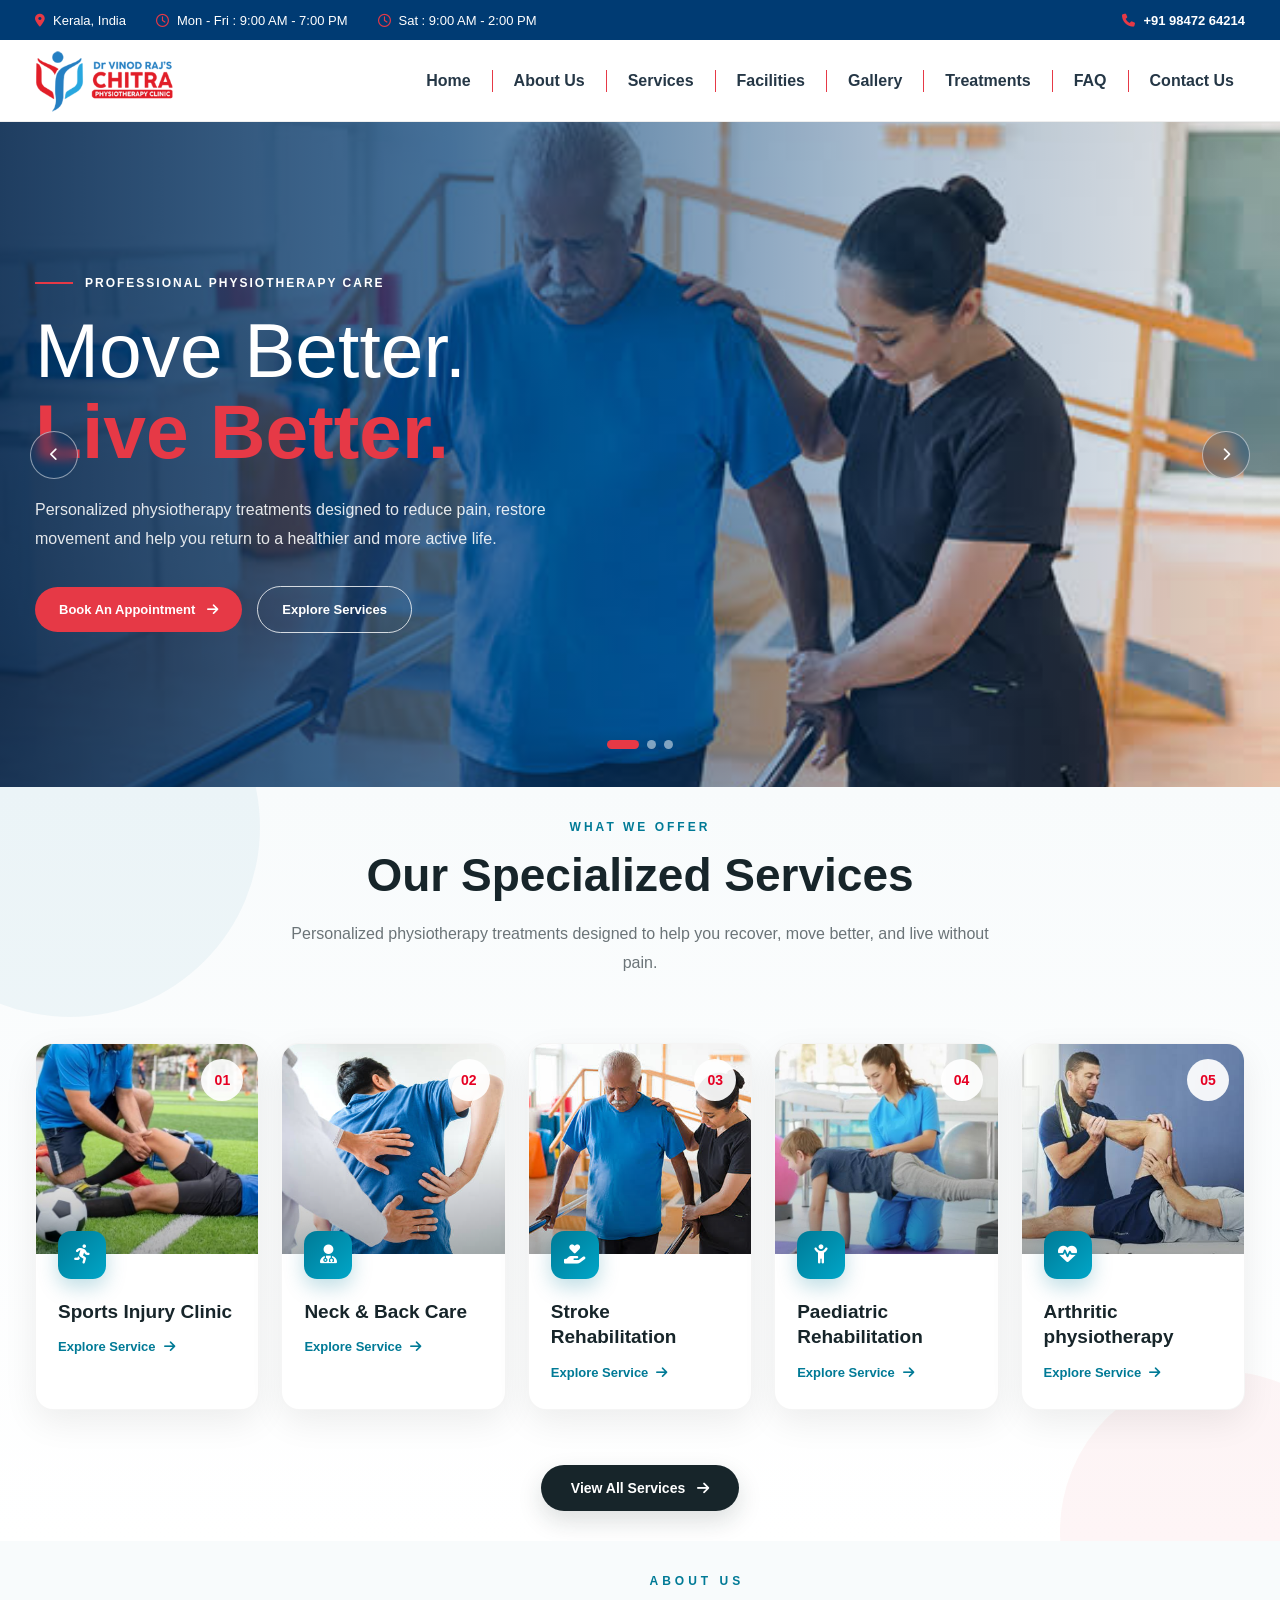
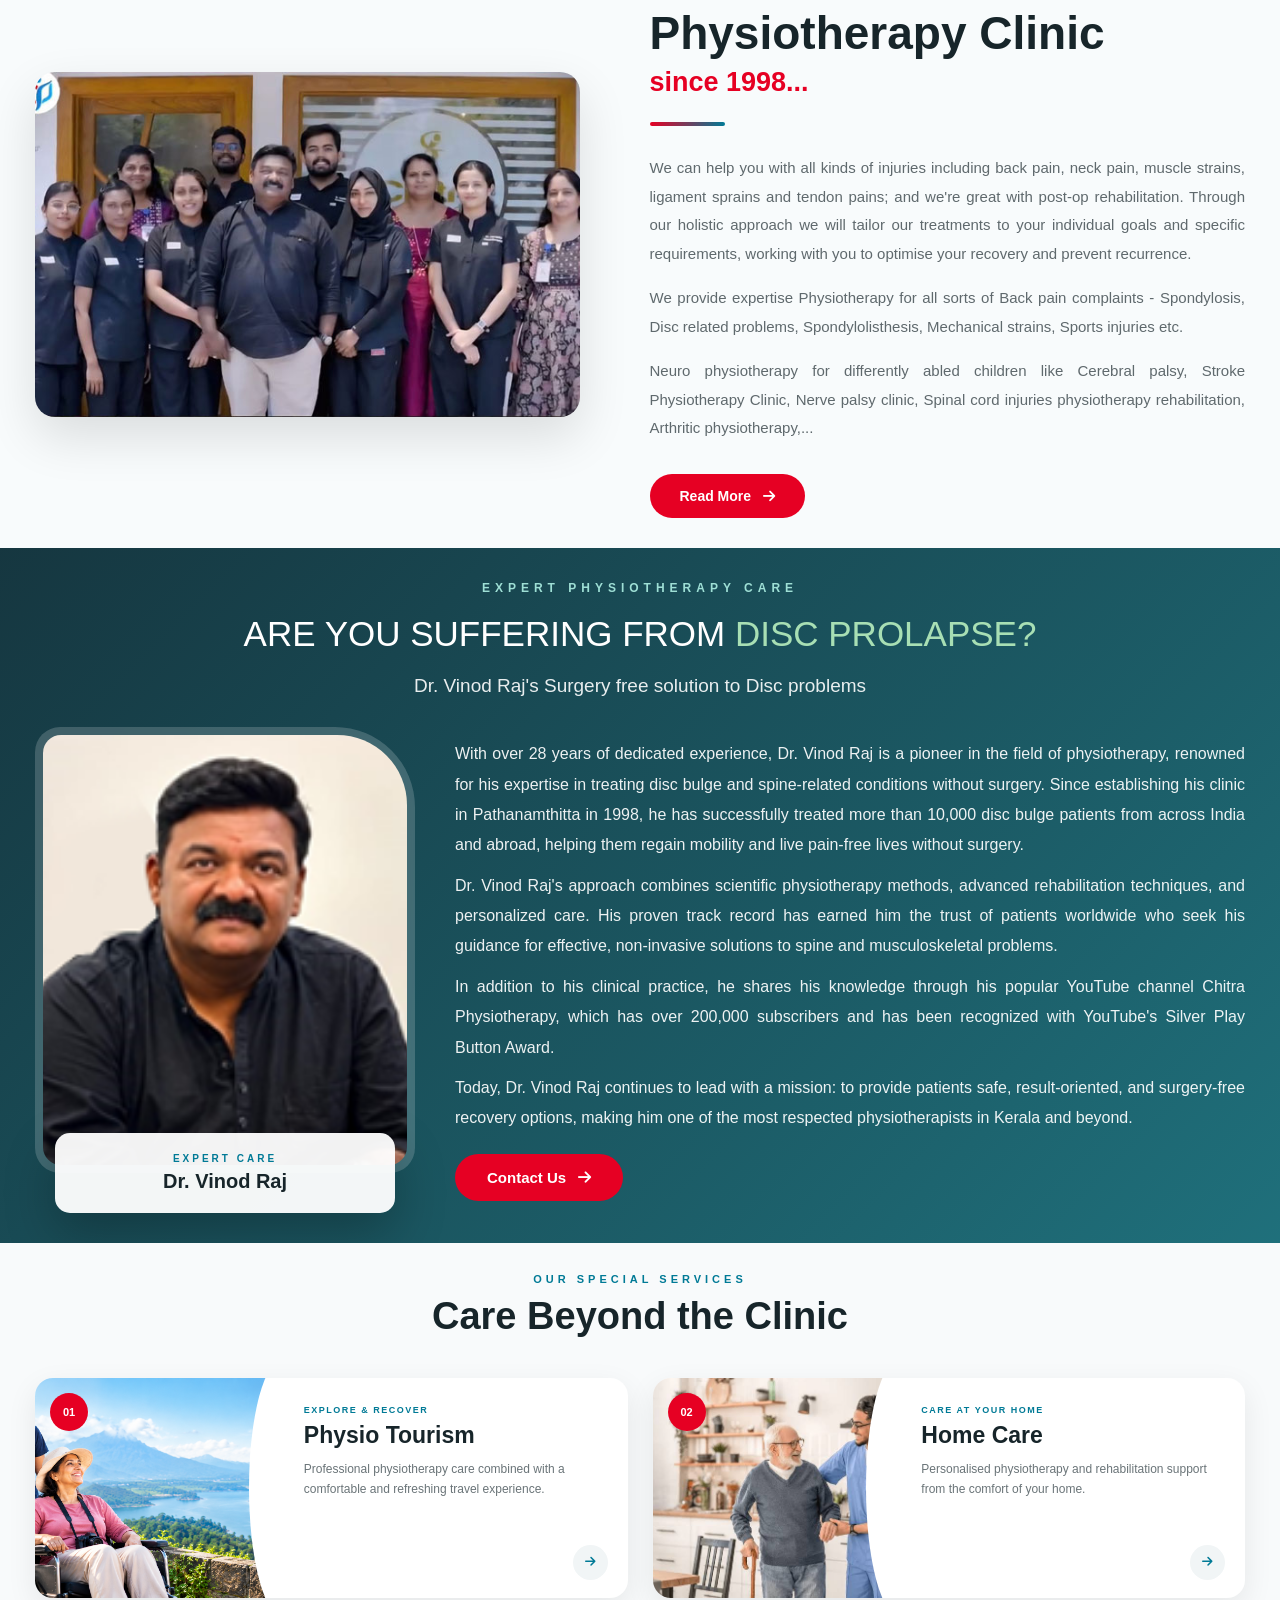
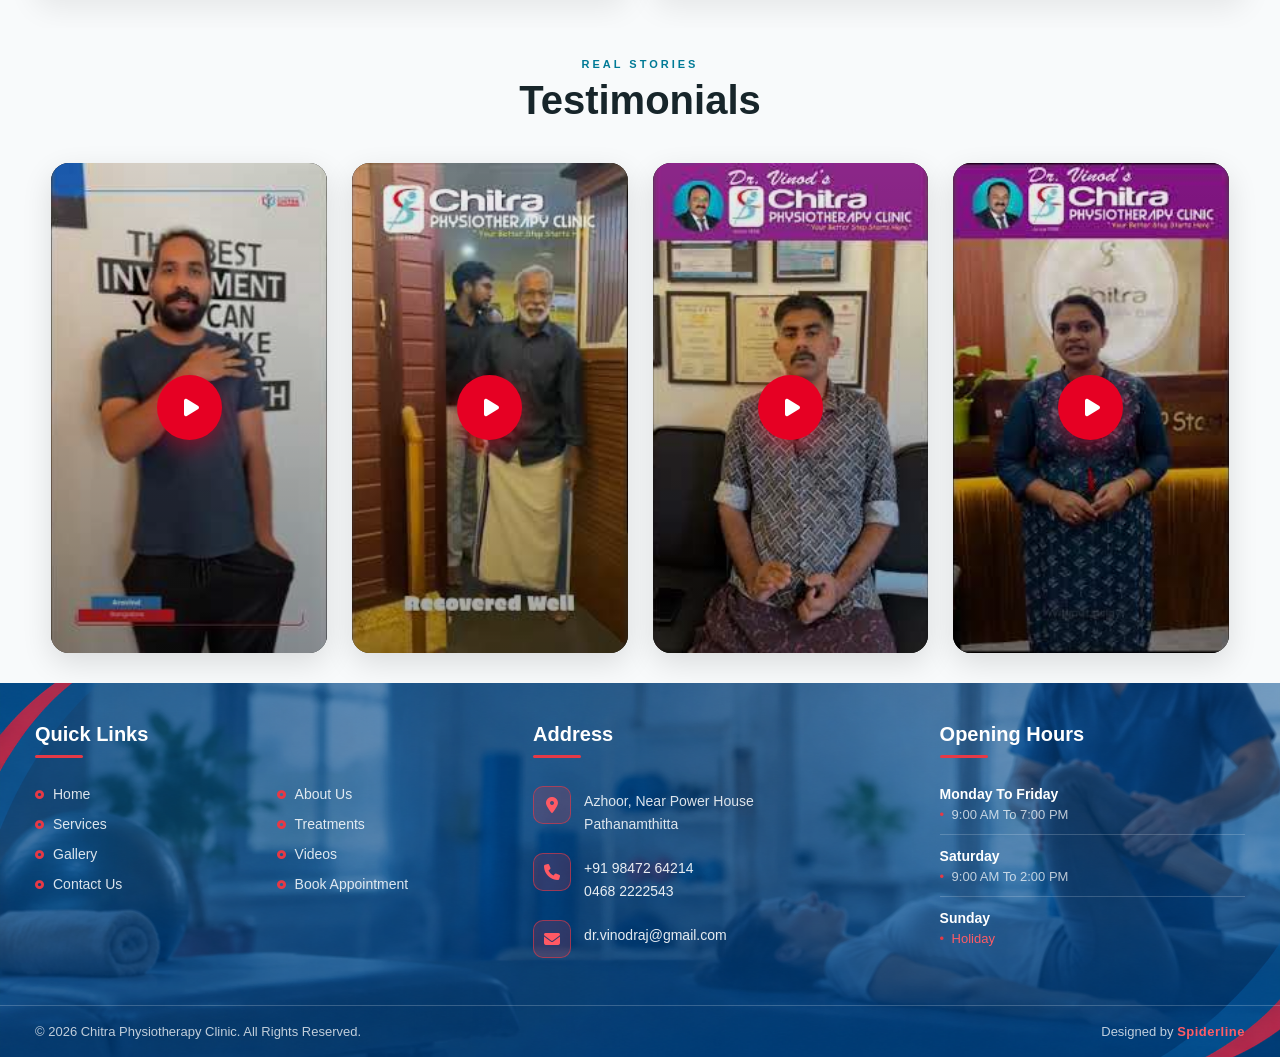
<file: index.html>
<!DOCTYPE html>
<html lang="en">

<head>

    <meta charset="UTF-8">

    <meta name="viewport" content="width=device-width, initial-scale=1.0">

    <title>Chitra Physiotherapy Clinic</title>

    <!-- Google Fonts -->
    <link rel="preconnect" href="https://fonts.googleapis.com">
    <link rel="preconnect" href="https://fonts.gstatic.com" crossorigin>

    <link
        href="https://fonts.googleapis.com/css2?family=DM+Sans:wght@400;500;600;700&family=Playfair+Display:wght@500;600;700&display=swap"
        rel="stylesheet">

    <!-- Font Awesome -->
    <link rel="stylesheet" href="https://cdnjs.cloudflare.com/ajax/libs/font-awesome/6.5.2/css/all.min.css">

    <!-- CSS -->
    <link rel="stylesheet" href="style.css">

</head>


<body>


    <!-- =====================================================
     TOP BAR
===================================================== -->

    <div class="top-bar">

        <div class="container top-container">

            <div class="top-left">

                <span>
                    <i class="fa-solid fa-location-dot"></i>
                    Kerala, India
                </span>

                <span>
                    <i class="fa-regular fa-clock"></i>
                    Mon - Fri : 9:00 AM - 7:00 PM
                </span>
                <span>
                    <i class="fa-regular fa-clock"></i>
                    Sat : 9:00 AM - 2:00 PM
                </span>


            </div>


            <div class="top-right">

                <a href="tel:+919847264214">

                    <i class="fa-solid fa-phone"></i>

                    +91 98472 64214

                </a>

            </div>

        </div>

    </div>



    <!-- =====================================================
     NAVBAR
===================================================== -->

    <header class="header">

        <nav class="navbar">

            <div class="container nav-container">


                <!-- LOGO -->

                <a href="#" class="logo">

                    <div class="logo">

                        <img src="img/logo.png" alt="logo" style="width: 260px; height: auto; ">
                    </div>




                </a>



                <!-- NAVIGATION -->

                <ul class="nav-menu" id="navMenu">

                    <li>
                        <a href="index.html" class="active">
                            Home
                        </a>
                    </li>

                    <li>
                        <a href="about.html">
                            About Us
                        </a>
                    </li>

                    <li>
                        <a href="services.html">
                            Services
                        </a>
                    </li>

                    <li>
                        <a href="facilities.html">
                            Facilities
                        </a>
                    </li>

                    <li>
                        <a href="gallery.html">
                            Gallery
                        </a>
                    </li>

                    <li>
                        <a href="treatments.html">
                            Treatments
                        </a>
                    </li>

                    <li>
                        <a href="#faq">
                            FAQ
                        </a>
                    </li>

                    <li>
                        <a href="#contact">
                            Contact Us
                        </a>
                    </li>

                </ul>



                <!-- BOOK APPOINTMENT -->




                <!-- MOBILE BUTTON -->

                <button class="menu-toggle" id="menuToggle">

                    <i class="fa-solid fa-bars"></i>

                </button>


            </div>

        </nav>

    </header>



    <!-- =====================================================
     HERO / BANNER
===================================================== -->

    <section class="hero" id="home">


        <!-- SLIDER -->

        <div class="slides">


            <!-- ================= SLIDE 1 ================= -->

            <div class="slide active">

                <div class="slide-image" style="background-image: url('img/Stroke\ Rehabilitation.jpg');">
                </div>


                <div class="hero-overlay"></div>


                <div class="container hero-container">

                    <div class="hero-content">


                        <div class="small-title">

                            <span></span>

                            PROFESSIONAL PHYSIOTHERAPY CARE

                        </div>



                        <h1>

                            Move Better.

                            <br>

                            <strong>Live Better.</strong>

                        </h1>



                        <p>

                            Personalized physiotherapy treatments designed
                            to reduce pain, restore movement and help you
                            return to a healthier and more active life.

                        </p>



                        <div class="hero-buttons">

                            <a href="#contact" class="primary-btn">

                                Book An Appointment

                                <i class="fa-solid fa-arrow-right"></i>

                            </a>


                            <a href="#services" class="secondary-btn">

                                Explore Services

                            </a>

                        </div>


                    </div>

                </div>

            </div>



            <!-- ================= SLIDE 2 ================= -->

            <div class="slide">

                <div class="slide-image" style="background-image: url('img/banner1.jpg');">
                </div>


                <div class="hero-overlay"></div>


                <div class="container hero-container">

                    <div class="hero-content">


                        <div class="small-title">

                            <span></span>

                            ADVANCED REHABILITATION

                        </div>



                        <h1>

                            Your Recovery

                            <br>

                            <strong>Starts Here.</strong>

                        </h1>



                        <p>

                            Evidence-based physiotherapy and rehabilitation
                            programs designed around your individual needs
                            and recovery goals.

                        </p>



                        <div class="hero-buttons">

                            <a href="#contact" class="primary-btn">

                                Get Started

                                <i class="fa-solid fa-arrow-right"></i>

                            </a>


                            <a href="#treatments" class="secondary-btn">

                                Our Treatments

                            </a>

                        </div>


                    </div>

                </div>

            </div>



            <!-- ================= SLIDE 3 ================= -->

            <div class="slide">

                <div class="slide-image" style="background-image: url('img/banner2.jpg');">
                </div>


                <div class="hero-overlay"></div>


                <div class="container hero-container">

                    <div class="hero-content">


                        <div class="small-title">

                            <span></span>

                            CARE • COMFORT • RECOVERY

                        </div>



                        <h1>

                            Healing With

                            <br>

                            <strong>Expert Care.</strong>

                        </h1>



                        <p>

                            Modern treatment techniques combined with
                            compassionate care to help you move freely
                            and confidently again.

                        </p>



                        <div class="hero-buttons">

                            <a href="#contact" class="primary-btn">

                                Contact Us

                                <i class="fa-solid fa-arrow-right"></i>

                            </a>


                            <a href="#about" class="secondary-btn">

                                Know More

                            </a>

                        </div>


                    </div>

                </div>

            </div>


        </div>



        <!-- =================================================
         PREVIOUS BUTTON
    ================================================== -->

        <button class="slider-arrow prev" id="prevBtn">

            <i class="fa-solid fa-chevron-left"></i>

        </button>



        <!-- =================================================
         NEXT BUTTON
    ================================================== -->

        <button class="slider-arrow next" id="nextBtn">

            <i class="fa-solid fa-chevron-right"></i>

        </button>



        <!-- =================================================
         DOTS
    ================================================== -->

        <div class="slider-dots">

            <button class="dot active" data-slide="0"></button>

            <button class="dot" data-slide="1"></button>

            <button class="dot" data-slide="2"></button>

        </div>



        <!-- =================================================
         SCROLL INDICATOR
    ================================================== -->




    </section>

    <!-- ================================
     OUR SERVICES SECTION
================================ -->

    <section class="physio-services-section" id="services">

        <!-- Background Shapes -->
        <div class="service-bg-shape shape-one"></div>
        <div class="service-bg-shape shape-two"></div>

        <div class="container">

            <!-- Section Heading -->
            <div class="physio-service-heading service-reveal">

                <span class="service-small-title">
                    WHAT WE OFFER
                </span>

                <h2>Our Specialized Services</h2>

                <p>
                    Personalized physiotherapy treatments designed to help you
                    recover, move better, and live without pain.
                </p>

            </div>


            <!-- Services Grid -->
            <div class="physio-services-grid">


                <!-- CARD 01 -->
                <div class="physio-service-card service-reveal">

                    <div class="service-image">
                        <img src="img/Sports Injury img.jpg" alt="Sports Injury Clinic">

                        <div class="service-number">01</div>
                    </div>

                    <div class="service-card-content">

                        <div class="service-icon">
                            <i class="fa-solid fa-person-running"></i>
                        </div>

                        <h3>Sports Injury Clinic</h3>


                        <a href="#" class="service-link">
                            Explore Service
                            <i class="fa-solid fa-arrow-right"></i>
                        </a>

                    </div>

                </div>


                <!-- CARD 02 -->
                <div class="physio-service-card service-reveal">

                    <div class="service-image">
                        <img src="img/Neck & Back Care.jpg" alt="Neck and Back Care">

                        <div class="service-number">02</div>
                    </div>

                    <div class="service-card-content">

                        <div class="service-icon">
                            <i class="fa-solid fa-user-doctor"></i>
                        </div>

                        <h3>Neck & Back Care</h3>



                        <a href="#" class="service-link">
                            Explore Service
                            <i class="fa-solid fa-arrow-right"></i>
                        </a>

                    </div>

                </div>


                <!-- CARD 03 FEATURED -->
                <div class="physio-service-card service-reveal">



                    <div class="service-image">
                        <img src="img/Stroke Rehabilitation.jpg" alt="Stroke Rehabilitation">

                        <div class="service-number">03</div>
                    </div>

                    <div class="service-card-content">

                        <div class="service-icon">
                            <i class="fa-solid fa-hand-holding-heart"></i>
                        </div>

                        <h3>Stroke Rehabilitation</h3>



                        <a href="#" class="service-link">
                            Explore Service
                            <i class="fa-solid fa-arrow-right"></i>
                        </a>

                    </div>

                </div>


                <!-- CARD 04 -->
                <div class="physio-service-card service-reveal">

                    <div class="service-image">
                        <img src="img/Paediatric Rehabilitation.jpg" alt="Paediatric Rehabilitation">

                        <div class="service-number">04</div>
                    </div>

                    <div class="service-card-content">

                        <div class="service-icon">
                            <i class="fa-solid fa-child-reaching"></i>
                        </div>

                        <h3>Paediatric Rehabilitation</h3>


                        <a href="#" class="service-link">
                            Explore Service
                            <i class="fa-solid fa-arrow-right"></i>
                        </a>

                    </div>

                </div>


                <!-- CARD 05 -->
                <div class="physio-service-card service-reveal">

                    <div class="service-image">
                        <img src="img/Arthritic physiotherapy.jpg" alt="Arthritic Physiotherapy">

                        <div class="service-number">05</div>
                    </div>

                    <div class="service-card-content">

                        <div class="service-icon">
                            <i class="fa-solid fa-heart-pulse"></i>
                        </div>

                        <h3>Arthritic physiotherapy</h3>


                        <a href="#" class="service-link">
                            Explore Service
                            <i class="fa-solid fa-arrow-right"></i>
                        </a>

                    </div>

                </div>

            </div>


            <!-- Bottom Button -->
            <div class="service-bottom-btn service-reveal">

                <a href="#" class="view-all-services">
                    View All Services
                    <i class="fa-solid fa-arrow-right"></i>
                </a>

            </div>

        </div>

    </section>


    <!-- =========================================
     ABOUT US SECTION
========================================= -->

    <section class="cp-about-section">

        <div class="container">

            <div class="cp-about-wrapper">


                <!-- LEFT SIDE IMAGE -->

                <div class="cp-about-image-area">

                    <div class="cp-about-image-box">

                        <img src="img/12.jpg" alt="Chithra Physiotherapy Clinic">

                    </div>

                </div>


                <!-- RIGHT SIDE CONTENT -->

                <div class="cp-about-content-area">


                    <!-- SMALL HEADING -->

                    <span class="cp-about-subtitle">
                        ABOUT US
                    </span>


                    <!-- MAIN HEADING -->

                    <h2>
                        Physiotherapy Clinic
                        <span>since 1998...</span>
                    </h2>


                    <!-- LINE -->

                    <div class="cp-about-line"></div>


                    <!-- CONTENT -->

                    <p>
                        We can help you with all kinds of injuries including back
                        pain, neck pain, muscle strains, ligament sprains and
                        tendon pains; and we're great with post-op rehabilitation.
                        Through our holistic approach we will tailor our treatments
                        to your individual goals and specific requirements, working
                        with you to optimise your recovery and prevent recurrence.
                    </p>


                    <p>
                        We provide expertise Physiotherapy for all sorts of Back
                        pain complaints - Spondylosis, Disc related problems,
                        Spondylolisthesis, Mechanical strains, Sports injuries etc.
                    </p>


                    <p>
                        Neuro physiotherapy for differently abled children like
                        Cerebral palsy, Stroke Physiotherapy Clinic, Nerve palsy
                        clinic, Spinal cord injuries physiotherapy rehabilitation,
                        Arthritic physiotherapy,...
                    </p>


                    <!-- BUTTON -->

                    <a href="#" class="cp-about-button">

                        Read More

                        <i class="fa-solid fa-arrow-right"></i>

                    </a>


                </div>

            </div>

        </div>

    </section>


    <!-- =========================================
     DR VINOD PARALLAX SECTION
========================================= -->

    <section class="dr-parallax-section">

        <!-- Background Overlay -->
        <div class="dr-parallax-overlay"></div>


        <div class="container dr-parallax-container">


            <!-- TOP HEADING -->

            <div class="dr-parallax-heading dr-parallax-reveal">

                <span class="dr-small-title">
                    EXPERT PHYSIOTHERAPY CARE
                </span>

                <h2>
                    ARE YOU SUFFERING FROM
                    <span>DISC PROLAPSE?</span>
                </h2>

                <h4>
                    Dr. Vinod Raj's Surgery free solution to Disc problems
                </h4>

            </div>


            <!-- CONTENT AREA -->

            <div class="dr-parallax-content">


                <!-- DOCTOR IMAGE -->

                <div class="dr-parallax-image dr-parallax-left">

                    <div class="dr-image-border">

                        <img src="img/vinod.png" alt="Dr. Vinod Raj">

                    </div>


                    <div class="dr-name-tag">

                        <span>EXPERT CARE</span>

                        <strong>Dr. Vinod Raj</strong>

                    </div>

                </div>


                <!-- TEXT CONTENT -->

                <div class="dr-parallax-text dr-parallax-right">


                    <p>
                        With over 28 years of dedicated experience, Dr. Vinod Raj
                        is a pioneer in the field of physiotherapy, renowned for
                        his expertise in treating disc bulge and spine-related
                        conditions without surgery. Since establishing his clinic
                        in Pathanamthitta in 1998, he has successfully treated more
                        than 10,000 disc bulge patients from across India and
                        abroad, helping them regain mobility and live pain-free
                        lives without surgery.
                    </p>


                    <p>
                        Dr. Vinod Raj's approach combines scientific physiotherapy
                        methods, advanced rehabilitation techniques, and
                        personalized care. His proven track record has earned him
                        the trust of patients worldwide who seek his guidance for
                        effective, non-invasive solutions to spine and
                        musculoskeletal problems.
                    </p>


                    <p>
                        In addition to his clinical practice, he shares his
                        knowledge through his popular YouTube channel Chitra
                        Physiotherapy, which has over 200,000 subscribers and has
                        been recognized with YouTube's Silver Play Button Award.
                    </p>


                    <p>
                        Today, Dr. Vinod Raj continues to lead with a mission:
                        to provide patients safe, result-oriented, and surgery-free
                        recovery options, making him one of the most respected
                        physiotherapists in Kerala and beyond.
                    </p>


                    <a href="#" class="dr-parallax-button">

                        Contact Us

                        <i class="fa-solid fa-arrow-right"></i>

                    </a>


                </div>

            </div>


        </div>

    </section>



    <!-- =========================================
     COMPACT SPECIAL SERVICES
========================================= -->

    <section class="mini-special-section">

        <div class="container">


            <!-- SECTION HEADING -->

            <div class="mini-special-heading mini-reveal">

                <span>OUR SPECIAL SERVICES</span>

                <h2>Care Beyond the Clinic</h2>

            </div>


            <!-- CARDS -->

            <div class="mini-special-grid">


                <!-- PHYSIO TOURISM -->

                <a href="#" class="mini-special-card mini-left">

                    <div class="mini-card-image">

                        <img src="img/physio.png" alt="Physio Tourism">

                        <div class="mini-image-number">
                            01
                        </div>

                    </div>


                    <div class="mini-card-content">

                        <span>
                            EXPLORE & RECOVER
                        </span>

                        <h3>
                            Physio Tourism
                        </h3>

                        <p>
                            Professional physiotherapy care combined with a
                            comfortable and refreshing travel experience.
                        </p>


                        <div class="mini-card-arrow">

                            <i class="fa-solid fa-arrow-right"></i>

                        </div>

                    </div>

                </a>



                <!-- HOME CARE -->

                <a href="#" class="mini-special-card mini-right">

                    <div class="mini-card-image">

                        <img src="img/home-care.jpg" alt="Home Care">

                        <div class="mini-image-number">
                            02
                        </div>

                    </div>


                    <div class="mini-card-content">

                        <span>
                            CARE AT YOUR HOME
                        </span>

                        <h3>
                            Home Care
                        </h3>

                        <p>
                            Personalised physiotherapy and rehabilitation
                            support from the comfort of your home.
                        </p>


                        <div class="mini-card-arrow">

                            <i class="fa-solid fa-arrow-right"></i>

                        </div>

                    </div>

                </a>


            </div>

        </div>

    </section>



    <section class="video-testimonial-section">

        <div class="video-testimonial-container">

            <div class="video-testimonial-heading">
                <span>REAL STORIES</span>
                <h2>Testimonials</h2>
            </div>


            <div class="video-thumb-grid">

                <!-- VIDEO 1 -->
                <div class="video-thumb-card" data-video="VIDEO_ID_1">

                    <img src="img/youtube1.jpg" alt="Patient Testimonial">

                    <div class="video-thumb-overlay">
                        <div class="video-play-btn">
                            <i class="fa-solid fa-play"></i>
                        </div>
                    </div>

                </div>


                <!-- VIDEO 2 -->
                <div class="video-thumb-card" data-video="VIDEO_ID_2">

                    <img src="img/youtube2.jpg" alt="Patient Testimonial">

                    <div class="video-thumb-overlay">
                        <div class="video-play-btn">
                            <i class="fa-solid fa-play"></i>
                        </div>

                    </div>

                </div>


                <!-- VIDEO 3 -->
                <div class="video-thumb-card" data-video="VIDEO_ID_3">

                    <img src="img/youtube3.jpg" alt="Patient Testimonial">

                    <div class="video-thumb-overlay">

                        <div class="video-play-btn">
                            <i class="fa-solid fa-play"></i>
                        </div>

                    </div>

                </div>


                <!-- VIDEO 4 -->
                <div class="video-thumb-card" data-video="VIDEO_ID_4">

                    <img src="img/youtube4.jpg" alt="Patient Testimonial">

                    <div class="video-thumb-overlay">

                        <div class="video-play-btn">
                            <i class="fa-solid fa-play"></i>
                        </div>

                    </div>

                </div>

            </div>

        </div>

    </section>


    <!-- =========================================
     VIDEO POPUP
========================================= -->

    <div class="testimonial-video-modal">

        <div class="testimonial-modal-box">

            <button class="testimonial-close-btn">
                &times;
            </button>

            <div class="testimonial-video-frame">

                <iframe id="testimonialYoutubeVideo" src="https://www.youtube.com/watch?v=0qOu_YUtWWo"
                    allow="autoplay; encrypted-media" allowfullscreen>
                </iframe>

            </div>

        </div>

    </div>



  <footer class="clinic-new-footer">

    <!-- BACKGROUND IMAGE -->
    <div class="clinic-footer-bg"></div>

    <div class="clinic-footer-content">

        <!-- ================= QUICK LINKS ================= -->

        <div class="clinic-footer-section clinic-quick-section">

            <h3>Quick Links</h3>

            <div class="clinic-quick-links">

                <a href="index.html">
                    <i class="fa-solid fa-circle-dot"></i>
                    Home
                </a>

                <a href="about.html">
                    <i class="fa-solid fa-circle-dot"></i>
                    About Us
                </a>

                <a href="services.html">
                    <i class="fa-solid fa-circle-dot"></i>
                    Services
                </a>

                <a href="treatments.html">
                    <i class="fa-solid fa-circle-dot"></i>
                    Treatments
                </a>

                <a href="gallery.html">
                    <i class="fa-solid fa-circle-dot"></i>
                    Gallery
                </a>

                <a href="videos.html">
                    <i class="fa-solid fa-circle-dot"></i>
                    Videos
                </a>

                <a href="contact.html">
                    <i class="fa-solid fa-circle-dot"></i>
                    Contact Us
                </a>

                <a href="#appointment">
                    <i class="fa-solid fa-circle-dot"></i>
                    Book Appointment
                </a>

            </div>

        </div>


        <!-- ================= ADDRESS ================= -->

        <div class="clinic-footer-section clinic-address-section">

            <h3>Address</h3>


            <div class="footer-info-item">

                <div class="footer-info-icon">
                    <i class="fa-solid fa-location-dot"></i>
                </div>

                <p>
                    Azhoor, Near Power House<br>
                    Pathanamthitta
                </p>

            </div>


            <div class="footer-info-item">

                <div class="footer-info-icon">
                    <i class="fa-solid fa-phone"></i>
                </div>

                <p>
                    <a href="tel:+919847264214">
                        +91 98472 64214
                    </a>
                    <br>
                    <a href="tel:04682222543">
                        0468 2222543
                    </a>
                </p>

            </div>


            <div class="footer-info-item">

                <div class="footer-info-icon">
                    <i class="fa-solid fa-envelope"></i>
                </div>

                <p>
                    <a href="mailto:dr.vinodraj@gmail.com">
                        dr.vinodraj@gmail.com
                    </a>
                </p>

            </div>

        </div>


        <!-- ================= OPENING HOURS ================= -->

        <div class="clinic-footer-section clinic-hours-section">

            <h3>Opening Hours</h3>


            <div class="clinic-hours-box">

                <div class="clinic-hour-row">

                    <span class="day">
                        Monday To Friday
                    </span>

                    <span class="time">
                        9:00 AM To 7:00 PM
                    </span>

                </div>


                <div class="clinic-hour-row">

                    <span class="day">
                        Saturday
                    </span>

                    <span class="time">
                        9:00 AM To 2:00 PM
                    </span>

                </div>


                <div class="clinic-hour-row">

                    <span class="day">
                        Sunday
                    </span>

                    <span class="holiday">
                        Holiday
                    </span>

                </div>

            </div>

        </div>

    </div>


    <!-- ================= FOOTER BOTTOM ================= -->

    <div class="clinic-footer-bottom">

        <p>
            © 2026 Chitra Physiotherapy Clinic. All Rights Reserved.
        </p>

        <p>
            Designed by
            <span><a href="https://spiderline.in/" target="_blank">Spiderline</a></span>
        </p>

    </div>

</footer>



    <script src="script.js"></script>

</body>

</html>
</file>
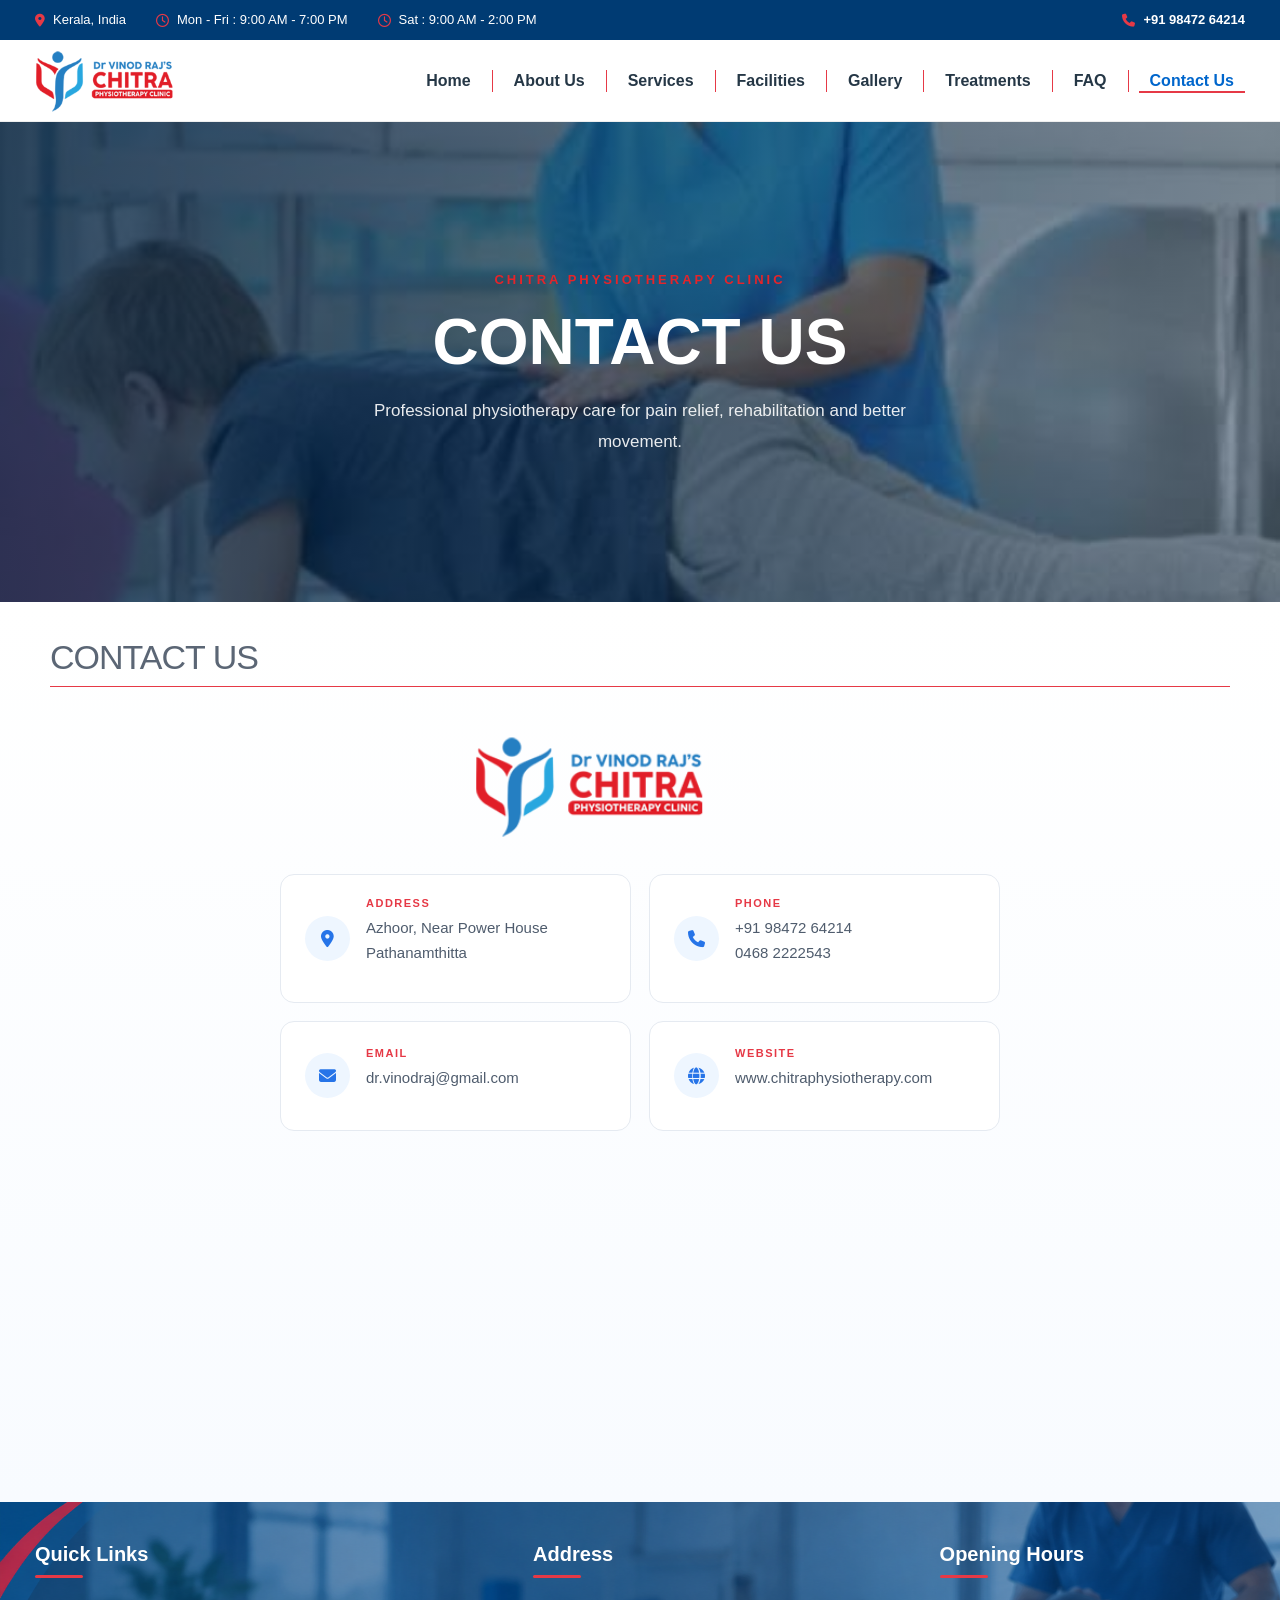
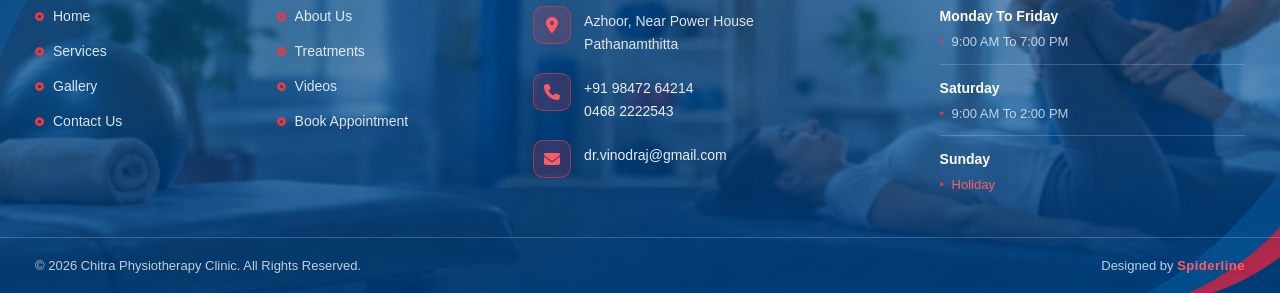
<file: contact.html>
<!DOCTYPE html>
<html lang="en">

<head>

    <meta charset="UTF-8">

    <meta name="viewport" content="width=device-width, initial-scale=1.0">

    <title>Chitra Physiotherapy Clinic</title>

    <!-- Google Fonts -->
    <link rel="preconnect" href="https://fonts.googleapis.com">
    <link rel="preconnect" href="https://fonts.gstatic.com" crossorigin>

    <link
        href="https://fonts.googleapis.com/css2?family=DM+Sans:wght@400;500;600;700&family=Playfair+Display:wght@500;600;700&display=swap"
        rel="stylesheet">
    
           <!-- Bootstrap -->
    <link href="https://cdn.jsdelivr.net/npm/bootstrap@5.3.3/dist/css/bootstrap.min.css"
        rel="stylesheet">
        

    <!-- Font Awesome -->
    <link rel="stylesheet" href="https://cdnjs.cloudflare.com/ajax/libs/font-awesome/6.5.2/css/all.min.css">

    <!-- CSS -->
    <link rel="stylesheet" href="style.css">

</head>


<body>


    <!-- =====================================================
     TOP BAR
===================================================== -->

    <div class="top-bar">

        <div class="container top-container">

            <div class="top-left">

                <span>
                    <i class="fa-solid fa-location-dot"></i>
                    Kerala, India
                </span>

                <span>
                    <i class="fa-regular fa-clock"></i>
                    Mon - Fri : 9:00 AM - 7:00 PM
                </span>
                <span>
                    <i class="fa-regular fa-clock"></i>
                    Sat : 9:00 AM - 2:00 PM
                </span>


            </div>


            <div class="top-right">

                <a href="tel:+919847264214">

                    <i class="fa-solid fa-phone"></i>

                    +91 98472 64214

                </a>

            </div>

        </div>

    </div>



    <!-- =====================================================
     NAVBAR
===================================================== -->

    <header class="header">

        <nav class="navbar">

            <div class="container nav-container">


                <!-- LOGO -->

                <a href="#" class="logo">

                    <div class="logo">

                        <img src="img/logo.png" alt="logo" style="width: 260px; height: auto; ">
                    </div>




                </a>



                <!-- NAVIGATION -->

                <ul class="nav-menu" id="navMenu">

                    <li>
                        <a href="index.html" >
                            Home
                        </a>
                    </li>

                    <li>
                        <a href="about.html">
                            About Us
                        </a>
                    </li>

                    <li>
                        <a href="services.html" >
                            Services
                        </a>
                    </li>

                    <li>
                        <a href="facilities.html">
                            Facilities
                        </a>
                    </li>

                    <li>
                        <a href="gallery.html">
                            Gallery
                        </a>
                    </li>

                    <li>
                        <a href="treatments.html">
                            Treatments
                        </a>
                    </li>

                    <li>
                        <a href="faq.html">
                            FAQ
                        </a>
                    </li>

                    <li>
                        <a href="contact.html" class="active">
                            Contact Us
                        </a>
                    </li>

                </ul>



                <!-- BOOK APPOINTMENT -->




                <!-- MOBILE BUTTON -->

                <button class="menu-toggle" id="menuToggle">

                    <i class="fa-solid fa-bars"></i>

                </button>


            </div>

        </nav>

    </header>





    <!-- =====================================================
                    ABOUT BANNER
    ====================================================== -->

    <section class="cpc-about-hero">

        <img src="img/Paediatric Rehabilitation.jpg"
            alt="About Chitra Physiotherapy Clinic"
            class="cpc-about-hero-image">

        <div class="cpc-about-hero-overlay"></div>

        <div class="cpc-about-hero-content">
            <span>CHITRA PHYSIOTHERAPY CLINIC</span>

            <h1>CONTACT US</h1>

             <p>
            Professional physiotherapy care for pain relief,
            rehabilitation and better movement.
        </p>
        </div>

    </section>



    
<section class="contact-section">

    <div class="contact-container">

        <!-- Heading -->
        <div class="contact-heading">
            <h1>CONTACT US</h1>
            <div class="heading-line"></div>
        </div>


        <!-- Contact Content -->
        <div class="contact-content">

            <!-- Logo -->
            <div class="contact-logo">
                <img src="img/logo.png"
                     alt="Chitra Physiotherapy Clinic">
            </div>


            <!-- Contact Details -->
            <div class="contact-details">


                <!-- Address -->
                <div class="contact-item">

                    <div class="contact-icon">
                        <i class="fa-solid fa-location-dot"></i>
                    </div>

                    <div class="contact-text">
                        <span>Address</span>
                        <p>
                            Azhoor, Near Power House<br>
                            Pathanamthitta
                        </p>
                    </div>

                </div>


                <!-- Phone -->
                <div class="contact-item">

                    <div class="contact-icon">
                        <i class="fa-solid fa-phone"></i>
                    </div>

                    <div class="contact-text">
                        <span>Phone</span>
                        <p>
                            <a href="tel:+919847264214">
                                +91 98472 64214
                            </a>
                            <br>

                            <a href="tel:04682222543">
                                0468 2222543
                            </a>
                        </p>
                    </div>

                </div>


                <!-- Email -->
                <div class="contact-item">

                    <div class="contact-icon">
                        <i class="fa-solid fa-envelope"></i>
                    </div>

                    <div class="contact-text">
                        <span>Email</span>
                        <p>
                            <a href="mailto:dr.vinodraj@gmail.com">
                                dr.vinodraj@gmail.com
                            </a>
                        </p>
                    </div>

                </div>


                <!-- Website -->
                <div class="contact-item">

                    <div class="contact-icon">
                        <i class="fa-solid fa-globe"></i>
                    </div>

                    <div class="contact-text">
                        <span>Website</span>
                        <p>
                            <a href="https://www.chitraphysiotherapy.com"
                               target="_blank">
                                www.chitraphysiotherapy.com
                            </a>
                        </p>
                    </div>

                </div>


            </div>

        </div>

    </div>

</section>










 



  




  

  


   



 



  


  



  <footer class="clinic-new-footer">

    <!-- BACKGROUND IMAGE -->
    <div class="clinic-footer-bg"></div>

    <div class="clinic-footer-content">

        <!-- ================= QUICK LINKS ================= -->

        <div class="clinic-footer-section clinic-quick-section">

            <h3>Quick Links</h3>

            <div class="clinic-quick-links">

                <a href="index.html">
                    <i class="fa-solid fa-circle-dot"></i>
                    Home
                </a>

                <a href="about.html">
                    <i class="fa-solid fa-circle-dot"></i>
                    About Us
                </a>

                <a href="services.html">
                    <i class="fa-solid fa-circle-dot"></i>
                    Services
                </a>

                <a href="treatments.html">
                    <i class="fa-solid fa-circle-dot"></i>
                    Treatments
                </a>

                <a href="gallery.html">
                    <i class="fa-solid fa-circle-dot"></i>
                    Gallery
                </a>

                <a href="videos.html">
                    <i class="fa-solid fa-circle-dot"></i>
                    Videos
                </a>

                <a href="contact.html">
                    <i class="fa-solid fa-circle-dot"></i>
                    Contact Us
                </a>

                <a href="#appointment">
                    <i class="fa-solid fa-circle-dot"></i>
                    Book Appointment
                </a>

            </div>

        </div>


        <!-- ================= ADDRESS ================= -->

        <div class="clinic-footer-section clinic-address-section">

            <h3>Address</h3>


            <div class="footer-info-item">

                <div class="footer-info-icon">
                    <i class="fa-solid fa-location-dot"></i>
                </div>

                <p>
                    Azhoor, Near Power House<br>
                    Pathanamthitta
                </p>

            </div>


            <div class="footer-info-item">

                <div class="footer-info-icon">
                    <i class="fa-solid fa-phone"></i>
                </div>

                <p>
                    <a href="tel:+919847264214">
                        +91 98472 64214
                    </a>
                    <br>
                    <a href="tel:04682222543">
                        0468 2222543
                    </a>
                </p>

            </div>


            <div class="footer-info-item">

                <div class="footer-info-icon">
                    <i class="fa-solid fa-envelope"></i>
                </div>

                <p>
                    <a href="mailto:dr.vinodraj@gmail.com">
                        dr.vinodraj@gmail.com
                    </a>
                </p>

            </div>

        </div>


        <!-- ================= OPENING HOURS ================= -->

        <div class="clinic-footer-section clinic-hours-section">

            <h3>Opening Hours</h3>


            <div class="clinic-hours-box">

                <div class="clinic-hour-row">

                    <span class="day">
                        Monday To Friday
                    </span>

                    <span class="time">
                        9:00 AM To 7:00 PM
                    </span>

                </div>


                <div class="clinic-hour-row">

                    <span class="day">
                        Saturday
                    </span>

                    <span class="time">
                        9:00 AM To 2:00 PM
                    </span>

                </div>


                <div class="clinic-hour-row">

                    <span class="day">
                        Sunday
                    </span>

                    <span class="holiday">
                        Holiday
                    </span>

                </div>

            </div>

        </div>

    </div>


    <!-- ================= FOOTER BOTTOM ================= -->

    <div class="clinic-footer-bottom">

        <p>
            © 2026 Chitra Physiotherapy Clinic. All Rights Reserved.
        </p>

        <p>
            Designed by
            <span><a href="https://spiderline.in/" target="_blank">Spiderline</a></span>
        </p>

    </div>

</footer>

<script src="https://cdn.jsdelivr.net/npm/bootstrap@5.3.3/dist/js/bootstrap.bundle.min.js"></script>

    <script src="script.js"></script>

</body>

</html>
</file>
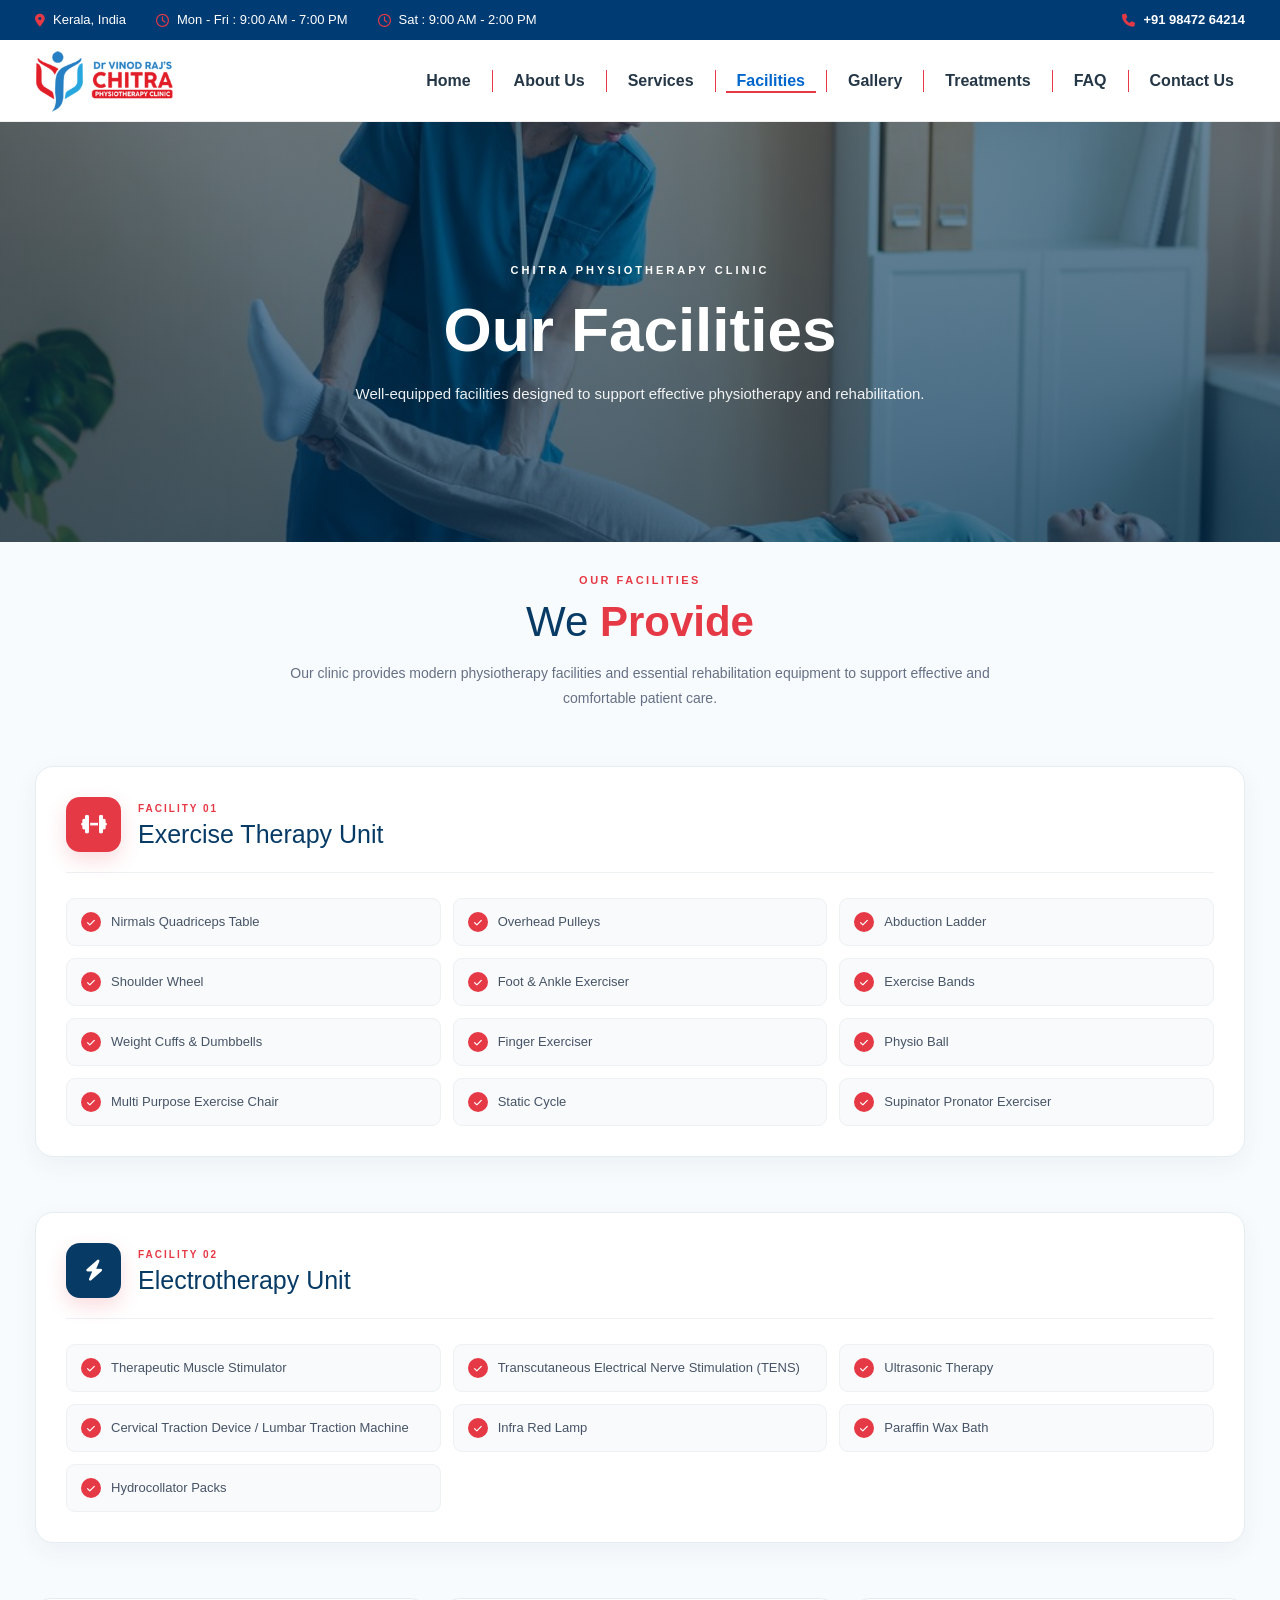
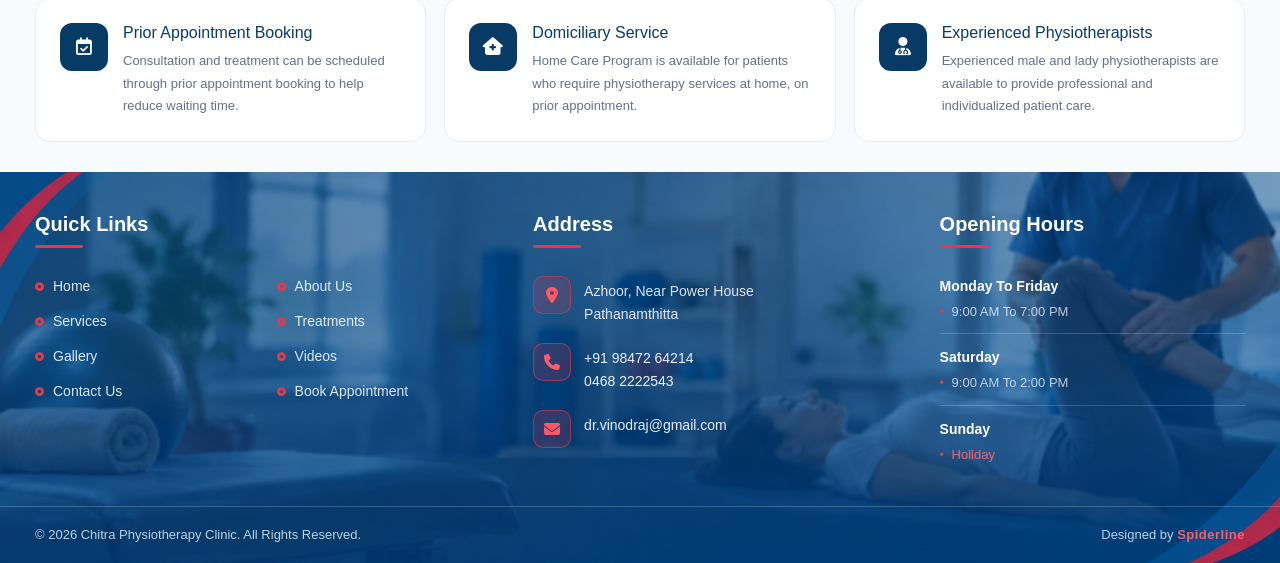
<file: facilities.html>
<!DOCTYPE html>
<html lang="en">

<head>

    <meta charset="UTF-8">

    <meta name="viewport" content="width=device-width, initial-scale=1.0">

    <title>Chitra Physiotherapy Clinic</title>

    <!-- Google Fonts -->
    <link rel="preconnect" href="https://fonts.googleapis.com">
    <link rel="preconnect" href="https://fonts.gstatic.com" crossorigin>

    <link
        href="https://fonts.googleapis.com/css2?family=DM+Sans:wght@400;500;600;700&family=Playfair+Display:wght@500;600;700&display=swap"
        rel="stylesheet">
    
           <!-- Bootstrap -->
    <link href="https://cdn.jsdelivr.net/npm/bootstrap@5.3.3/dist/css/bootstrap.min.css"
        rel="stylesheet">
        

    <!-- Font Awesome -->
    <link rel="stylesheet" href="https://cdnjs.cloudflare.com/ajax/libs/font-awesome/6.5.2/css/all.min.css">

    <!-- CSS -->
    <link rel="stylesheet" href="style.css">

</head>


<body>


    <!-- =====================================================
     TOP BAR
===================================================== -->

    <div class="top-bar">

        <div class="container top-container">

            <div class="top-left">

                <span>
                    <i class="fa-solid fa-location-dot"></i>
                    Kerala, India
                </span>

                <span>
                    <i class="fa-regular fa-clock"></i>
                    Mon - Fri : 9:00 AM - 7:00 PM
                </span>
                <span>
                    <i class="fa-regular fa-clock"></i>
                    Sat : 9:00 AM - 2:00 PM
                </span>


            </div>


            <div class="top-right">

                <a href="tel:+919847264214">

                    <i class="fa-solid fa-phone"></i>

                    +91 98472 64214

                </a>

            </div>

        </div>

    </div>



    <!-- =====================================================
     NAVBAR
===================================================== -->

    <header class="header">

        <nav class="navbar">

            <div class="container nav-container">


                <!-- LOGO -->

                <a href="#" class="logo">

                    <div class="logo">

                        <img src="img/logo.png" alt="logo" style="width: 260px; height: auto; ">
                    </div>




                </a>



                <!-- NAVIGATION -->

                <ul class="nav-menu" id="navMenu">

                    <li>
                        <a href="index.html" >
                            Home
                        </a>
                    </li>

                    <li>
                        <a href="about.html">
                            About Us
                        </a>
                    </li>

                    <li>
                        <a href="services.html" >
                            Services
                        </a>
                    </li>

                    <li>
                        <a href="facilities.html" class="active">
                            Facilities
                        </a>
                    </li>

                    <li>
                        <a href="gallery.html">
                            Gallery
                        </a>
                    </li>

                    <li>
                        <a href="treatments.html">
                            Treatments
                        </a>
                    </li>

                    <li>
                        <a href="faq.html">
                            FAQ
                        </a>
                    </li>

                    <li>
                        <a href="contact.html">
                            Contact Us
                        </a>
                    </li>

                </ul>



                <!-- BOOK APPOINTMENT -->




                <!-- MOBILE BUTTON -->

                <button class="menu-toggle" id="menuToggle">

                    <i class="fa-solid fa-bars"></i>

                </button>


            </div>

        </nav>

    </header>



    

<!-- =====================================================
     FACILITIES BANNER
===================================================== -->

<section class="cpc-facilities-banner">

    <div class="cpc-facilities-overlay"></div>

    <div class="cpc-facilities-banner-content">

        <span>CHITRA PHYSIOTHERAPY CLINIC</span>

        <h1>Our Facilities</h1>

        <p>
            Well-equipped facilities designed to support
            effective physiotherapy and rehabilitation.
        </p>

    </div>

</section>


<!-- =====================================================
     FACILITIES INTRO
===================================================== -->

<section class="cpc-facilities-section">

    <div class="container">

        <div class="cpc-facilities-heading">

            <span>OUR FACILITIES</span>

            <h2>
                We <strong>Provide</strong>
            </h2>

            <p>
                Our clinic provides modern physiotherapy facilities
                and essential rehabilitation equipment to support
                effective and comfortable patient care.
            </p>

        </div>


        <!-- =================================================
             EXERCISE THERAPY UNIT
        ================================================== -->

        <div class="cpc-facility-block">

            <div class="cpc-facility-title">

                <div class="cpc-facility-icon">
                    <i class="fa-solid fa-dumbbell"></i>
                </div>

                <div>
                    <span>FACILITY 01</span>
                    <h3>Exercise Therapy Unit</h3>
                </div>

            </div>


            <div class="cpc-equipment-grid">

                <div class="cpc-equipment-item">
                    <i class="fa-solid fa-check"></i>
                    <span>Nirmals Quadriceps Table</span>
                </div>

                <div class="cpc-equipment-item">
                    <i class="fa-solid fa-check"></i>
                    <span>Overhead Pulleys</span>
                </div>

                <div class="cpc-equipment-item">
                    <i class="fa-solid fa-check"></i>
                    <span>Abduction Ladder</span>
                </div>

                <div class="cpc-equipment-item">
                    <i class="fa-solid fa-check"></i>
                    <span>Shoulder Wheel</span>
                </div>

                <div class="cpc-equipment-item">
                    <i class="fa-solid fa-check"></i>
                    <span>Foot & Ankle Exerciser</span>
                </div>

                <div class="cpc-equipment-item">
                    <i class="fa-solid fa-check"></i>
                    <span>Exercise Bands</span>
                </div>

                <div class="cpc-equipment-item">
                    <i class="fa-solid fa-check"></i>
                    <span>Weight Cuffs & Dumbbells</span>
                </div>

                <div class="cpc-equipment-item">
                    <i class="fa-solid fa-check"></i>
                    <span>Finger Exerciser</span>
                </div>

                <div class="cpc-equipment-item">
                    <i class="fa-solid fa-check"></i>
                    <span>Physio Ball</span>
                </div>

                <div class="cpc-equipment-item">
                    <i class="fa-solid fa-check"></i>
                    <span>Multi Purpose Exercise Chair</span>
                </div>

                <div class="cpc-equipment-item">
                    <i class="fa-solid fa-check"></i>
                    <span>Static Cycle</span>
                </div>

                <div class="cpc-equipment-item">
                    <i class="fa-solid fa-check"></i>
                    <span>Supinator Pronator Exerciser</span>
                </div>

            </div>

        </div>


        <!-- =================================================
             ELECTROTHERAPY UNIT
        ================================================== -->

        <div class="cpc-facility-block">

            <div class="cpc-facility-title">

                <div class="cpc-facility-icon cpc-electro-icon">
                    <i class="fa-solid fa-bolt"></i>
                </div>

                <div>
                    <span>FACILITY 02</span>
                    <h3>Electrotherapy Unit</h3>
                </div>

            </div>


            <div class="cpc-equipment-grid">

                <div class="cpc-equipment-item">
                    <i class="fa-solid fa-check"></i>
                    <span>Therapeutic Muscle Stimulator</span>
                </div>

                <div class="cpc-equipment-item">
                    <i class="fa-solid fa-check"></i>
                    <span>
                        Transcutaneous Electrical Nerve
                        Stimulation (TENS)
                    </span>
                </div>

                <div class="cpc-equipment-item">
                    <i class="fa-solid fa-check"></i>
                    <span>Ultrasonic Therapy</span>
                </div>

                <div class="cpc-equipment-item">
                    <i class="fa-solid fa-check"></i>
                    <span>
                        Cervical Traction Device /
                        Lumbar Traction Machine
                    </span>
                </div>

                <div class="cpc-equipment-item">
                    <i class="fa-solid fa-check"></i>
                    <span>Infra Red Lamp</span>
                </div>

                <div class="cpc-equipment-item">
                    <i class="fa-solid fa-check"></i>
                    <span>Paraffin Wax Bath</span>
                </div>

                <div class="cpc-equipment-item">
                    <i class="fa-solid fa-check"></i>
                    <span>Hydrocollator Packs</span>
                </div>

            </div>

        </div>


        <!-- =================================================
             OTHER FACILITIES
        ================================================== -->

        <div class="cpc-other-facilities">

            <div class="cpc-other-card">

                <div class="cpc-other-icon">
                    <i class="fa-regular fa-calendar-check"></i>
                </div>

                <div>
                    <h3>Prior Appointment Booking</h3>

                    <p>
                        Consultation and treatment can be scheduled
                        through prior appointment booking to help
                        reduce waiting time.
                    </p>
                </div>

            </div>


            <div class="cpc-other-card">

                <div class="cpc-other-icon">
                    <i class="fa-solid fa-house-medical"></i>
                </div>

                <div>
                    <h3>Domiciliary Service</h3>

                    <p>
                        Home Care Program is available for patients
                        who require physiotherapy services at home,
                        on prior appointment.
                    </p>
                </div>

            </div>


            <div class="cpc-other-card">

                <div class="cpc-other-icon">
                    <i class="fa-solid fa-user-doctor"></i>
                </div>

                <div>
                    <h3>Experienced Physiotherapists</h3>

                    <p>
                        Experienced male and lady physiotherapists
                        are available to provide professional and
                        individualized patient care.
                    </p>
                </div>

            </div>

        </div>

    </div>

</section>








  <footer class="clinic-new-footer">

    <!-- BACKGROUND IMAGE -->
    <div class="clinic-footer-bg"></div>

    <div class="clinic-footer-content">

        <!-- ================= QUICK LINKS ================= -->

        <div class="clinic-footer-section clinic-quick-section">

            <h3>Quick Links</h3>

            <div class="clinic-quick-links">

                <a href="index.html">
                    <i class="fa-solid fa-circle-dot"></i>
                    Home
                </a>

                <a href="about.html">
                    <i class="fa-solid fa-circle-dot"></i>
                    About Us
                </a>

                <a href="services.html">
                    <i class="fa-solid fa-circle-dot"></i>
                    Services
                </a>

                <a href="treatments.html">
                    <i class="fa-solid fa-circle-dot"></i>
                    Treatments
                </a>

                <a href="gallery.html">
                    <i class="fa-solid fa-circle-dot"></i>
                    Gallery
                </a>

                <a href="videos.html">
                    <i class="fa-solid fa-circle-dot"></i>
                    Videos
                </a>

                <a href="contact.html">
                    <i class="fa-solid fa-circle-dot"></i>
                    Contact Us
                </a>

                <a href="#appointment">
                    <i class="fa-solid fa-circle-dot"></i>
                    Book Appointment
                </a>

            </div>

        </div>


        <!-- ================= ADDRESS ================= -->

        <div class="clinic-footer-section clinic-address-section">

            <h3>Address</h3>


            <div class="footer-info-item">

                <div class="footer-info-icon">
                    <i class="fa-solid fa-location-dot"></i>
                </div>

                <p>
                    Azhoor, Near Power House<br>
                    Pathanamthitta
                </p>

            </div>


            <div class="footer-info-item">

                <div class="footer-info-icon">
                    <i class="fa-solid fa-phone"></i>
                </div>

                <p>
                    <a href="tel:+919847264214">
                        +91 98472 64214
                    </a>
                    <br>
                    <a href="tel:04682222543">
                        0468 2222543
                    </a>
                </p>

            </div>


            <div class="footer-info-item">

                <div class="footer-info-icon">
                    <i class="fa-solid fa-envelope"></i>
                </div>

                <p>
                    <a href="mailto:dr.vinodraj@gmail.com">
                        dr.vinodraj@gmail.com
                    </a>
                </p>

            </div>

        </div>


        <!-- ================= OPENING HOURS ================= -->

        <div class="clinic-footer-section clinic-hours-section">

            <h3>Opening Hours</h3>


            <div class="clinic-hours-box">

                <div class="clinic-hour-row">

                    <span class="day">
                        Monday To Friday
                    </span>

                    <span class="time">
                        9:00 AM To 7:00 PM
                    </span>

                </div>


                <div class="clinic-hour-row">

                    <span class="day">
                        Saturday
                    </span>

                    <span class="time">
                        9:00 AM To 2:00 PM
                    </span>

                </div>


                <div class="clinic-hour-row">

                    <span class="day">
                        Sunday
                    </span>

                    <span class="holiday">
                        Holiday
                    </span>

                </div>

            </div>

        </div>

    </div>


    <!-- ================= FOOTER BOTTOM ================= -->

    <div class="clinic-footer-bottom">

        <p>
            © 2026 Chitra Physiotherapy Clinic. All Rights Reserved.
        </p>

        <p>
            Designed by
            <span><a href="https://spiderline.in/" target="_blank">Spiderline</a></span>
        </p>

    </div>

</footer>

<script src="https://cdn.jsdelivr.net/npm/bootstrap@5.3.3/dist/js/bootstrap.bundle.min.js"></script>

    <script src="script.js"></script>

</body>

</html>
</file>
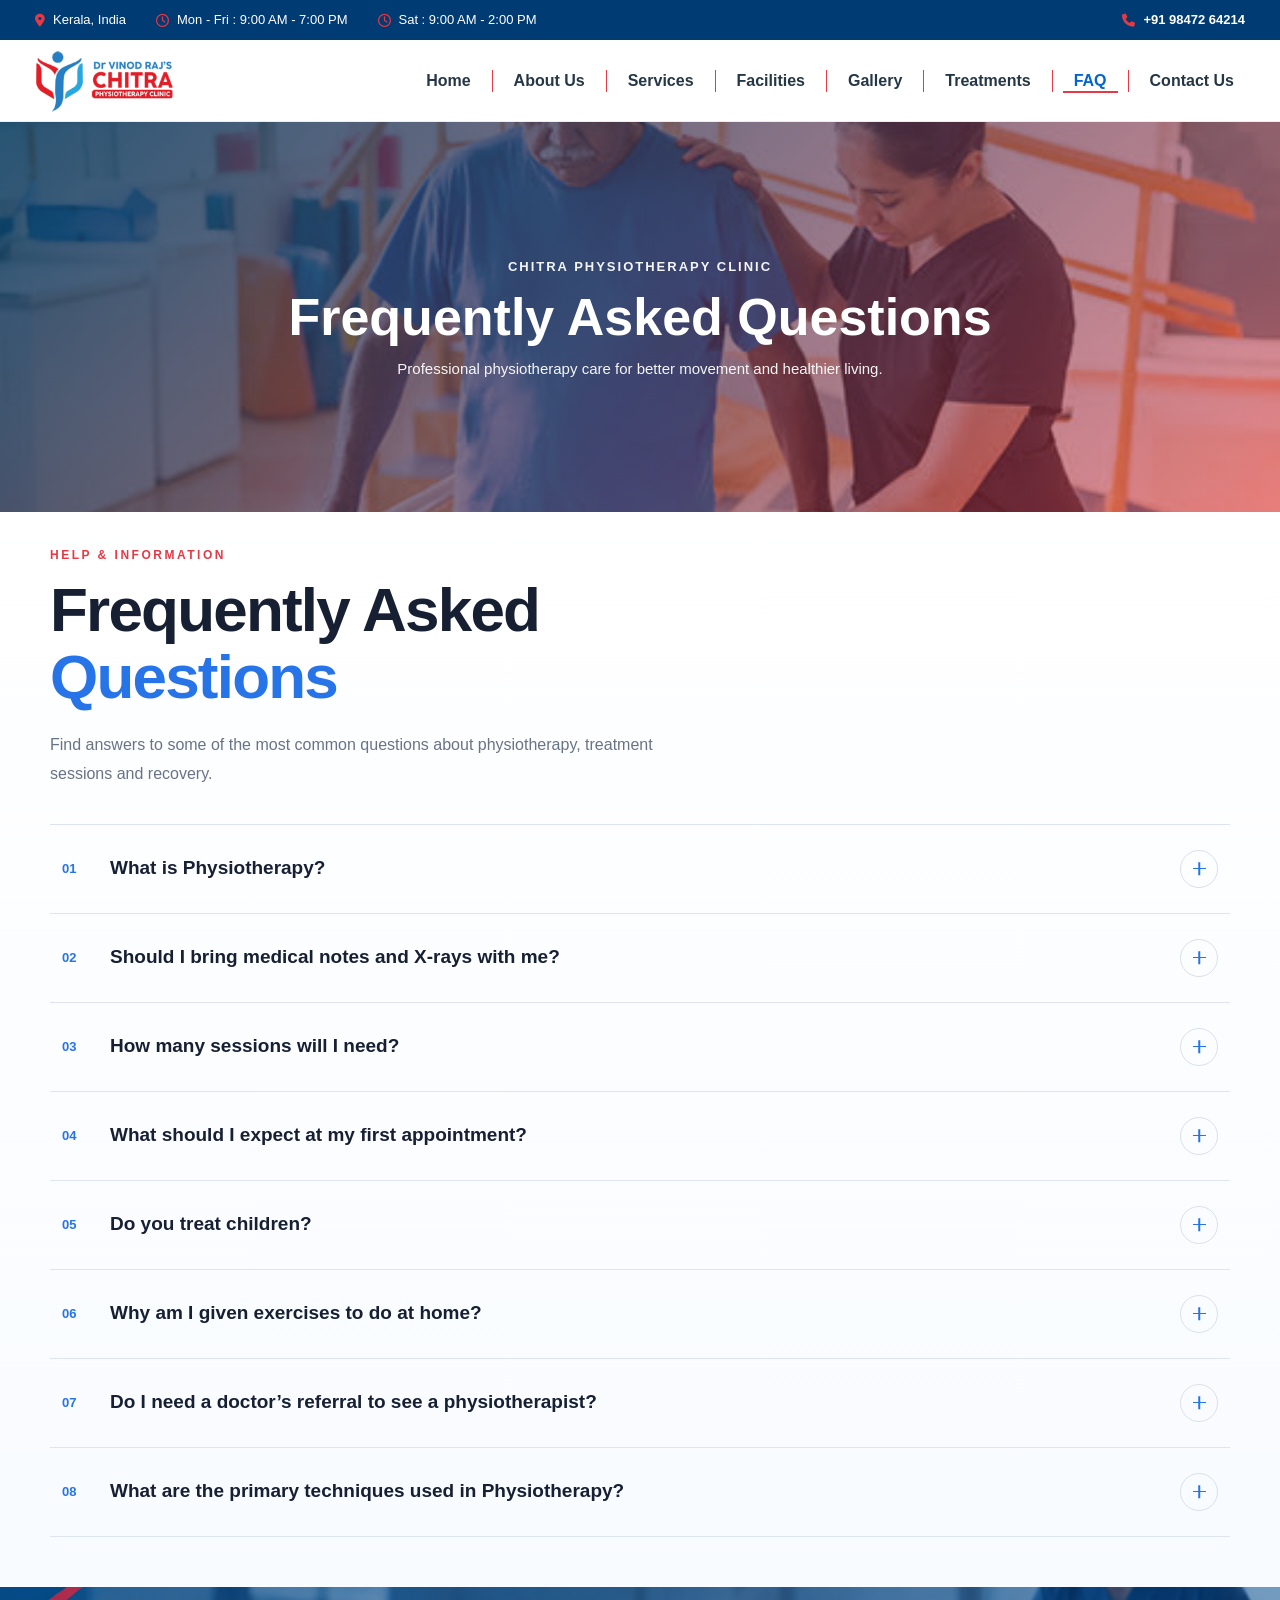
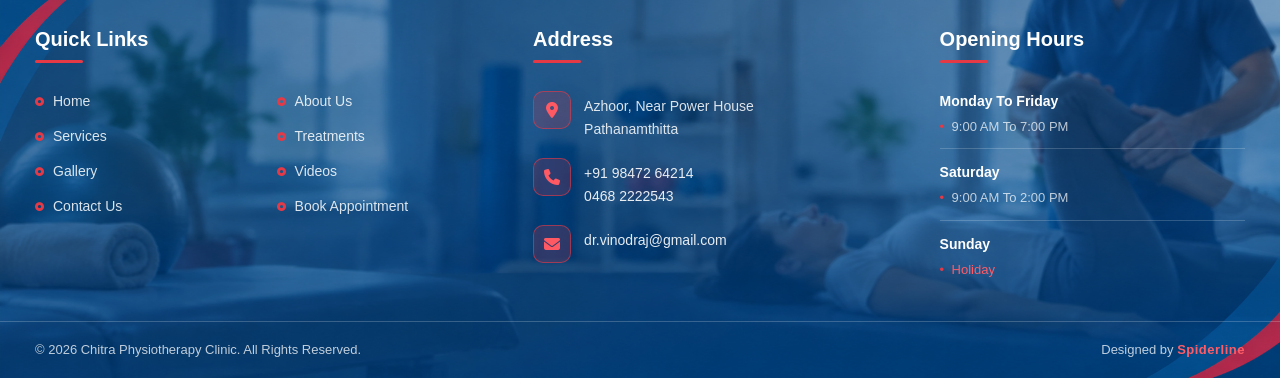
<file: faq.html>
<!DOCTYPE html>
<html lang="en">

<head>

    <meta charset="UTF-8">

    <meta name="viewport" content="width=device-width, initial-scale=1.0">

    <title>Chitra Physiotherapy Clinic</title>

    <!-- Google Fonts -->
    <link rel="preconnect" href="https://fonts.googleapis.com">
    <link rel="preconnect" href="https://fonts.gstatic.com" crossorigin>

    <link
        href="https://fonts.googleapis.com/css2?family=DM+Sans:wght@400;500;600;700&family=Playfair+Display:wght@500;600;700&display=swap"
        rel="stylesheet">
    
           <!-- Bootstrap -->
    <link href="https://cdn.jsdelivr.net/npm/bootstrap@5.3.3/dist/css/bootstrap.min.css"
        rel="stylesheet">
        

    <!-- Font Awesome -->
    <link rel="stylesheet" href="https://cdnjs.cloudflare.com/ajax/libs/font-awesome/6.5.2/css/all.min.css">

    <!-- CSS -->
    <link rel="stylesheet" href="style.css">

</head>


<body>


    <!-- =====================================================
     TOP BAR
===================================================== -->

    <div class="top-bar">

        <div class="container top-container">

            <div class="top-left">

                <span>
                    <i class="fa-solid fa-location-dot"></i>
                    Kerala, India
                </span>

                <span>
                    <i class="fa-regular fa-clock"></i>
                    Mon - Fri : 9:00 AM - 7:00 PM
                </span>
                <span>
                    <i class="fa-regular fa-clock"></i>
                    Sat : 9:00 AM - 2:00 PM
                </span>


            </div>


            <div class="top-right">

                <a href="tel:+919847264214">

                    <i class="fa-solid fa-phone"></i>

                    +91 98472 64214

                </a>

            </div>

        </div>

    </div>



    <!-- =====================================================
     NAVBAR
===================================================== -->

    <header class="header">

        <nav class="navbar">

            <div class="container nav-container">


                <!-- LOGO -->

                <a href="#" class="logo">

                    <div class="logo">

                        <img src="img/logo.png" alt="logo" style="width: 260px; height: auto; ">
                    </div>




                </a>



                <!-- NAVIGATION -->

                <ul class="nav-menu" id="navMenu">

                    <li>
                        <a href="index.html" >
                            Home
                        </a>
                    </li>

                    <li>
                        <a href="about.html">
                            About Us
                        </a>
                    </li>

                    <li>
                        <a href="services.html" >
                            Services
                        </a>
                    </li>

                    <li>
                        <a href="facilities.html">
                            Facilities
                        </a>
                    </li>

                    <li>
                        <a href="gallery.html">
                            Gallery
                        </a>
                    </li>

                    <li>
                        <a href="treatments.html" >
                            Treatments
                        </a>
                    </li>

                    <li>
                        <a href="faq.html" class="active">
                            FAQ
                        </a>
                    </li>

                    <li>
                        <a href="contact.html">
                            Contact Us
                        </a>
                    </li>

                </ul>



                <!-- BOOK APPOINTMENT -->




                <!-- MOBILE BUTTON -->

                <button class="menu-toggle" id="menuToggle">

                    <i class="fa-solid fa-bars"></i>

                </button>


            </div>

        </nav>

    </header>

    
    <section class="cpc-treatment-banner">

        <div class="cpc-treatment-banner-overlay"></div>

        <div class="cpc-treatment-banner-content">

            <span>CHITRA PHYSIOTHERAPY CLINIC</span>

              <h1>
                Frequently Asked Questions
            </h1>

            <p>
                Professional physiotherapy care for better movement
                and healthier living.
            </p>

        </div>

    </section>

<section class="faq-section">

    <div class="faq-container">

        <!-- SECTION HEADING -->
        <div class="faq-heading">
            <span class="faq-small-title">HELP & INFORMATION</span>

            <h1>
                Frequently Asked
                <span>Questions</span>
            </h1>

            <p>
                Find answers to some of the most common questions
                about physiotherapy, treatment sessions and recovery.
            </p>
        </div>


        <!-- FAQ LIST -->
        <div class="faq-list">


            <!-- FAQ 01 -->
            <div class="faq-item">

                <button class="faq-question">
                    <span class="question-number">01</span>

                    <span class="question-text">
                        What is Physiotherapy?
                    </span>

                    <span class="faq-icon">
                        <span></span>
                        <span></span>
                    </span>
                </button>


                <div class="faq-answer">

                    <div class="answer-content">

                        <p>
                            Physiotherapy helps restore function and movement to as near normal as possible when a person is affected by an injury, illness, developmental or other disability.
                        </p>

                        <p>
                            Physiotherapists at Chitra Physiotherapy Clinic use a wide variety of treatment techniques such as manipulations, mobilisations, modalities and exercises to get you back as quickly as possible.
                        </p>

                        <p class="answer-intro">
                            The most common conditions we treat are:
                        </p>

                        <ul class="faq-bullet-list">
                            <li>Sports injuries</li>
                            <li>Pre and post-surgery assessment and rehabilitation</li>
                            <li>Neck pain</li>
                            <li>Lower back pain</li>
                            <li>Joint problems</li>
                            <li>Work related postural problems</li>
                            <li>Stroke rehabilitation</li>
                            <li>Spinal cord injury rehabilitation</li>
                            <li>Nerve palsy</li>
                            <li>Delayed milestones in children</li>
                            <li>Cerebral palsy</li>
                        </ul>

                    </div>

                </div>

            </div>


            <!-- FAQ 02 -->
            <div class="faq-item">

                <button class="faq-question">

                    <span class="question-number">02</span>

                    <span class="question-text">
                        Should I bring medical notes and X-rays with me?
                    </span>

                    <span class="faq-icon">
                        <span></span>
                        <span></span>
                    </span>

                </button>


                <div class="faq-answer">

                    <div class="answer-content">

                        <p>
                            Yes, if you have possession of any medical notes, letters or investigations such as X-rays or scans then please bring them along.
                        </p>

                        <p>
                            It is not a problem if you don’t have them. If your therapist would like more information, with your consent, they can write and request these.
                        </p>

                    </div>

                </div>

            </div>


            <!-- FAQ 03 -->
            <div class="faq-item">

                <button class="faq-question">

                    <span class="question-number">03</span>

                    <span class="question-text">
                        How many sessions will I need?
                    </span>

                    <span class="faq-icon">
                        <span></span>
                        <span></span>
                    </span>

                </button>


                <div class="faq-answer">

                    <div class="answer-content">

                        <p>
                            This can vary and will depend on a number of factors such as the problem and its severity.
                        </p>

                        <p>
                            Sometimes it is more effective to see you more frequently, and with other cases appointments are weekly or fortnightly.
                        </p>

                        <p>
                            Rate of recovery will also depend on other factors such as your general health, age and how frequently you perform your exercises in between treatment sessions.
                        </p>

                        <p>
                            Your physiotherapist will be able to give you an opinion on how many sessions are likely to be necessary at your first appointment.
                        </p>

                    </div>

                </div>

            </div>


            <!-- FAQ 04 -->
            <div class="faq-item">

                <button class="faq-question">

                    <span class="question-number">04</span>

                    <span class="question-text">
                        What should I expect at my first appointment?
                    </span>

                    <span class="faq-icon">
                        <span></span>
                        <span></span>
                    </span>

                </button>


                <div class="faq-answer">

                    <div class="answer-content">

                        <p>
                            The first appointment will include both assessment and treatment.
                        </p>

                        <p>
                            It is usually longer in time to allow for detailed discussion and questioning with the therapist so as to ascertain what the problem is and to help understand how the problem affects you personally.
                        </p>

                        <p>
                            They will perform an examination to assist diagnosis, investigate contributing factors and make baseline measurements against which improvement can be measured.
                        </p>

                        <p>
                            The treatment plan will then be explained and will usually be commenced in the first session.
                        </p>

                    </div>

                </div>

            </div>


            <!-- FAQ 05 -->
            <div class="faq-item">

                <button class="faq-question">

                    <span class="question-number">05</span>

                    <span class="question-text">
                        Do you treat children?
                    </span>

                    <span class="faq-icon">
                        <span></span>
                        <span></span>
                    </span>

                </button>


                <div class="faq-answer">

                    <div class="answer-content">

                        <p>
                            Yes, we treat many different neurological, orthopaedic problems and injuries in children of all ages.
                        </p>

                        <p>
                            In all cases, children under the age of 16 must be accompanied to the initial appointment by a parent or legal guardian for reasons relating to medical consent.
                        </p>

                    </div>

                </div>

            </div>


            <!-- FAQ 06 -->
            <div class="faq-item">

                <button class="faq-question">

                    <span class="question-number">06</span>

                    <span class="question-text">
                        Why am I given exercises to do at home?
                    </span>

                    <span class="faq-icon">
                        <span></span>
                        <span></span>
                    </span>

                </button>


                <div class="faq-answer">

                    <div class="answer-content">

                        <p>
                            Your therapist may prescribe exercises for you to do at home, such as strengthening and stretching exercises.
                        </p>

                        <p>
                            Sometimes these are exercises that will help relieve your symptoms, and sometimes they are directed at promoting healing or addressing the cause.
                        </p>

                    </div>

                </div>

            </div>


            <!-- FAQ 07 -->
            <div class="faq-item">

                <button class="faq-question">

                    <span class="question-number">07</span>

                    <span class="question-text">
                        Do I need a doctor’s referral to see a physiotherapist?
                    </span>

                    <span class="faq-icon">
                        <span></span>
                        <span></span>
                    </span>

                </button>


                <div class="faq-answer">

                    <div class="answer-content">

                        <p>
                            No, a doctor’s referral is not required; however referrals from your doctor or other treating professional are always welcome.
                        </p>

                    </div>

                </div>

            </div>


            <!-- FAQ 08 -->
            <div class="faq-item">

                <button class="faq-question">

                    <span class="question-number">08</span>

                    <span class="question-text">
                        What are the primary techniques used in Physiotherapy?
                    </span>

                    <span class="faq-icon">
                        <span></span>
                        <span></span>
                    </span>

                </button>


                <div class="faq-answer">

                    <div class="answer-content techniques-content">


                        <!-- TECHNIQUE 01 -->
                        <div class="technique">

                            <h3>Exercise Therapy</h3>

                            <p>
                                Exercise therapy is a key component of your physiotherapy treatment and may include exercises to improve strength, endurance and flexibility.
                            </p>

                            <p>
                                Balance training, postural re-education and core stabilization exercises will also be a part of your physiotherapy treatment plan.
                            </p>

                            <p>
                                Your in-clinic and at-home exercise programs will be progressed at precisely the right time. You will be given written and pictorial exercise sheets so that you can easily complete your home program.
                            </p>

                        </div>


                        <!-- TECHNIQUE 02 -->
                        <div class="technique">

                            <h3>Manual Therapy</h3>

                            <p>
                                Specific hands-on techniques used to put pressure on muscle tissue and mobilize/manipulate joints to decrease pain, muscle spasm, muscle tension or joint dysfunction.
                            </p>

                        </div>


                        <!-- TECHNIQUE 03 -->
                        <div class="technique">

                            <h3>
                                Interferential Current (IFC) and Pre-modulated Current
                            </h3>

                            <p>
                                Electrotherapy currents are delivered through two or four electrodes to stimulate nerves and local endorphin release and repair tissues.
                            </p>

                            <p>
                                Electrotherapy increases local blood flow and helps to reduce pain and edema.
                            </p>

                        </div>


                        <!-- TECHNIQUE 04 -->
                        <div class="technique">

                            <h3>
                                Neuromuscular Electrical Stimulation (NMES)
                            </h3>

                            <p>
                                NMES is used in conjunction with active exercise to maximize muscle-fibre recruitment, re-educate muscle timing and override the inhibiting effects of pain.
                            </p>

                            <p>
                                It involves a mild electrical current placed over a specific muscle to produce a contraction while you complete functional strengthening exercises.
                            </p>

                        </div>


                        <!-- TECHNIQUE 05 -->
                        <div class="technique">

                            <h3>Ultrasound</h3>

                            <p>
                                Ultrasound involves low-frequency sound waves to facilitate healing at a cellular level, increase soft tissue extensibility, reduce inflammation, break up scar tissue, improve blood flow and increase metabolism.
                            </p>

                        </div>


                        <!-- TECHNIQUE 06 -->
                        <div class="technique">

                            <h3>Heat and Cryotherapy</h3>

                            <p>
                                Hot or cold packs are used in conjunction with other treatments to relax muscles, decrease inflammation and reduce pain and stiffness.
                            </p>

                        </div>


                    </div>

                </div>

            </div>


        </div>

    </div>

</section>


  



  <footer class="clinic-new-footer">

    <!-- BACKGROUND IMAGE -->
    <div class="clinic-footer-bg"></div>

    <div class="clinic-footer-content">

        <!-- ================= QUICK LINKS ================= -->

        <div class="clinic-footer-section clinic-quick-section">

            <h3>Quick Links</h3>

            <div class="clinic-quick-links">

                <a href="index.html">
                    <i class="fa-solid fa-circle-dot"></i>
                    Home
                </a>

                <a href="about.html">
                    <i class="fa-solid fa-circle-dot"></i>
                    About Us
                </a>

                <a href="services.html">
                    <i class="fa-solid fa-circle-dot"></i>
                    Services
                </a>

                <a href="treatments.html">
                    <i class="fa-solid fa-circle-dot"></i>
                    Treatments
                </a>

                <a href="gallery.html">
                    <i class="fa-solid fa-circle-dot"></i>
                    Gallery
                </a>

                <a href="videos.html">
                    <i class="fa-solid fa-circle-dot"></i>
                    Videos
                </a>

                <a href="contact.html">
                    <i class="fa-solid fa-circle-dot"></i>
                    Contact Us
                </a>

                <a href="#appointment">
                    <i class="fa-solid fa-circle-dot"></i>
                    Book Appointment
                </a>

            </div>

        </div>


        <!-- ================= ADDRESS ================= -->

        <div class="clinic-footer-section clinic-address-section">

            <h3>Address</h3>


            <div class="footer-info-item">

                <div class="footer-info-icon">
                    <i class="fa-solid fa-location-dot"></i>
                </div>

                <p>
                    Azhoor, Near Power House<br>
                    Pathanamthitta
                </p>

            </div>


            <div class="footer-info-item">

                <div class="footer-info-icon">
                    <i class="fa-solid fa-phone"></i>
                </div>

                <p>
                    <a href="tel:+919847264214">
                        +91 98472 64214
                    </a>
                    <br>
                    <a href="tel:04682222543">
                        0468 2222543
                    </a>
                </p>

            </div>


            <div class="footer-info-item">

                <div class="footer-info-icon">
                    <i class="fa-solid fa-envelope"></i>
                </div>

                <p>
                    <a href="mailto:dr.vinodraj@gmail.com">
                        dr.vinodraj@gmail.com
                    </a>
                </p>

            </div>

        </div>


        <!-- ================= OPENING HOURS ================= -->

        <div class="clinic-footer-section clinic-hours-section">

            <h3>Opening Hours</h3>


            <div class="clinic-hours-box">

                <div class="clinic-hour-row">

                    <span class="day">
                        Monday To Friday
                    </span>

                    <span class="time">
                        9:00 AM To 7:00 PM
                    </span>

                </div>


                <div class="clinic-hour-row">

                    <span class="day">
                        Saturday
                    </span>

                    <span class="time">
                        9:00 AM To 2:00 PM
                    </span>

                </div>


                <div class="clinic-hour-row">

                    <span class="day">
                        Sunday
                    </span>

                    <span class="holiday">
                        Holiday
                    </span>

                </div>

            </div>

        </div>

    </div>


    <!-- ================= FOOTER BOTTOM ================= -->

    <div class="clinic-footer-bottom">

        <p>
            © 2026 Chitra Physiotherapy Clinic. All Rights Reserved.
        </p>

        <p>
            Designed by
            <span><a href="https://spiderline.in/" target="_blank">Spiderline</a></span>
        </p>

    </div>

</footer>

<script src="https://cdn.jsdelivr.net/npm/bootstrap@5.3.3/dist/js/bootstrap.bundle.min.js"></script>

    <script src="script.js"></script>

</body>

</html>
</file>
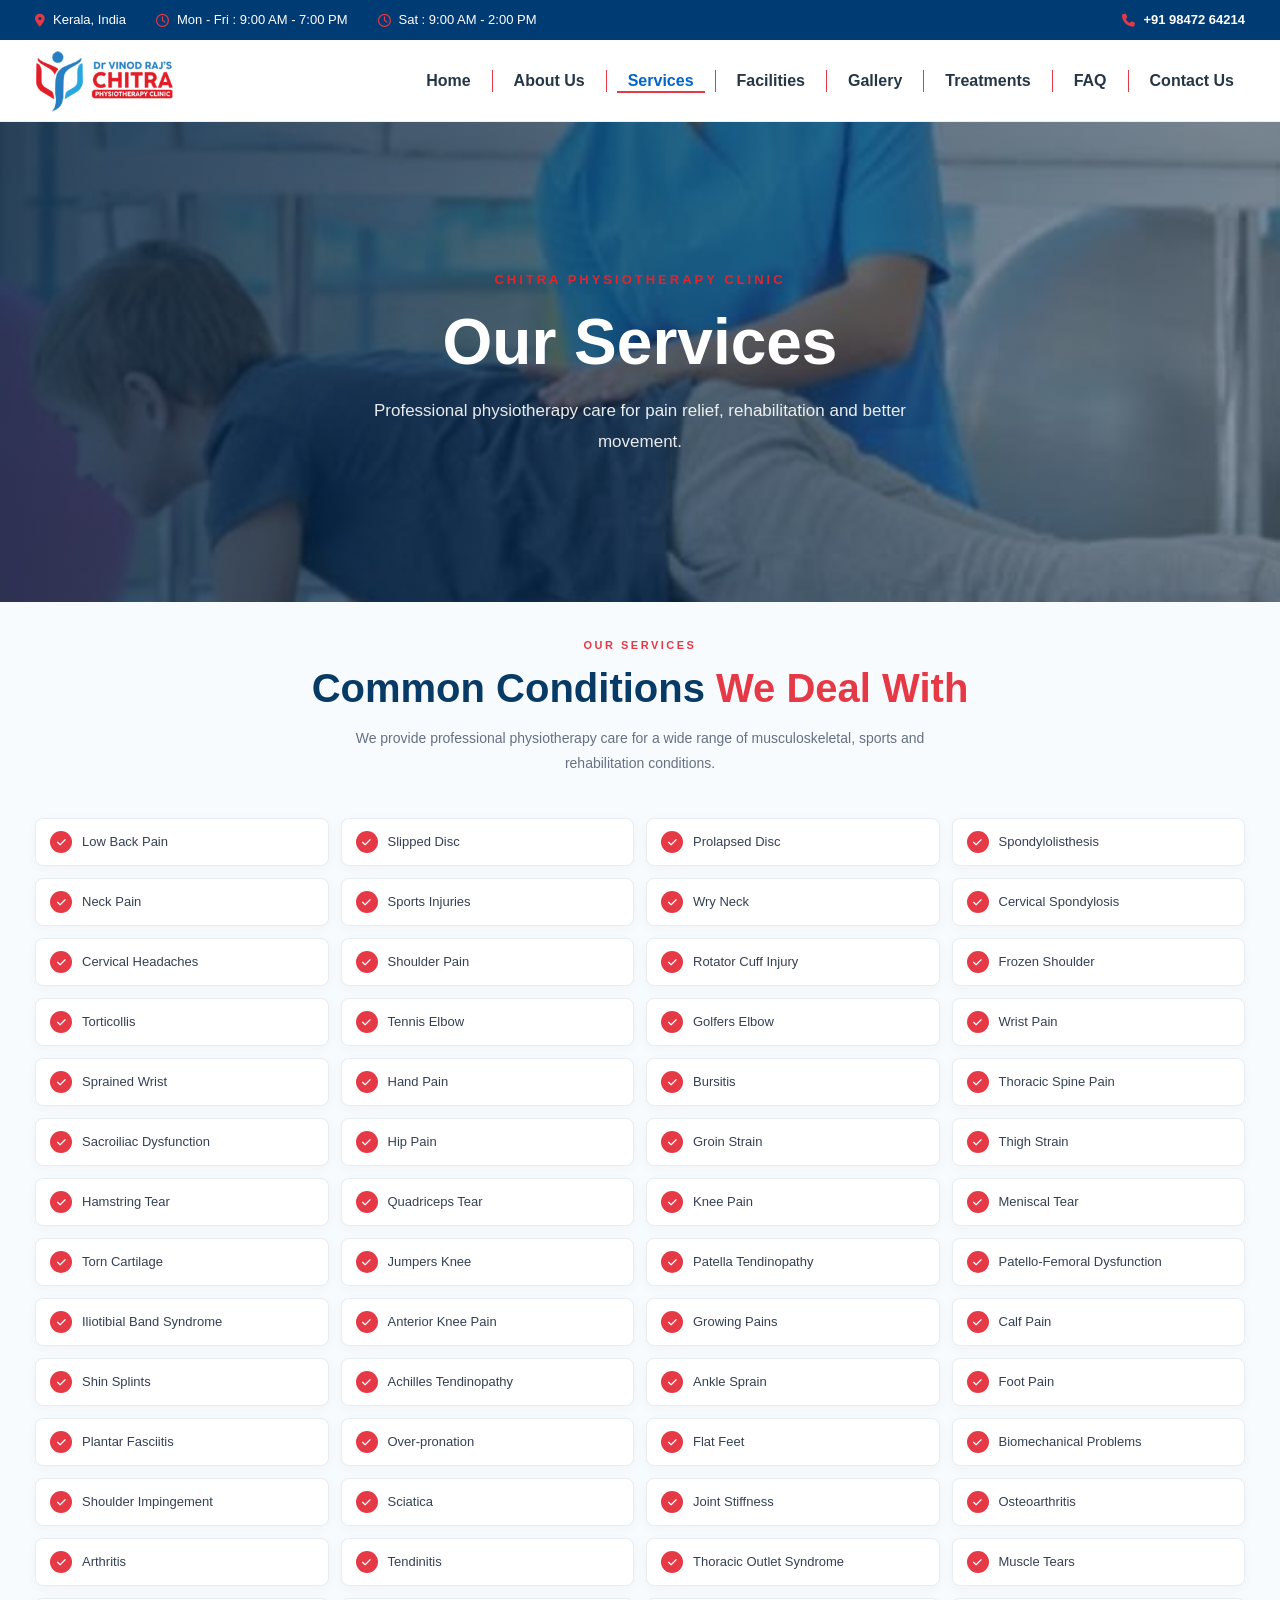
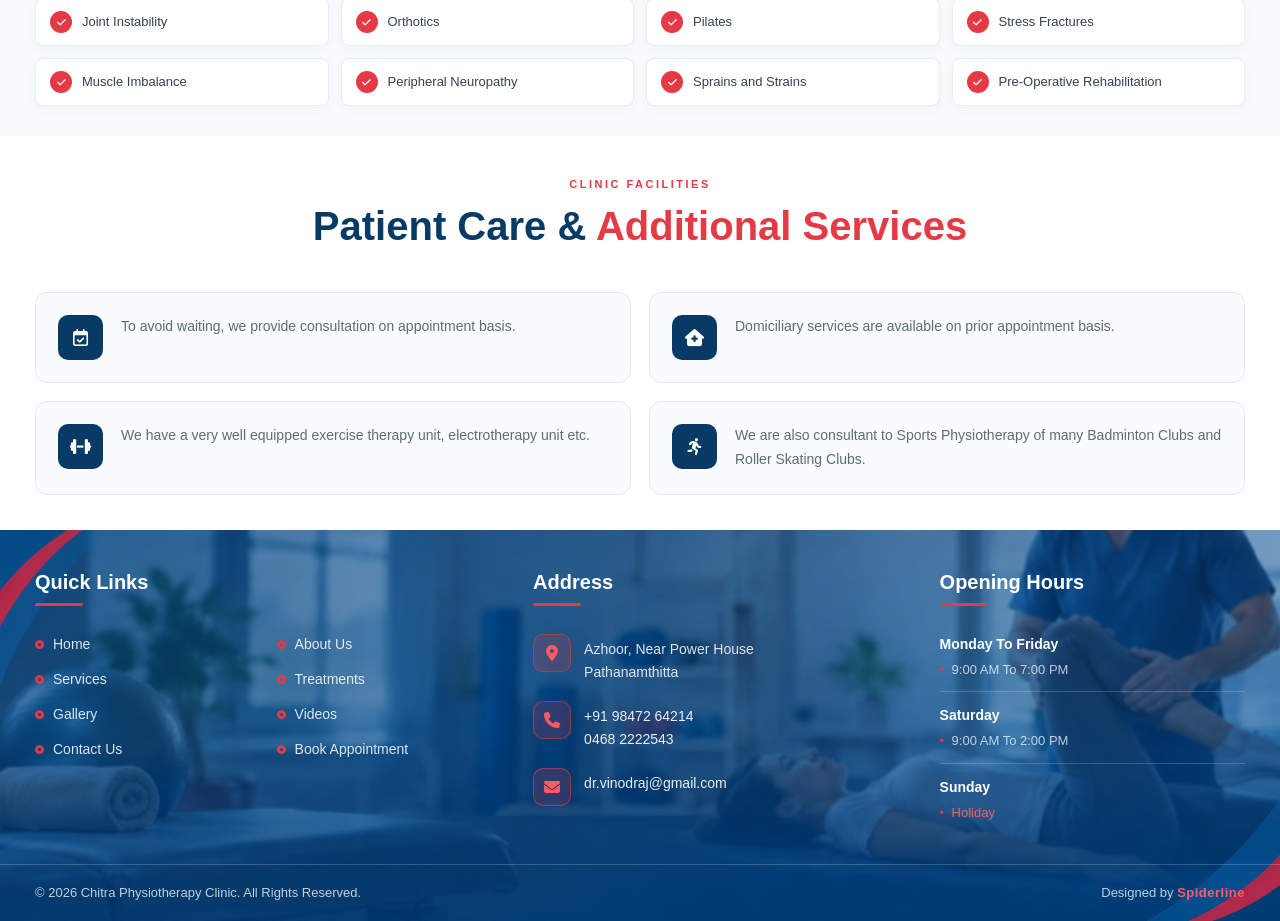
<file: services.html>
<!DOCTYPE html>
<html lang="en">

<head>

    <meta charset="UTF-8">

    <meta name="viewport" content="width=device-width, initial-scale=1.0">

    <title>Chitra Physiotherapy Clinic</title>

    <!-- Google Fonts -->
    <link rel="preconnect" href="https://fonts.googleapis.com">
    <link rel="preconnect" href="https://fonts.gstatic.com" crossorigin>

    <link
        href="https://fonts.googleapis.com/css2?family=DM+Sans:wght@400;500;600;700&family=Playfair+Display:wght@500;600;700&display=swap"
        rel="stylesheet">
    
           <!-- Bootstrap -->
    <link href="https://cdn.jsdelivr.net/npm/bootstrap@5.3.3/dist/css/bootstrap.min.css"
        rel="stylesheet">
        

    <!-- Font Awesome -->
    <link rel="stylesheet" href="https://cdnjs.cloudflare.com/ajax/libs/font-awesome/6.5.2/css/all.min.css">

    <!-- CSS -->
    <link rel="stylesheet" href="style.css">

</head>


<body>


    <!-- =====================================================
     TOP BAR
===================================================== -->

    <div class="top-bar">

        <div class="container top-container">

            <div class="top-left">

                <span>
                    <i class="fa-solid fa-location-dot"></i>
                    Kerala, India
                </span>

                <span>
                    <i class="fa-regular fa-clock"></i>
                    Mon - Fri : 9:00 AM - 7:00 PM
                </span>
                <span>
                    <i class="fa-regular fa-clock"></i>
                    Sat : 9:00 AM - 2:00 PM
                </span>


            </div>


            <div class="top-right">

                <a href="tel:+919847264214">

                    <i class="fa-solid fa-phone"></i>

                    +91 98472 64214

                </a>

            </div>

        </div>

    </div>



    <!-- =====================================================
     NAVBAR
===================================================== -->

    <header class="header">

        <nav class="navbar">

            <div class="container nav-container">


                <!-- LOGO -->

                <a href="#" class="logo">

                    <div class="logo">

                        <img src="img/logo.png" alt="logo" style="width: 260px; height: auto; ">
                    </div>




                </a>



                <!-- NAVIGATION -->

                <ul class="nav-menu" id="navMenu">

                    <li>
                        <a href="index.html" >
                            Home
                        </a>
                    </li>

                    <li>
                        <a href="about.html">
                            About Us
                        </a>
                    </li>

                    <li>
                        <a href="services.html" class="active">
                            Services
                        </a>
                    </li>

                    <li>
                        <a href="facilities.html">
                            Facilities
                        </a>
                    </li>

                    <li>
                        <a href="gallery.html">
                            Gallery
                        </a>
                    </li>

                    <li>
                        <a href="treatments.html">
                            Treatments
                        </a>
                    </li>

                    <li>
                        <a href="faq.html">
                            FAQ
                        </a>
                    </li>

                    <li>
                        <a href="contact.html">
                            Contact Us
                        </a>
                    </li>

                </ul>



                <!-- BOOK APPOINTMENT -->




                <!-- MOBILE BUTTON -->

                <button class="menu-toggle" id="menuToggle">

                    <i class="fa-solid fa-bars"></i>

                </button>


            </div>

        </nav>

    </header>





    <!-- =====================================================
                    ABOUT BANNER
    ====================================================== -->

    <section class="cpc-about-hero">

        <img src="img/Paediatric Rehabilitation.jpg"
            alt="About Chitra Physiotherapy Clinic"
            class="cpc-about-hero-image">

        <div class="cpc-about-hero-overlay"></div>

        <div class="cpc-about-hero-content">
            <span>CHITRA PHYSIOTHERAPY CLINIC</span>

            <h1>Our Services</h1>

             <p>
            Professional physiotherapy care for pain relief,
            rehabilitation and better movement.
        </p>
        </div>

    </section>



    
<!-- =====================================================
     SERVICES / COMMON CONDITIONS
===================================================== -->

<section class="cpc-services-list-section">

    <div class="container">

        <!-- SECTION HEADING -->
        <div class="cpc-services-heading">

            <span>OUR SERVICES</span>

            <h2>
                Common Conditions
                <strong>We Deal With</strong>
            </h2>

            <p>
                We provide professional physiotherapy care for
                a wide range of musculoskeletal, sports and
                rehabilitation conditions.
            </p>

        </div>


        <!-- FULL SERVICES LIST -->
        <div class="cpc-services-list">

            <div class="cpc-service-item">
                <i class="fa-solid fa-check"></i>
                <span>Low Back Pain</span>
            </div>

            <div class="cpc-service-item">
                <i class="fa-solid fa-check"></i>
                <span>Slipped Disc</span>
            </div>

            <div class="cpc-service-item">
                <i class="fa-solid fa-check"></i>
                <span>Prolapsed Disc</span>
            </div>

            <div class="cpc-service-item">
                <i class="fa-solid fa-check"></i>
                <span>Spondylolisthesis</span>
            </div>

            <div class="cpc-service-item">
                <i class="fa-solid fa-check"></i>
                <span>Neck Pain</span>
            </div>

            <div class="cpc-service-item">
                <i class="fa-solid fa-check"></i>
                <span>Sports Injuries</span>
            </div>

            <div class="cpc-service-item">
                <i class="fa-solid fa-check"></i>
                <span>Wry Neck</span>
            </div>

            <div class="cpc-service-item">
                <i class="fa-solid fa-check"></i>
                <span>Cervical Spondylosis</span>
            </div>

            <div class="cpc-service-item">
                <i class="fa-solid fa-check"></i>
                <span>Cervical Headaches</span>
            </div>

            <div class="cpc-service-item">
                <i class="fa-solid fa-check"></i>
                <span>Shoulder Pain</span>
            </div>

            <div class="cpc-service-item">
                <i class="fa-solid fa-check"></i>
                <span>Rotator Cuff Injury</span>
            </div>

            <div class="cpc-service-item">
                <i class="fa-solid fa-check"></i>
                <span>Frozen Shoulder</span>
            </div>

            <div class="cpc-service-item">
                <i class="fa-solid fa-check"></i>
                <span>Torticollis</span>
            </div>

            <div class="cpc-service-item">
                <i class="fa-solid fa-check"></i>
                <span>Tennis Elbow</span>
            </div>

            <div class="cpc-service-item">
                <i class="fa-solid fa-check"></i>
                <span>Golfers Elbow</span>
            </div>

            <div class="cpc-service-item">
                <i class="fa-solid fa-check"></i>
                <span>Wrist Pain</span>
            </div>

            <div class="cpc-service-item">
                <i class="fa-solid fa-check"></i>
                <span>Sprained Wrist</span>
            </div>

            <div class="cpc-service-item">
                <i class="fa-solid fa-check"></i>
                <span>Hand Pain</span>
            </div>

            <div class="cpc-service-item">
                <i class="fa-solid fa-check"></i>
                <span>Bursitis</span>
            </div>

            <div class="cpc-service-item">
                <i class="fa-solid fa-check"></i>
                <span>Thoracic Spine Pain</span>
            </div>

            <div class="cpc-service-item">
                <i class="fa-solid fa-check"></i>
                <span>Sacroiliac Dysfunction</span>
            </div>

            <div class="cpc-service-item">
                <i class="fa-solid fa-check"></i>
                <span>Hip Pain</span>
            </div>

            <div class="cpc-service-item">
                <i class="fa-solid fa-check"></i>
                <span>Groin Strain</span>
            </div>

            <div class="cpc-service-item">
                <i class="fa-solid fa-check"></i>
                <span>Thigh Strain</span>
            </div>

            <div class="cpc-service-item">
                <i class="fa-solid fa-check"></i>
                <span>Hamstring Tear</span>
            </div>

            <div class="cpc-service-item">
                <i class="fa-solid fa-check"></i>
                <span>Quadriceps Tear</span>
            </div>

            <div class="cpc-service-item">
                <i class="fa-solid fa-check"></i>
                <span>Knee Pain</span>
            </div>

            <div class="cpc-service-item">
                <i class="fa-solid fa-check"></i>
                <span>Meniscal Tear</span>
            </div>

            <div class="cpc-service-item">
                <i class="fa-solid fa-check"></i>
                <span>Torn Cartilage</span>
            </div>

            <div class="cpc-service-item">
                <i class="fa-solid fa-check"></i>
                <span>Jumpers Knee</span>
            </div>

            <div class="cpc-service-item">
                <i class="fa-solid fa-check"></i>
                <span>Patella Tendinopathy</span>
            </div>

            <div class="cpc-service-item">
                <i class="fa-solid fa-check"></i>
                <span>Patello-Femoral Dysfunction</span>
            </div>

            <div class="cpc-service-item">
                <i class="fa-solid fa-check"></i>
                <span>Iliotibial Band Syndrome</span>
            </div>

            <div class="cpc-service-item">
                <i class="fa-solid fa-check"></i>
                <span>Anterior Knee Pain</span>
            </div>

            <div class="cpc-service-item">
                <i class="fa-solid fa-check"></i>
                <span>Growing Pains</span>
            </div>

            <div class="cpc-service-item">
                <i class="fa-solid fa-check"></i>
                <span>Calf Pain</span>
            </div>

            <div class="cpc-service-item">
                <i class="fa-solid fa-check"></i>
                <span>Shin Splints</span>
            </div>

            <div class="cpc-service-item">
                <i class="fa-solid fa-check"></i>
                <span>Achilles Tendinopathy</span>
            </div>

            <div class="cpc-service-item">
                <i class="fa-solid fa-check"></i>
                <span>Ankle Sprain</span>
            </div>

            <div class="cpc-service-item">
                <i class="fa-solid fa-check"></i>
                <span>Foot Pain</span>
            </div>

            <div class="cpc-service-item">
                <i class="fa-solid fa-check"></i>
                <span>Plantar Fasciitis</span>
            </div>

            <div class="cpc-service-item">
                <i class="fa-solid fa-check"></i>
                <span>Over-pronation</span>
            </div>

            <div class="cpc-service-item">
                <i class="fa-solid fa-check"></i>
                <span>Flat Feet</span>
            </div>

            <div class="cpc-service-item">
                <i class="fa-solid fa-check"></i>
                <span>Biomechanical Problems</span>
            </div>

            <div class="cpc-service-item">
                <i class="fa-solid fa-check"></i>
                <span>Shoulder Impingement</span>
            </div>

            <div class="cpc-service-item">
                <i class="fa-solid fa-check"></i>
                <span>Sciatica</span>
            </div>

            <div class="cpc-service-item">
                <i class="fa-solid fa-check"></i>
                <span>Joint Stiffness</span>
            </div>

            <div class="cpc-service-item">
                <i class="fa-solid fa-check"></i>
                <span>Osteoarthritis</span>
            </div>

            <div class="cpc-service-item">
                <i class="fa-solid fa-check"></i>
                <span>Arthritis</span>
            </div>

            <div class="cpc-service-item">
                <i class="fa-solid fa-check"></i>
                <span>Tendinitis</span>
            </div>

            <div class="cpc-service-item">
                <i class="fa-solid fa-check"></i>
                <span>Thoracic Outlet Syndrome</span>
            </div>

            <div class="cpc-service-item">
                <i class="fa-solid fa-check"></i>
                <span>Muscle Tears</span>
            </div>

            <div class="cpc-service-item">
                <i class="fa-solid fa-check"></i>
                <span>Joint Instability</span>
            </div>

            <div class="cpc-service-item">
                <i class="fa-solid fa-check"></i>
                <span>Orthotics</span>
            </div>

            <div class="cpc-service-item">
                <i class="fa-solid fa-check"></i>
                <span>Pilates</span>
            </div>

            <div class="cpc-service-item">
                <i class="fa-solid fa-check"></i>
                <span>Stress Fractures</span>
            </div>

            <div class="cpc-service-item">
                <i class="fa-solid fa-check"></i>
                <span>Muscle Imbalance</span>
            </div>

            <div class="cpc-service-item">
                <i class="fa-solid fa-check"></i>
                <span>Peripheral Neuropathy</span>
            </div>

            <div class="cpc-service-item">
                <i class="fa-solid fa-check"></i>
                <span>Sprains and Strains</span>
            </div>

            <div class="cpc-service-item">
                <i class="fa-solid fa-check"></i>
                <span>Pre-Operative Rehabilitation</span>
            </div>

        </div>

    </div>

</section>


<!-- =====================================================
     CLINIC SERVICES
===================================================== -->

<section class="cpc-clinic-services">

    <div class="container">

        <div class="cpc-services-heading">

            <span>CLINIC FACILITIES</span>

            <h2>
                Patient Care &
                <strong>Additional Services</strong>
            </h2>

        </div>


        <div class="cpc-clinic-services-list">

            <div class="cpc-clinic-service">

                <i class="fa-regular fa-calendar-check"></i>

                <p>
                    To avoid waiting, we provide consultation
                    on appointment basis.
                </p>

            </div>


            <div class="cpc-clinic-service">

                <i class="fa-solid fa-house-medical"></i>

                <p>
                    Domiciliary services are available on
                    prior appointment basis.
                </p>

            </div>


            <div class="cpc-clinic-service">

                <i class="fa-solid fa-dumbbell"></i>

                <p>
                    We have a very well equipped exercise
                    therapy unit, electrotherapy unit etc.
                </p>

            </div>


            <div class="cpc-clinic-service">

                <i class="fa-solid fa-person-running"></i>

                <p>
                    We are also consultant to Sports Physiotherapy
                    of many Badminton Clubs and Roller Skating Clubs.
                </p>

            </div>

        </div>

    </div>

</section>





 



  




  

  


   



 



  


  



  <footer class="clinic-new-footer">

    <!-- BACKGROUND IMAGE -->
    <div class="clinic-footer-bg"></div>

    <div class="clinic-footer-content">

        <!-- ================= QUICK LINKS ================= -->

        <div class="clinic-footer-section clinic-quick-section">

            <h3>Quick Links</h3>

            <div class="clinic-quick-links">

                <a href="index.html">
                    <i class="fa-solid fa-circle-dot"></i>
                    Home
                </a>

                <a href="about.html">
                    <i class="fa-solid fa-circle-dot"></i>
                    About Us
                </a>

                <a href="services.html">
                    <i class="fa-solid fa-circle-dot"></i>
                    Services
                </a>

                <a href="treatments.html">
                    <i class="fa-solid fa-circle-dot"></i>
                    Treatments
                </a>

                <a href="gallery.html">
                    <i class="fa-solid fa-circle-dot"></i>
                    Gallery
                </a>

                <a href="videos.html">
                    <i class="fa-solid fa-circle-dot"></i>
                    Videos
                </a>

                <a href="contact.html">
                    <i class="fa-solid fa-circle-dot"></i>
                    Contact Us
                </a>

                <a href="#appointment">
                    <i class="fa-solid fa-circle-dot"></i>
                    Book Appointment
                </a>

            </div>

        </div>


        <!-- ================= ADDRESS ================= -->

        <div class="clinic-footer-section clinic-address-section">

            <h3>Address</h3>


            <div class="footer-info-item">

                <div class="footer-info-icon">
                    <i class="fa-solid fa-location-dot"></i>
                </div>

                <p>
                    Azhoor, Near Power House<br>
                    Pathanamthitta
                </p>

            </div>


            <div class="footer-info-item">

                <div class="footer-info-icon">
                    <i class="fa-solid fa-phone"></i>
                </div>

                <p>
                    <a href="tel:+919847264214">
                        +91 98472 64214
                    </a>
                    <br>
                    <a href="tel:04682222543">
                        0468 2222543
                    </a>
                </p>

            </div>


            <div class="footer-info-item">

                <div class="footer-info-icon">
                    <i class="fa-solid fa-envelope"></i>
                </div>

                <p>
                    <a href="mailto:dr.vinodraj@gmail.com">
                        dr.vinodraj@gmail.com
                    </a>
                </p>

            </div>

        </div>


        <!-- ================= OPENING HOURS ================= -->

        <div class="clinic-footer-section clinic-hours-section">

            <h3>Opening Hours</h3>


            <div class="clinic-hours-box">

                <div class="clinic-hour-row">

                    <span class="day">
                        Monday To Friday
                    </span>

                    <span class="time">
                        9:00 AM To 7:00 PM
                    </span>

                </div>


                <div class="clinic-hour-row">

                    <span class="day">
                        Saturday
                    </span>

                    <span class="time">
                        9:00 AM To 2:00 PM
                    </span>

                </div>


                <div class="clinic-hour-row">

                    <span class="day">
                        Sunday
                    </span>

                    <span class="holiday">
                        Holiday
                    </span>

                </div>

            </div>

        </div>

    </div>


    <!-- ================= FOOTER BOTTOM ================= -->

    <div class="clinic-footer-bottom">

        <p>
            © 2026 Chitra Physiotherapy Clinic. All Rights Reserved.
        </p>

        <p>
            Designed by
            <span><a href="https://spiderline.in/" target="_blank">Spiderline</a></span>
        </p>

    </div>

</footer>

<script src="https://cdn.jsdelivr.net/npm/bootstrap@5.3.3/dist/js/bootstrap.bundle.min.js"></script>

    <script src="script.js"></script>

</body>

</html>
</file>
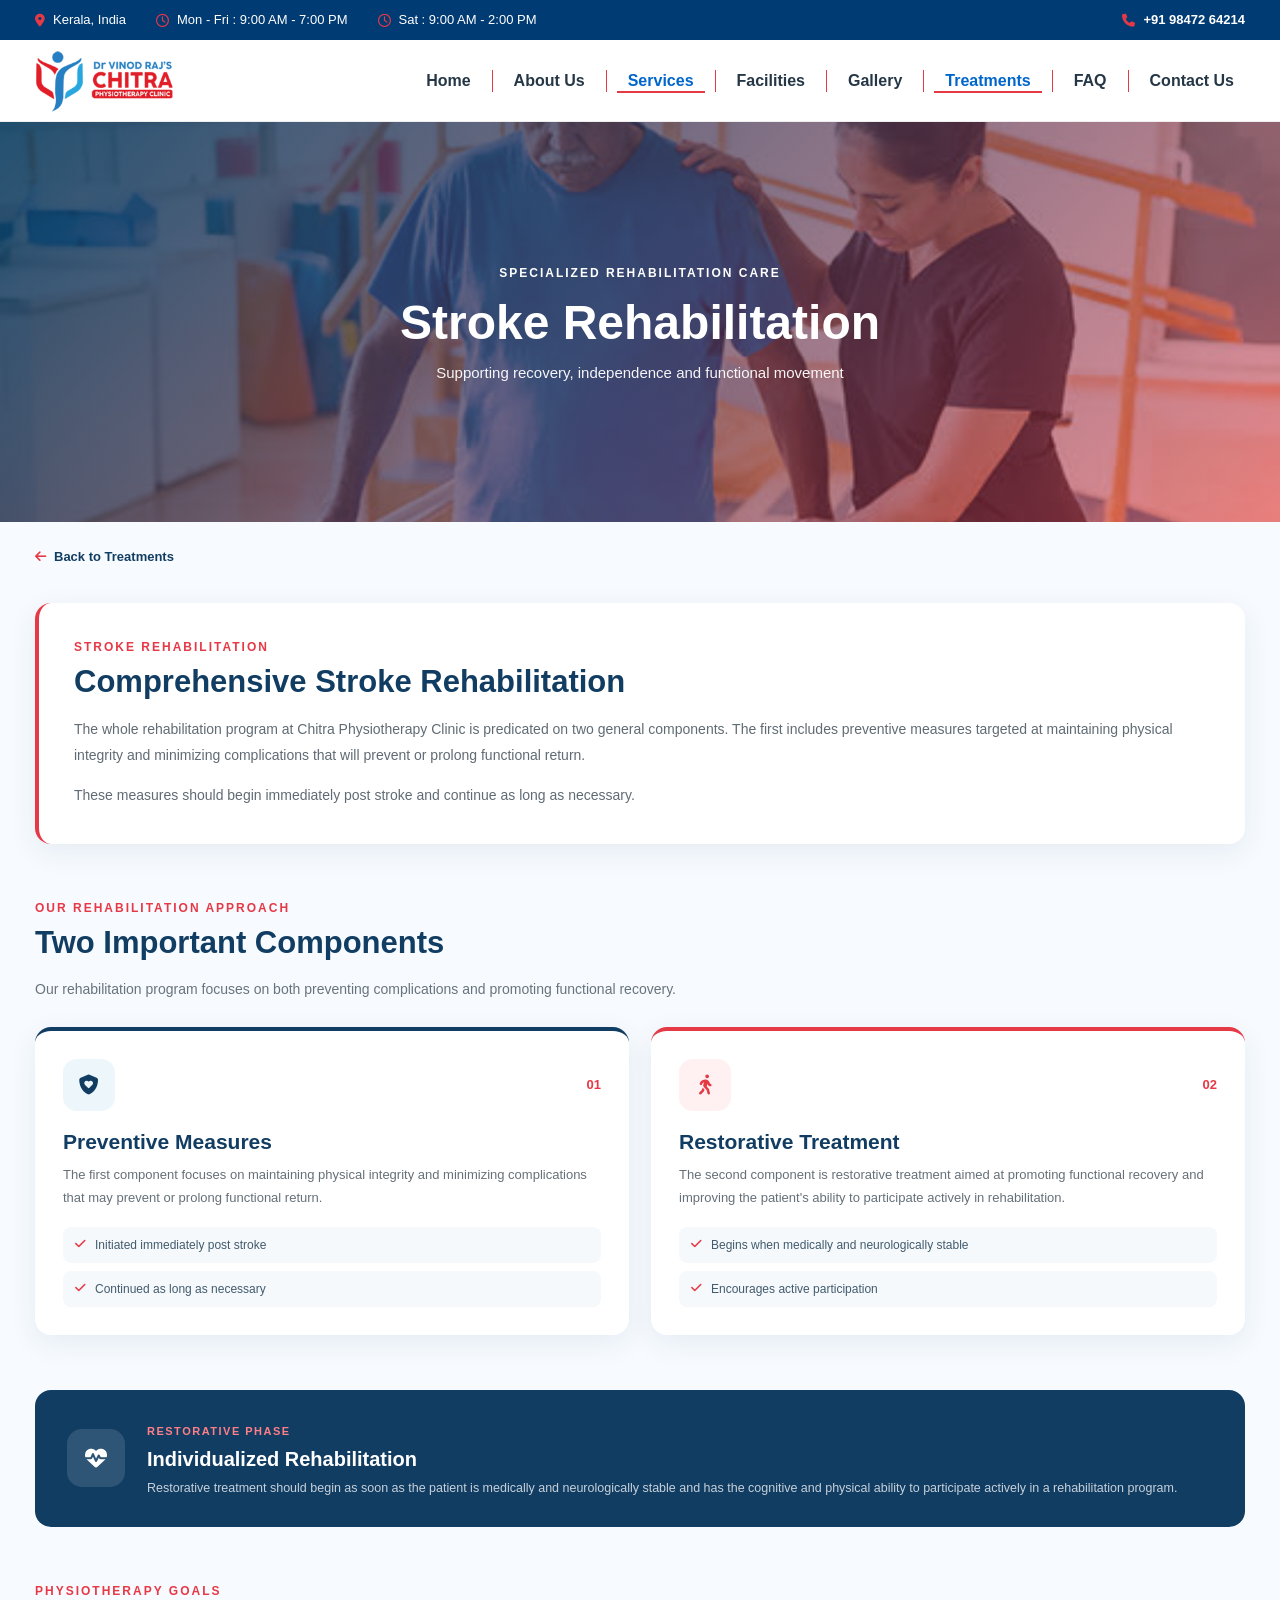
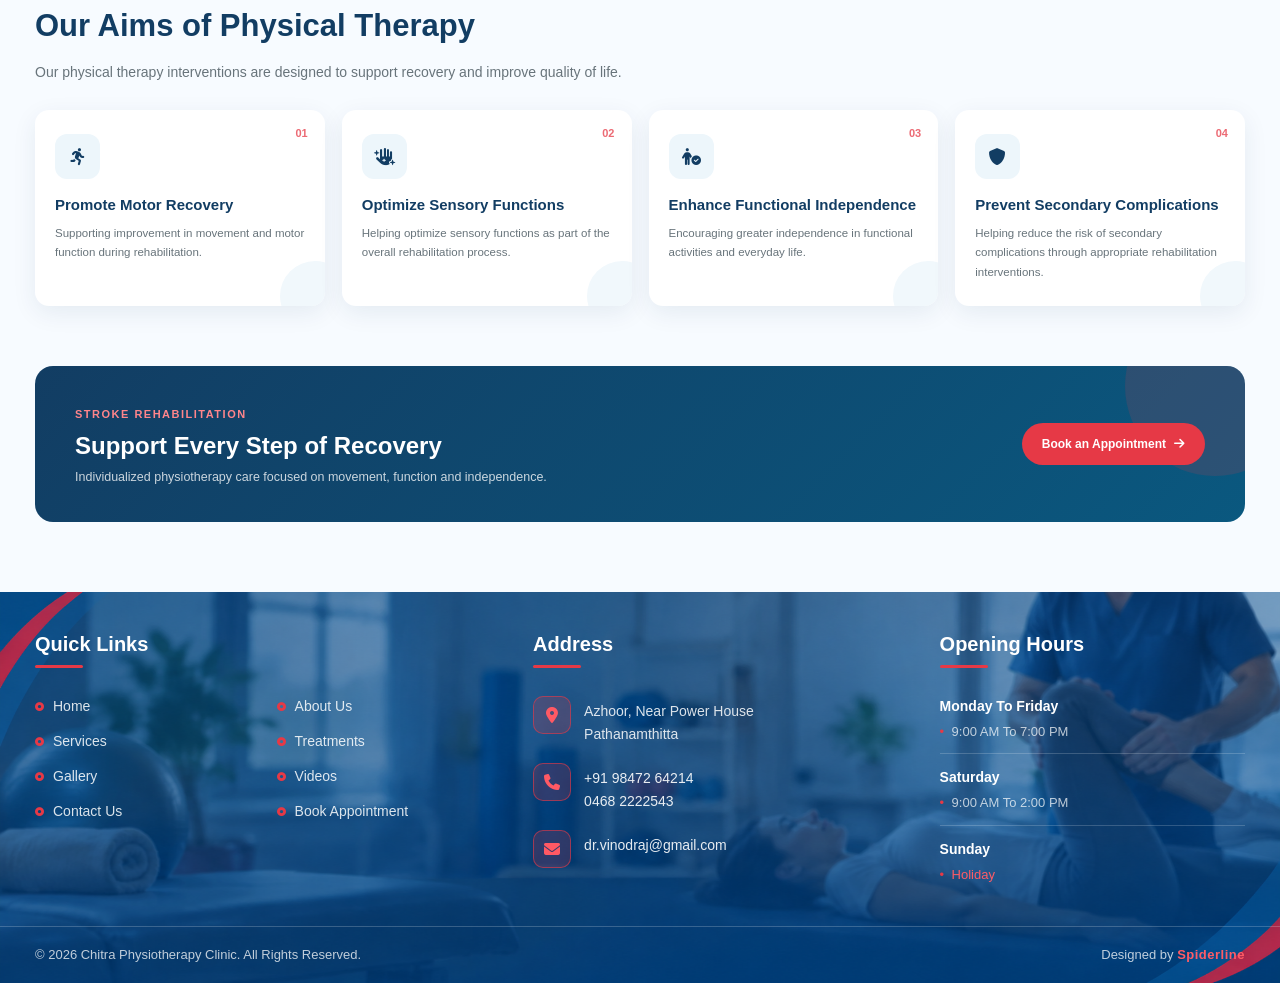
<file: treatment2.html>
<!DOCTYPE html>
<html lang="en">

<head>

    <meta charset="UTF-8">

    <meta name="viewport" content="width=device-width, initial-scale=1.0">

    <title>Chitra Physiotherapy Clinic</title>

    <!-- Google Fonts -->
    <link rel="preconnect" href="https://fonts.googleapis.com">
    <link rel="preconnect" href="https://fonts.gstatic.com" crossorigin>

    <link
        href="https://fonts.googleapis.com/css2?family=DM+Sans:wght@400;500;600;700&family=Playfair+Display:wght@500;600;700&display=swap"
        rel="stylesheet">
    
           <!-- Bootstrap -->
    <link href="https://cdn.jsdelivr.net/npm/bootstrap@5.3.3/dist/css/bootstrap.min.css"
        rel="stylesheet">
        

    <!-- Font Awesome -->
    <link rel="stylesheet" href="https://cdnjs.cloudflare.com/ajax/libs/font-awesome/6.5.2/css/all.min.css">

    <!-- CSS -->
    <link rel="stylesheet" href="style.css">

</head>


<body>


    <!-- =====================================================
     TOP BAR
===================================================== -->

    <div class="top-bar">

        <div class="container top-container">

            <div class="top-left">

                <span>
                    <i class="fa-solid fa-location-dot"></i>
                    Kerala, India
                </span>

                <span>
                    <i class="fa-regular fa-clock"></i>
                    Mon - Fri : 9:00 AM - 7:00 PM
                </span>
                <span>
                    <i class="fa-regular fa-clock"></i>
                    Sat : 9:00 AM - 2:00 PM
                </span>


            </div>


            <div class="top-right">

                <a href="tel:+919847264214">

                    <i class="fa-solid fa-phone"></i>

                    +91 98472 64214

                </a>

            </div>

        </div>

    </div>



    <!-- =====================================================
     NAVBAR
===================================================== -->

    <header class="header">

        <nav class="navbar">

            <div class="container nav-container">


                <!-- LOGO -->

                <a href="#" class="logo">

                    <div class="logo">

                        <img src="img/logo.png" alt="logo" style="width: 260px; height: auto; ">
                    </div>




                </a>



                <!-- NAVIGATION -->

                <ul class="nav-menu" id="navMenu">

                    <li>
                        <a href="index.html" >
                            Home
                        </a>
                    </li>

                    <li>
                        <a href="aboutus.html">
                            About Us
                        </a>
                    </li>

                    <li>
                        <a href="services.html" class="active">
                            Services
                        </a>
                    </li>

                    <li>
                        <a href="facilities.html">
                            Facilities
                        </a>
                    </li>

                    <li>
                        <a href="gallery.html">
                            Gallery
                        </a>
                    </li>

                    <li>
                        <a href="treatments.html" class="active">
                            Treatments
                        </a>
                    </li>

                    <li>
                        <a href="faq.html">
                            FAQ
                        </a>
                    </li>

                    <li>
                        <a href="contact.html">
                            Contact Us
                        </a>
                    </li>

                </ul>



                <!-- BOOK APPOINTMENT -->




                <!-- MOBILE BUTTON -->

                <button class="menu-toggle" id="menuToggle">

                    <i class="fa-solid fa-bars"></i>

                </button>


            </div>

        </nav>

    </header>

<!-- =====================================================
     HERO
====================================================== -->

<section class="cpc-t2-banner">

    <div class="cpc-t2-banner-overlay"></div>

    <div class="cpc-t2-banner-content">

        <span>
            SPECIALIZED REHABILITATION CARE
        </span>

        <h1>
            Stroke Rehabilitation
        </h1>

        <p>
            Supporting recovery, independence and functional movement
        </p>

    </div>

</section>



<!-- =====================================================
     BACK BUTTON
====================================================== -->

<section class="cpc-t2-back-section">

    <div class="container">

        <a href="treatments.html"
           class="cpc-t2-back">

            <i class="fa-solid fa-arrow-left"></i>

            Back to Treatments

        </a>

    </div>

</section>



<!-- =====================================================
     MAIN CONTENT
====================================================== -->

<main class="cpc-t2-main">

    <div class="container">


        <!-- =================================================
             INTRO
        ================================================== -->

        <section class="cpc-t2-intro">

            <div class="cpc-t2-label">
                STROKE REHABILITATION
            </div>

            <h2>
                Comprehensive Stroke Rehabilitation
            </h2>

            <p>
                The whole rehabilitation program at Chitra
                Physiotherapy Clinic is predicated on two general
                components. The first includes preventive measures
                targeted at maintaining physical integrity and
                minimizing complications that will prevent or prolong
                functional return.
            </p>

            <p>
                These measures should begin immediately post stroke
                and continue as long as necessary.
            </p>

        </section>



        <!-- =================================================
             TWO COMPONENTS
        ================================================== -->

        <section class="cpc-t2-components">

            <div class="cpc-t2-label">
                OUR REHABILITATION APPROACH
            </div>

            <h2>
                Two Important Components
            </h2>

            <p class="cpc-t2-intro-text">
                Our rehabilitation program focuses on both preventing
                complications and promoting functional recovery.
            </p>



            <div class="cpc-t2-component-grid">


                <!-- COMPONENT 01 -->

                <article class="cpc-t2-component-card">

                    <div class="cpc-t2-card-top">

                        <div class="cpc-t2-icon">

                            <i class="fa-solid fa-shield-heart"></i>

                        </div>

                        <span>
                            01
                        </span>

                    </div>


                    <h3>
                        Preventive Measures
                    </h3>

                    <p>
                        The first component focuses on maintaining
                        physical integrity and minimizing complications
                        that may prevent or prolong functional return.
                    </p>


                    <div class="cpc-t2-highlight">

                        <i class="fa-solid fa-check"></i>

                        <span>
                            Initiated immediately post stroke
                        </span>

                    </div>


                    <div class="cpc-t2-highlight">

                        <i class="fa-solid fa-check"></i>

                        <span>
                            Continued as long as necessary
                        </span>

                    </div>

                </article>



                <!-- COMPONENT 02 -->

                <article class="cpc-t2-component-card cpc-t2-restorative">

                    <div class="cpc-t2-card-top">

                        <div class="cpc-t2-icon">

                            <i class="fa-solid fa-person-walking"></i>

                        </div>

                        <span>
                            02
                        </span>

                    </div>


                    <h3>
                        Restorative Treatment
                    </h3>

                    <p>
                        The second component is restorative treatment
                        aimed at promoting functional recovery and
                        improving the patient's ability to participate
                        actively in rehabilitation.
                    </p>


                    <div class="cpc-t2-highlight">

                        <i class="fa-solid fa-check"></i>

                        <span>
                            Begins when medically and neurologically stable
                        </span>

                    </div>


                    <div class="cpc-t2-highlight">

                        <i class="fa-solid fa-check"></i>

                        <span>
                            Encourages active participation
                        </span>

                    </div>

                </article>

            </div>

        </section>



        <!-- =================================================
             WHEN TO BEGIN
        ================================================== -->

        <section class="cpc-t2-stable">

            <div class="cpc-t2-stable-icon">

                <i class="fa-solid fa-heart-pulse"></i>

            </div>


            <div>

                <span>
                    RESTORATIVE PHASE
                </span>

                <h3>
                    Individualized Rehabilitation
                </h3>

                <p>
                    Restorative treatment should begin as soon as the
                    patient is medically and neurologically stable and
                    has the cognitive and physical ability to participate
                    actively in a rehabilitation program.
                </p>

            </div>

        </section>



        <!-- =================================================
             AIMS
        ================================================== -->

        <section class="cpc-t2-aims">

            <div class="cpc-t2-label">
                PHYSIOTHERAPY GOALS
            </div>

            <h2>
                Our Aims of Physical Therapy
            </h2>

            <p class="cpc-t2-intro-text">
                Our physical therapy interventions are designed to
                support recovery and improve quality of life.
            </p>



            <div class="cpc-t2-aim-grid">


                <!-- 01 -->

                <div class="cpc-t2-aim-card">

                    <div class="cpc-t2-aim-number">
                        01
                    </div>

                    <div class="cpc-t2-aim-icon">

                        <i class="fa-solid fa-person-running"></i>

                    </div>

                    <h3>
                        Promote Motor Recovery
                    </h3>

                    <p>
                        Supporting improvement in movement and motor
                        function during rehabilitation.
                    </p>

                </div>



                <!-- 02 -->

                <div class="cpc-t2-aim-card">

                    <div class="cpc-t2-aim-number">
                        02
                    </div>

                    <div class="cpc-t2-aim-icon">

                        <i class="fa-solid fa-hand-sparkles"></i>

                    </div>

                    <h3>
                        Optimize Sensory Functions
                    </h3>

                    <p>
                        Helping optimize sensory functions as part of
                        the overall rehabilitation process.
                    </p>

                </div>



                <!-- 03 -->

                <div class="cpc-t2-aim-card">

                    <div class="cpc-t2-aim-number">
                        03
                    </div>

                    <div class="cpc-t2-aim-icon">

                        <i class="fa-solid fa-person-circle-check"></i>

                    </div>

                    <h3>
                        Enhance Functional Independence
                    </h3>

                    <p>
                        Encouraging greater independence in functional
                        activities and everyday life.
                    </p>

                </div>



                <!-- 04 -->

                <div class="cpc-t2-aim-card">

                    <div class="cpc-t2-aim-number">
                        04
                    </div>

                    <div class="cpc-t2-aim-icon">

                        <i class="fa-solid fa-shield"></i>

                    </div>

                    <h3>
                        Prevent Secondary Complications
                    </h3>

                    <p>
                        Helping reduce the risk of secondary complications
                        through appropriate rehabilitation interventions.
                    </p>

                </div>

            </div>

        </section>



        <!-- =================================================
             CTA
        ================================================== -->

        <section class="cpc-t2-cta">

            <div class="cpc-t2-cta-content">

                <span>
                    STROKE REHABILITATION
                </span>

                <h2>
                    Support Every Step of Recovery
                </h2>

                <p>
                    Individualized physiotherapy care focused on
                    movement, function and independence.
                </p>

            </div>


            <a href="contact.html"
               class="cpc-t2-cta-btn">

                Book an Appointment

                <i class="fa-solid fa-arrow-right"></i>

            </a>

        </section>


    </div>

</main>



  




  












 



  




  

  


   



 



  


  



  <footer class="clinic-new-footer">

    <!-- BACKGROUND IMAGE -->
    <div class="clinic-footer-bg"></div>

    <div class="clinic-footer-content">

        <!-- ================= QUICK LINKS ================= -->

        <div class="clinic-footer-section clinic-quick-section">

            <h3>Quick Links</h3>

            <div class="clinic-quick-links">

                <a href="index.html">
                    <i class="fa-solid fa-circle-dot"></i>
                    Home
                </a>

                <a href="about.html">
                    <i class="fa-solid fa-circle-dot"></i>
                    About Us
                </a>

                <a href="services.html">
                    <i class="fa-solid fa-circle-dot"></i>
                    Services
                </a>

                <a href="treatments.html">
                    <i class="fa-solid fa-circle-dot"></i>
                    Treatments
                </a>

                <a href="gallery.html">
                    <i class="fa-solid fa-circle-dot"></i>
                    Gallery
                </a>

                <a href="videos.html">
                    <i class="fa-solid fa-circle-dot"></i>
                    Videos
                </a>

                <a href="contact.html">
                    <i class="fa-solid fa-circle-dot"></i>
                    Contact Us
                </a>

                <a href="#appointment">
                    <i class="fa-solid fa-circle-dot"></i>
                    Book Appointment
                </a>

            </div>

        </div>


        <!-- ================= ADDRESS ================= -->

        <div class="clinic-footer-section clinic-address-section">

            <h3>Address</h3>


            <div class="footer-info-item">

                <div class="footer-info-icon">
                    <i class="fa-solid fa-location-dot"></i>
                </div>

                <p>
                    Azhoor, Near Power House<br>
                    Pathanamthitta
                </p>

            </div>


            <div class="footer-info-item">

                <div class="footer-info-icon">
                    <i class="fa-solid fa-phone"></i>
                </div>

                <p>
                    <a href="tel:+919847264214">
                        +91 98472 64214
                    </a>
                    <br>
                    <a href="tel:04682222543">
                        0468 2222543
                    </a>
                </p>

            </div>


            <div class="footer-info-item">

                <div class="footer-info-icon">
                    <i class="fa-solid fa-envelope"></i>
                </div>

                <p>
                    <a href="mailto:dr.vinodraj@gmail.com">
                        dr.vinodraj@gmail.com
                    </a>
                </p>

            </div>

        </div>


        <!-- ================= OPENING HOURS ================= -->

        <div class="clinic-footer-section clinic-hours-section">

            <h3>Opening Hours</h3>


            <div class="clinic-hours-box">

                <div class="clinic-hour-row">

                    <span class="day">
                        Monday To Friday
                    </span>

                    <span class="time">
                        9:00 AM To 7:00 PM
                    </span>

                </div>


                <div class="clinic-hour-row">

                    <span class="day">
                        Saturday
                    </span>

                    <span class="time">
                        9:00 AM To 2:00 PM
                    </span>

                </div>


                <div class="clinic-hour-row">

                    <span class="day">
                        Sunday
                    </span>

                    <span class="holiday">
                        Holiday
                    </span>

                </div>

            </div>

        </div>

    </div>


    <!-- ================= FOOTER BOTTOM ================= -->

    <div class="clinic-footer-bottom">

        <p>
            © 2026 Chitra Physiotherapy Clinic. All Rights Reserved.
        </p>

        <p>
            Designed by
            <span><a href="https://spiderline.in/" target="_blank">Spiderline</a></span>
        </p>

    </div>

</footer>

<script src="https://cdn.jsdelivr.net/npm/bootstrap@5.3.3/dist/js/bootstrap.bundle.min.js"></script>

    <script src="script.js"></script>

</body>

</html>
</file>
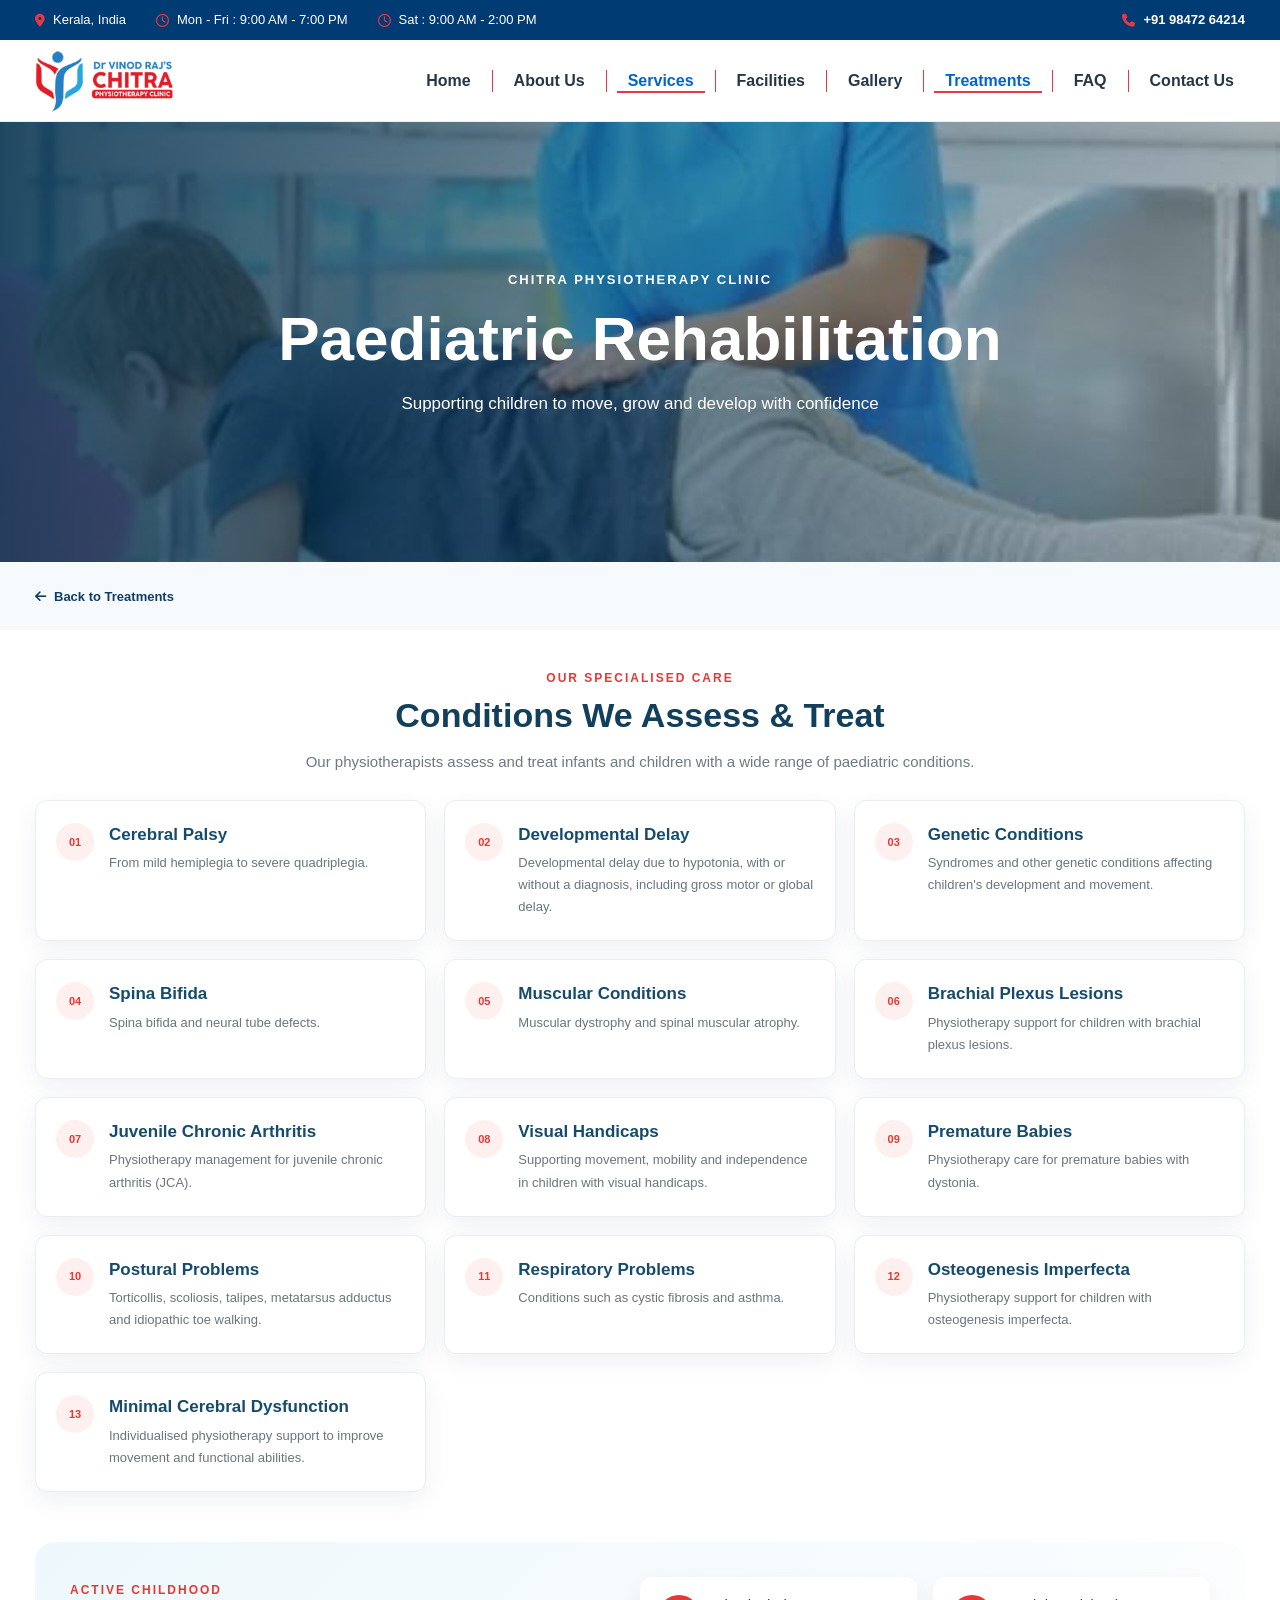
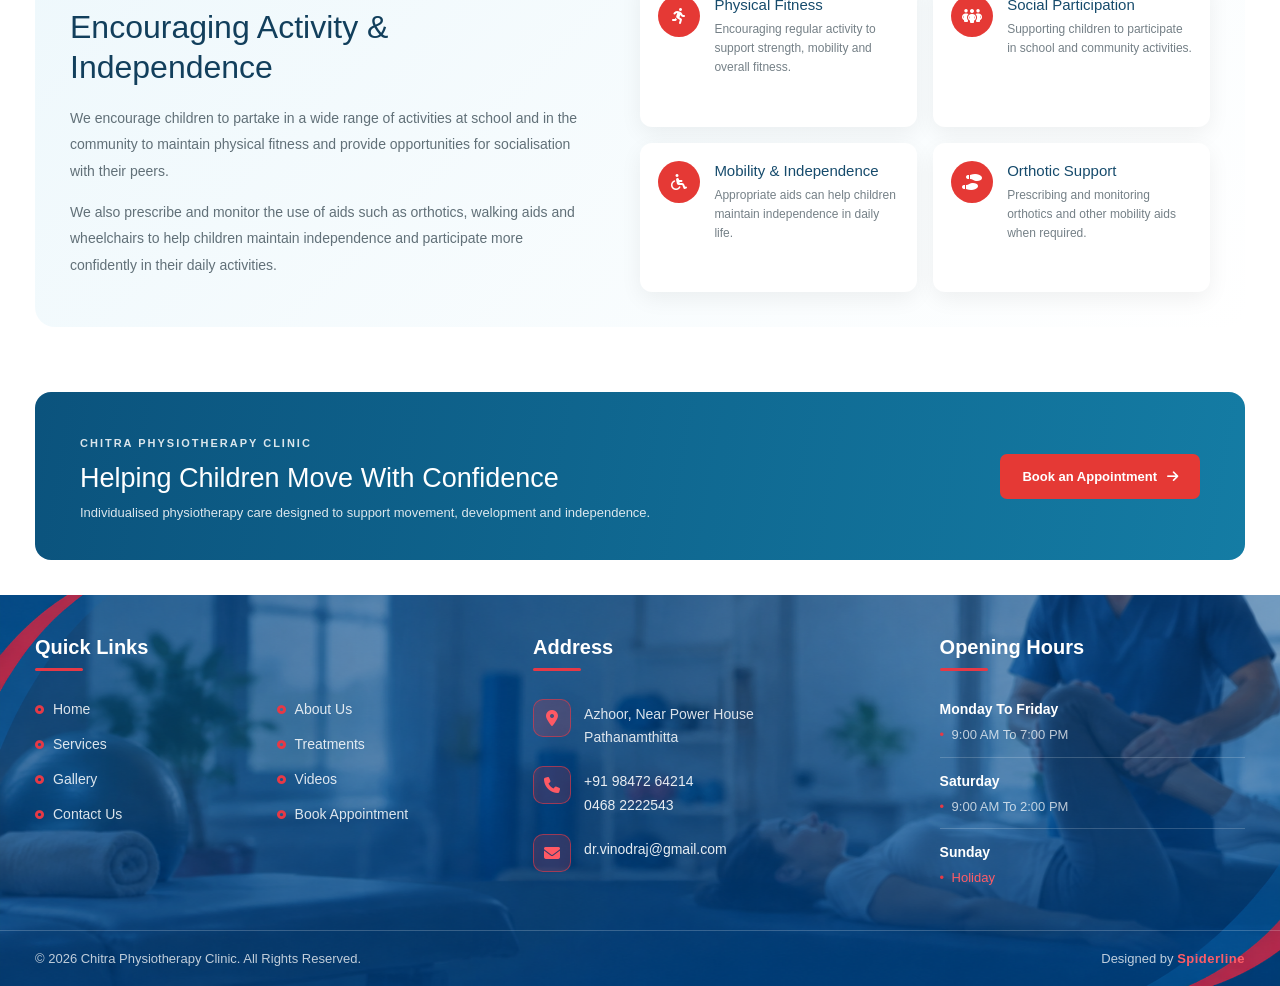
<file: treatment3.html>
<!DOCTYPE html>
<html lang="en">

<head>

    <meta charset="UTF-8">

    <meta name="viewport" content="width=device-width, initial-scale=1.0">

    <title>Chitra Physiotherapy Clinic</title>

    <!-- Google Fonts -->
    <link rel="preconnect" href="https://fonts.googleapis.com">
    <link rel="preconnect" href="https://fonts.gstatic.com" crossorigin>

    <link
        href="https://fonts.googleapis.com/css2?family=DM+Sans:wght@400;500;600;700&family=Playfair+Display:wght@500;600;700&display=swap"
        rel="stylesheet">
    
           <!-- Bootstrap -->
    <link href="https://cdn.jsdelivr.net/npm/bootstrap@5.3.3/dist/css/bootstrap.min.css"
        rel="stylesheet">
        

    <!-- Font Awesome -->
    <link rel="stylesheet" href="https://cdnjs.cloudflare.com/ajax/libs/font-awesome/6.5.2/css/all.min.css">

    <!-- CSS -->
    <link rel="stylesheet" href="style.css">

</head>


<body>


    <!-- =====================================================
     TOP BAR
===================================================== -->

    <div class="top-bar">

        <div class="container top-container">

            <div class="top-left">

                <span>
                    <i class="fa-solid fa-location-dot"></i>
                    Kerala, India
                </span>

                <span>
                    <i class="fa-regular fa-clock"></i>
                    Mon - Fri : 9:00 AM - 7:00 PM
                </span>
                <span>
                    <i class="fa-regular fa-clock"></i>
                    Sat : 9:00 AM - 2:00 PM
                </span>


            </div>


            <div class="top-right">

                <a href="tel:+919847264214">

                    <i class="fa-solid fa-phone"></i>

                    +91 98472 64214

                </a>

            </div>

        </div>

    </div>



    <!-- =====================================================
     NAVBAR
===================================================== -->

    <header class="header">

        <nav class="navbar">

            <div class="container nav-container">


                <!-- LOGO -->

                <a href="#" class="logo">

                    <div class="logo">

                        <img src="img/logo.png" alt="logo" style="width: 260px; height: auto; ">
                    </div>




                </a>



                <!-- NAVIGATION -->

                <ul class="nav-menu" id="navMenu">

                    <li>
                        <a href="index.html" >
                            Home
                        </a>
                    </li>

                    <li>
                        <a href="about.html">
                            About Us
                        </a>
                    </li>

                    <li>
                        <a href="services.html" class="active">
                            Services
                        </a>
                    </li>

                    <li>
                        <a href="facilities.html">
                            Facilities
                        </a>
                    </li>

                    <li>
                        <a href="gallery.html">
                            Gallery
                        </a>
                    </li>

                    <li>
                        <a href="treatments.html" class="active">
                            Treatments
                        </a>
                    </li>

                    <li>
                        <a href="faq.html">
                            FAQ
                        </a>
                    </li>

                    <li>
                        <a href="contact.html">
                            Contact Us
                        </a>
                    </li>

                </ul>



                <!-- BOOK APPOINTMENT -->




                <!-- MOBILE BUTTON -->

                <button class="menu-toggle" id="menuToggle">

                    <i class="fa-solid fa-bars"></i>

                </button>


            </div>

        </nav>

    </header>



    <!-- ================= HERO ================= -->
<section class="cpc-t3-hero">

    <div class="cpc-t3-hero-overlay"></div>

    <div class="cpc-t3-hero-content">
        <span class="cpc-t3-small-title">
            CHITRA PHYSIOTHERAPY CLINIC
        </span>

        <h1>Paediatric Rehabilitation</h1>

        <p>
            Supporting children to move, grow and develop with confidence
        </p>
    </div>

</section>


<!-- ================= BACK BUTTON ================= -->
<section class="cpc-t3-back-section">

    <div class="container">

        <a href="treatments.html" class="cpc-t3-back-btn">
            <i class="fa-solid fa-arrow-left"></i>
            Back to Treatments
        </a>

    </div>

</section>


<!-- ================= MAIN CONTENT ================= -->
<main class="cpc-t3-main">

    <div class="container">

        <!-- INTRO -->
        <!-- <section class="cpc-t3-intro">

            <div class="cpc-t3-section-heading">
                <span>PAEDIATRIC CARE</span>
                <h2>Paediatric Rehabilitation</h2>
            </div>

            <p>
                Physiotherapists at Chitra Physiotherapy Clinic help to maintain
                and develop functional skill level and range of movement in order
                to minimise joint contracture and postural deformities in children
                facing various paediatric conditions.
            </p>

        </section> -->


        <!-- CONDITIONS -->
        <section class="cpc-t3-conditions">

            <div class="cpc-t3-section-heading center-heading">
                <span>OUR SPECIALISED CARE</span>
                <h2>Conditions We Assess & Treat</h2>
                <p>
                    Our physiotherapists assess and treat infants and children
                    with a wide range of paediatric conditions.
                </p>
            </div>


            <div class="cpc-t3-condition-grid">

                <!-- 01 -->
                <div class="cpc-t3-condition-card">
                    <div class="cpc-t3-number">01</div>
                    <div>
                        <h3>Cerebral Palsy</h3>
                        <p>
                            From mild hemiplegia to severe quadriplegia.
                        </p>
                    </div>
                </div>


                <!-- 02 -->
                <div class="cpc-t3-condition-card">
                    <div class="cpc-t3-number">02</div>
                    <div>
                        <h3>Developmental Delay</h3>
                        <p>
                            Developmental delay due to hypotonia, with or without
                            a diagnosis, including gross motor or global delay.
                        </p>
                    </div>
                </div>


                <!-- 03 -->
                <div class="cpc-t3-condition-card">
                    <div class="cpc-t3-number">03</div>
                    <div>
                        <h3>Genetic Conditions</h3>
                        <p>
                            Syndromes and other genetic conditions affecting
                            children's development and movement.
                        </p>
                    </div>
                </div>


                <!-- 04 -->
                <div class="cpc-t3-condition-card">
                    <div class="cpc-t3-number">04</div>
                    <div>
                        <h3>Spina Bifida</h3>
                        <p>
                            Spina bifida and neural tube defects.
                        </p>
                    </div>
                </div>


                <!-- 05 -->
                <div class="cpc-t3-condition-card">
                    <div class="cpc-t3-number">05</div>
                    <div>
                        <h3>Muscular Conditions</h3>
                        <p>
                            Muscular dystrophy and spinal muscular atrophy.
                        </p>
                    </div>
                </div>


                <!-- 06 -->
                <div class="cpc-t3-condition-card">
                    <div class="cpc-t3-number">06</div>
                    <div>
                        <h3>Brachial Plexus Lesions</h3>
                        <p>
                            Physiotherapy support for children with brachial
                            plexus lesions.
                        </p>
                    </div>
                </div>


                <!-- 07 -->
                <div class="cpc-t3-condition-card">
                    <div class="cpc-t3-number">07</div>
                    <div>
                        <h3>Juvenile Chronic Arthritis</h3>
                        <p>
                            Physiotherapy management for juvenile chronic
                            arthritis (JCA).
                        </p>
                    </div>
                </div>


                <!-- 08 -->
                <div class="cpc-t3-condition-card">
                    <div class="cpc-t3-number">08</div>
                    <div>
                        <h3>Visual Handicaps</h3>
                        <p>
                            Supporting movement, mobility and independence
                            in children with visual handicaps.
                        </p>
                    </div>
                </div>


                <!-- 09 -->
                <div class="cpc-t3-condition-card">
                    <div class="cpc-t3-number">09</div>
                    <div>
                        <h3>Premature Babies</h3>
                        <p>
                            Physiotherapy care for premature babies with
                            dystonia.
                        </p>
                    </div>
                </div>


                <!-- 10 -->
                <div class="cpc-t3-condition-card">
                    <div class="cpc-t3-number">10</div>
                    <div>
                        <h3>Postural Problems</h3>
                        <p>
                            Torticollis, scoliosis, talipes, metatarsus
                            adductus and idiopathic toe walking.
                        </p>
                    </div>
                </div>


                <!-- 11 -->
                <div class="cpc-t3-condition-card">
                    <div class="cpc-t3-number">11</div>
                    <div>
                        <h3>Respiratory Problems</h3>
                        <p>
                            Conditions such as cystic fibrosis and asthma.
                        </p>
                    </div>
                </div>


                <!-- 12 -->
                <div class="cpc-t3-condition-card">
                    <div class="cpc-t3-number">12</div>
                    <div>
                        <h3>Osteogenesis Imperfecta</h3>
                        <p>
                            Physiotherapy support for children with
                            osteogenesis imperfecta.
                        </p>
                    </div>
                </div>


                <!-- 13 -->
                <div class="cpc-t3-condition-card">
                    <div class="cpc-t3-number">13</div>
                    <div>
                        <h3>Minimal Cerebral Dysfunction</h3>
                        <p>
                            Individualised physiotherapy support to improve
                            movement and functional abilities.
                        </p>
                    </div>
                </div>

            </div>

        </section>


        <!-- ================= ACTIVE LIFESTYLE ================= -->
        <section class="cpc-t3-activity">

            <div class="cpc-t3-activity-content">

                <span class="cpc-t3-label">
                    ACTIVE CHILDHOOD
                </span>

                <h2>
                    Encouraging Activity & Independence
                </h2>

                <p>
                    We encourage children to partake in a wide range of
                    activities at school and in the community to maintain
                    physical fitness and provide opportunities for
                    socialisation with their peers.
                </p>

                <p>
                    We also prescribe and monitor the use of aids such as
                    orthotics, walking aids and wheelchairs to help children
                    maintain independence and participate more confidently
                    in their daily activities.
                </p>

            </div>


            <div class="cpc-t3-activity-points">

                <div class="cpc-t3-point">
                    <i class="fa-solid fa-person-running"></i>
                    <div>
                        <h4>Physical Fitness</h4>
                        <p>
                            Encouraging regular activity to support strength,
                            mobility and overall fitness.
                        </p>
                    </div>
                </div>


                <div class="cpc-t3-point">
                    <i class="fa-solid fa-people-group"></i>
                    <div>
                        <h4>Social Participation</h4>
                        <p>
                            Supporting children to participate in school
                            and community activities.
                        </p>
                    </div>
                </div>


                <div class="cpc-t3-point">
                    <i class="fa-solid fa-wheelchair"></i>
                    <div>
                        <h4>Mobility & Independence</h4>
                        <p>
                            Appropriate aids can help children maintain
                            independence in daily life.
                        </p>
                    </div>
                </div>


                <div class="cpc-t3-point">
                    <i class="fa-solid fa-shoe-prints"></i>
                    <div>
                        <h4>Orthotic Support</h4>
                        <p>
                            Prescribing and monitoring orthotics and other
                            mobility aids when required.
                        </p>
                    </div>
                </div>

            </div>

        </section>


        <!-- ================= CTA ================= -->
        <section class="cpc-t3-cta">

            <div>
                <span>CHITRA PHYSIOTHERAPY CLINIC</span>

                <h2>
                    Helping Children Move With Confidence
                </h2>

                <p>
                    Individualised physiotherapy care designed to support
                    movement, development and independence.
                </p>
            </div>

            <a href="contact.html" class="cpc-t3-cta-btn">
                Book an Appointment
                <i class="fa-solid fa-arrow-right"></i>
            </a>

        </section>

    </div>

</main>












  <footer class="clinic-new-footer">

    <!-- BACKGROUND IMAGE -->
    <div class="clinic-footer-bg"></div>

    <div class="clinic-footer-content">

        <!-- ================= QUICK LINKS ================= -->

        <div class="clinic-footer-section clinic-quick-section">

            <h3>Quick Links</h3>

            <div class="clinic-quick-links">

                <a href="index.html">
                    <i class="fa-solid fa-circle-dot"></i>
                    Home
                </a>

                <a href="about.html">
                    <i class="fa-solid fa-circle-dot"></i>
                    About Us
                </a>

                <a href="services.html">
                    <i class="fa-solid fa-circle-dot"></i>
                    Services
                </a>

                <a href="treatments.html">
                    <i class="fa-solid fa-circle-dot"></i>
                    Treatments
                </a>

                <a href="gallery.html">
                    <i class="fa-solid fa-circle-dot"></i>
                    Gallery
                </a>

                <a href="videos.html">
                    <i class="fa-solid fa-circle-dot"></i>
                    Videos
                </a>

                <a href="contact.html">
                    <i class="fa-solid fa-circle-dot"></i>
                    Contact Us
                </a>

                <a href="#appointment">
                    <i class="fa-solid fa-circle-dot"></i>
                    Book Appointment
                </a>

            </div>

        </div>


        <!-- ================= ADDRESS ================= -->

        <div class="clinic-footer-section clinic-address-section">

            <h3>Address</h3>


            <div class="footer-info-item">

                <div class="footer-info-icon">
                    <i class="fa-solid fa-location-dot"></i>
                </div>

                <p>
                    Azhoor, Near Power House<br>
                    Pathanamthitta
                </p>

            </div>


            <div class="footer-info-item">

                <div class="footer-info-icon">
                    <i class="fa-solid fa-phone"></i>
                </div>

                <p>
                    <a href="tel:+919847264214">
                        +91 98472 64214
                    </a>
                    <br>
                    <a href="tel:04682222543">
                        0468 2222543
                    </a>
                </p>

            </div>


            <div class="footer-info-item">

                <div class="footer-info-icon">
                    <i class="fa-solid fa-envelope"></i>
                </div>

                <p>
                    <a href="mailto:dr.vinodraj@gmail.com">
                        dr.vinodraj@gmail.com
                    </a>
                </p>

            </div>

        </div>


        <!-- ================= OPENING HOURS ================= -->

        <div class="clinic-footer-section clinic-hours-section">

            <h3>Opening Hours</h3>


            <div class="clinic-hours-box">

                <div class="clinic-hour-row">

                    <span class="day">
                        Monday To Friday
                    </span>

                    <span class="time">
                        9:00 AM To 7:00 PM
                    </span>

                </div>


                <div class="clinic-hour-row">

                    <span class="day">
                        Saturday
                    </span>

                    <span class="time">
                        9:00 AM To 2:00 PM
                    </span>

                </div>


                <div class="clinic-hour-row">

                    <span class="day">
                        Sunday
                    </span>

                    <span class="holiday">
                        Holiday
                    </span>

                </div>

            </div>

        </div>

    </div>


    <!-- ================= FOOTER BOTTOM ================= -->

    <div class="clinic-footer-bottom">

        <p>
            © 2026 Chitra Physiotherapy Clinic. All Rights Reserved.
        </p>

        <p>
            Designed by
            <span><a href="https://spiderline.in/" target="_blank">Spiderline</a></span>
        </p>

    </div>

</footer>

<script src="https://cdn.jsdelivr.net/npm/bootstrap@5.3.3/dist/js/bootstrap.bundle.min.js"></script>

    <script src="script.js"></script>

</body>

</html>
</file>
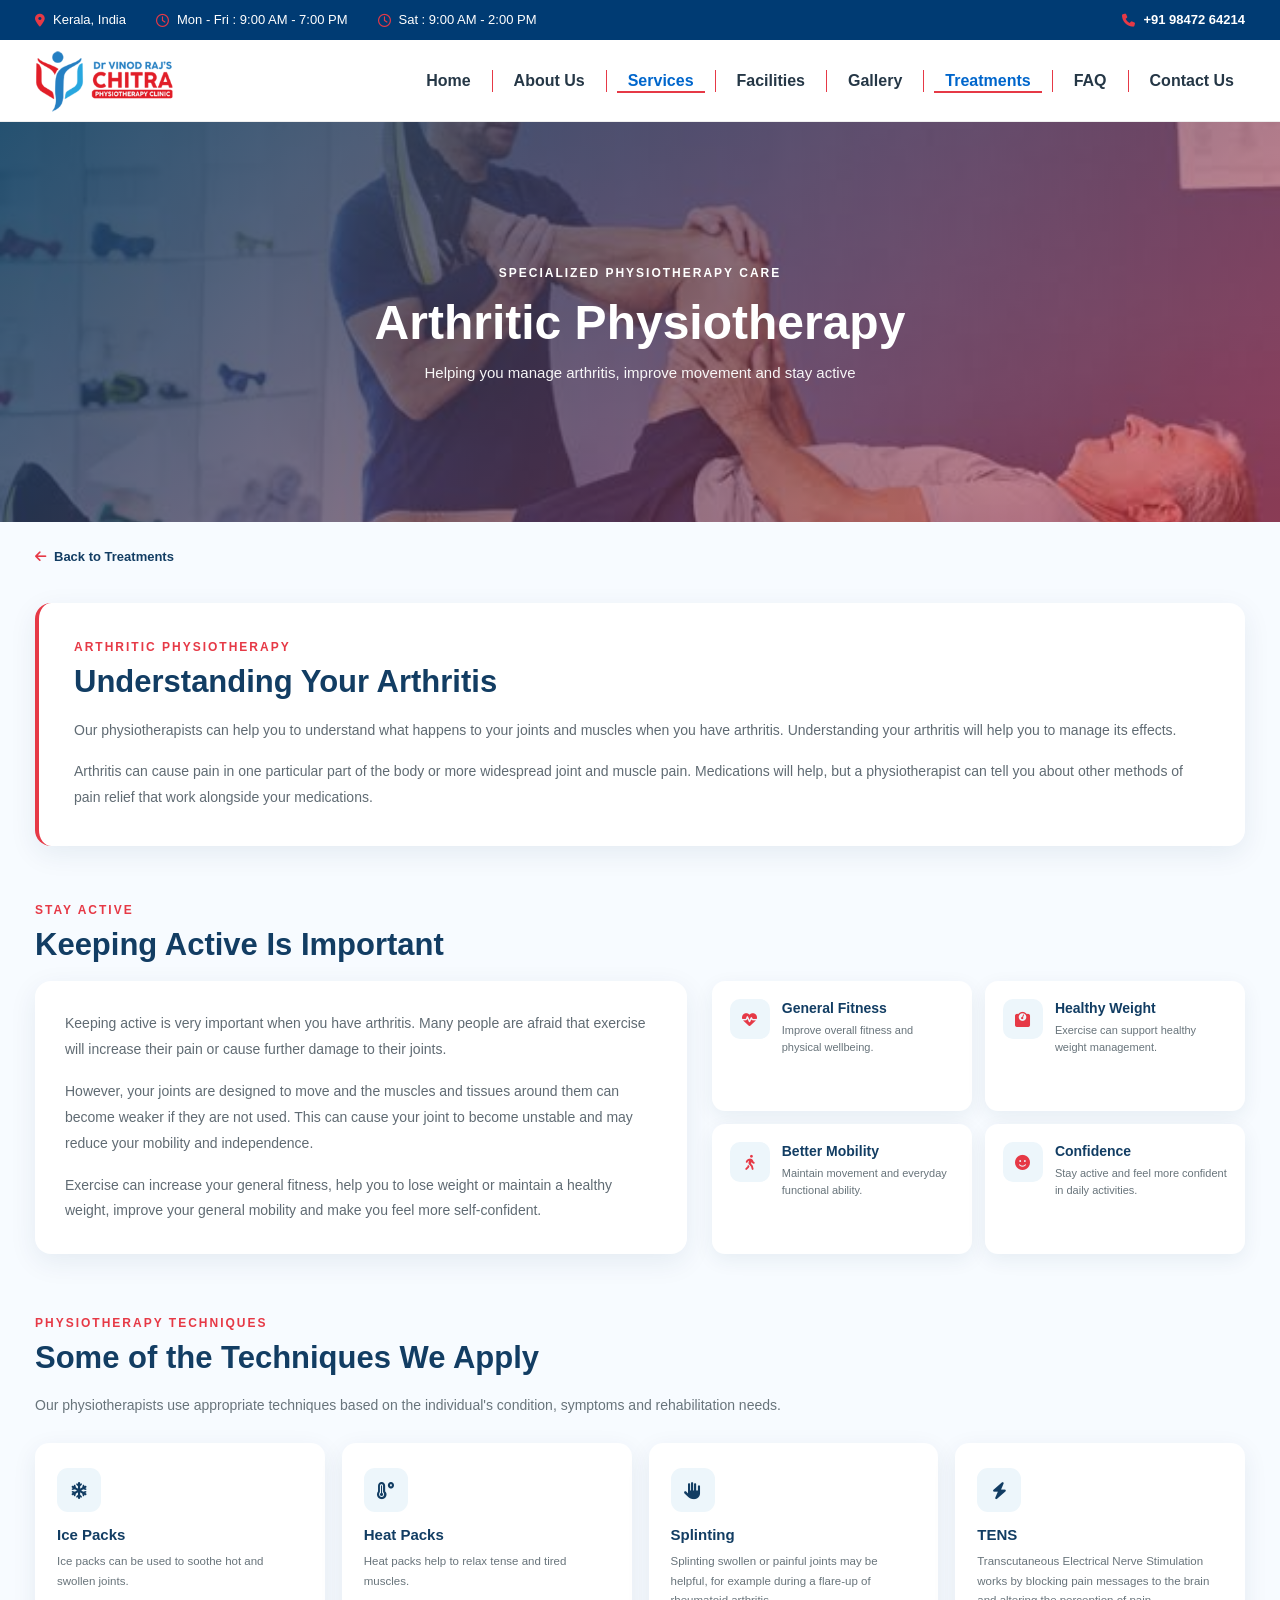
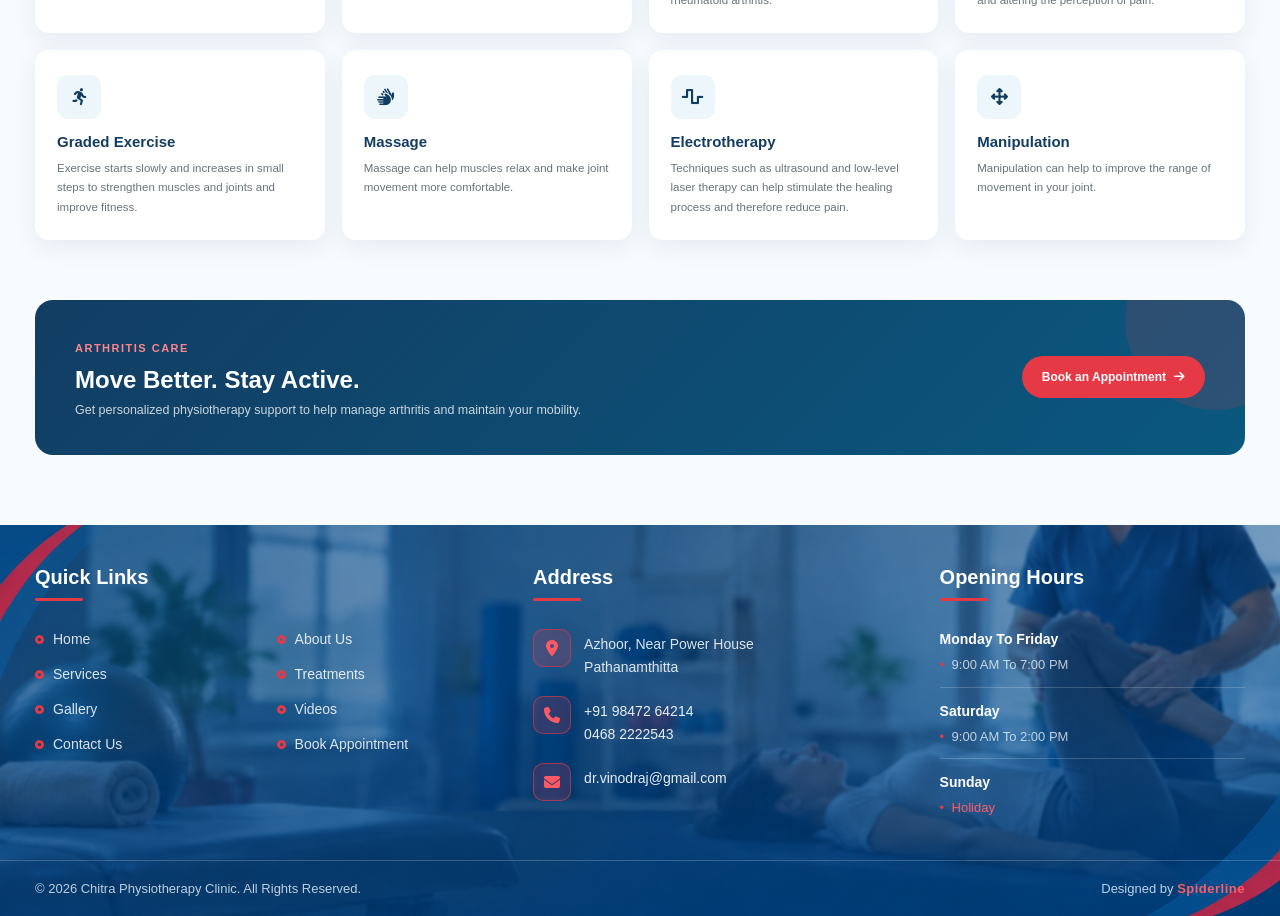
<file: treatment4.html>
<!DOCTYPE html>
<html lang="en">

<head>

    <meta charset="UTF-8">

    <meta name="viewport" content="width=device-width, initial-scale=1.0">

    <title>Chitra Physiotherapy Clinic</title>

    <!-- Google Fonts -->
    <link rel="preconnect" href="https://fonts.googleapis.com">
    <link rel="preconnect" href="https://fonts.gstatic.com" crossorigin>

    <link
        href="https://fonts.googleapis.com/css2?family=DM+Sans:wght@400;500;600;700&family=Playfair+Display:wght@500;600;700&display=swap"
        rel="stylesheet">
    
           <!-- Bootstrap -->
    <link href="https://cdn.jsdelivr.net/npm/bootstrap@5.3.3/dist/css/bootstrap.min.css"
        rel="stylesheet">
        

    <!-- Font Awesome -->
    <link rel="stylesheet" href="https://cdnjs.cloudflare.com/ajax/libs/font-awesome/6.5.2/css/all.min.css">

    <!-- CSS -->
    <link rel="stylesheet" href="style.css">

</head>


<body>


    <!-- =====================================================
     TOP BAR
===================================================== -->

    <div class="top-bar">

        <div class="container top-container">

            <div class="top-left">

                <span>
                    <i class="fa-solid fa-location-dot"></i>
                    Kerala, India
                </span>

                <span>
                    <i class="fa-regular fa-clock"></i>
                    Mon - Fri : 9:00 AM - 7:00 PM
                </span>
                <span>
                    <i class="fa-regular fa-clock"></i>
                    Sat : 9:00 AM - 2:00 PM
                </span>


            </div>


            <div class="top-right">

                <a href="tel:+919847264214">

                    <i class="fa-solid fa-phone"></i>

                    +91 98472 64214

                </a>

            </div>

        </div>

    </div>



    <!-- =====================================================
     NAVBAR
===================================================== -->

    <header class="header">

        <nav class="navbar">

            <div class="container nav-container">


                <!-- LOGO -->

                <a href="#" class="logo">

                    <div class="logo">

                        <img src="img/logo.png" alt="logo" style="width: 260px; height: auto; ">
                    </div>




                </a>



                <!-- NAVIGATION -->

                <ul class="nav-menu" id="navMenu">

                    <li>
                        <a href="index.html" >
                            Home
                        </a>
                    </li>

                    <li>
                        <a href="about.html">
                            About Us
                        </a>
                    </li>

                    <li>
                        <a href="services.html" class="active">
                            Services
                        </a>
                    </li>

                    <li>
                        <a href="facilities.html">
                            Facilities
                        </a>
                    </li>

                    <li>
                        <a href="gallery.html">
                            Gallery
                        </a>
                    </li>

                    <li>
                        <a href="treatments.html" class="active">
                            Treatments
                        </a>
                    </li>

                    <li>
                        <a href="faq.html">
                            FAQ
                        </a>
                    </li>

                    <li>
                        <a href="contact.html">
                            Contact Us
                        </a>
                    </li>

                </ul>



                <!-- BOOK APPOINTMENT -->




                <!-- MOBILE BUTTON -->

                <button class="menu-toggle" id="menuToggle">

                    <i class="fa-solid fa-bars"></i>

                </button>


            </div>

        </nav>

    </header>


<!-- =====================================================
     HERO
====================================================== -->

<section class="cpc-t4-banner">

    <div class="cpc-t4-banner-overlay"></div>

    <div class="cpc-t4-banner-content">

        <span>
            SPECIALIZED PHYSIOTHERAPY CARE
        </span>

        <h1>
            Arthritic Physiotherapy
        </h1>

        <p>
            Helping you manage arthritis, improve movement and stay active
        </p>

    </div>

</section>



<!-- =====================================================
     BACK
====================================================== -->

<section class="cpc-t4-back-section">

    <div class="container">

        <a href="treatments.html"
           class="cpc-t4-back">

            <i class="fa-solid fa-arrow-left"></i>

            Back to Treatments

        </a>

    </div>

</section>



<!-- =====================================================
     MAIN
====================================================== -->

<main class="cpc-t4-main">

    <div class="container">


        <!-- =================================================
             INTRO
        ================================================== -->

        <section class="cpc-t4-intro">

            <div class="cpc-t4-label">
                ARTHRITIC PHYSIOTHERAPY
            </div>

            <h2>
                Understanding Your Arthritis
            </h2>


            <p>
                Our physiotherapists can help you to understand what
                happens to your joints and muscles when you have
                arthritis. Understanding your arthritis will help you
                to manage its effects.
            </p>


            <p>
                Arthritis can cause pain in one particular part of the
                body or more widespread joint and muscle pain.
                Medications will help, but a physiotherapist can tell
                you about other methods of pain relief that work
                alongside your medications.
            </p>

        </section>



        <!-- =================================================
             KEEPING ACTIVE
        ================================================== -->

        <section class="cpc-t4-active-section">

            <div class="cpc-t4-label">
                STAY ACTIVE
            </div>

            <h2>
                Keeping Active Is Important
            </h2>


            <div class="cpc-t4-active-grid">


                <!-- LEFT -->

                <div class="cpc-t4-active-content">

                    <p>
                        Keeping active is very important when you have
                        arthritis. Many people are afraid that exercise
                        will increase their pain or cause further damage
                        to their joints.
                    </p>

                    <p>
                        However, your joints are designed to move and
                        the muscles and tissues around them can become
                        weaker if they are not used. This can cause your
                        joint to become unstable and may reduce your
                        mobility and independence.
                    </p>

                    <p>
                        Exercise can increase your general fitness,
                        help you to lose weight or maintain a healthy
                        weight, improve your general mobility and make
                        you feel more self-confident.
                    </p>

                </div>


                <!-- RIGHT BENEFITS -->

                <div class="cpc-t4-benefits">

                    <div class="cpc-t4-benefit">

                        <div class="cpc-t4-benefit-icon">
                            <i class="fa-solid fa-heart-pulse"></i>
                        </div>

                        <div>
                            <h3>
                                General Fitness
                            </h3>

                            <p>
                                Improve overall fitness and physical
                                wellbeing.
                            </p>
                        </div>

                    </div>


                    <div class="cpc-t4-benefit">

                        <div class="cpc-t4-benefit-icon">
                            <i class="fa-solid fa-weight-scale"></i>
                        </div>

                        <div>
                            <h3>
                                Healthy Weight
                            </h3>

                            <p>
                                Exercise can support healthy weight
                                management.
                            </p>
                        </div>

                    </div>


                    <div class="cpc-t4-benefit">

                        <div class="cpc-t4-benefit-icon">
                            <i class="fa-solid fa-person-walking"></i>
                        </div>

                        <div>
                            <h3>
                                Better Mobility
                            </h3>

                            <p>
                                Maintain movement and everyday
                                functional ability.
                            </p>
                        </div>

                    </div>


                    <div class="cpc-t4-benefit">

                        <div class="cpc-t4-benefit-icon">
                            <i class="fa-solid fa-face-smile"></i>
                        </div>

                        <div>
                            <h3>
                                Confidence
                            </h3>

                            <p>
                                Stay active and feel more confident
                                in daily activities.
                            </p>
                        </div>

                    </div>

                </div>

            </div>

        </section>



        <!-- =================================================
             TECHNIQUES
        ================================================== -->

        <section class="cpc-t4-techniques">

            <div class="cpc-t4-label">
                PHYSIOTHERAPY TECHNIQUES
            </div>

            <h2>
                Some of the Techniques We Apply
            </h2>

            <p class="cpc-t4-technique-intro">
                Our physiotherapists use appropriate techniques based
                on the individual's condition, symptoms and rehabilitation
                needs.
            </p>



            <div class="cpc-t4-technique-grid">


                <!-- ICE -->

                <article class="cpc-t4-technique-card">

                    <div class="cpc-t4-technique-icon">

                        <i class="fa-solid fa-snowflake"></i>

                    </div>

                    <h3>
                        Ice Packs
                    </h3>

                    <p>
                        Ice packs can be used to soothe hot and
                        swollen joints.
                    </p>

                </article>



                <!-- HEAT -->

                <article class="cpc-t4-technique-card">

                    <div class="cpc-t4-technique-icon">

                        <i class="fa-solid fa-temperature-high"></i>

                    </div>

                    <h3>
                        Heat Packs
                    </h3>

                    <p>
                        Heat packs help to relax tense and tired
                        muscles.
                    </p>

                </article>



                <!-- SPLINTING -->

                <article class="cpc-t4-technique-card">

                    <div class="cpc-t4-technique-icon">

                        <i class="fa-solid fa-hand"></i>

                    </div>

                    <h3>
                        Splinting
                    </h3>

                    <p>
                        Splinting swollen or painful joints may be
                        helpful, for example during a flare-up of
                        rheumatoid arthritis.
                    </p>

                </article>



                <!-- TENS -->

                <article class="cpc-t4-technique-card">

                    <div class="cpc-t4-technique-icon">

                        <i class="fa-solid fa-bolt"></i>

                    </div>

                    <h3>
                        TENS
                    </h3>

                    <p>
                        Transcutaneous Electrical Nerve Stimulation
                        works by blocking pain messages to the brain
                        and altering the perception of pain.
                    </p>

                </article>



                <!-- GRADED EXERCISE -->

                <article class="cpc-t4-technique-card">

                    <div class="cpc-t4-technique-icon">

                        <i class="fa-solid fa-person-running"></i>

                    </div>

                    <h3>
                        Graded Exercise
                    </h3>

                    <p>
                        Exercise starts slowly and increases in small
                        steps to strengthen muscles and joints and
                        improve fitness.
                    </p>

                </article>



                <!-- MASSAGE -->

                <article class="cpc-t4-technique-card">

                    <div class="cpc-t4-technique-icon">

                        <i class="fa-solid fa-hands"></i>

                    </div>

                    <h3>
                        Massage
                    </h3>

                    <p>
                        Massage can help muscles relax and make
                        joint movement more comfortable.
                    </p>

                </article>



                <!-- ELECTROTHERAPY -->

                <article class="cpc-t4-technique-card">

                    <div class="cpc-t4-technique-icon">

                        <i class="fa-solid fa-wave-square"></i>

                    </div>

                    <h3>
                        Electrotherapy
                    </h3>

                    <p>
                        Techniques such as ultrasound and low-level
                        laser therapy can help stimulate the healing
                        process and therefore reduce pain.
                    </p>

                </article>



                <!-- MANIPULATION -->

                <article class="cpc-t4-technique-card">

                    <div class="cpc-t4-technique-icon">

                        <i class="fa-solid fa-arrows-up-down-left-right"></i>

                    </div>

                    <h3>
                        Manipulation
                    </h3>

                    <p>
                        Manipulation can help to improve the range
                        of movement in your joint.
                    </p>

                </article>

            </div>

        </section>



        <!-- =================================================
             CTA
        ================================================== -->

        <section class="cpc-t4-cta">

            <div class="cpc-t4-cta-content">

                <span>
                    ARTHRITIS CARE
                </span>

                <h2>
                    Move Better. Stay Active.
                </h2>

                <p>
                    Get personalized physiotherapy support to help
                    manage arthritis and maintain your mobility.
                </p>

            </div>


            <a href="contact.html"
               class="cpc-t4-cta-btn">

                Book an Appointment

                <i class="fa-solid fa-arrow-right"></i>

            </a>

        </section>


    </div>

</main>







  




  












 



  




  

  


   



 



  


  



  <footer class="clinic-new-footer">

    <!-- BACKGROUND IMAGE -->
    <div class="clinic-footer-bg"></div>

    <div class="clinic-footer-content">

        <!-- ================= QUICK LINKS ================= -->

        <div class="clinic-footer-section clinic-quick-section">

            <h3>Quick Links</h3>

            <div class="clinic-quick-links">

                <a href="index.html">
                    <i class="fa-solid fa-circle-dot"></i>
                    Home
                </a>

                <a href="about.html">
                    <i class="fa-solid fa-circle-dot"></i>
                    About Us
                </a>

                <a href="services.html">
                    <i class="fa-solid fa-circle-dot"></i>
                    Services
                </a>

                <a href="treatments.html">
                    <i class="fa-solid fa-circle-dot"></i>
                    Treatments
                </a>

                <a href="gallery.html">
                    <i class="fa-solid fa-circle-dot"></i>
                    Gallery
                </a>

                <a href="videos.html">
                    <i class="fa-solid fa-circle-dot"></i>
                    Videos
                </a>

                <a href="contact.html">
                    <i class="fa-solid fa-circle-dot"></i>
                    Contact Us
                </a>

                <a href="#appointment">
                    <i class="fa-solid fa-circle-dot"></i>
                    Book Appointment
                </a>

            </div>

        </div>


        <!-- ================= ADDRESS ================= -->

        <div class="clinic-footer-section clinic-address-section">

            <h3>Address</h3>


            <div class="footer-info-item">

                <div class="footer-info-icon">
                    <i class="fa-solid fa-location-dot"></i>
                </div>

                <p>
                    Azhoor, Near Power House<br>
                    Pathanamthitta
                </p>

            </div>


            <div class="footer-info-item">

                <div class="footer-info-icon">
                    <i class="fa-solid fa-phone"></i>
                </div>

                <p>
                    <a href="tel:+919847264214">
                        +91 98472 64214
                    </a>
                    <br>
                    <a href="tel:04682222543">
                        0468 2222543
                    </a>
                </p>

            </div>


            <div class="footer-info-item">

                <div class="footer-info-icon">
                    <i class="fa-solid fa-envelope"></i>
                </div>

                <p>
                    <a href="mailto:dr.vinodraj@gmail.com">
                        dr.vinodraj@gmail.com
                    </a>
                </p>

            </div>

        </div>


        <!-- ================= OPENING HOURS ================= -->

        <div class="clinic-footer-section clinic-hours-section">

            <h3>Opening Hours</h3>


            <div class="clinic-hours-box">

                <div class="clinic-hour-row">

                    <span class="day">
                        Monday To Friday
                    </span>

                    <span class="time">
                        9:00 AM To 7:00 PM
                    </span>

                </div>


                <div class="clinic-hour-row">

                    <span class="day">
                        Saturday
                    </span>

                    <span class="time">
                        9:00 AM To 2:00 PM
                    </span>

                </div>


                <div class="clinic-hour-row">

                    <span class="day">
                        Sunday
                    </span>

                    <span class="holiday">
                        Holiday
                    </span>

                </div>

            </div>

        </div>

    </div>


    <!-- ================= FOOTER BOTTOM ================= -->

    <div class="clinic-footer-bottom">

        <p>
            © 2026 Chitra Physiotherapy Clinic. All Rights Reserved.
        </p>

        <p>
            Designed by
            <span><a href="https://spiderline.in/" target="_blank">Spiderline</a></span>
        </p>

    </div>

</footer>

<script src="https://cdn.jsdelivr.net/npm/bootstrap@5.3.3/dist/js/bootstrap.bundle.min.js"></script>

    <script src="script.js"></script>

</body>

</html>
</file>
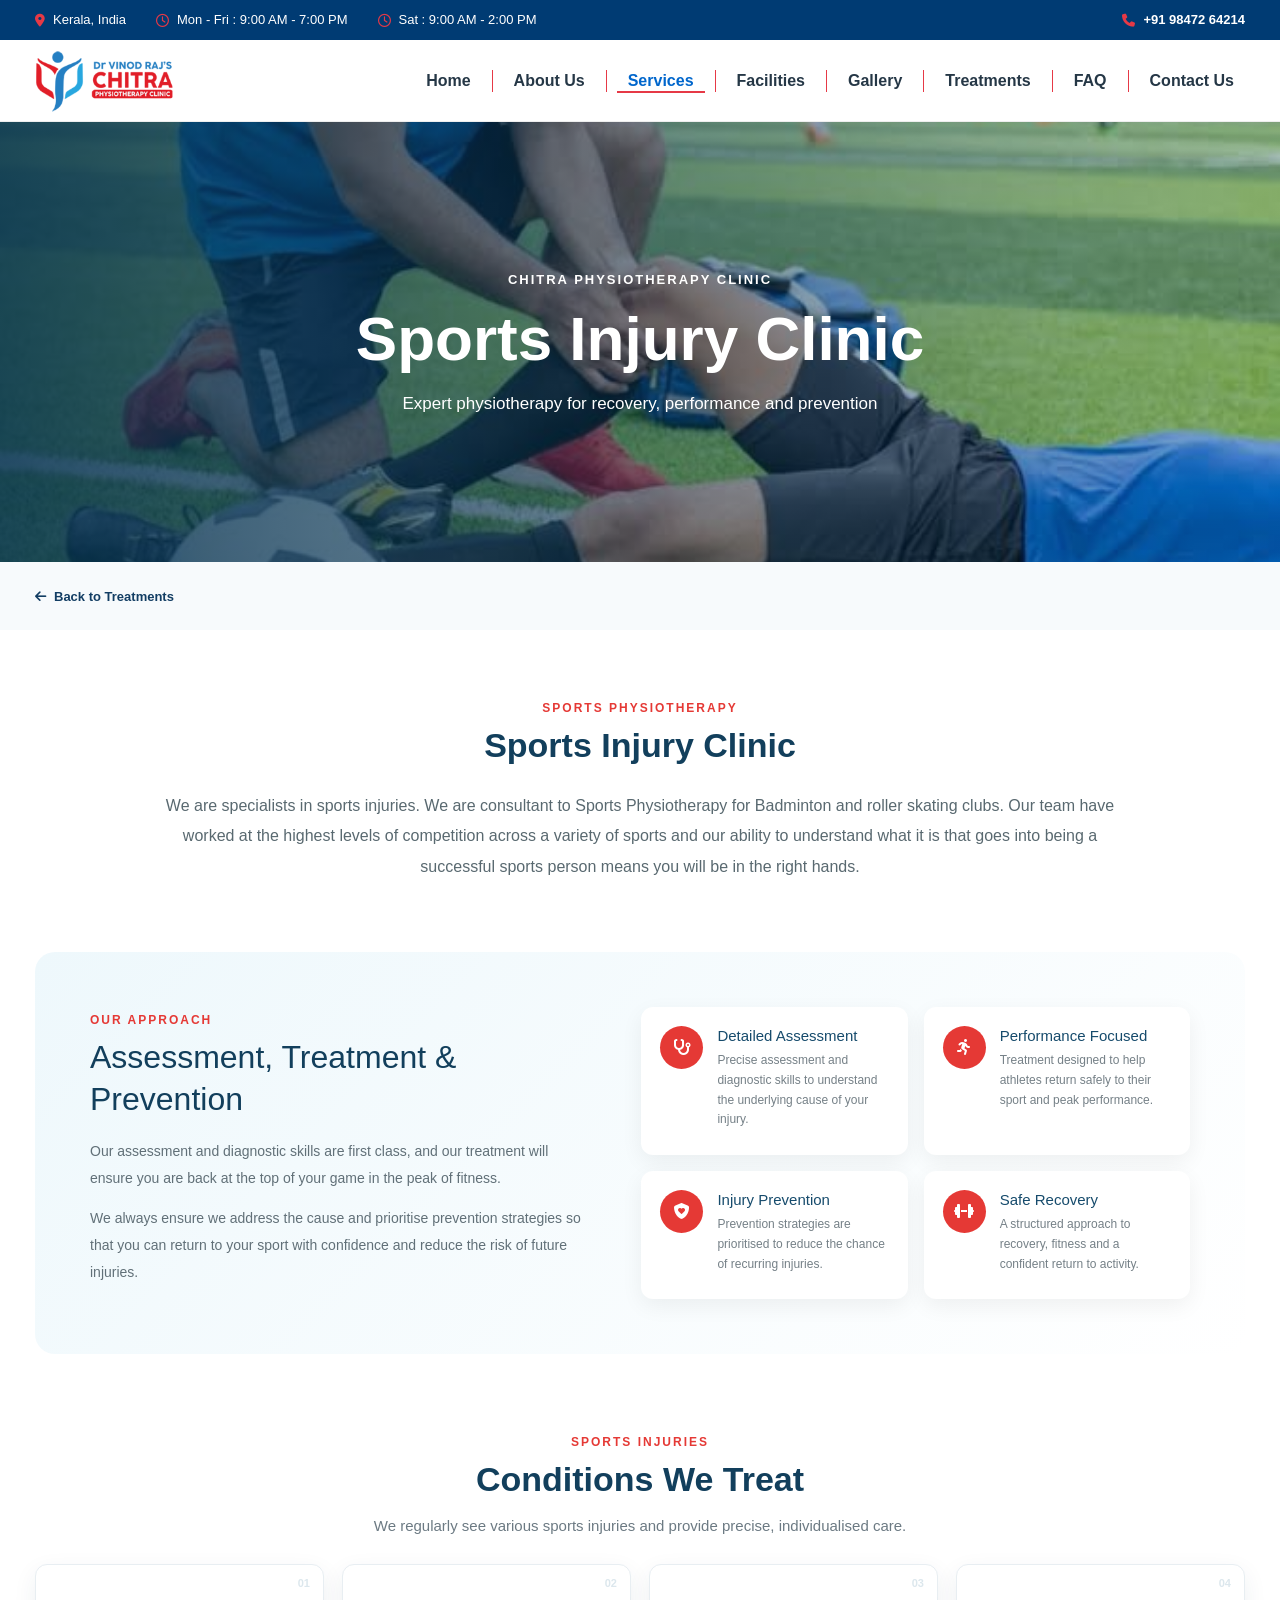
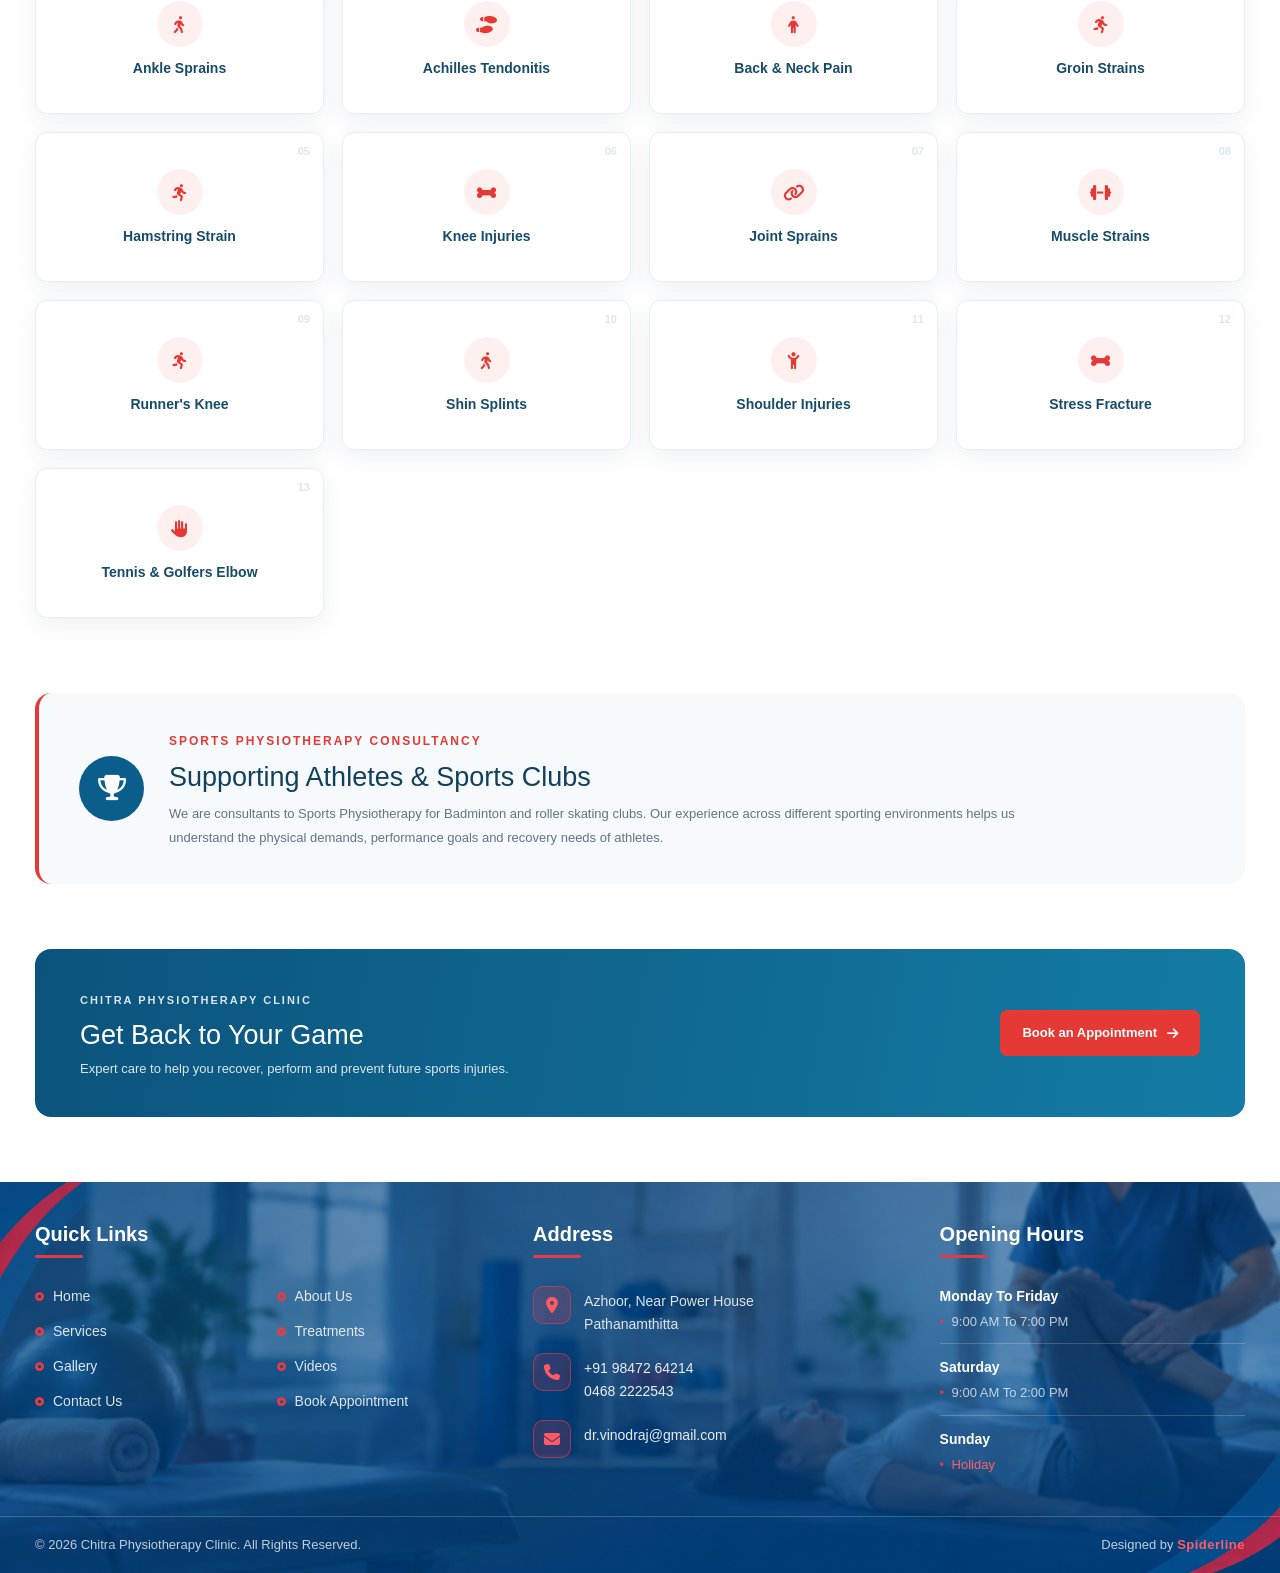
<file: treatment5.html>
<!DOCTYPE html>
<html lang="en">

<head>

    <meta charset="UTF-8">

    <meta name="viewport" content="width=device-width, initial-scale=1.0">

    <title>Chitra Physiotherapy Clinic</title>

    <!-- Google Fonts -->
    <link rel="preconnect" href="https://fonts.googleapis.com">
    <link rel="preconnect" href="https://fonts.gstatic.com" crossorigin>

    <link
        href="https://fonts.googleapis.com/css2?family=DM+Sans:wght@400;500;600;700&family=Playfair+Display:wght@500;600;700&display=swap"
        rel="stylesheet">
    
           <!-- Bootstrap -->
    <link href="https://cdn.jsdelivr.net/npm/bootstrap@5.3.3/dist/css/bootstrap.min.css"
        rel="stylesheet">
        

    <!-- Font Awesome -->
    <link rel="stylesheet" href="https://cdnjs.cloudflare.com/ajax/libs/font-awesome/6.5.2/css/all.min.css">

    <!-- CSS -->
    <link rel="stylesheet" href="style.css">

</head>


<body>


    <!-- =====================================================
     TOP BAR
===================================================== -->

    <div class="top-bar">

        <div class="container top-container">

            <div class="top-left">

                <span>
                    <i class="fa-solid fa-location-dot"></i>
                    Kerala, India
                </span>

                <span>
                    <i class="fa-regular fa-clock"></i>
                    Mon - Fri : 9:00 AM - 7:00 PM
                </span>
                <span>
                    <i class="fa-regular fa-clock"></i>
                    Sat : 9:00 AM - 2:00 PM
                </span>


            </div>


            <div class="top-right">

                <a href="tel:+919847264214">

                    <i class="fa-solid fa-phone"></i>

                    +91 98472 64214

                </a>

            </div>

        </div>

    </div>



    <!-- =====================================================
     NAVBAR
===================================================== -->

    <header class="header">

        <nav class="navbar">

            <div class="container nav-container">


                <!-- LOGO -->

                <a href="#" class="logo">

                    <div class="logo">

                        <img src="img/logo.png" alt="logo" style="width: 260px; height: auto; ">
                    </div>




                </a>



                <!-- NAVIGATION -->

                <ul class="nav-menu" id="navMenu">

                    <li>
                        <a href="index.html" >
                            Home
                        </a>
                    </li>

                    <li>
                        <a href="aboutus.html">
                            About Us
                        </a>
                    </li>

                    <li>
                        <a href="services.html" class="active">
                            Services
                        </a>
                    </li>

                    <li>
                        <a href="#facilities">
                            Facilities
                        </a>
                    </li>

                    <li>
                        <a href="#gallery">
                            Gallery
                        </a>
                    </li>

                    <li>
                        <a href="#treatments">
                            Treatments
                        </a>
                    </li>

                    <li>
                        <a href="#faq">
                            FAQ
                        </a>
                    </li>

                    <li>
                        <a href="#contact">
                            Contact Us
                        </a>
                    </li>

                </ul>



                <!-- BOOK APPOINTMENT -->




                <!-- MOBILE BUTTON -->

                <button class="menu-toggle" id="menuToggle">

                    <i class="fa-solid fa-bars"></i>

                </button>


            </div>

        </nav>

    </header>


<!-- ================= HERO ================= -->

<section class="cpc-t5-hero">

    <div class="cpc-t5-hero-overlay"></div>

    <div class="cpc-t5-hero-content">

        <span class="cpc-t5-small-title">
            CHITRA PHYSIOTHERAPY CLINIC
        </span>

        <h1>Sports Injury Clinic</h1>

        <p>
            Expert physiotherapy for recovery, performance and prevention
        </p>

    </div>

</section>


<!-- ================= BACK ================= -->

<section class="cpc-t5-back-section">

    <div class="container">

        <a href="treatments.html" class="cpc-t5-back-btn">

            <i class="fa-solid fa-arrow-left"></i>

            Back to Treatments

        </a>

    </div>

</section>


<!-- ================= MAIN ================= -->

<main class="cpc-t5-main">

    <div class="container">


        <!-- ================= INTRO ================= -->

        <section class="cpc-t5-intro">

            <div class="cpc-t5-section-heading">

                <span>SPORTS PHYSIOTHERAPY</span>

                <h2>Sports Injury Clinic</h2>

            </div>

            <p>
                We are specialists in sports injuries. We are consultant to
                Sports Physiotherapy for Badminton and roller skating clubs.
                Our team have worked at the highest levels of competition
                across a variety of sports and our ability to understand what
                it is that goes into being a successful sports person means
                you will be in the right hands.
            </p>

        </section>


        <!-- ================= EXPERTISE ================= -->

        <section class="cpc-t5-expertise">

            <div class="cpc-t5-expertise-content">

                <span class="cpc-t5-label">
                    OUR APPROACH
                </span>

                <h2>
                    Assessment, Treatment & Prevention
                </h2>

                <p>
                    Our assessment and diagnostic skills are first class,
                    and our treatment will ensure you are back at the top
                    of your game in the peak of fitness.
                </p>

                <p>
                    We always ensure we address the cause and prioritise
                    prevention strategies so that you can return to your
                    sport with confidence and reduce the risk of future
                    injuries.
                </p>

            </div>


            <div class="cpc-t5-expertise-points">

                <div class="cpc-t5-feature">

                    <div class="cpc-t5-feature-icon">
                        <i class="fa-solid fa-stethoscope"></i>
                    </div>

                    <div>
                        <h3>Detailed Assessment</h3>

                        <p>
                            Precise assessment and diagnostic skills to
                            understand the underlying cause of your injury.
                        </p>
                    </div>

                </div>


                <div class="cpc-t5-feature">

                    <div class="cpc-t5-feature-icon">
                        <i class="fa-solid fa-person-running"></i>
                    </div>

                    <div>
                        <h3>Performance Focused</h3>

                        <p>
                            Treatment designed to help athletes return
                            safely to their sport and peak performance.
                        </p>
                    </div>

                </div>


                <div class="cpc-t5-feature">

                    <div class="cpc-t5-feature-icon">
                        <i class="fa-solid fa-shield-heart"></i>
                    </div>

                    <div>
                        <h3>Injury Prevention</h3>

                        <p>
                            Prevention strategies are prioritised to
                            reduce the chance of recurring injuries.
                        </p>
                    </div>

                </div>


                <div class="cpc-t5-feature">

                    <div class="cpc-t5-feature-icon">
                        <i class="fa-solid fa-dumbbell"></i>
                    </div>

                    <div>
                        <h3>Safe Recovery</h3>

                        <p>
                            A structured approach to recovery, fitness
                            and a confident return to activity.
                        </p>
                    </div>

                </div>

            </div>

        </section>


        <!-- ================= INJURIES ================= -->

        <section class="cpc-t5-injuries">

            <div class="cpc-t5-section-heading center-heading">

                <span>SPORTS INJURIES</span>

                <h2>Conditions We Treat</h2>

                <p>
                    We regularly see various sports injuries and provide
                    precise, individualised care.
                </p>

            </div>


            <div class="cpc-t5-injury-grid">


                <div class="cpc-t5-injury-card">
                    <span>01</span>
                    <i class="fa-solid fa-person-walking"></i>
                    <h3>Ankle Sprains</h3>
                </div>


                <div class="cpc-t5-injury-card">
                    <span>02</span>
                    <i class="fa-solid fa-shoe-prints"></i>
                    <h3>Achilles Tendonitis</h3>
                </div>


                <div class="cpc-t5-injury-card">
                    <span>03</span>
                    <i class="fa-solid fa-person"></i>
                    <h3>Back & Neck Pain</h3>
                </div>


                <div class="cpc-t5-injury-card">
                    <span>04</span>
                    <i class="fa-solid fa-person-running"></i>
                    <h3>Groin Strains</h3>
                </div>


                <div class="cpc-t5-injury-card">
                    <span>05</span>
                    <i class="fa-solid fa-person-running"></i>
                    <h3>Hamstring Strain</h3>
                </div>


                <div class="cpc-t5-injury-card">
                    <span>06</span>
                    <i class="fa-solid fa-bone"></i>
                    <h3>Knee Injuries</h3>
                </div>


                <div class="cpc-t5-injury-card">
                    <span>07</span>
                    <i class="fa-solid fa-link"></i>
                    <h3>Joint Sprains</h3>
                </div>


                <div class="cpc-t5-injury-card">
                    <span>08</span>
                    <i class="fa-solid fa-dumbbell"></i>
                    <h3>Muscle Strains</h3>
                </div>


                <div class="cpc-t5-injury-card">
                    <span>09</span>
                    <i class="fa-solid fa-person-running"></i>
                    <h3>Runner's Knee</h3>
                </div>


                <div class="cpc-t5-injury-card">
                    <span>10</span>
                    <i class="fa-solid fa-person-walking"></i>
                    <h3>Shin Splints</h3>
                </div>


                <div class="cpc-t5-injury-card">
                    <span>11</span>
                    <i class="fa-solid fa-child-reaching"></i>
                    <h3>Shoulder Injuries</h3>
                </div>


                <div class="cpc-t5-injury-card">
                    <span>12</span>
                    <i class="fa-solid fa-bone"></i>
                    <h3>Stress Fracture</h3>
                </div>


                <div class="cpc-t5-injury-card">
                    <span>13</span>
                    <i class="fa-solid fa-hand"></i>
                    <h3>Tennis & Golfers Elbow</h3>
                </div>

            </div>

        </section>


        <!-- ================= CLUB CONSULTANCY ================= -->

        <section class="cpc-t5-club-section">

            <div class="cpc-t5-club-icon">

                <i class="fa-solid fa-trophy"></i>

            </div>

            <div class="cpc-t5-club-content">

                <span>SPORTS PHYSIOTHERAPY CONSULTANCY</span>

                <h2>
                    Supporting Athletes & Sports Clubs
                </h2>

                <p>
                    We are consultants to Sports Physiotherapy for Badminton
                    and roller skating clubs. Our experience across different
                    sporting environments helps us understand the physical
                    demands, performance goals and recovery needs of athletes.
                </p>

            </div>

        </section>


        <!-- ================= CTA ================= -->

        <section class="cpc-t5-cta">

            <div>

                <span>
                    CHITRA PHYSIOTHERAPY CLINIC
                </span>

                <h2>
                    Get Back to Your Game
                </h2>

                <p>
                    Expert care to help you recover, perform and prevent
                    future sports injuries.
                </p>

            </div>

            <a href="contact.html" class="cpc-t5-cta-btn">

                Book an Appointment

                <i class="fa-solid fa-arrow-right"></i>

            </a>

        </section>

    </div>

</main>















  




  












 



  




  

  


   



 



  


  



  <footer class="clinic-new-footer">

    <!-- BACKGROUND IMAGE -->
    <div class="clinic-footer-bg"></div>

    <div class="clinic-footer-content">

        <!-- ================= QUICK LINKS ================= -->

        <div class="clinic-footer-section clinic-quick-section">

            <h3>Quick Links</h3>

            <div class="clinic-quick-links">

                <a href="index.html">
                    <i class="fa-solid fa-circle-dot"></i>
                    Home
                </a>

                <a href="about.html">
                    <i class="fa-solid fa-circle-dot"></i>
                    About Us
                </a>

                <a href="services.html">
                    <i class="fa-solid fa-circle-dot"></i>
                    Services
                </a>

                <a href="treatments.html">
                    <i class="fa-solid fa-circle-dot"></i>
                    Treatments
                </a>

                <a href="gallery.html">
                    <i class="fa-solid fa-circle-dot"></i>
                    Gallery
                </a>

                <a href="videos.html">
                    <i class="fa-solid fa-circle-dot"></i>
                    Videos
                </a>

                <a href="contact.html">
                    <i class="fa-solid fa-circle-dot"></i>
                    Contact Us
                </a>

                <a href="#appointment">
                    <i class="fa-solid fa-circle-dot"></i>
                    Book Appointment
                </a>

            </div>

        </div>


        <!-- ================= ADDRESS ================= -->

        <div class="clinic-footer-section clinic-address-section">

            <h3>Address</h3>


            <div class="footer-info-item">

                <div class="footer-info-icon">
                    <i class="fa-solid fa-location-dot"></i>
                </div>

                <p>
                    Azhoor, Near Power House<br>
                    Pathanamthitta
                </p>

            </div>


            <div class="footer-info-item">

                <div class="footer-info-icon">
                    <i class="fa-solid fa-phone"></i>
                </div>

                <p>
                    <a href="tel:+919847264214">
                        +91 98472 64214
                    </a>
                    <br>
                    <a href="tel:04682222543">
                        0468 2222543
                    </a>
                </p>

            </div>


            <div class="footer-info-item">

                <div class="footer-info-icon">
                    <i class="fa-solid fa-envelope"></i>
                </div>

                <p>
                    <a href="mailto:dr.vinodraj@gmail.com">
                        dr.vinodraj@gmail.com
                    </a>
                </p>

            </div>

        </div>


        <!-- ================= OPENING HOURS ================= -->

        <div class="clinic-footer-section clinic-hours-section">

            <h3>Opening Hours</h3>


            <div class="clinic-hours-box">

                <div class="clinic-hour-row">

                    <span class="day">
                        Monday To Friday
                    </span>

                    <span class="time">
                        9:00 AM To 7:00 PM
                    </span>

                </div>


                <div class="clinic-hour-row">

                    <span class="day">
                        Saturday
                    </span>

                    <span class="time">
                        9:00 AM To 2:00 PM
                    </span>

                </div>


                <div class="clinic-hour-row">

                    <span class="day">
                        Sunday
                    </span>

                    <span class="holiday">
                        Holiday
                    </span>

                </div>

            </div>

        </div>

    </div>


    <!-- ================= FOOTER BOTTOM ================= -->

    <div class="clinic-footer-bottom">

        <p>
            © 2026 Chitra Physiotherapy Clinic. All Rights Reserved.
        </p>

        <p>
            Designed by
            <span><a href="https://spiderline.in/" target="_blank">Spiderline</a></span>
        </p>

    </div>

</footer>

<script src="https://cdn.jsdelivr.net/npm/bootstrap@5.3.3/dist/js/bootstrap.bundle.min.js"></script>

    <script src="script.js"></script>

</body>

</html>
</file>
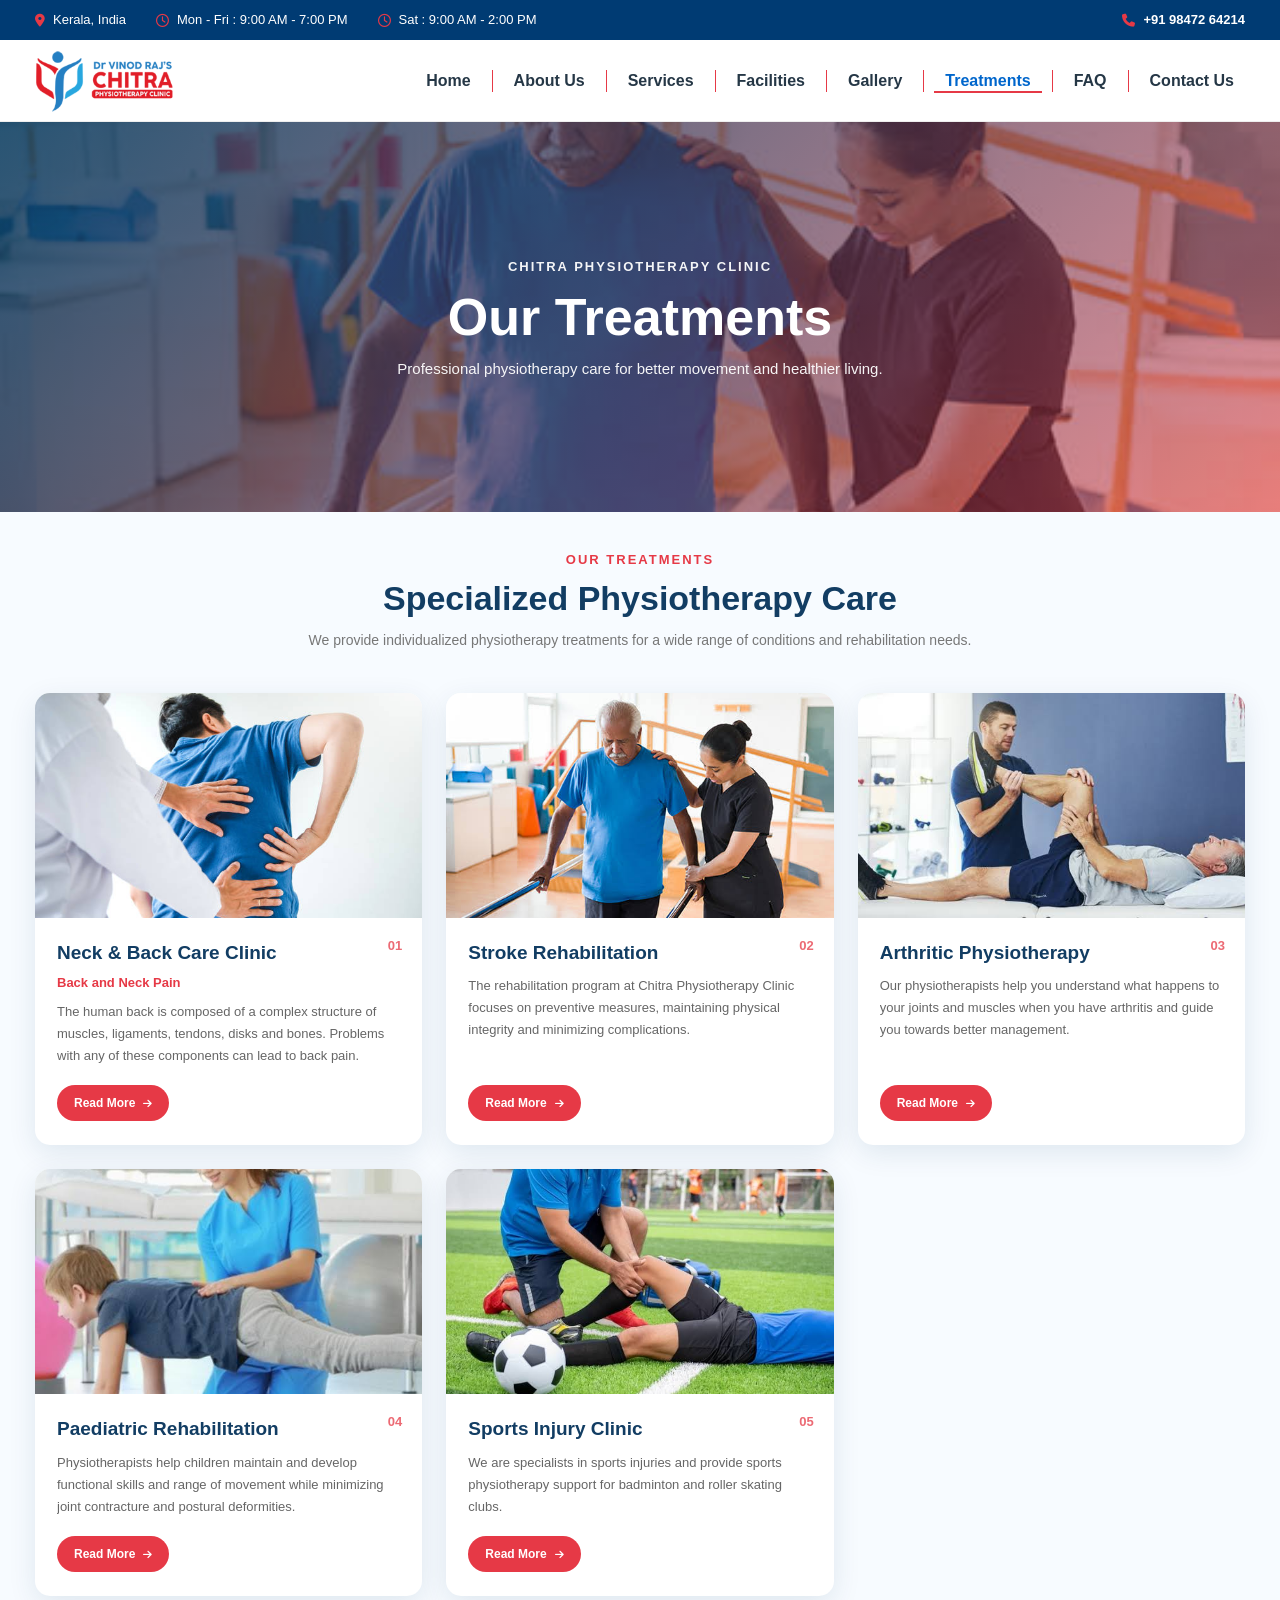
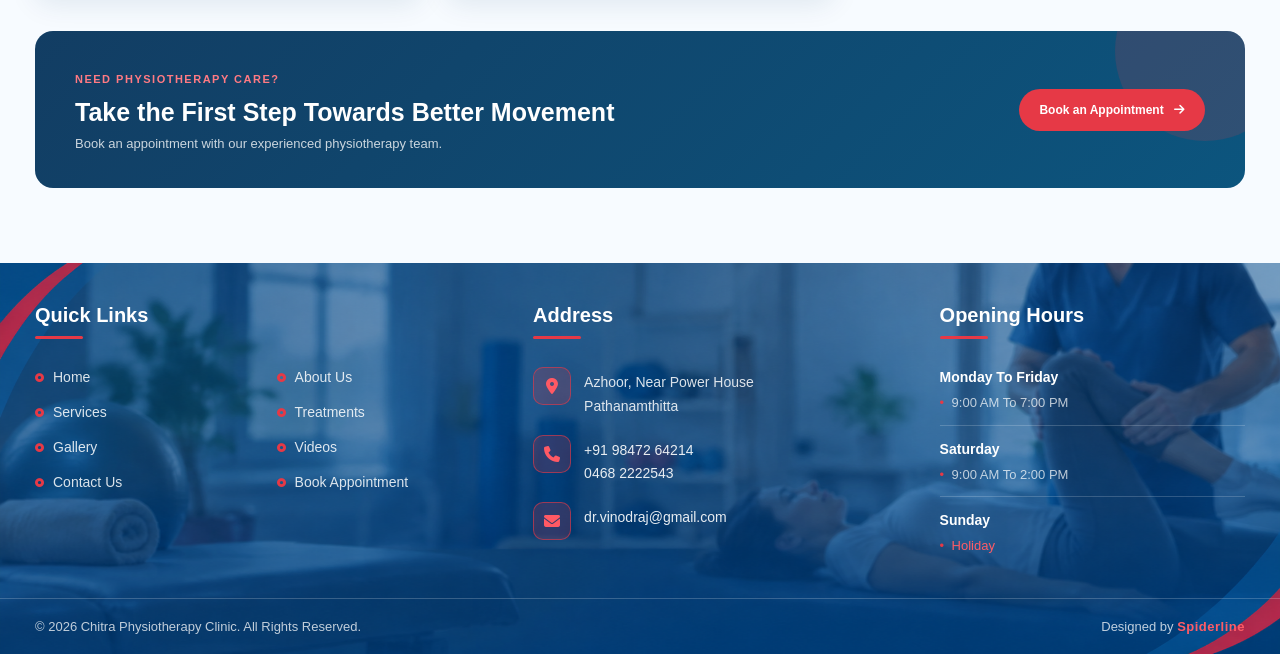
<file: treatments.html>
<!DOCTYPE html>
<html lang="en">

<head>

    <meta charset="UTF-8">

    <meta name="viewport" content="width=device-width, initial-scale=1.0">

    <title>Chitra Physiotherapy Clinic</title>

    <!-- Google Fonts -->
    <link rel="preconnect" href="https://fonts.googleapis.com">
    <link rel="preconnect" href="https://fonts.gstatic.com" crossorigin>

    <link
        href="https://fonts.googleapis.com/css2?family=DM+Sans:wght@400;500;600;700&family=Playfair+Display:wght@500;600;700&display=swap"
        rel="stylesheet">
    
           <!-- Bootstrap -->
    <link href="https://cdn.jsdelivr.net/npm/bootstrap@5.3.3/dist/css/bootstrap.min.css"
        rel="stylesheet">
        

    <!-- Font Awesome -->
    <link rel="stylesheet" href="https://cdnjs.cloudflare.com/ajax/libs/font-awesome/6.5.2/css/all.min.css">

    <!-- CSS -->
    <link rel="stylesheet" href="style.css">

</head>


<body>


    <!-- =====================================================
     TOP BAR
===================================================== -->

    <div class="top-bar">

        <div class="container top-container">

            <div class="top-left">

                <span>
                    <i class="fa-solid fa-location-dot"></i>
                    Kerala, India
                </span>

                <span>
                    <i class="fa-regular fa-clock"></i>
                    Mon - Fri : 9:00 AM - 7:00 PM
                </span>
                <span>
                    <i class="fa-regular fa-clock"></i>
                    Sat : 9:00 AM - 2:00 PM
                </span>


            </div>


            <div class="top-right">

                <a href="tel:+919847264214">

                    <i class="fa-solid fa-phone"></i>

                    +91 98472 64214

                </a>

            </div>

        </div>

    </div>



    <!-- =====================================================
     NAVBAR
===================================================== -->

    <header class="header">

        <nav class="navbar">

            <div class="container nav-container">


                <!-- LOGO -->

                <a href="#" class="logo">

                    <div class="logo">

                        <img src="img/logo.png" alt="logo" style="width: 260px; height: auto; ">
                    </div>




                </a>



                <!-- NAVIGATION -->

                <ul class="nav-menu" id="navMenu">

                    <li>
                        <a href="index.html" >
                            Home
                        </a>
                    </li>

                    <li>
                        <a href="about.html">
                            About Us
                        </a>
                    </li>

                    <li>
                        <a href="services.html" >
                            Services
                        </a>
                    </li>

                    <li>
                        <a href="facilities.html">
                            Facilities
                        </a>
                    </li>

                    <li>
                        <a href="gallery.html">
                            Gallery
                        </a>
                    </li>

                    <li>
                        <a href="treatments.html" class="active">
                            Treatments
                        </a>
                    </li>

                    <li>
                        <a href="faq.html">
                            FAQ
                        </a>
                    </li>

                    <li>
                        <a href="contact.html">
                            Contact Us
                        </a>
                    </li>

                </ul>



                <!-- BOOK APPOINTMENT -->




                <!-- MOBILE BUTTON -->

                <button class="menu-toggle" id="menuToggle">

                    <i class="fa-solid fa-bars"></i>

                </button>


            </div>

        </nav>

    </header>


  <!-- =====================================================
         TREATMENTS BANNER
    ====================================================== -->

    <section class="cpc-treatment-banner">

        <div class="cpc-treatment-banner-overlay"></div>

        <div class="cpc-treatment-banner-content">

            <span>CHITRA PHYSIOTHERAPY CLINIC</span>

            <h1>Our Treatments</h1>

            <p>
                Professional physiotherapy care for better movement
                and healthier living.
            </p>

        </div>

    </section>



    <!-- =====================================================
         TREATMENTS SECTION
    ====================================================== -->

    <section class="cpc-treatment-section">

        <div class="container">


            <!-- SECTION HEADING -->

            <div class="cpc-treatment-heading">

                <span>OUR TREATMENTS</span>

                <h2>
                    Specialized Physiotherapy Care
                </h2>

                <p>
                    We provide individualized physiotherapy treatments
                    for a wide range of conditions and rehabilitation needs.
                </p>

            </div>



            <!-- =================================================
                 TREATMENT GRID
            ================================================== -->

            <div class="cpc-treatment-grid">


                <!-- =================================================
                     CARD 1
                ================================================== -->

                <article class="cpc-treatment-card">

                    <div class="cpc-treatment-image">

                        <img src="img/Neck & Back Care.jpg"
                             alt="Neck and Back Care Clinic">

                    </div>


                    <div class="cpc-treatment-content">

                        <span class="cpc-treatment-number">
                            01
                        </span>

                        <h3>
                            Neck &amp; Back Care Clinic
                        </h3>

                        <h4>
                            Back and Neck Pain
                        </h4>

                        <p>
                            The human back is composed of a complex
                            structure of muscles, ligaments, tendons,
                            disks and bones. Problems with any of these
                            components can lead to back pain.
                        </p>


                        <a href="treatment1.html"
                           class="cpc-treatment-btn">

                            Read More

                            <i class="fa-solid fa-arrow-right"></i>

                        </a>

                    </div>

                </article>



                <!-- =================================================
                     CARD 2
                ================================================== -->

                <article class="cpc-treatment-card">

                    <div class="cpc-treatment-image">

                        <img src="img/Stroke Rehabilitation.jpg"
                             alt="Stroke Rehabilitation">

                    </div>


                    <div class="cpc-treatment-content">

                        <span class="cpc-treatment-number">
                            02
                        </span>

                        <h3>
                            Stroke Rehabilitation
                        </h3>

                        <p>
                            The rehabilitation program at Chitra
                            Physiotherapy Clinic focuses on preventive
                            measures, maintaining physical integrity
                            and minimizing complications.
                        </p>


                        <a href="treatment2.html"
                           class="cpc-treatment-btn">

                            Read More

                            <i class="fa-solid fa-arrow-right"></i>

                        </a>

                    </div>

                </article>



                <!-- =================================================
                     CARD 3
                ================================================== -->

                <article class="cpc-treatment-card">

                    <div class="cpc-treatment-image">

                        <img src="img/Arthritic physiotherapy.jpg"
                             alt="Arthritic Physiotherapy">

                    </div>


                    <div class="cpc-treatment-content">

                        <span class="cpc-treatment-number">
                            03
                        </span>

                        <h3>
                            Arthritic Physiotherapy
                        </h3>

                        <p>
                            Our physiotherapists help you understand
                            what happens to your joints and muscles
                            when you have arthritis and guide you
                            towards better management.
                        </p>


                        <a href="treatment4.html"
                           class="cpc-treatment-btn">

                            Read More

                            <i class="fa-solid fa-arrow-right"></i>

                        </a>

                    </div>

                </article>



                <!-- =================================================
                     CARD 4
                ================================================== -->

                <article class="cpc-treatment-card">

                    <div class="cpc-treatment-image">

                        <img src="img/Paediatric Rehabilitation.jpg"
                             alt="Paediatric Rehabilitation">

                    </div>


                    <div class="cpc-treatment-content">

                        <span class="cpc-treatment-number">
                            04
                        </span>

                        <h3>
                            Paediatric Rehabilitation
                        </h3>

                        <p>
                            Physiotherapists help children maintain and
                            develop functional skills and range of
                            movement while minimizing joint contracture
                            and postural deformities.
                        </p>


                        <a href="treatment3.html"
                           class="cpc-treatment-btn">

                            Read More

                            <i class="fa-solid fa-arrow-right"></i>

                        </a>

                    </div>

                </article>



                <!-- =================================================
                     CARD 5
                ================================================== -->

                <article class="cpc-treatment-card">

                    <div class="cpc-treatment-image">

                        <img src="img/Sports Injury img.jpg"
                             alt="Sports Injury Clinic">

                    </div>


                    <div class="cpc-treatment-content">

                        <span class="cpc-treatment-number">
                            05
                        </span>

                        <h3>
                            Sports Injury Clinic
                        </h3>

                        <p>
                            We are specialists in sports injuries and
                            provide sports physiotherapy support for
                            badminton and roller skating clubs.
                        </p>


                        <a href="treatment5.html"
                           class="cpc-treatment-btn">

                            Read More

                            <i class="fa-solid fa-arrow-right"></i>

                        </a>

                    </div>

                </article>


            </div>

        </div>

    </section>



    <!-- =====================================================
         APPOINTMENT CTA
    ====================================================== -->

    <section class="cpc-treatment-cta">

        <div class="container">

            <div class="cpc-treatment-cta-box">

                <div>

                    <span>
                        NEED PHYSIOTHERAPY CARE?
                    </span>

                    <h2>
                        Take the First Step Towards Better Movement
                    </h2>

                    <p>
                        Book an appointment with our experienced
                        physiotherapy team.
                    </p>

                </div>


                <a href="contact.html"
                   class="cpc-treatment-cta-btn">

                    Book an Appointment

                    <i class="fa-solid fa-arrow-right"></i>

                </a>

            </div>

        </div>

    </section>




  












 



  




  

  


   



 



  


  



  <footer class="clinic-new-footer">

    <!-- BACKGROUND IMAGE -->
    <div class="clinic-footer-bg"></div>

    <div class="clinic-footer-content">

        <!-- ================= QUICK LINKS ================= -->

        <div class="clinic-footer-section clinic-quick-section">

            <h3>Quick Links</h3>

            <div class="clinic-quick-links">

                <a href="index.html">
                    <i class="fa-solid fa-circle-dot"></i>
                    Home
                </a>

                <a href="about.html">
                    <i class="fa-solid fa-circle-dot"></i>
                    About Us
                </a>

                <a href="services.html">
                    <i class="fa-solid fa-circle-dot"></i>
                    Services
                </a>

                <a href="treatments.html">
                    <i class="fa-solid fa-circle-dot"></i>
                    Treatments
                </a>

                <a href="gallery.html">
                    <i class="fa-solid fa-circle-dot"></i>
                    Gallery
                </a>

                <a href="videos.html">
                    <i class="fa-solid fa-circle-dot"></i>
                    Videos
                </a>

                <a href="contact.html">
                    <i class="fa-solid fa-circle-dot"></i>
                    Contact Us
                </a>

                <a href="#appointment">
                    <i class="fa-solid fa-circle-dot"></i>
                    Book Appointment
                </a>

            </div>

        </div>


        <!-- ================= ADDRESS ================= -->

        <div class="clinic-footer-section clinic-address-section">

            <h3>Address</h3>


            <div class="footer-info-item">

                <div class="footer-info-icon">
                    <i class="fa-solid fa-location-dot"></i>
                </div>

                <p>
                    Azhoor, Near Power House<br>
                    Pathanamthitta
                </p>

            </div>


            <div class="footer-info-item">

                <div class="footer-info-icon">
                    <i class="fa-solid fa-phone"></i>
                </div>

                <p>
                    <a href="tel:+919847264214">
                        +91 98472 64214
                    </a>
                    <br>
                    <a href="tel:04682222543">
                        0468 2222543
                    </a>
                </p>

            </div>


            <div class="footer-info-item">

                <div class="footer-info-icon">
                    <i class="fa-solid fa-envelope"></i>
                </div>

                <p>
                    <a href="mailto:dr.vinodraj@gmail.com">
                        dr.vinodraj@gmail.com
                    </a>
                </p>

            </div>

        </div>


        <!-- ================= OPENING HOURS ================= -->

        <div class="clinic-footer-section clinic-hours-section">

            <h3>Opening Hours</h3>


            <div class="clinic-hours-box">

                <div class="clinic-hour-row">

                    <span class="day">
                        Monday To Friday
                    </span>

                    <span class="time">
                        9:00 AM To 7:00 PM
                    </span>

                </div>


                <div class="clinic-hour-row">

                    <span class="day">
                        Saturday
                    </span>

                    <span class="time">
                        9:00 AM To 2:00 PM
                    </span>

                </div>


                <div class="clinic-hour-row">

                    <span class="day">
                        Sunday
                    </span>

                    <span class="holiday">
                        Holiday
                    </span>

                </div>

            </div>

        </div>

    </div>


    <!-- ================= FOOTER BOTTOM ================= -->

    <div class="clinic-footer-bottom">

        <p>
            © 2026 Chitra Physiotherapy Clinic. All Rights Reserved.
        </p>

        <p>
            Designed by
            <span><a href="https://spiderline.in/" target="_blank">Spiderline</a></span>
        </p>

    </div>

</footer>

<script src="https://cdn.jsdelivr.net/npm/bootstrap@5.3.3/dist/js/bootstrap.bundle.min.js"></script>

    <script src="script.js"></script>

</body>

</html>
</file>
<file: style.css>
/* =====================================================
   RESET
===================================================== */

* {
    margin: 0;
    padding: 0;
    box-sizing: border-box;
}


html {
    scroll-behavior: smooth;
}


body {
    font-family: Arial,
        Helvetica,
        sans-serif;
    color: #172b3a;
    background: #ffffff;
}


a {
    text-decoration: none;
    color: inherit;
}


button {
    font-family: inherit;
}


.container {
    max-width: 1430px;
    margin: auto;
}




/* =====================================================
   TOP BAR
===================================================== */

.top-bar {

    height: 40px;

    background: #003b73;

    color: #ffffff;

    font-size: 13px;

}


.top-container {

    height: 100%;

    display: flex;

    align-items: center;

    justify-content: space-between;

}


.top-left {

    display: flex;

    align-items: center;

    gap: 30px;

}


.top-left span,
.top-right a {

    display: flex;

    align-items: center;

    gap: 8px;

}


.top-bar i {

    color: #e63946;

}


.top-right a {

    font-weight: 600;

}






/* =====================================================
   NAVBAR - COMPLETE RESPONSIVE CSS
===================================================== */

/* HEADER */

.header {
    position: relative;
    width: 100%;
    z-index: 1000;
}


/* =====================================================
   NAVBAR
===================================================== */

.navbar {
    width: 100%;
    height: 82px;

    background: #ffffff;

    border-bottom: 1px solid #eeeeee;

    display: flex;
    align-items: center;
}


/* =====================================================
   NAV CONTAINER
===================================================== */

.nav-container {
    width: 100%;
    max-width: 1800px;

    height: 100%;

    margin: 0 auto;
    padding: 0 45px;

    display: flex;
    align-items: center;
    justify-content: space-between;

    gap: 25px;
}


/* =====================================================
   LOGO
===================================================== */

.nav-container > a.logo {
    flex-shrink: 0;

    display: flex;
    align-items: center;

    text-decoration: none;
}




.logo {
    display: flex;
    align-items: center;
}


.logo img {
    width: 160px !important;
    height: auto !important;

    max-width: 100%;

    display: block;
    object-fit: contain;
}


/* =====================================================
   NAVIGATION MENU
===================================================== */

.nav-menu {
    flex: 1;

    display: flex;
    align-items: center;
    justify-content: flex-end;

    list-style: none;

    margin: 0;
    padding: 0;

    gap: 0;
}


.nav-menu li {
    position: relative;

    display: flex;
    align-items: center;
}


/* =====================================================
   RED DIVIDER
===================================================== */

.nav-menu li:not(:last-child)::after {
    content: "";

    width: 1px;
    height: 22px;

    background: #e63946;

    margin: 0 14px;
}


/* =====================================================
   NAV LINKS
===================================================== */

.nav-menu li a {
    position: relative;

    display: block;

    padding: 10px 0;

    text-decoration: none;
    white-space: nowrap;

    color: #253746;

    font-size: 16px;
    font-weight: 600;

    transition: all 0.3s ease;
}


/* ACTIVE / HOVER LINE */

.nav-menu li a::before {
    content: "";

    position: absolute;

    left: 0;
    bottom: 0;

    width: 0;
    height: 2px;

    background: #e63946;

    transition: width 0.3s ease;
}


.nav-menu li a:hover,
.nav-menu li a.active {
    color: #0066cc;
}


.nav-menu li a:hover::before,
.nav-menu li a.active::before {
    width: 100%;
}



.nav-container {
    gap: 12px !important;
}




/* =====================================================
   MOBILE MENU BUTTON
===================================================== */

.menu-toggle {
    display: none;

    width: 44px;
    height: 44px;

    border: none;
    border-radius: 8px;

    background: #0066cc;

    color: #ffffff;

    font-size: 20px;

    cursor: pointer;

    align-items: center;
    justify-content: center;
}


/* =====================================================
   LARGE LAPTOP
   1200px - 1500px
===================================================== */

@media (max-width: 1500px) {

    .nav-container {
        padding: 0 35px;
        gap: 18px;
    }


    .nav-menu li:not(:last-child)::after {
        margin: 0 10px;
    }


    .nav-menu li a {
        font-size: 15px;
    }


    .appointment-btn {
        width: 175px;
        height: 48px;

        font-size: 14px;
    }

}


/* =====================================================
   LAPTOP
   992px - 1199px
===================================================== */

@media (max-width: 1199px) {

    .navbar {
        height: 76px;
    }


    .nav-container {
        padding: 0 25px;
        gap: 12px;
    }


    .logo img {
        width: 145px !important;
    }


    .nav-menu li:not(:last-child)::after {
        margin: 0 7px;
        height: 18px;
    }


    .nav-menu li a {
        font-size: 13px;
    }


    .appointment-btn {
        width: 155px;
        height: 45px;

        font-size: 12px;

        gap: 8px;
    }

}


/* =====================================================
   TABLET & MOBILE
   BELOW 992px
===================================================== */

@media (max-width: 991px) {

    .navbar {
        height: 72px;
    }


    .nav-container {
        padding: 0 25px;

        justify-content: space-between;
    }


    /* APPOINTMENT BUTTON HIDE */

    .appointment-btn {
        display: none;
    }


    /* NAV MENU MOBILE DROPDOWN */

    .nav-menu {
        position: absolute;

        top: 72px;
        left: 0;

        width: 100%;

        display: none;

        flex-direction: column;
        align-items: flex-start;

        padding: 15px 25px;

        background: #ffffff;

        box-shadow: 0 12px 25px rgba(0, 0, 0, 0.10);

        z-index: 999;
    }


    /* MENU OPEN */

    .nav-menu.active {
        display: flex;
    }


    .nav-menu li {
        width: 100%;

        border-bottom: 1px solid #eeeeee;
    }


    .nav-menu li:last-child {
        border-bottom: none;
    }


    /* REMOVE RED DIVIDERS */

    .nav-menu li:not(:last-child)::after {
        display: none;
    }


    .nav-menu li a {
        width: 100%;

        padding: 14px 0;

        font-size: 15px;
    }


    /* MOBILE MENU BUTTON */

    .menu-toggle {
        display: flex;
    }

}


/* =====================================================
   MOBILE
===================================================== */

@media (max-width: 576px) {

    .navbar {
        height: 68px;
    }


    .nav-container {
        padding: 0 18px;
    }


    .logo img {
        width: 130px !important;
    }


    .nav-menu {
        top: 68px;

        padding: 12px 18px;
    }


    .menu-toggle {
        width: 42px;
        height: 42px;

        font-size: 18px;
    }

}

/* =====================================================
   HERO
===================================================== */

.hero {

    height: calc(85vh - 100px);

    min-height: 500px;

    position: relative;

    overflow: hidden;

    color: #ffffff;

}


.slides {

    width: 100%;

    height: 100%;

    position: relative;

}


.slide {

    position: absolute;

    inset: 0;

    opacity: 0;

    visibility: hidden;

    transition: opacity 1s ease;

}


.slide.active {

    opacity: 1;

    visibility: visible;

}



/* =====================================================
   HERO IMAGE
===================================================== */

.slide-image {

    position: absolute;

    inset: 0;

    background-size: cover;

    background-position: center;

    transform: scale(1.08);

    transition: transform 7s ease;

}


.slide.active .slide-image {

    transform: scale(1);

}



/* =====================================================
   HERO OVERLAY
===================================================== */

.hero-overlay {

    position: absolute;

    inset: 0;

    background:

        linear-gradient(90deg,
            rgba(0, 35, 75, 0.88) 0%,
            rgba(0, 59, 115, 0.72) 35%,
            rgba(0, 60, 120, 0.30) 70%,
            rgba(0, 0, 0, 0.05) 100%);

}



/* =====================================================
   HERO CONTENT
===================================================== */

.hero-container {

    height: 100%;

    display: flex;

    align-items: center;

}


.hero-content {

    max-width: 650px;

    opacity: 0;

    transform: translateY(35px);

}


.slide.active .hero-content {

    animation: heroAnimation 1s ease forwards;

}


@keyframes heroAnimation {

    to {

        opacity: 1;

        transform: translateY(0);

    }

}



/* =====================================================
   SMALL TITLE
===================================================== */

.small-title {

    display: flex;

    align-items: center;

    gap: 12px;

    margin-bottom: 20px;

    color: #ffffff;

    font-size: 12px;

    font-weight: 700;

    letter-spacing: 2px;

}


.small-title span {

    width: 38px;

    height: 2px;

    background: #e63946;

}



/* =====================================================
   HERO HEADING
===================================================== */

.hero-content h1 {

    font-family: Arial,
        Helvetica,
        sans-serif;

    font-size: clamp(50px, 6vw, 82px);

    line-height: 1.05;

    font-weight: 500;

    margin-bottom: 25px;

}


.hero-content h1 strong {

    color: #e63946;

    font-weight: 600;

}



/* =====================================================
   HERO PARAGRAPH
===================================================== */

.hero-content p {

    max-width: 560px;

    color: rgba(255, 255, 255, 0.88);

    font-size: 16px;

    line-height: 1.8;

    margin-bottom: 32px;

}



/* =====================================================
   HERO BUTTONS
===================================================== */

.hero-buttons {

    display: flex;

    align-items: center;

    gap: 15px;

}


.primary-btn,
.secondary-btn {

    padding: 15px 24px;

    border-radius: 30px;

    font-size: 13px;

    font-weight: 700;

    transition: 0.3s;

}


.primary-btn {

    display: flex;

    align-items: center;

    gap: 12px;

    background: #e63946;

    color: #ffffff;

}


.primary-btn:hover {

    background: #ffffff;

    color: #0066cc;

    transform: translateY(-3px);

}


.secondary-btn {

    border: 1px solid rgba(255, 255, 255, 0.8);

    color: #ffffff;

}


.secondary-btn:hover {

    background: #ffffff;

    color: #0066cc;

}



/* =====================================================
   SLIDER ARROWS
===================================================== */

.slider-arrow {

    position: absolute;

    top: 50%;

    transform: translateY(-50%);

    width: 48px;

    height: 48px;

    border-radius: 50%;

    border: 1px solid rgba(255, 255, 255, 0.5);

    background: rgba(0, 50, 100, 0.3);

    color: #ffffff;

    display: flex;

    align-items: center;

    justify-content: center;

    cursor: pointer;

    z-index: 20;

    backdrop-filter: blur(6px);

    transition: 0.3s;

}


.slider-arrow:hover {

    background: #e63946;

    border-color: #e63946;

}


.prev {

    left: 30px;

}


.next {

    right: 30px;

}



/* =====================================================
   SLIDER DOTS
===================================================== */

.slider-dots {

    position: absolute;

    left: 50%;

    bottom: 38px;

    transform: translateX(-50%);

    display: flex;

    align-items: center;

    gap: 8px;

    z-index: 20;

}


.dot {

    width: 9px;

    height: 9px;

    padding: 0;

    border: none;

    border-radius: 50%;

    background: rgba(255, 255, 255, 0.5);

    cursor: pointer;

    transition: 0.3s;

}


.dot.active {

    width: 32px;

    border-radius: 20px;

    background: #e63946;

}



/* =====================================================
   SCROLL INDICATOR
===================================================== */

.scroll-indicator {

    position: absolute;

    left: 35px;

    bottom: 35px;

    display: flex;

    align-items: center;

    gap: 12px;

    z-index: 20;

    font-size: 9px;

    letter-spacing: 2px;

    opacity: 0.8;

}


.scroll-line {

    width: 50px;

    height: 1px;

    background: #ffffff;

}








/* =====================================================
   MOBILE
===================================================== */

@media (max-width: 900px) {


    .top-left {

        display: none;

    }


    .top-container {

        justify-content: flex-end;

    }


    .navbar {

        height: 75px;

    }


    .nav-menu {

        position: absolute;

        top: 115px;

        left: 0;

        width: 100%;

        display: flex;

        flex-direction: column;

        gap: 0;

        padding: 10px 0;

        background: #ffffff;

        box-shadow: 0 10px 25px rgba(0, 0, 0, 0.10);

        opacity: 0;

        visibility: hidden;

        transform: translateY(-15px);

        transition: 0.3s;

    }


    .nav-menu.show {

        opacity: 1;

        visibility: visible;

        transform: translateY(0);

    }


    .nav-menu li {

        width: 100%;

        text-align: center;

    }


    .nav-menu li:not(:last-child)::after {

        display: none;

    }


    .nav-menu a {

        padding: 14px;

    }


    .nav-menu a::before {

        bottom: 7px;

    }


    .menu-toggle {

        display: flex;

        align-items: center;

        justify-content: center;

    }


    .hero {

        height: calc(100vh - 115px);

        min-height: 600px;

    }


    .hero-content {

        max-width: 600px;

    }



}



/* =====================================================
   SMALL MOBILE
===================================================== */

@media (max-width: 600px) {


    .logo-symbol {

        width: 43px;

        height: 43px;

        font-size: 20px;

    }


    .logo-content span {

        font-size: 17px;

    }


    .logo-content small {

        font-size: 7px;

        letter-spacing: 1px;

    }


    .top-right {

        font-size: 12px;

    }


    .hero-content {

        padding-right: 25px;

    }


    .hero-content h1 {

        font-size: 46px;

    }


    .hero-content p {

        font-size: 14px;

        line-height: 1.7;

    }


    .hero-buttons {

        flex-direction: column;

        align-items: flex-start;

    }


    .primary-btn,
    .secondary-btn {

        padding: 13px 20px;

    }


    .slider-arrow {

        width: 38px;

        height: 38px;

    }


    .prev {

        left: 12px;

    }


    .next {

        right: 12px;

    }


    .scroll-indicator {

        display: none;

    }










}


/* =========================================
   PHYSIOTHERAPY SERVICES SECTION
========================================= */

.physio-services-section {
    position: relative;
    padding: 30px 0;
    overflow: hidden;

    background:
        linear-gradient(180deg,
            #f8fbfc 0%,
            #ffffff 100%);
}


/* =========================================
   BACKGROUND DECORATION
========================================= */

.service-bg-shape {
    position: absolute;
    border-radius: 50%;
    pointer-events: none;
}


.shape-one {
    width: 380px;
    height: 380px;

    background: rgba(0, 122, 150, 0.05);

    top: -150px;
    left: -120px;
}


.shape-two {
    width: 320px;
    height: 320px;

    background: rgba(230, 0, 35, 0.04);

    bottom: -150px;
    right: -100px;
}


/* =========================================
   SECTION HEADING
========================================= */

.physio-service-heading {
    text-align: center;
    max-width: 700px;
    margin: 0 auto 65px;
}


.service-small-title {
    display: inline-block;

    color: #007a96;

    font-size: 12px;
    font-weight: 700;

    letter-spacing: 3px;

    margin-bottom: 14px;
}


.physio-service-heading h2 {
    font-size: 46px;
    font-weight: 700;

    color: #17252a;

    margin-bottom: 18px;

    font-family:
        Arial,
        Helvetica,
        sans-serif;
}


.physio-service-heading p {
    font-size: 16px;

    color: #6b7478;

    line-height: 1.8;

    margin: 0;
}


/* =========================================
   SERVICES GRID
========================================= */

.physio-services-grid {
    display: grid;

    grid-template-columns:
        repeat(5, 1fr);

    gap: 22px;

    position: relative;

    z-index: 2;
}


/* =========================================
   SERVICE CARD
========================================= */

.physio-service-card {
    position: relative;

    background: #ffffff;

    border-radius: 18px;

    overflow: hidden;

    box-shadow:
        0 12px 35px rgba(0, 0, 0, 0.07);

    transition:
        transform 0.45s ease,
        box-shadow 0.45s ease;

    border:
        1px solid rgba(0, 0, 0, 0.04);
}


.physio-service-card:hover {
    transform:
        translateY(-14px);

    box-shadow:
        0 25px 55px rgba(0, 0, 0, 0.13);
}


/* =========================================
   IMAGE
========================================= */

.service-image {
    position: relative;

    height: 210px;

    overflow: hidden;
}


.service-image::after {
    content: "";

    position: absolute;

    inset: 0;

    background:
        linear-gradient(180deg,
            transparent 45%,
            rgba(0, 0, 0, 0.3));
}


.service-image img {
    width: 100%;
    height: 100%;

    object-fit: cover;

    transition:
        transform 0.7s ease;
}


.physio-service-card:hover .service-image img {
    transform:
        scale(1.12);
}


/* =========================================
   SERVICE NUMBER
========================================= */

.service-number {
    position: absolute;

    top: 15px;
    right: 15px;

    width: 42px;
    height: 42px;

    display: flex;

    align-items: center;
    justify-content: center;

    border-radius: 50%;

    background:
        rgba(255, 255, 255, 0.92);

    color: #e60023;

    font-weight: 700;

    z-index: 3;

    font-size: 14px;
}


/* =========================================
   CARD CONTENT
========================================= */

.service-card-content {
    padding:
        25px 22px 28px;
}


.service-icon {
    width: 48px;
    height: 48px;

    display: flex;

    align-items: center;
    justify-content: center;

    border-radius: 13px;

    background:
        linear-gradient(135deg,
            #007a96,
            #00a6c8);

    color: #ffffff;

    font-size: 19px;

    margin-top: -48px;

    position: relative;

    z-index: 5;

    margin-bottom: 20px;

    box-shadow:
        0 8px 20px rgba(0, 122, 150, 0.25);

    transition:
        transform 0.4s ease;
}


.physio-service-card:hover .service-icon {
    transform:
        rotate(-8deg) scale(1.1);
}


.service-card-content h3 {
    font-size: 19px;

    font-weight: 700;

    color: #17252a;

    margin-bottom: 13px;

    line-height: 1.35;
}


.service-card-content p {
    font-size: 14px;

    color: #727b7f;

    line-height: 1.75;

    margin-bottom: 20px;
}


/* =========================================
   SERVICE LINK
========================================= */

.service-link {
    display: inline-flex;

    align-items: center;

    gap: 8px;

    color: #007a96;

    text-decoration: none;

    font-size: 13px;

    font-weight: 700;

    transition:
        all 0.3s ease;
}


.service-link i {
    transition:
        transform 0.3s ease;
}


.service-link:hover {
    color: #e60023;
}


.service-link:hover i {
    transform:
        translateX(6px);
}


/* =========================================
   FEATURED CARD
========================================= */

.featured-service {
    transform:
        translateY(-18px);

    border:
        2px solid rgba(0, 122, 150, 0.25);
}


.featured-service:hover {
    transform:
        translateY(-28px);
}


.featured-badge {
    position: absolute;

    top: 14px;
    left: 14px;

    z-index: 10;

    padding:
        7px 13px;

    border-radius: 30px;

    background:
        #e60023;

    color: #ffffff;

    font-size: 10px;

    font-weight: 700;

    letter-spacing: 0.5px;
}


/* =========================================
   VIEW ALL BUTTON
========================================= */

.service-bottom-btn {
    text-align: center;

    margin-top: 55px;
}


.view-all-services {
    display: inline-flex;

    align-items: center;

    gap: 12px;

    padding:
        15px 30px;

    background:
        #17252a;

    color: #ffffff;

    border-radius: 50px;

    text-decoration: none;

    font-size: 14px;

    font-weight: 600;

    transition:
        all 0.4s ease;

    box-shadow:
        0 10px 25px rgba(23, 37, 42, 0.15);
}


.view-all-services:hover {
    background:
        #e60023;

    color: #ffffff;

    transform:
        translateY(-4px);
}


.view-all-services i {
    transition:
        transform 0.3s ease;
}


.view-all-services:hover i {
    transform:
        translateX(5px);
}


/* =========================================
   SCROLL REVEAL ANIMATION
========================================= */

.service-reveal {
    opacity: 0;

    transform:
        translateY(45px);

    transition:
        opacity 0.8s ease,
        transform 0.8s ease;
}


.service-reveal.service-active {
    opacity: 1;

    transform:
        translateY(0);
}


/* =========================================
   STAGGER ANIMATION
========================================= */

.physio-service-card:nth-child(1) {
    transition-delay: 0.05s;
}


.physio-service-card:nth-child(2) {
    transition-delay: 0.15s;
}


.physio-service-card:nth-child(3) {
    transition-delay: 0.25s;
}


.physio-service-card:nth-child(4) {
    transition-delay: 0.35s;
}


.physio-service-card:nth-child(5) {
    transition-delay: 0.45s;
}


/* =========================================
   LAPTOP RESPONSIVE
========================================= */

@media (max-width: 1200px) {

    .physio-services-grid {
        grid-template-columns:
            repeat(3, 1fr);
    }


    .featured-service {
        transform:
            translateY(0);
    }

}


/* =========================================
   TABLET RESPONSIVE
========================================= */

@media (max-width: 768px) {

    .physio-services-section {
        padding:
            80px 0;
    }


    .physio-service-heading h2 {
        font-size: 36px;
    }


    .physio-services-grid {
        grid-template-columns:
            repeat(2, 1fr);
    }

}


/* =========================================
   MOBILE RESPONSIVE
========================================= */

@media (max-width: 576px) {

    .physio-services-section {
        padding:
            65px 0;
    }


    .physio-service-heading {
        margin-bottom: 40px;
    }


    .physio-service-heading h2 {
        font-size: 30px;
    }


    .physio-service-heading p {
        font-size: 14px;
    }


    .physio-services-grid {
        grid-template-columns:
            1fr;

        gap: 22px;
    }


    .service-image {
        height: 230px;
    }


    .featured-service {
        transform:
            translateY(0);
    }


    .featured-service:hover {
        transform:
            translateY(-10px);
    }

}

/* =========================================
   ABOUT US SECTION
========================================= */

.cp-about-section {

    position: relative;

    padding: 30px 0;

    background: #f8fbfc;

    overflow: hidden;

}


/* MAIN WRAPPER */

.cp-about-wrapper {

    display: flex;

    align-items: center;

    gap: 70px;

}


/* =========================================
   LEFT IMAGE AREA
========================================= */

.cp-about-image-area {

    width: 45%;

    flex-shrink: 0;

}


/* IMAGE BOX */

.cp-about-image-box {

    position: relative;

    width: 100%;

    border-radius: 20px;

    overflow: hidden;

    box-shadow:

        0 20px 50px rgba(0, 0, 0, 0.12);

}


/* IMAGE */

.cp-about-image-box img {

    width: 100%;

    height: auto;

    display: block;

    object-fit: fill;

    transition:

        transform 0.8s ease;

}


/* IMAGE HOVER */

.cp-about-image-box:hover img {

    transform:

        scale(1.06);

}


/* =========================================
   RIGHT CONTENT AREA
========================================= */

.cp-about-content-area {

    width: 55%;

}


/* SMALL ABOUT US HEADING */

.cp-about-subtitle {

    display: inline-block;

    font-size: 12px;

    font-weight: 700;

    letter-spacing: 4px;

    color: #007a96;

    margin-bottom: 18px;

}


/* MAIN HEADING */

.cp-about-content-area h2 {

    margin: 0;

    font-family:
        Arial,
        Helvetica,
        sans-serif;

    font-size: 46px;

    font-weight: 700;

    line-height: 1.2;

    color: #17252a;

}


/* SINCE 1998 */

.cp-about-content-area h2 span {

    display: block;

    margin-top: 5px;

    color: #e60023;

    font-size: 27px;

}


/* =========================================
   HEADING LINE
========================================= */

.cp-about-line {

    width: 75px;

    height: 4px;

    margin:

        24px 0 28px;

    border-radius: 20px;

    background:

        linear-gradient(90deg,
            #e60023,
            #007a96);

}


/* =========================================
   TEXT
========================================= */

.cp-about-content-area p {

    margin:

        0 0 16px;

    font-size: 15px;

    line-height: 1.9;

    color: #5f696d;

    text-align: justify;

}


/* =========================================
   BUTTON
========================================= */

.cp-about-button {

    display: inline-flex;

    align-items: center;

    gap: 12px;

    margin-top: 15px;

    padding:

        14px 30px;

    border-radius: 50px;

    background: #e60023;

    color: #ffffff;

    text-decoration: none;

    font-size: 14px;

    font-weight: 600;

    transition:

        all 0.35s ease;

}


/* BUTTON HOVER */

.cp-about-button:hover {

    background: #007a96;

    color: #ffffff;

    transform:

        translateY(-4px);

}


.cp-about-button i {

    transition:

        transform 0.3s ease;

}


.cp-about-button:hover i {

    transform:

        translateX(6px);

}


/* =========================================
   SCROLL ANIMATION - INITIAL STATE
========================================= */

.cp-about-image-area {

    opacity: 0;

    transform:

        translateX(-60px);

    transition:

        opacity 0.9s ease,
        transform 0.9s ease;

}


.cp-about-content-area {

    opacity: 0;

    transform:

        translateX(60px);

    transition:

        opacity 0.9s ease,
        transform 0.9s ease;

}


/* ACTIVE ANIMATION */

.cp-about-show {

    opacity: 1;

    transform:

        translateX(0);

}


/* =========================================
   TABLET RESPONSIVE
========================================= */

@media (max-width: 991px) {

    .cp-about-wrapper {

        flex-direction: column;

        gap: 45px;

    }


    .cp-about-image-area {

        width: 100%;

        max-width: 650px;

    }


    .cp-about-content-area {

        width: 100%;

        max-width: 750px;

    }

}


/* =========================================
   MOBILE RESPONSIVE
========================================= */

@media (max-width: 576px) {

    .cp-about-section {

        padding: 70px 0;

    }


    .cp-about-wrapper {

        gap: 35px;

    }


    .cp-about-image-box img {

        height: 330px;

    }


    .cp-about-content-area h2 {

        font-size: 34px;

    }


    .cp-about-content-area h2 span {

        font-size: 22px;

    }


    .cp-about-content-area p {

        font-size: 14px;

        line-height: 1.8;

    }

}

/* =========================================
   DR VINOD PARALLAX SECTION
========================================= */

.dr-parallax-section {

    position: relative;


    padding: 30px 0;

    overflow: hidden;

    background-image:
        url("img/spinedisc.png");

    background-size: cover;

    background-position: center;

    background-attachment: fixed;

}


/* =========================================
   DARK OVERLAY
========================================= */

.dr-parallax-overlay {

    position: absolute;

    inset: 0;

    background:

        linear-gradient(135deg,
            rgba(7, 42, 52, 0.94),
            rgba(0, 92, 105, 0.88));

}


/* =========================================
   CONTAINER
========================================= */

.dr-parallax-container {

    position: relative;

    z-index: 2;

}


/* =========================================
   TOP HEADING
========================================= */

.dr-parallax-heading {

    text-align: center;

    max-width: 950px;

    margin:

        0 auto 30px;

}


.dr-small-title {

    display: inline-block;

    color: #9edfd5;

    font-size: 12px;

    font-weight: 700;

    letter-spacing: 5px;

    margin-bottom: 18px;

}


.dr-parallax-heading h2 {

    margin: 0;

    color: #ffffff;

    font-size: 35px;

    font-weight: 500;

    line-height: 1.2;

    font-family:
        Arial,
        Helvetica,
        sans-serif;

}


.dr-parallax-heading h2 span {

    color: #a8dfb4;

}


.dr-parallax-heading h4 {

    margin-top: 20px;

    color: #ffffff;

    font-size: 19px;

    font-weight: 500;

    opacity: 0.9;

}


/* =========================================
   MAIN CONTENT
========================================= */

.dr-parallax-content {

    display: grid;

    grid-template-columns:

        380px 1fr;

    gap: 40px;

    align-items: center;

}


/* =========================================
   DOCTOR IMAGE
========================================= */

.dr-parallax-image {

    position: relative;

}


.dr-image-border {

    position: relative;

    padding: 8px;

    border-radius:

        25px 80px 25px 25px;

    background:

        rgba(255, 255, 255, 0.18);

    backdrop-filter:

        blur(8px);

}


.dr-image-border img {

    display: block;

    width: 100%;

    height: 430px;

    object-fit: cover;

    border-radius:

        18px 70px 18px 18px;

}


/* =========================================
   DOCTOR NAME CARD
========================================= */

.dr-name-tag {

    position: relative;

    margin:

        -40px 20px 0;

    padding:

        20px;

    background:

        rgba(255, 255, 255, 0.95);

    border-radius: 15px;

    text-align: center;

    box-shadow:

        0 20px 50px rgba(0, 0, 0, 0.25);

}


.dr-name-tag span {

    display: block;

    font-size: 10px;

    font-weight: 700;

    letter-spacing: 3px;

    color: #007a96;

    margin-bottom: 6px;

}


.dr-name-tag strong {

    color: #17252a;

    font-size: 20px;

}


/* =========================================
   RIGHT TEXT
========================================= */

.dr-parallax-text {

    position: relative;

}


.dr-parallax-text p {

    color:

        rgba(255, 255, 255, 0.92);

    font-size: 16px;

    line-height: 1.9;

    margin-bottom: 10px;

    text-align: justify;

}


/* =========================================
   CONTACT BUTTON
========================================= */

.dr-parallax-button {

    display: inline-flex;

    align-items: center;

    gap: 12px;

    margin-top: 10px;

    padding:

        15px 32px;

    border-radius: 50px;

    background: #e60023;

    color: #ffffff;

    text-decoration: none;

    font-size: 15px;

    font-weight: 600;

    transition:

        all 0.35s ease;

}


.dr-parallax-button:hover {

    background: #ffffff;

    color: #e60023;

    transform:

        translateY(-5px);

}


.dr-parallax-button i {

    transition:

        transform 0.3s ease;

}


.dr-parallax-button:hover i {

    transform:

        translateX(6px);

}


/* =========================================
   SCROLL ANIMATION
========================================= */

.dr-parallax-reveal {

    opacity: 0;

    transform:

        translateY(50px);

    transition:

        all 0.9s ease;

}


.dr-parallax-left {

    opacity: 0;

    transform:

        translateX(-60px);

    transition:

        all 1s ease;

}


.dr-parallax-right {

    opacity: 0;

    transform:

        translateX(60px);

    transition:

        all 1s ease;

}


.dr-parallax-active {

    opacity: 1;

    transform:

        translate(0);

}


/* =========================================
   TABLET
========================================= */

@media (max-width: 991px) {

    .dr-parallax-section {

        background-attachment: scroll;

        padding: 85px 0;

    }


    .dr-parallax-content {

        grid-template-columns: 1fr;

        gap: 55px;

    }


    .dr-parallax-image {

        max-width: 400px;

        margin: auto;

    }


    .dr-parallax-heading h2 {

        font-size: 38px;

    }


    .dr-parallax-text {

        text-align: center;

    }

}


/* =========================================
   MOBILE
========================================= */

@media (max-width: 576px) {

    .dr-parallax-section {

        padding: 70px 0;

    }


    .dr-parallax-heading {

        margin-bottom: 50px;

    }


    .dr-parallax-heading h2 {

        font-size: 29px;

        line-height: 1.35;

    }


    .dr-parallax-heading h4 {

        font-size: 15px;

        line-height: 1.6;

    }


    .dr-small-title {

        font-size: 10px;

        letter-spacing: 3px;

    }


    .dr-image-border img {

        height: 380px;

    }


    .dr-parallax-text p {

        font-size: 14px;

        line-height: 1.85;

    }


    .dr-parallax-button {

        padding:

            14px 25px;

    }

}

/* =========================================
   COMPACT SPECIAL SERVICES
========================================= */

.mini-special-section {

    padding: 30px 0;

    background: #f8fafb;

    overflow: hidden;

}


/* =========================================
   HEADING
========================================= */

.mini-special-heading {

    text-align: center;

    margin-bottom: 40px;

}


.mini-special-heading span {

    display: block;

    margin-bottom: 10px;

    color: #007a96;

    font-size: 11px;

    font-weight: 700;

    letter-spacing: 4px;

}


.mini-special-heading h2 {

    margin: 0;

    color: #17252a;

    font-size: 38px;

    font-family:

        Arial,
        Helvetica,
        sans-serif;

}


/* =========================================
   GRID
========================================= */

.mini-special-grid {

    display: grid;

    grid-template-columns:

        repeat(2, 1fr);

    gap: 25px;

}


/* =========================================
   CARD
========================================= */

.mini-special-card {

    position: relative;

    height: 220px;

    display: flex;

    align-items: stretch;

    overflow: hidden;

    border-radius: 18px;

    background: #ffffff;

    text-decoration: none;

    box-shadow:

        0 10px 30px rgba(0, 0, 0, 0.08);

    transition:

        transform 0.4s ease,
        box-shadow 0.4s ease;

}


.mini-special-card:hover {

    transform:

        translateY(-8px);

    box-shadow:

        0 20px 45px rgba(0, 0, 0, 0.13);

}


/* =========================================
   IMAGE SIDE
========================================= */

.mini-card-image {

    position: relative;

    width: 42%;

    min-width: 42%;

    overflow: hidden;

}


/* UNIQUE CURVE */

.mini-card-image::after {

    content: "";

    position: absolute;

    top: -20px;

    right: -35px;

    width: 70px;

    height: 260px;

    background: #ffffff;

    border-radius:

        50% 0 0 50%;

}


.mini-card-image img {

    width: 100%;

    height: 100%;

    object-fit: cover;

    transition:

        transform 0.7s ease;

}


.mini-special-card:hover .mini-card-image img {

    transform:

        scale(1.12);

}


/* =========================================
   NUMBER
========================================= */

.mini-image-number {

    position: absolute;

    top: 15px;

    left: 15px;

    z-index: 3;

    width: 38px;

    height: 38px;

    display: flex;

    align-items: center;

    justify-content: center;

    border-radius: 50%;

    background: #e60023;

    color: #ffffff;

    font-size: 11px;

    font-weight: 700;

}


/* =========================================
   CONTENT
========================================= */

.mini-card-content {

    position: relative;

    z-index: 2;

    flex: 1;

    padding:

        27px 35px 20px 20px;

}


.mini-card-content span {

    display: block;

    margin-bottom: 7px;

    color: #007a96;

    font-size: 9px;

    font-weight: 700;

    letter-spacing: 1.5px;

}


.mini-card-content h3 {

    margin:

        0 0 10px;

    color: #17252a;

    font-size: 23px;

    font-family:

        Arial,
        Helvetica,
        sans-serif;

}


.mini-card-content p {

    margin: 0;

    color: #6a7478;

    font-size: 12px;

    line-height: 1.7;

}


/* =========================================
   ARROW
========================================= */

.mini-card-arrow {

    position: absolute;

    right: 20px;

    bottom: 18px;

    width: 35px;

    height: 35px;

    display: flex;

    align-items: center;

    justify-content: center;

    border-radius: 50%;

    background: #f1f5f6;

    color: #007a96;

    font-size: 12px;

    transition:

        all 0.35s ease;

}


.mini-special-card:hover .mini-card-arrow {

    background: #e60023;

    color: #ffffff;

    transform:

        translateX(5px);

}


/* =========================================
   SCROLL ANIMATION
========================================= */

.mini-reveal {

    opacity: 0;

    transform:

        translateY(30px);

    transition:

        all 0.7s ease;

}


.mini-left {

    opacity: 0;

    transform:

        translateX(-45px);

    transition:

        opacity 0.8s ease,
        transform 0.8s ease;

}


.mini-right {

    opacity: 0;

    transform:

        translateX(45px);

    transition:

        opacity 0.8s ease,
        transform 0.8s ease;

}


/* ACTIVE */

.mini-show {

    opacity: 1;

    transform:

        translate(0);

}


/* =========================================
   TABLET
========================================= */

@media (max-width: 991px) {

    .mini-special-grid {

        grid-template-columns: 1fr;

    }


    .mini-special-card {

        max-width: 650px;

        width: 100%;

        margin: auto;

    }

}


/* =========================================
   MOBILE
========================================= */

@media (max-width: 576px) {

    .mini-special-section {

        padding: 55px 0;

    }


    .mini-special-heading {

        margin-bottom: 30px;

    }


    .mini-special-heading h2 {

        font-size: 30px;

    }


    .mini-special-card {

        height: 190px;

    }


    .mini-card-content {

        padding:

            22px 25px 15px 15px;

    }


    .mini-card-content h3 {

        font-size: 19px;

    }


    .mini-card-content p {

        font-size: 11px;

        line-height: 1.5;

    }


    .mini-card-image {

        width: 40%;

        min-width: 40%;

    }

}

/* =========================================
   VIDEO TESTIMONIAL SECTION
========================================= */

.video-testimonial-section {

    padding: 30px 0;

    background: #f8fafb;

}


.video-testimonial-container {

    width: 92%;

    max-width: 1500px;

    margin: auto;

}


/* HEADING */

.video-testimonial-heading {

    text-align: center;

    margin-bottom: 40px;

}


.video-testimonial-heading span {

    display: block;

    color: #007a96;

    font-size: 11px;

    font-weight: 700;

    letter-spacing: 3px;

    margin-bottom: 8px;

}


.video-testimonial-heading h2 {

    margin: 0;

    color: #17252a;

    font-size: 40px;

    font-family: Arial,
        Helvetica,
        sans-serif;

}


/* =========================================
   GRID
========================================= */

.video-thumb-grid {

    display: grid;

    grid-template-columns: repeat(4, 1fr);

    gap: 25px;

}


/* =========================================
   VIDEO CARD
========================================= */

.video-thumb-card {

    position: relative;

    aspect-ratio: 9 / 16;

    overflow: hidden;

    border-radius: 18px;

    cursor: pointer;

    background: #111;

    box-shadow:
        0 10px 30px rgba(0, 0, 0, 0.12);

    transition:
        transform 0.4s ease,
        box-shadow 0.4s ease;

}


/* IMAGE */

.video-thumb-card img {

    width: 100%;

    height: 100%;

    object-fit: cover;

    display: block;

    transition:
        transform 0.6s ease;

}


/* HOVER */

.video-thumb-card:hover {

    transform: translateY(-8px);

    box-shadow:
        0 22px 45px rgba(0, 0, 0, 0.18);

}


.video-thumb-card:hover img {

    transform: scale(1.08);

}


/* =========================================
   DARK OVERLAY
========================================= */

.video-thumb-overlay {

    position: absolute;

    inset: 0;

    display: flex;

    align-items: center;

    justify-content: center;

    background:

        linear-gradient(to bottom,
            rgba(0, 0, 0, 0.05),
            rgba(0, 0, 0, 0.35));

}


/* =========================================
   PLAY BUTTON
========================================= */

.video-play-btn {

    width: 65px;

    height: 65px;

    display: flex;

    align-items: center;

    justify-content: center;

    border-radius: 50%;

    background: #e60023;

    color: #ffffff;

    font-size: 20px;

    padding-left: 4px;

    box-shadow:

        0 8px 25px rgba(230, 0, 35, 0.5);

    transition:
        transform 0.35s ease;

}


.video-thumb-card:hover .video-play-btn {

    transform: scale(1.15);

}


/* =========================================
   MODAL
========================================= */

.testimonial-video-modal {

    position: fixed;

    inset: 0;

    z-index: 99999;

    display: none;

    align-items: center;

    justify-content: center;

    padding: 20px;

    background:

        rgba(0, 0, 0, 0.85);

}


/* ACTIVE MODAL */

.testimonial-video-modal.active {

    display: flex;

}


/* MODAL BOX */

.testimonial-modal-box {

    position: relative;

    width: 100%;

    max-width: 430px;

    animation:

        videoPopup 0.4s ease;

}


@keyframes videoPopup {

    from {

        opacity: 0;

        transform:
            scale(0.8) translateY(30px);

    }

    to {

        opacity: 1;

        transform:
            scale(1) translateY(0);

    }

}


/* VIDEO */

.testimonial-video-frame {

    width: 100%;

    aspect-ratio: 9 / 16;

    background: #000;

    border-radius: 15px;

    overflow: hidden;

}


.testimonial-video-frame iframe {

    width: 100%;

    height: 100%;

    border: none;

}


/* CLOSE BUTTON */

.testimonial-close-btn {

    position: absolute;

    top: -45px;

    right: 0;

    width: 38px;

    height: 38px;

    border: none;

    border-radius: 50%;

    background: #ffffff;

    color: #e60023;

    font-size: 28px;

    line-height: 1;

    cursor: pointer;

    z-index: 10;

}


/* =====================================================
   NEW UNIQUE CLINIC FOOTER
===================================================== */

.clinic-new-footer {
    position: relative;
    overflow: hidden;

    color: #ffffff;

    background: #063c70;
}


/* =====================================================
   BACKGROUND IMAGE - NO BLUR
===================================================== */

.clinic-footer-bg {
    position: absolute;
    inset: 0;

    background-image: url("img/footer-bg.png");

    background-size: cover;
    background-position: center;
    background-repeat: no-repeat;

    z-index: 0;
}




/* =====================================================
   MAIN FOOTER CONTENT
===================================================== */

.clinic-footer-content {
    position: relative;
    z-index: 2;

    max-width: 1450px;

    margin: 0 auto;

    padding: 42px 50px 35px;

    display: grid;

    grid-template-columns:
        1.5fr
        1.2fr
        1fr;

    gap: 55px;
}


/* =====================================================
   COMMON FOOTER SECTION
===================================================== */

.clinic-footer-section {
    min-width: 0;
}


/* =====================================================
   HEADINGS
===================================================== */

.clinic-footer-section h3 {
    position: relative;

    margin: 0 0 28px;

    color: #ffffff;

    font-size: 20px;
    font-weight: 700;

    padding-bottom: 12px;
}


.clinic-footer-section h3::after {
    content: "";

    position: absolute;

    left: 0;
    bottom: 0;

    width: 48px;
    height: 3px;

    border-radius: 10px;

    background: #e63946;
}


/* =====================================================
   QUICK LINKS
   DESKTOP = 4 COLUMN / 2 ROW
===================================================== */

.clinic-quick-links {
    display: grid;

    grid-template-columns:
        repeat(4, 1fr);

    gap: 14px 20px;
}


/* LINKS */

.clinic-quick-links a {
    display: flex;

    align-items: center;

    gap: 9px;

    color: rgba(255, 255, 255, 0.85);

    text-decoration: none;

    font-size: 14px;

    white-space: nowrap;

    transition: all 0.3s ease;
}


/* POINT ICON */

.clinic-quick-links a i {
    color: #e63946;

    font-size: 9px;

    transition: all 0.3s ease;
}


/* HOVER */

.clinic-quick-links a:hover {
    color: #ff626c;

    transform: translateX(5px);
}


.clinic-quick-links a:hover i {
    color: #ffffff;

    transform: scale(1.3);
}


/* =====================================================
   ADDRESS
===================================================== */

.footer-info-item {
    display: flex;

    align-items: flex-start;

    gap: 13px;

    margin-bottom: 17px;
}


.footer-info-icon {
    width: 38px;
    height: 38px;

    flex-shrink: 0;

    display: flex;

    align-items: center;
    justify-content: center;

    border-radius: 10px;

    background: rgba(230, 57, 70, 0.20);

    border: 1px solid rgba(230, 57, 70, 0.60);

    color: #ff5964;
}


.footer-info-item p {
    margin: 4px 0 0;

    color: rgba(255, 255, 255, 0.85);

    font-size: 14px;

    line-height: 1.65;
}


.footer-info-item a {
    color: rgba(255, 255, 255, 0.90);

    text-decoration: none;

    transition: 0.3s;
}


.footer-info-item a:hover {
    color: #ff5964;
}


/* =====================================================
   OPENING HOURS
===================================================== */

.clinic-hours-box {
    display: flex;

    flex-direction: column;

    gap: 13px;
}


.clinic-hour-row {
    padding-bottom: 12px;

    border-bottom:
        1px solid rgba(255, 255, 255, 0.18);

    display: flex;

    flex-direction: column;

    gap: 5px;
}


.clinic-hour-row:last-child {
    border-bottom: none;
}


.clinic-hour-row .day {
    color: #ffffff;

    font-size: 14px;

    font-weight: 600;
}


.clinic-hour-row .time {
    color: rgba(255, 255, 255, 0.72);

    font-size: 13px;

    padding-left: 12px;

    position: relative;
}


.clinic-hour-row .time::before {
    content: "•";

    position: absolute;

    left: 0;

    color: #e63946;
}


.clinic-hour-row .holiday {
    color: #ff5c66;

    font-size: 13px;

    padding-left: 12px;

    position: relative;
}


.clinic-hour-row .holiday::before {
    content: "•";

    position: absolute;

    left: 0;

    color: #e63946;
}


/* =====================================================
   FOOTER BOTTOM
===================================================== */

.clinic-footer-bottom {
    position: relative;

    z-index: 2;

    max-width: 1450px;

    margin: 0 auto;

    padding: 18px 50px;

    border-top:
        1px solid rgba(255, 255, 255, 0.20);

    display: flex;

    align-items: center;

    justify-content: space-between;
}


.clinic-footer-bottom p {
    margin: 0;

    font-size: 13px;

    color: rgba(255, 255, 255, 0.75);
}


.clinic-footer-bottom span {
    color: #ff5c66;

    font-weight: 700;

    letter-spacing: 0.5px;
}


/* =====================================================
   LAPTOP
===================================================== */

@media (max-width: 1300px) {

    .clinic-footer-content {
        padding: 40px 35px 30px;

        gap: 40px;
    }


    .clinic-quick-links {
        grid-template-columns:
            repeat(2, 1fr);

        gap: 14px 25px;
    }


    .clinic-footer-bottom {
        padding: 18px 35px;
    }

}


/* =====================================================
   TABLET
===================================================== */

@media (max-width: 991px) {

    .clinic-footer-content {
        grid-template-columns:
            repeat(2, 1fr);

        padding: 40px 30px 30px;

        gap: 45px;
    }


    /* Quick Links Full Width */

    .clinic-quick-section {
        grid-column: span 2;
    }


    .clinic-quick-links {
        grid-template-columns:
            repeat(4, 1fr);
    }


    .clinic-footer-bottom {
        padding: 18px 30px;
    }

}


/* =====================================================
   MOBILE
===================================================== */

@media (max-width: 576px) {

    .clinic-footer-content {
        grid-template-columns: 1fr;

        padding: 35px 22px 28px;

        gap: 35px;
    }


    .clinic-quick-section {
        grid-column: auto;
    }


    /* QUICK LINKS = 2 COLUMNS */

    .clinic-quick-links {
        grid-template-columns:
            repeat(2, 1fr);

        gap: 14px 10px;
    }


    .clinic-quick-links a {
        font-size: 13px;

        white-space: normal;
    }


    .clinic-footer-section h3 {
        font-size: 18px;
    }


    /* BOTTOM CENTER */

    .clinic-footer-bottom {
        padding: 18px 20px;

        flex-direction: column;

        text-align: center;

        gap: 7px;
    }


    .clinic-footer-bottom p {
        font-size: 12px;
    }

}
/* =========================================
   BOOK APPOINTMENT RESPONSIVE
========================================= */

/* Laptop */
@media (max-width: 1200px) {

    .appointment-btn {
        padding: 11px 16px;
        font-size: 12px;

        white-space: nowrap;
    }

}


/* Tablet */
@media (max-width: 991px) {

    .appointment-btn {
        display: inline-flex;

        padding: 10px 14px;

        font-size: 11px;

        gap: 7px;

        white-space: nowrap;
    }

}


/* Small Tablet / Mobile */
@media (max-width: 768px) {

    .appointment-btn {
        display: none;
    }

    .menu-toggle {
        display: flex;
        align-items: center;
        justify-content: center;
    }

}


/* Small Mobile */
@media (max-width: 480px) {

    .appointment-btn {
        display: none;
    }

}

/* =====================================================
   HERO RESPONSIVE
===================================================== */

/* Large Laptop */
@media (max-width: 1200px) {

    .hero-container {
        padding: 0 45px;
    }

    .hero-content {
        max-width: 600px;
    }

    .hero-content h1 {
        font-size: 52px;
        line-height: 1.1;
    }

    .hero-content p {
        font-size: 15px;
        max-width: 520px;
    }

}


/* =====================================================
   TABLET
===================================================== */

@media (max-width: 991px) {

    .hero-container {
        padding: 0 35px;
    }

    .hero-content {
        max-width: 570px;
    }

    .hero-content h1 {
        font-size: 45px;
    }

    .hero-content p {
        font-size: 14px;
        line-height: 1.7;
    }

    .small-title {
        font-size: 12px;
    }

    .hero-buttons {
        gap: 12px;
    }

    .primary-btn,
    .secondary-btn {
        padding: 12px 18px;
        font-size: 12px;
    }

    .slider-arrow {
        width: 42px;
        height: 42px;
    }

}


/* =====================================================
   MOBILE
===================================================== */

@media (max-width: 767px) {

    .hero-container {
        padding-left: 22px;
        padding-right: 22px;
    }

    .hero-content {
        width: 100%;
        max-width: 480px;
    }

    .small-title {
        font-size: 10px;
        letter-spacing: 0.7px;
        margin-bottom: 14px;
    }

    .small-title span {
        width: 25px;
    }

    .hero-content h1 {
        font-size: 38px;
        line-height: 1.12;
        margin-bottom: 15px;
    }

    .hero-content p {
        font-size: 12px;
        line-height: 1.7;
        max-width: 430px;
        margin-bottom: 22px;
    }

    .hero-buttons {
        display: flex;
        flex-wrap: wrap;
        gap: 10px;
    }

    .primary-btn,
    .secondary-btn {
        padding: 11px 15px;
        font-size: 11px;
    }

    .slider-arrow {
        width: 36px;
        height: 36px;
        font-size: 12px;
    }

    .slider-arrow.prev {
        left: 10px;
    }

    .slider-arrow.next {
        right: 10px;
    }

    .slider-dots {
        bottom: 20px;
    }

}


/* =====================================================
   SMALL MOBILE
===================================================== */

@media (max-width: 480px) {

    .hero-container {
        padding-left: 16px;
        padding-right: 16px;
    }

    .hero-content {
        max-width: 360px;
    }

    .small-title {
        font-size: 9px;
        letter-spacing: 0.5px;
    }

    .small-title span {
        width: 20px;
    }

    .hero-content h1 {
        font-size: 31px;
        line-height: 1.15;
    }

    .hero-content p {
        font-size: 11px;
        line-height: 1.65;
        max-width: 340px;
    }

    .hero-buttons {
        gap: 8px;
    }

    .primary-btn,
    .secondary-btn {
        padding: 10px 13px;
        font-size: 10px;
    }

    .slider-arrow {
        width: 32px;
        height: 32px;
    }

}


/* =====================================================
   VERY SMALL MOBILE
===================================================== */

@media (max-width: 360px) {

    .hero-container {
        padding-left: 13px;
        padding-right: 13px;
    }

    .hero-content h1 {
        font-size: 27px;
    }

    .hero-content p {
        font-size: 10px;
        max-width: 300px;
    }

    .small-title {
        font-size: 8px;
    }

    .primary-btn,
    .secondary-btn {
        padding: 9px 11px;
        font-size: 9px;
    }

}


/* =========================================
   MOBILE HERO IMAGE
========================================= */

@media (max-width: 767px) {

    .hero {
        min-height: 620px;
        height: 75vh;
    }

    .slide {
        min-height: 620px;
    }

    .slide-image {
        width: 100%;
        height: 100%;

        background-size: cover;
        background-position: center center;
    }

}


/* =========================================
   SMALL MOBILE
========================================= */

@media (max-width: 480px) {

    .hero {
        min-height: 580px;
        height: 78vh;
    }

    .slide {
        min-height: 580px;
    }

    .slide-image {
        background-size: cover;
        background-position: center center;
    }

}


/* =========================================
   VERY SMALL MOBILE
========================================= */

@media (max-width: 360px) {

    .hero {
        min-height: 540px;
        height: 80vh;
    }

    .slide {
        min-height: 540px;
    }

}

@media (max-width: 991px) {

    .cp-about-wrapper {
        grid-template-columns: 1fr;
    }

    .cp-about-image-area {
        display: none;
    }

    .cp-about-content-area {
        width: 100%;
    }

}


/* =========================================
   MOBILE
========================================= */

@media (max-width: 767px) {

    .cp-about-section {
        padding: 55px 0;
    }

    .cp-about-section .container {
        padding-left: 20px;
        padding-right: 20px;
    }

    .cp-about-wrapper {
        display: block;
    }

    .cp-about-image-area {
        display: none;
    }

    .cp-about-content-area {
        width: 100%;
        padding: 0;
    }

    .cp-about-subtitle {
        font-size: 11px;
        letter-spacing: 1.5px;
    }

    .cp-about-content-area h2 {
        font-size: 30px;
        line-height: 1.2;
        margin: 10px 0 15px;
    }

    .cp-about-content-area h2 span {
        display: inline;
    }

    .cp-about-line {
        margin-bottom: 20px;
    }

    .cp-about-content-area p {
        font-size: 12px;
        line-height: 1.8;
        margin-bottom: 14px;
    }

    .cp-about-button {
        display: inline-flex;
        align-items: center;
        gap: 8px;

        padding: 11px 17px;

        font-size: 11px;
    }

}


/* =========================================
   SMALL MOBILE
========================================= */

@media (max-width: 480px) {

    .cp-about-section {
        padding: 45px 0;
    }

    .cp-about-section .container {
        padding-left: 16px;
        padding-right: 16px;
    }

    .cp-about-subtitle {
        font-size: 10px;
    }

    .cp-about-content-area h2 {
        font-size: 26px;
        line-height: 1.2;
    }

    .cp-about-content-area p {
        font-size: 11px;
        line-height: 1.75;
    }

    .cp-about-button {
        padding: 10px 15px;
        font-size: 10px;
    }

}

/* =========================================
   DISC PROLAPSE SECTION - RESPONSIVE
========================================= */

/* Tablet */
@media (max-width: 991px) {

    .dr-parallax-container {
        padding-left: 35px;
        padding-right: 35px;
    }

    .dr-parallax-content {
        gap: 35px;
    }

    /* Doctor image smaller */
    .dr-parallax-image {
        width: 38%;
    }

    .dr-image-border {
        max-width: 260px;
        margin: 0 auto;
    }

    .dr-image-border img {
        width: 100%;
        height: auto;
    }

    .dr-parallax-text {
        width: 62%;
        padding: 0 10px;
    }

    .dr-parallax-text p {
        font-size: 13px;
        line-height: 1.75;
    }

    .dr-parallax-heading h2 {
        font-size: 32px;
        line-height: 1.25;
    }

    .dr-parallax-heading h4 {
        font-size: 15px;
    }
}


/* =========================================
   MOBILE
========================================= */

@media (max-width: 767px) {

    .dr-parallax-section {
        padding: 55px 0;
    }

    .dr-parallax-container {
        padding-left: 20px;
        padding-right: 20px;
    }

    /* Heading */
    .dr-parallax-heading {
        padding: 0 5px;
        text-align: center;
    }

    .dr-small-title {
        font-size: 10px;
        letter-spacing: 1.5px;
    }

    .dr-parallax-heading h2 {
        font-size: 26px;
        line-height: 1.25;
        margin: 10px 0;
    }

    .dr-parallax-heading h4 {
        font-size: 13px;
        line-height: 1.5;
        margin-bottom: 30px;
    }

    /* Content becomes vertical */
    .dr-parallax-content {
        display: flex;
        flex-direction: column;
        gap: 28px;
    }

    /* Smaller doctor image */
    .dr-parallax-image {
        width: 100%;
        display: flex;
        flex-direction: column;
        align-items: center;
    }

    .dr-image-border {
        width: 190px;
        max-width: 190px;
        margin: 0 auto;
    }

    .dr-image-border img {
        width: 100%;
        height: auto;
        display: block;
    }

    /* Name tag */
    .dr-name-tag {
        margin-top: 10px;
        text-align: center;
    }

    /* Text padding */
    .dr-parallax-text {
        width: 100%;
        padding: 0 8px;
        box-sizing: border-box;
    }

    .dr-parallax-text p {
        font-size: 12px;
        line-height: 1.8;
        margin-bottom: 15px;
        text-align: left;
    }

    /* Button */
    .dr-parallax-button {
        display: inline-flex;
        align-items: center;
        gap: 8px;
        padding: 11px 18px;
        font-size: 11px;
        margin-top: 5px;
    }
}


/* =========================================
   SMALL MOBILE
========================================= */

@media (max-width: 480px) {

    .dr-parallax-section {
        padding: 45px 0;
    }

    .dr-parallax-container {
        padding-left: 16px;
        padding-right: 16px;
    }

    .dr-parallax-heading {
        padding: 0 3px;
    }

    .dr-small-title {
        font-size: 9px;
        letter-spacing: 1.2px;
    }

    .dr-parallax-heading h2 {
        font-size: 23px;
        line-height: 1.25;
    }

    .dr-parallax-heading h4 {
        font-size: 12px;
        line-height: 1.5;
        margin-bottom: 25px;
    }

    /* More compact image */
    .dr-image-border {
        width: 160px;
        max-width: 160px;
    }

    .dr-parallax-content {
        gap: 24px;
    }

    /* Comfortable text spacing */
    .dr-parallax-text {
        padding: 0 6px;
    }

    .dr-parallax-text p {
        font-size: 11px;
        line-height: 1.75;
        margin-bottom: 13px;
        text-align: justify;
    }

    .dr-parallax-button {
        padding: 10px 16px;
        font-size: 10px;
    }
}


/* =========================================
   VERY SMALL MOBILE
========================================= */

@media (max-width: 360px) {

    .dr-parallax-container {
        padding-left: 13px;
        padding-right: 13px;
    }

    .dr-parallax-heading h2 {
        font-size: 21px;
    }

    .dr-parallax-heading h4 {
        font-size: 11px;
    }

    .dr-image-border {
        width: 145px;
        max-width: 145px;
    }

    .dr-parallax-text {
        padding: 0 5px;
    }

    .dr-parallax-text p {
        font-size: 10.5px;
        line-height: 1.7;
    }
}

@media (max-width: 767px) {
    .dr-name-tag {
        display: none;
    }
}

/* =========================================
   SPECIAL SERVICES - RESPONSIVE
========================================= */

@media (max-width: 991px) {

    .mini-special-section .container {
        padding-left: 30px;
        padding-right: 30px;
    }

    .mini-special-grid {
        gap: 25px;
    }

    .mini-special-card {
        min-height: 300px;
    }

    .mini-card-image {
        height: 190px;
    }

    .mini-card-content {
        padding: 20px;
    }

    .mini-card-content h3 {
        font-size: 22px;
    }

    .mini-card-content p {
        font-size: 12px;
        line-height: 1.7;
    }
}


/* =========================================
   MOBILE
========================================= */

@media (max-width: 767px) {

    .mini-special-section {
        padding: 50px 0;
    }

    .mini-special-section .container {
        padding-left: 20px;
        padding-right: 20px;
    }

    /* Heading */
    .mini-special-heading {
        margin-bottom: 25px;
        padding: 0 5px;
    }

    .mini-special-heading span {
        font-size: 10px;
        letter-spacing: 1.5px;
    }

    .mini-special-heading h2 {
        font-size: 26px;
        line-height: 1.25;
        margin-top: 8px;
    }

    /* Cards */
    .mini-special-grid {
        display: flex;
        flex-direction: column;
        gap: 20px;
    }

    .mini-special-card {
        width: 100%;
        min-height: auto;
        display: flex;
        flex-direction: column;
    }

    /* Smaller image */
    .mini-card-image {
        width: 100%;
        height: 170px;
        overflow: hidden;
    }

    .mini-card-image img {
        width: 100%;
        height: 100%;
        object-fit: cover;
    }

    /* Number */
    .mini-image-number {
        font-size: 11px;
        padding: 7px 10px;
    }

    /* Content */
    .mini-card-content {
        padding: 17px 18px 20px;
    }

    .mini-card-content>span {
        font-size: 9px;
        letter-spacing: 1px;
    }

    .mini-card-content h3 {
        font-size: 20px;
        margin: 6px 0 8px;
    }

    .mini-card-content p {
        font-size: 11px;
        line-height: 1.7;
        margin-bottom: 15px;
    }

    /* Arrow */
    .mini-card-arrow {
        width: 32px;
        height: 32px;
        font-size: 11px;
    }
}


/* =========================================
   SMALL MOBILE
========================================= */

@media (max-width: 480px) {

    .mini-special-section {
        padding: 42px 0;
    }

    .mini-special-section .container {
        padding-left: 16px;
        padding-right: 16px;
    }

    .mini-special-heading {
        margin-bottom: 22px;
    }

    .mini-special-heading span {
        font-size: 9px;
    }

    .mini-special-heading h2 {
        font-size: 23px;
    }

    .mini-special-grid {
        gap: 17px;
    }

    .mini-special-card {
        border-radius: 12px;
    }

    /* More compact image */
    .mini-card-image {
        height: 145px;
    }

    .mini-card-content {
        padding: 15px 16px 17px;
    }

    .mini-card-content>span {
        font-size: 8px;
    }

    .mini-card-content h3 {
        font-size: 18px;
        margin: 5px 0 7px;
    }

    .mini-card-content p {
        font-size: 10.5px;
        line-height: 1.65;
        margin-bottom: 12px;
    }

    .mini-card-arrow {
        width: 29px;
        height: 29px;
        font-size: 10px;
    }
}


/* =========================================
   VERY SMALL MOBILE
========================================= */

@media (max-width: 360px) {

    .mini-special-section .container {
        padding-left: 13px;
        padding-right: 13px;
    }

    .mini-card-image {
        height: 130px;
    }

    .mini-card-content {
        padding: 13px 14px 15px;
    }

    .mini-card-content h3 {
        font-size: 17px;
    }

    .mini-card-content p {
        font-size: 10px;
        line-height: 1.6;
    }
}


/* =========================================
   SERVICES - RESPONSIVE
========================================= */

@media (max-width: 991px) {

    .physio-services-section .container {
        padding-left: 30px;
        padding-right: 30px;
    }

    .physio-services-grid {
        gap: 22px;
    }

    .physio-service-card {
        min-height: auto;
    }

    .service-image {
        height: 180px;
    }

    .service-card-content {
        padding: 18px;
    }

    .service-icon {
        width: 38px;
        height: 38px;
        font-size: 15px;
    }

    .service-card-content h3 {
        font-size: 19px;
    }

    .service-link {
        font-size: 11px;
    }
}


/* =========================================
   MOBILE
========================================= */

@media (max-width: 767px) {

    .physio-services-section {
        padding: 50px 0;
    }

    .physio-services-section .container {
        padding-left: 20px;
        padding-right: 20px;
    }

    /* Heading */
    .physio-service-heading {
        padding: 0 5px;
        margin-bottom: 28px;
    }

    .service-small-title {
        font-size: 10px;
        letter-spacing: 1.5px;
    }

    .physio-service-heading h2 {
        font-size: 27px;
        line-height: 1.25;
        margin: 8px 0 10px;
    }

    .physio-service-heading p {
        font-size: 11px;
        line-height: 1.7;
    }

    /* Cards */
    .physio-services-grid {
        grid-template-columns: 1fr;
        gap: 18px;
    }

    .physio-service-card {
        width: 100%;
        min-height: auto;
    }

    /* Smaller image */
    .service-image {
        height: 160px;
    }

    .service-image img {
        width: 100%;
        height: 100%;
        object-fit: cover;
    }

    /* Number */
    .service-number {
        font-size: 11px;
        padding: 6px 9px;
    }

    /* Content */
    .service-card-content {
        padding: 15px 17px 17px;
    }

    .service-icon {
        width: 34px;
        height: 34px;
        font-size: 14px;
        margin-bottom: 9px;
    }

    .service-card-content h3 {
        font-size: 18px;
        line-height: 1.3;
        margin-bottom: 10px;
    }

    .service-link {
        font-size: 10px;
        gap: 6px;
    }

    /* Bottom button */
    .service-bottom-btn {
        margin-top: 25px;
    }

    .view-all-services {
        padding: 10px 17px;
        font-size: 10px;
    }
}


/* =========================================
   SMALL MOBILE
========================================= */

@media (max-width: 480px) {

    .physio-services-section {
        padding: 42px 0;
    }

    .physio-services-section .container {
        padding-left: 16px;
        padding-right: 16px;
    }

    .physio-service-heading {
        margin-bottom: 23px;
    }

    .service-small-title {
        font-size: 9px;
        letter-spacing: 1.2px;
    }

    .physio-service-heading h2 {
        font-size: 23px;
    }

    .physio-service-heading p {
        font-size: 10.5px;
        line-height: 1.65;
    }

    /* More compact cards */
    .physio-services-grid {
        gap: 15px;
    }

    .physio-service-card {
        border-radius: 12px;
    }

    .service-image {
        height: 135px;
    }

    .service-number {
        font-size: 9px;
        padding: 5px 8px;
    }

    .service-card-content {
        padding: 13px 15px 15px;
    }

    .service-icon {
        width: 30px;
        height: 30px;
        font-size: 12px;
        margin-bottom: 7px;
    }

    .service-card-content h3 {
        font-size: 16px;
        margin-bottom: 8px;
    }

    .service-link {
        font-size: 9px;
    }

    .service-bottom-btn {
        margin-top: 20px;
    }

    .view-all-services {
        padding: 9px 14px;
        font-size: 9px;
    }
}


/* =========================================
   VERY SMALL MOBILE
========================================= */

@media (max-width: 360px) {

    .physio-services-section .container {
        padding-left: 13px;
        padding-right: 13px;
    }

    .physio-service-heading h2 {
        font-size: 21px;
    }

    .physio-service-heading p {
        font-size: 10px;
    }

    .service-image {
        height: 120px;
    }

    .service-card-content {
        padding: 12px 13px 14px;
    }

    .service-card-content h3 {
        font-size: 15px;
    }

    .service-icon {
        width: 28px;
        height: 28px;
        font-size: 11px;
    }
}




/* =====================================================
   LAPTOP / DESKTOP LAYOUT FIX
===================================================== */

/* MAIN CONTAINER */
.container {
    width: 100%;
    max-width: 1440px;
    margin: 0 auto;
    padding-left: 45px;
    padding-right: 45px;
}


/* =====================================================
   TOP BAR
===================================================== */

.top-container {
    display: flex;
    align-items: center;
    justify-content: space-between;
    padding-left: 45px;
    padding-right: 45px;
}




/* =====================================================
   HERO LAPTOP VIEW
===================================================== */

.hero {
    width: 100%;
}

.hero-container {
    max-width: 1440px;
    margin: 0 auto;

    padding-left: 45px;
    padding-right: 45px;

    display: flex;
    align-items: center;
}


/* HERO CONTENT LEFT SIDE */

.hero-content {
    width: 100%;
    max-width: 720px;

    padding-top: 40px;
    padding-bottom: 40px;

    margin-left: 0;
}


/* HERO HEADING */

.hero-content h1 {
    margin-left: 0;
}


/* =====================================================
   LARGE LAPTOP FIX
===================================================== */

@media (min-width: 1200px) and (max-width: 1500px) {

    .container {
        padding-left: 35px;
        padding-right: 35px;
    }

    .nav-container {
        gap: 15px;
    }

    .logo img {
        width: 200px !important;
    }

    .nav-menu li a {
        padding: 0 11px;
        font-size: 16px;
    }

    .appointment-btn {
        min-width: 190px;
        height: 54px;
        font-size: 15px;
    }

    .hero-container {
        padding-left: 35px;
        padding-right: 35px;
    }

}


/* =====================================================
   SMALL LAPTOP
===================================================== */

@media (min-width: 992px) and (max-width: 1199px) {

    .container {
        padding-left: 30px;
        padding-right: 30px;
    }

    .nav-container {
        min-height: 110px;
        gap: 10px;
    }

    .logo img {
        width: 170px !important;
    }

    .nav-menu li a {
        padding: 0 8px;
        font-size: 14px;
    }

    .nav-menu li:not(:last-child)::after {
        height: 18px;
    }

    .appointment-btn {
        min-width: 165px;
        height: 48px;
        font-size: 13px;
    }

    .hero-container {
        padding-left: 30px;
        padding-right: 30px;
    }

    .hero-content {
        max-width: 600px;
    }

}





/* aboutus page */


/* =========================================================
   ABOUT PAGE
========================================================= */

.cpc-about-hero {
    position: relative;
    width: 100%;
    height: 480px;
    overflow: hidden;
    display: flex;
    align-items: center;
    justify-content: center;
}


.cpc-about-hero-image {
    position: absolute;
    inset: 0;

    width: 100%;
    height: 100%;

    object-fit: cover;

    animation: cpcBannerZoom 12s ease-in-out infinite alternate;
}


.cpc-about-hero-overlay {
    position: absolute;
    inset: 0;

    background:
        linear-gradient(
            90deg,
            rgba(5, 35, 65, .82),
            rgba(5, 35, 65, .45)
        );
}


.cpc-about-hero-content {
    position: relative;
    z-index: 2;

    width: 100%;
    max-width: 850px;

    padding: 30px 20px;

    text-align: center;

    color: #ffffff;
}


.cpc-about-hero-content span {
    display: inline-block;

    margin-bottom: 15px;

    color: #e5242a;

    font-size: 13px;
    font-weight: 700;

    letter-spacing: 3px;
}


.cpc-about-hero-content h1 {
    margin-bottom: 15px;

   

    font-size: 64px;
    font-weight: 700;

    color: #ffffff;
}


.cpc-about-hero-content p {
    max-width: 620px;

    margin: auto;

    font-size: 17px;
    line-height: 1.8;

    color: rgba(255, 255, 255, .9);
}


@keyframes cpcBannerZoom {

    from {
        transform: scale(1);
    }

    to {
        transform: scale(1.08);
    }

}



/* =========================================================
   DOCTOR ABOUT SECTION
========================================================= */

.cpc-doctor-about {
    position: relative;

    padding: 30px 0;

    overflow: hidden;

    background: #ffffff;
}


.cpc-doctor-image-box {
    position: relative;

    max-width: 460px;

    margin: auto;
}


.cpc-doctor-image-shape {
    position: absolute;

    width: 90%;
    height: 90%;

    left: -25px;
    bottom: -25px;

    border-radius: 25px;

    background:
        linear-gradient(
            135deg,
            #e5242a,
            #b51218
        );
}


.cpc-doctor-image {
    position: relative;
    z-index: 2;

    width: 100%;

    border-radius: 25px;

    object-fit: cover;

    background: #f4f4f4;

    box-shadow:
        0 20px 50px rgba(0, 0, 0, .12);
}


.cpc-doctor-experience {
    position: absolute;

    z-index: 4;

    right: -20px;
    bottom: 30px;

    width: 115px;
    height: 115px;

    display: flex;

    flex-direction: column;

    align-items: center;
    justify-content: center;

    border-radius: 50%;

    background: #092a4d;

    color: #ffffff;

    box-shadow:
        0 10px 30px rgba(0, 0, 0, .18);
}


.cpc-doctor-experience strong {
    font-size: 12px;

    letter-spacing: 1px;
}


.cpc-doctor-experience span {
    margin-top: 4px;

    color: #ffffff;

    font-size: 25px;

    font-weight: 700;
}



/* CONTENT */

.cpc-doctor-content {
    padding-left: 15px;
}


.cpc-about-small-title {
    display: inline-block;

    margin-bottom: 12px;

    color: #e5242a;

    font-size: 13px;

    font-weight: 700;

    letter-spacing: 2px;
}


.cpc-doctor-content h2 {
    margin-bottom: 10px;

   

    font-size: 48px;

    font-weight: 700;

    color: #092a4d;
}


.cpc-doctor-content h4 {
    margin-bottom: 25px;

    color: #e5242a;

    font-size: 18px;

    font-weight: 600;
}


.cpc-doctor-content p {
    margin-bottom: 16px;

   

    font-size: 16px;

    line-height: 1.9;

    color: #666666;
}



/* HIGHLIGHT */

.cpc-doctor-highlight {
    display: flex;

    flex-wrap: wrap;

    gap: 14px;

    margin-top: 28px;
}


.cpc-doctor-highlight div {
    display: flex;

    align-items: center;

    gap: 9px;

    padding: 12px 16px;

    border-radius: 8px;

    background: #f5f8fa;

    color: #092a4d;

    font-size: 14px;

    font-weight: 600;

    transition: .3s ease;
}


.cpc-doctor-highlight div:hover {

    transform: translateY(-5px);

    background: #092a4d;

    color: #ffffff;

}


.cpc-doctor-highlight i {
    color: #e5242a;

    font-size: 18px;
}



/* =========================================================
   EXPERTISE SECTION
========================================================= */

.cpc-treatment-expertise {
    position: relative;

    padding: 110px 0;

    background: #f6f8fa;
}


.cpc-expertise-heading {
    max-width: 700px;

    margin: 0 auto 60px;
}


.cpc-expertise-heading span {
    color: #e5242a;

    font-size: 13px;

    font-weight: 700;

    letter-spacing: 2px;
}


.cpc-expertise-heading h2 {
    margin: 12px 0 15px;

   
    font-size: 42px;

    font-weight: 700;

    color: #092a4d;
}


.cpc-expertise-heading p {
    font-size: 16px;

    line-height: 1.8;

    color: #777777;
}



/* CARD */

.cpc-expertise-card {

    position: relative;

    height: 100%;

    padding: 38px 30px;

    overflow: hidden;

    border-radius: 18px;

    background: #ffffff;

    box-shadow:
        0 10px 35px rgba(0, 0, 0, .05);

    transition: .4s ease;

}


.cpc-expertise-card::before {

    content: "";

    position: absolute;

    top: 0;
    left: 0;

    width: 0;

    height: 4px;

    background: #e5242a;

    transition: .4s ease;

}


.cpc-expertise-card:hover {

    transform: translateY(-10px);

    box-shadow:
        0 20px 50px rgba(0, 0, 0, .1);

}


.cpc-expertise-card:hover::before {

    width: 100%;

}


.cpc-expertise-icon {

    width: 65px;
    height: 65px;

    display: flex;

    align-items: center;
    justify-content: center;

    margin-bottom: 25px;

    border-radius: 15px;

    background:
        rgba(229, 36, 42, .1);

    color: #e5242a;

    font-size: 26px;

    transition: .3s ease;

}


.cpc-expertise-card:hover .cpc-expertise-icon {

    background: #e5242a;

    color: #ffffff;

}


.cpc-expertise-card h3 {

    margin-bottom: 15px;

    font-size: 21px;

    font-weight: 700;

    color: #092a4d;

}


.cpc-expertise-card p {

    margin-bottom: 0;

    font-size: 15px;

    line-height: 1.8;

    color: #777777;

}



/* =========================================================
   WHY CHOOSE US
========================================================= */

.cpc-why-choose {

    position: relative;

    padding: 30px 0;

    background: #ffffff;

}


.cpc-why-content h2 {

    max-width: 650px;

    margin-bottom: 25px;

    

    font-size: 45px;

    font-weight: 700;

    line-height: 1.3;

    color: #092a4d;

}


.cpc-why-content p {

    margin-bottom: 17px;

    font-size: 16px;

    line-height: 1.9;

    color: #666666;

}



/* FEATURE BOX */

.cpc-why-feature-box {

    padding: 40px;

    border-radius: 22px;

    background:
        linear-gradient(
            145deg,
            #092a4d,
            #061b32
        );

    box-shadow:
        0 20px 50px rgba(5, 35, 65, .2);

}


.cpc-why-feature {

    display: flex;

    align-items: flex-start;

    gap: 18px;

    padding: 22px 0;

    border-bottom:
        1px solid rgba(255, 255, 255, .12);

}


.cpc-why-feature:last-child {

    border-bottom: none;

    padding-bottom: 0;

}


.cpc-why-number {

    min-width: 52px;

    height: 52px;

    display: flex;

    align-items: center;
    justify-content: center;

    border-radius: 50%;

    background: #e5242a;

    color: #ffffff;

    font-size: 15px;

    font-weight: 700;

}


.cpc-why-feature h4 {

    margin-bottom: 7px;

    color: #ffffff;

    font-size: 19px;

    font-weight: 600;

}


.cpc-why-feature p {

    margin: 0;

    color: rgba(255, 255, 255, .7);

    font-size: 14px;

    line-height: 1.7;

}



/* =========================================================
   ABOUT PAGE RESPONSIVE
========================================================= */

@media (max-width: 991px) {


    .cpc-about-hero {

        height: 400px;

    }


    .cpc-about-hero-content h1 {

        font-size: 52px;

    }


    .cpc-doctor-about,
    .cpc-treatment-expertise,
    .cpc-why-choose {

        padding: 80px 0;

    }


    .cpc-doctor-content {

        padding-left: 0;

    }


    .cpc-doctor-content h2 {

        font-size: 42px;

    }


    .cpc-why-content h2 {

        font-size: 40px;

    }


    .cpc-doctor-image-box {

        margin-bottom: 20px;

    }

}



@media (max-width: 767px) {


    .cpc-about-hero {

        height: 340px;

    }


    .cpc-about-hero-content h1 {

        font-size: 42px;

    }


    .cpc-about-hero-content p {

        font-size: 15px;

    }


    .cpc-about-hero-content span {

        font-size: 11px;

        letter-spacing: 2px;

    }


    .cpc-doctor-about,
    .cpc-treatment-expertise,
    .cpc-why-choose {

        padding: 65px 0;

    }


    .cpc-doctor-image-shape {

        left: -12px;

        bottom: -12px;

    }


    .cpc-doctor-experience {

        width: 90px;
        height: 90px;

        right: 0;

        bottom: 20px;

    }


    .cpc-doctor-experience span {

        font-size: 20px;

    }


    .cpc-doctor-content h2 {

        font-size: 36px;

    }


    .cpc-doctor-content h4 {

        font-size: 16px;

    }


    .cpc-expertise-heading h2 {

        font-size: 34px;

    }


    .cpc-why-content h2 {

        font-size: 34px;

    }


    .cpc-expertise-card {

        padding: 30px 24px;

    }


    .cpc-why-feature-box {

        padding: 28px 22px;

    }

}



@media (max-width: 480px) {


    .cpc-about-hero {

        height: 300px;

    }


    .cpc-about-hero-content h1 {

        font-size: 36px;

    }


    .cpc-doctor-highlight {

        flex-direction: column;

    }


    .cpc-doctor-highlight div {

        width: 100%;

    }


    .cpc-doctor-content h2 {

        font-size: 32px;

    }


    .cpc-expertise-heading h2 {

        font-size: 30px;

    }


    .cpc-why-content h2 {

        font-size: 30px;

    }

}

/* =========================================================
   ABOUT PAGE - COMPACT / NEAT VERSION
========================================================= */

/* ================================
   DOCTOR SECTION
================================ */

.cpc-doctor-about {
    padding: 75px 0;
    background: #fff;
}

.cpc-doctor-about .row {
    align-items: center;
}


/* LEFT IMAGE */

.cpc-doctor-image-box {
    position: relative;
    max-width: 390px;
    margin: 0 auto;
}

.cpc-doctor-image {
    width: 100%;
    height: 430px;
    object-fit: cover;
    border-radius: 18px;
    position: relative;
    z-index: 2;

    box-shadow: 0 15px 35px rgba(0, 0, 0, 0.10);
}

.cpc-doctor-image-shape {
    position: absolute;
    width: 90%;
    height: 90%;
    left: -18px;
    bottom: -18px;
    border-radius: 18px;
    background: #e5242a;
}


/* EXPERIENCE BADGE */

.cpc-doctor-experience {
    position: absolute;
    z-index: 5;

    right: -15px;
    bottom: 22px;

    width: 95px;
    height: 95px;

    border-radius: 50%;

    display: flex;
    flex-direction: column;
    align-items: center;
    justify-content: center;

    background: #092a4d;
    color: #fff;

    box-shadow: 0 10px 25px rgba(0,0,0,.18);
}

.cpc-doctor-experience strong {
    font-size: 11px;
}

.cpc-doctor-experience span {
    font-size: 22px;
    font-weight: 700;
}


/* RIGHT CONTENT */

.cpc-doctor-content {
    padding-left: 20px;
}

.cpc-about-small-title {
    display: inline-block;

    margin-bottom: 8px;

    color: #e5242a;

    font-size: 12px;
    font-weight: 700;

    letter-spacing: 1.8px;
}

.cpc-doctor-content h2 {
    margin-bottom: 6px;

   

    font-size: 40px;
    line-height: 1.2;

    color: #092a4d;
}

.cpc-doctor-content h4 {
    margin-bottom: 18px;

    font-size: 16px;
    font-weight: 600;

    color: #e5242a;
}

.cpc-doctor-content p {
    margin-bottom: 12px;

    font-size: 14.5px;
    line-height: 1.75;

    color: #666;
}


/* HIGHLIGHTS */

.cpc-doctor-highlight {
    display: flex;
    flex-wrap: wrap;

    gap: 9px;

    margin-top: 20px;
}

.cpc-doctor-highlight div {
    display: flex;
    align-items: center;
    gap: 7px;

    padding: 9px 12px;

    border-radius: 7px;

    background: #f5f7f9;

    color: #092a4d;

    font-size: 12px;
    font-weight: 600;

    transition: .3s ease;
}

.cpc-doctor-highlight div:hover {
    background: #092a4d;
    color: #fff;
    transform: translateY(-3px);
}

.cpc-doctor-highlight i {
    color: #e5242a;
    font-size: 15px;
}


/* =========================================================
   OUR EXPERTISE
========================================================= */

.cpc-treatment-expertise {
    padding: 70px 0;
    background: #f6f8fa;
}


/* SMALLER HEADING */

.cpc-expertise-heading {
    max-width: 620px;
    margin: 0 auto 38px;
}

.cpc-expertise-heading span {
    display: block;

    margin-bottom: 7px;

    color: #e5242a;

    font-size: 12px;
    font-weight: 700;

    letter-spacing: 1.8px;
}

.cpc-expertise-heading h2 {
    margin: 0 0 10px;

   

    font-size: 34px;
    line-height: 1.25;

    color: #092a4d;
}

.cpc-expertise-heading p {
    max-width: 530px;

    margin: 0 auto;

    font-size: 14px;
    line-height: 1.6;

    color: #777;
}


/* =========================================================
   EXPERTISE CARDS
========================================================= */

.cpc-treatment-expertise .row {
    --bs-gutter-x: 18px;
    --bs-gutter-y: 18px;
}

.cpc-expertise-card {
    height: 100%;

    padding: 25px 22px;

    border-radius: 13px;

    background: #fff;

    box-shadow: 0 6px 22px rgba(0, 0, 0, .045);

    transition: all .3s ease;
}

.cpc-expertise-card:hover {
    transform: translateY(-6px);

    box-shadow: 0 14px 30px rgba(0, 0, 0, .09);
}


/* ICON */

.cpc-expertise-icon {
    width: 50px;
    height: 50px;

    display: flex;
    align-items: center;
    justify-content: center;

    margin-bottom: 17px;

    border-radius: 11px;

    background: rgba(229, 36, 42, .09);

    color: #e5242a;

    font-size: 20px;

    transition: .3s ease;
}

.cpc-expertise-card:hover .cpc-expertise-icon {
    background: #e5242a;
    color: #fff;
}


/* CARD TITLE */

.cpc-expertise-card h3 {
    margin-bottom: 9px;

    font-size: 18px;
    line-height: 1.3;

    font-weight: 700;

    color: #092a4d;
}


/* CARD TEXT */

.cpc-expertise-card p {
    margin: 0;

    font-size: 13px;
    line-height: 1.65;

    color: #777;
}


/* =========================================================
   DESKTOP - 3 CARDS SAME ROW
========================================================= */

@media (min-width: 992px) {

    .cpc-treatment-expertise .col-lg-4 {
        width: 33.333333%;
    }

}


/* =========================================================
   TABLET
========================================================= */

@media (max-width: 991px) {

    .cpc-doctor-about {
        padding: 65px 0;
    }

    .cpc-doctor-image-box {
        max-width: 360px;
        margin-bottom: 15px;
    }

    .cpc-doctor-image {
        height: 390px;
    }

    .cpc-doctor-content {
        padding-left: 0;
    }

    .cpc-doctor-content h2 {
        font-size: 36px;
    }

    .cpc-treatment-expertise {
        padding: 65px 0;
    }

    .cpc-expertise-heading {
        margin-bottom: 32px;
    }

}


/* =========================================================
   MOBILE
========================================================= */

@media (max-width: 767px) {

    .cpc-doctor-about {
        padding: 55px 0;
    }

    .cpc-doctor-image-box {
        max-width: 320px;
    }

    .cpc-doctor-image {
        height: 360px;
    }

    .cpc-doctor-content {
        margin-top: 20px;
    }

    .cpc-doctor-content h2 {
        font-size: 32px;
    }

    .cpc-doctor-content p {
        font-size: 14px;
    }

    .cpc-doctor-highlight {
        flex-direction: column;
    }

    .cpc-doctor-highlight div {
        width: fit-content;
    }


    .cpc-treatment-expertise {
        padding: 55px 0;
    }

    .cpc-expertise-heading {
        margin-bottom: 28px;
    }

    .cpc-expertise-heading h2 {
        font-size: 30px;
    }

    .cpc-expertise-heading p {
        font-size: 13.5px;
    }

    .cpc-expertise-card {
        padding: 23px 20px;
    }

}


/* =========================================================
   SMALL MOBILE
========================================================= */

@media (max-width: 480px) {

    .cpc-doctor-image-box {
        max-width: 285px;
    }

    .cpc-doctor-image {
        height: 320px;
    }

    .cpc-doctor-experience {
        width: 80px;
        height: 80px;
        right: -5px;
    }

    .cpc-doctor-experience span {
        font-size: 19px;
    }

    .cpc-doctor-content h2 {
        font-size: 29px;
    }

    .cpc-expertise-heading h2 {
        font-size: 27px;
    }

    .cpc-expertise-card h3 {
        font-size: 17px;
    }

    .cpc-expertise-card p {
        font-size: 12.5px;
    }

}


/* =========================================================
   DR. VINOD RAJ - FINAL ALIGNMENT
========================================================= */

.cpc-doctor-about {
    padding: 70px 0;
    background: #fff;
}


/* --------------------------------
   LEFT IMAGE - SMALLER
-------------------------------- */

.cpc-doctor-image-box {
    position: relative;
    width: 100%;
    max-width: 330px;
    margin: 0 auto;
}

.cpc-doctor-image {
    position: relative;
    z-index: 2;

    display: block;

    width: 100%;
    height: 365px;

    object-fit: cover;

    border-radius: 20px;

    box-shadow: 0 15px 35px rgba(0, 0, 0, 0.10);
}


/* RED BACKGROUND SHAPE */

.cpc-doctor-image-shape {
    position: absolute;

    width: 88%;
    height: 88%;

    left: -20px;
    bottom: -20px;

    border-radius: 20px;

    background: #e5242a;
}


/* EXPERIENCE CIRCLE */

.cpc-doctor-experience {
    position: absolute;

    z-index: 5;

    right: -18px;
    bottom: 20px;

    width: 88px;
    height: 88px;

    display: flex;
    align-items: center;
    justify-content: center;

    flex-direction: column;

    border-radius: 50%;

    background: #092a4d;

    color: #fff;

    box-shadow: 0 10px 25px rgba(0, 0, 0, .18);
}

.cpc-doctor-experience strong {
    font-size: 10px;
}

.cpc-doctor-experience span {
    font-size: 20px;
    font-weight: 700;
}


/* --------------------------------
   RIGHT CONTENT
-------------------------------- */

.cpc-doctor-content {
    padding-left: 15px;

    /* move content slightly upward */
    transform: translateY(-25px);
}


/* SMALL TITLE */

.cpc-about-small-title {
    display: inline-block;

    margin-bottom: 7px;

    color: #e5242a;

    font-size: 12px;

    font-weight: 700;

    letter-spacing: 2px;
}


/* NAME */

.cpc-doctor-content h2 {
    margin: 0 0 5px;

   

    font-size: 42px;

    line-height: 1.15;

    font-weight: 700;

    color: #092a4d;
}


/* SUB TITLE */

.cpc-doctor-content h4 {
    margin: 0 0 20px;

    font-size: 17px;

    line-height: 1.4;

    font-weight: 600;

    color: #e5242a;
}


/* PARAGRAPH */

.cpc-doctor-content p {
    max-width: 760px;

    margin: 0 0 13px;

    font-size: 14px;

    line-height: 1.75;

    color: #6d6d6d;
}


/* --------------------------------
   HIGHLIGHT ITEMS
-------------------------------- */

.cpc-doctor-highlight {
    display: flex;

    flex-wrap: wrap;

    gap: 10px;

    margin-top: 20px;
}

.cpc-doctor-highlight div {
    display: flex;

    align-items: center;

    gap: 7px;

    padding: 9px 13px;

    border-radius: 8px;

    background: #f5f7f9;

    color: #092a4d;

    font-size: 12px;

    font-weight: 600;

    transition: .3s ease;
}

.cpc-doctor-highlight div:hover {
    background: #092a4d;
    color: #fff;

    transform: translateY(-3px);
}

.cpc-doctor-highlight i {
    color: #e5242a;
    font-size: 15px;
}


/* =========================================================
   DESKTOP
========================================================= */

@media (min-width: 992px) {

    .cpc-doctor-about .row {
        align-items: flex-start;
    }

    /* image starts slightly lower */
    .cpc-doctor-image-box {
        margin-top: 5px;
    }

    /* text starts higher */
    .cpc-doctor-content {
        margin-top: 0;
        transform: translateY(-22px);
    }

}


/* =========================================================
   TABLET
========================================================= */

@media (max-width: 991px) {

    .cpc-doctor-about {
        padding: 60px 0;
    }

    .cpc-doctor-image-box {
        max-width: 320px;
    }

    .cpc-doctor-image {
        height: 350px;
    }

    .cpc-doctor-content {
        padding-left: 0;

        margin-top: 30px;

        transform: none;
    }

    .cpc-doctor-content h2 {
        font-size: 38px;
    }

}


/* =========================================================
   MOBILE
========================================================= */

@media (max-width: 767px) {

    .cpc-doctor-about {
        padding: 50px 0;
    }

    .cpc-doctor-image-box {
        max-width: 285px;
    }

    .cpc-doctor-image {
        height: 320px;
    }

    .cpc-doctor-image-shape {
        left: -12px;
        bottom: -12px;
    }

    .cpc-doctor-experience {
        width: 78px;
        height: 78px;

        right: -5px;
        bottom: 15px;
    }

    .cpc-doctor-experience span {
        font-size: 18px;
    }

    .cpc-doctor-content {
        margin-top: 25px;
        transform: none;
    }

    .cpc-doctor-content h2 {
        font-size: 32px;
    }

    .cpc-doctor-content h4 {
        font-size: 15px;
    }

    .cpc-doctor-content p {
        font-size: 13.5px;
        line-height: 1.7;
    }

}


/* =========================================================
   SMALL MOBILE
========================================================= */

@media (max-width: 480px) {

    .cpc-doctor-image-box {
        max-width: 260px;
    }

    .cpc-doctor-image {
        height: 295px;
    }

    .cpc-doctor-content h2 {
        font-size: 29px;
    }

    .cpc-doctor-highlight {
        flex-direction: column;
    }

    .cpc-doctor-highlight div {
        width: fit-content;
    }

}


/* service */
/* =====================================================
   SERVICES LIST SECTION
===================================================== */

.cpc-services-list-section {

    padding: 30px 0;

    background: #f8fbfd;
}


/* HEADING */

.cpc-services-heading {

    max-width: 760px;

    margin: 0 auto 42px;

    text-align: center;
}


.cpc-services-heading > span {

    display: inline-block;

    margin-bottom: 10px;

    font-size: 11px;

    font-weight: 700;

    letter-spacing: 2.5px;

    color: #e63946;
}


.cpc-services-heading h2 {

    margin: 0 0 14px;

    font-size: 40px;

    line-height: 1.2;

    color: #073b66;

    font-weight: 700;
}


.cpc-services-heading h2 strong {

    color: #e63946;

    font-weight: 700;
}


.cpc-services-heading p {

    max-width: 650px;

    margin: auto;

    font-size: 14px;

    line-height: 1.8;

    color: #667085;
}



/* =====================================================
   FULL SERVICE GRID
===================================================== */

.cpc-services-list {

    display: grid;

    grid-template-columns:
        repeat(4, minmax(0, 1fr));

    gap: 12px;

}



/* =====================================================
   SERVICE ITEM
===================================================== */

.cpc-service-item {

    display: flex;

    align-items: center;

    gap: 10px;

    min-height: 48px;

    padding: 10px 14px;

    background: #ffffff;

    border: 1px solid #e7edf2;

    border-radius: 8px;

    box-shadow:
        0 3px 12px rgba(0, 50, 90, 0.035);

    transition:
        transform .25s ease,
        border-color .25s ease,
        box-shadow .25s ease;
}


.cpc-service-item:hover {

    transform: translateY(-3px);

    border-color: #e63946;

    box-shadow:
        0 8px 20px rgba(0, 50, 90, 0.09);
}


.cpc-service-item i {

    flex-shrink: 0;

    width: 22px;

    height: 22px;

    display: flex;

    align-items: center;

    justify-content: center;

    border-radius: 50%;

    background: #e63946;

    color: #ffffff;

    font-size: 10px;
}


.cpc-service-item span {

    font-size: 13px;

    line-height: 1.35;

    color: #344054;

    font-weight: 500;
}



/* =====================================================
   ADDITIONAL CLINIC SERVICES
===================================================== */

.cpc-clinic-services {

    padding: 35px 0;

    background: #ffffff;
}


.cpc-clinic-services-list {

    display: grid;

    grid-template-columns:
        repeat(2, minmax(0, 1fr));

    gap: 18px;

}


.cpc-clinic-service {

    display: flex;

    align-items: flex-start;

    gap: 18px;

    padding: 22px;

    border: 1px solid #e5ebf0;

    border-radius: 12px;

    background: #f9fbfc;

    transition: .3s ease;
}


.cpc-clinic-service:hover {

    transform: translateY(-4px);

    box-shadow:
        0 10px 25px rgba(0, 50, 90, .08);

}


.cpc-clinic-service > i {

    flex-shrink: 0;

    width: 45px;

    height: 45px;

    display: flex;

    align-items: center;

    justify-content: center;

    border-radius: 10px;

    background: #073b66;

    color: #ffffff;

    font-size: 17px;
}


.cpc-clinic-service p {

    margin: 0;

    font-size: 14px;

    line-height: 1.7;

    color: #5f6b76;
}



/* =====================================================
   TABLET
===================================================== */

@media (max-width: 1100px) {

    .cpc-services-list {

        grid-template-columns:
            repeat(3, minmax(0, 1fr));

    }

}



/* =====================================================
   MOBILE
===================================================== */

@media (max-width: 767px) {

    .cpc-services-list-section,
    .cpc-clinic-services {

        padding: 55px 0;

    }


    .cpc-services-heading {

        margin-bottom: 30px;

        padding: 0 15px;

    }


    .cpc-services-heading h2 {

        font-size: 30px;

    }


    .cpc-services-heading p {

        font-size: 13px;

    }


    .cpc-services-list {

        grid-template-columns:
            repeat(2, minmax(0, 1fr));

        gap: 10px;

    }


    .cpc-service-item {

        min-height: 46px;

        padding: 9px 10px;

        gap: 8px;

    }


    .cpc-service-item i {

        width: 20px;

        height: 20px;

        font-size: 9px;

    }


    .cpc-service-item span {

        font-size: 12px;

    }


    .cpc-clinic-services-list {

        grid-template-columns: 1fr;

        gap: 12px;

        padding: 0 10px;

    }

}



/* =====================================================
   SMALL MOBILE
===================================================== */

@media (max-width: 480px) {

    .cpc-services-list {

        grid-template-columns: 1fr;

    }


    .cpc-service-item {

        min-height: 44px;

        padding: 9px 12px;

    }


    .cpc-service-item span {

        font-size: 13px;

    }


    .cpc-clinic-service {

        padding: 18px;

    }

}



/* =====================================================
   FACILITIES BANNER
===================================================== */

.cpc-facilities-banner {

    position: relative;

    min-height: 420px;

    display: flex;

    align-items: center;

    justify-content: center;

    text-align: center;

    background:
        linear-gradient(
            rgba(0, 45, 80, .55),
            rgba(0, 45, 80, .68)
        ),
        url("img/banner1.jpg")
        center center / cover no-repeat;

}


.cpc-facilities-banner-content {

    position: relative;

    z-index: 2;

    max-width: 750px;

    padding: 30px 20px;

    color: #fff;

}


.cpc-facilities-banner-content > span {

    font-size: 11px;

    font-weight: 700;

    letter-spacing: 3px;

}


.cpc-facilities-banner-content h1 {

    margin: 12px 0;

    font-size: clamp(40px, 5vw, 62px);

    font-weight: 700;

}


.cpc-facilities-banner-content p {

    margin: auto;

    max-width: 620px;

    font-size: 15px;

    line-height: 1.8;

    color: rgba(255,255,255,.92);

}



/* =====================================================
   MAIN FACILITIES SECTION
===================================================== */

.cpc-facilities-section {

    padding: 30px 0;

    background: #f8fbfd;

}


.cpc-facilities-heading {

    max-width: 720px;

    margin: 0 auto 55px;

    text-align: center;

}


.cpc-facilities-heading > span {

    display: block;

    margin-bottom: 8px;

    font-size: 11px;

    font-weight: 700;

    letter-spacing: 2.5px;

    color: #e63946;

}


.cpc-facilities-heading h2 {

    margin: 0 0 14px;

    font-size: 42px;

    color: #073b66;

}


.cpc-facilities-heading h2 strong {

    color: #e63946;

}


.cpc-facilities-heading p {

    margin: auto;

    font-size: 14px;

    line-height: 1.8;

    color: #667085;

}



/* =====================================================
   FACILITY BLOCK
===================================================== */

.cpc-facility-block {

    margin-bottom: 55px;

    padding: 30px;

    background: #fff;

    border: 1px solid #e5edf2;

    border-radius: 18px;

    box-shadow:
        0 8px 25px rgba(0,50,90,.05);

}


.cpc-facility-title {

    display: flex;

    align-items: center;

    gap: 17px;

    margin-bottom: 25px;

    padding-bottom: 20px;

    border-bottom: 1px solid #edf1f4;

}


.cpc-facility-icon {

    width: 55px;

    height: 55px;

    flex-shrink: 0;

    display: flex;

    align-items: center;

    justify-content: center;

    border-radius: 14px;

    background: #e63946;

    color: #fff;

    font-size: 21px;

    box-shadow:
        0 8px 20px rgba(230,57,70,.18);

}


.cpc-electro-icon {

    background: #073b66;

}


.cpc-facility-title span {

    display: block;

    margin-bottom: 3px;

    font-size: 10px;

    font-weight: 700;

    letter-spacing: 2px;

    color: #e63946;

}


.cpc-facility-title h3 {

    margin: 0;

    font-size: 25px;

    color: #073b66;

}



/* =====================================================
   EQUIPMENT GRID
===================================================== */

.cpc-equipment-grid {

    display: grid;

    grid-template-columns:
        repeat(3, minmax(0, 1fr));

    gap: 12px;

}


.cpc-equipment-item {

    display: flex;

    align-items: center;

    gap: 10px;

    min-height: 48px;

    padding: 11px 14px;

    border-radius: 9px;

    background: #f8fafb;

    border: 1px solid #edf1f3;

    transition:
        .25s ease;

}


.cpc-equipment-item:hover {

    transform: translateY(-2px);

    background: #fff;

    border-color: #e63946;

    box-shadow:
        0 5px 15px rgba(0,50,90,.07);

}


.cpc-equipment-item i {

    flex-shrink: 0;

    width: 20px;

    height: 20px;

    display: flex;

    align-items: center;

    justify-content: center;

    border-radius: 50%;

    background: #e63946;

    color: #fff;

    font-size: 9px;

}


.cpc-equipment-item span {

    font-size: 13px;

    line-height: 1.45;

    color: #475467;

}



/* =====================================================
   OTHER FACILITIES
===================================================== */

.cpc-other-facilities {

    display: grid;

    grid-template-columns:
        repeat(3, minmax(0, 1fr));

    gap: 18px;

}


.cpc-other-card {

    display: flex;

    align-items: flex-start;

    gap: 15px;

    padding: 24px;

    background: #fff;

    border: 1px solid #e5edf2;

    border-radius: 15px;

    transition: .3s ease;

}


.cpc-other-card:hover {

    transform: translateY(-5px);

    box-shadow:
        0 12px 28px rgba(0,50,90,.09);

}


.cpc-other-icon {

    width: 48px;

    height: 48px;

    flex-shrink: 0;

    display: flex;

    align-items: center;

    justify-content: center;

    border-radius: 12px;

    background: #073b66;

    color: #fff;

    font-size: 18px;

}


.cpc-other-card h3 {

    margin: 0 0 8px;

    font-size: 16px;

    color: #073b66;

}


.cpc-other-card p {

    margin: 0;

    font-size: 13px;

    line-height: 1.7;

    color: #667085;

}



/* =====================================================
   TABLET
===================================================== */

@media (max-width: 1000px) {

    .cpc-equipment-grid {

        grid-template-columns:
            repeat(2, minmax(0, 1fr));

    }


    .cpc-other-facilities {

        grid-template-columns:
            repeat(2, minmax(0, 1fr));

    }

}



/* =====================================================
   MOBILE
===================================================== */

@media (max-width: 767px) {

    .cpc-facilities-banner {

        min-height: 320px;

    }


    .cpc-facilities-banner-content h1 {

        font-size: 38px;

    }


    .cpc-facilities-banner-content p {

        font-size: 13px;

    }


    .cpc-facilities-section {

        padding: 55px 0;

    }


    .cpc-facilities-heading {

        margin-bottom: 35px;

        padding: 0 15px;

    }


    .cpc-facilities-heading h2 {

        font-size: 32px;

    }


    .cpc-facility-block {

        margin-bottom: 25px;

        padding: 20px 15px;

        border-radius: 14px;

    }


    .cpc-facility-title {

        gap: 12px;

        margin-bottom: 20px;

    }


    .cpc-facility-icon {

        width: 45px;

        height: 45px;

        font-size: 17px;

        border-radius: 11px;

    }


    .cpc-facility-title h3 {

        font-size: 19px;

    }


    .cpc-equipment-grid {

        grid-template-columns: 1fr;

        gap: 8px;

    }


    .cpc-equipment-item {

        min-height: 44px;

        padding: 9px 11px;

    }


    .cpc-equipment-item span {

        font-size: 12px;

    }


    .cpc-other-facilities {

        grid-template-columns: 1fr;

        gap: 12px;

    }


    .cpc-other-card {

        padding: 19px;

    }

}



/* =====================================================
   SMALL MOBILE
===================================================== */

@media (max-width: 480px) {

    .cpc-facilities-banner {

        min-height: 290px;

    }


    .cpc-facilities-banner-content h1 {

        font-size: 34px;

    }


    .cpc-facility-title h3 {

        font-size: 18px;

    }

}



/* =========================================================
   GALLERY BANNER
========================================================= */

.cpc-gallery-banner {
    position: relative;
    min-height: 390px;
    background-image: url("img/banner1.jpg");
    background-size: cover;
    background-position: center;
    display: flex;
    align-items: center;
    justify-content: center;
    overflow: hidden;
}

.cpc-gallery-banner-overlay {
    position: absolute;
    inset: 0;
    background: linear-gradient(
        135deg,
        rgba(5, 52, 89, .82),
        rgba(220, 40, 55, .48)
    );
}

.cpc-gallery-banner-content {
    position: relative;
    z-index: 2;
    text-align: center;
    color: #fff;
}

.cpc-gallery-banner-content h1 {
    font-size: 52px;
    font-weight: 700;
    margin: 0 0 8px;
}

.cpc-gallery-banner-content p {
    font-size: 16px;
    margin: 0;
    opacity: .95;
}



/* =========================================================
   GALLERY SECTION
========================================================= */

.cpc-gallery-section {
    padding: 35px 0;
    background: #f7fbff;
}



/* =========================================================
   HEADING
========================================================= */

.cpc-gallery-heading {
    text-align: center;
    margin-bottom: 30px;
}

.cpc-gallery-heading span {
    display: inline-block;
    color: #e63946;
    font-size: 13px;
    font-weight: 700;
    letter-spacing: 2px;
    margin-bottom: 8px;
}

.cpc-gallery-heading h2 {
    color: #123d63;
    font-size: 34px;
    font-weight: 700;
    margin: 0 0 8px;
}

.cpc-gallery-heading p {
    color: #777;
    font-size: 14px;
    margin: 0 auto;
}



/* =========================================================
   IMAGE / VIDEO BUTTONS
========================================================= */

.cpc-gallery-switch {
    display: flex;
    justify-content: center;
    margin-bottom: 38px;
}

.cpc-gallery-switch {
    background: #fff;
    width: fit-content;
    margin-left: auto;
    margin-right: auto;
    padding: 5px;
    border-radius: 50px;
    box-shadow: 0 7px 25px rgba(0, 55, 100, .10);
}

.cpc-gallery-tab {
    border: none;
    background: transparent;
    color: #194a70;
    padding: 11px 25px;
    border-radius: 40px;
    font-family: "Poppins", sans-serif;
    font-size: 13px;
    font-weight: 600;
    cursor: pointer;
    transition: .3s ease;
}

.cpc-gallery-tab i {
    margin-right: 7px;
}

.cpc-gallery-tab.active {
    background: #e63946;
    color: #fff;
}

.cpc-gallery-tab:hover {
    color: #e63946;
}

.cpc-gallery-tab.active:hover {
    color: #fff;
}



/* =========================================================
   CONTENT SWITCH
========================================================= */

.cpc-gallery-content {
    display: none;
}

.cpc-gallery-content.active {
    display: block;
    animation: cpcGalleryFade .4s ease;
}

@keyframes cpcGalleryFade {

    from {
        opacity: 0;
        transform: translateY(12px);
    }

    to {
        opacity: 1;
        transform: translateY(0);
    }

}



/* =========================================================
   IMAGE GRID
========================================================= */

.cpc-image-grid {
    display: grid;
    grid-template-columns: repeat(4, 1fr);
    gap: 18px;
}

.cpc-image-card {
    position: relative;
    height: 225px;
    border-radius: 13px;
    overflow: hidden;
    background: #fff;
    cursor: pointer;
    box-shadow: 0 8px 25px rgba(0, 50, 90, .10);
}

.cpc-image-card img {
    width: 100%;
    height: 100%;
    display: block;
    object-fit: cover;
    transition: transform .5s ease;
}

.cpc-image-overlay {
    position: absolute;
    inset: 0;
    display: flex;
    align-items: center;
    justify-content: center;
    background: rgba(5, 50, 80, .35);
    opacity: 0;
    transition: .3s ease;
}

.cpc-image-overlay span {
    width: 48px;
    height: 48px;
    border-radius: 50%;
    display: flex;
    align-items: center;
    justify-content: center;
    background: #e63946;
    color: #fff;
    font-size: 16px;
    transform: scale(.7);
    transition: .3s ease;
}

.cpc-image-card:hover img {
    transform: scale(1.08);
}

.cpc-image-card:hover .cpc-image-overlay {
    opacity: 1;
}

.cpc-image-card:hover .cpc-image-overlay span {
    transform: scale(1);
}



/* =========================================================
   VIDEO GRID
========================================================= */

.cpc-video-grid {
    display: grid;
    grid-template-columns: repeat(3, 1fr);
    gap: 22px;
}

.cpc-video-card {
    background: #fff;
    border-radius: 14px;
    overflow: hidden;
    cursor: pointer;
    box-shadow: 0 8px 25px rgba(0, 50, 90, .10);
    transition: .3s ease;
}

.cpc-video-card:hover {
    transform: translateY(-5px);
    box-shadow: 0 14px 35px rgba(0, 50, 90, .15);
}

.cpc-video-thumbnail {
    position: relative;
    height: 220px;
    overflow: hidden;
    background: #111;
}

.cpc-video-thumbnail img {
    width: 100%;
    height: 100%;
    display: block;
    object-fit: cover;
    transition: transform .5s ease;
}

.cpc-video-card:hover .cpc-video-thumbnail img {
    transform: scale(1.06);
}

.cpc-video-play {
    position: absolute;
    inset: 0;
    display: flex;
    align-items: center;
    justify-content: center;
    background: rgba(0, 0, 0, .18);
}

.cpc-video-play span {
    width: 65px;
    height: 46px;
    border-radius: 13px;
    background: #ff0000;
    color: #fff;
    display: flex;
    align-items: center;
    justify-content: center;
    font-size: 21px;
    transition: .3s ease;
}

.cpc-video-card:hover .cpc-video-play span {
    transform: scale(1.12);
}

.cpc-video-info {
    padding: 15px 17px;
}

.cpc-video-info h3 {
    color: #173f63;
    font-size: 15px;
    font-weight: 600;
    margin: 0 0 5px;
}

.cpc-video-info p {
    color: #e63946;
    font-size: 12px;
    margin: 0;
}



/* =========================================================
   IMAGE LIGHTBOX
========================================================= */

.cpc-lightbox {
    position: fixed;
    inset: 0;
    z-index: 99999;
    background: rgba(0, 0, 0, .93);
    display: none;
    align-items: center;
    justify-content: center;
    padding: 30px;
}

.cpc-lightbox.show {
    display: flex;
}

.cpc-lightbox img {
    max-width: 88%;
    max-height: 85vh;
    object-fit: contain;
    border-radius: 6px;
}

.cpc-lightbox-close {
    position: absolute;
    top: 22px;
    right: 25px;
    width: 45px;
    height: 45px;
    border: none;
    border-radius: 50%;
    background: #e63946;
    color: #fff;
    font-size: 20px;
    cursor: pointer;
}

.cpc-lightbox-prev,
.cpc-lightbox-next {
    position: absolute;
    top: 50%;
    transform: translateY(-50%);
    width: 48px;
    height: 48px;
    border: none;
    border-radius: 50%;
    background: #e63946;
    color: #fff;
    cursor: pointer;
    font-size: 17px;
}

.cpc-lightbox-prev {
    left: 25px;
}

.cpc-lightbox-next {
    right: 25px;
}



/* =========================================================
   YOUTUBE MODAL
========================================================= */

.cpc-video-modal {
    position: fixed;
    inset: 0;
    z-index: 100000;
    background: rgba(0, 0, 0, .92);
    display: none;
    align-items: center;
    justify-content: center;
    padding: 25px;
}

.cpc-video-modal.show {
    display: flex;
}

.cpc-video-modal-box {
    position: relative;
    width: 900px;
    max-width: 95%;
    aspect-ratio: 16 / 9;
    background: #000;
    border-radius: 10px;
    overflow: visible;
}

.cpc-video-modal-box iframe {
    width: 100%;
    height: 100%;
    border: none;
    border-radius: 10px;
}

.cpc-video-close {
    position: absolute;
    right: 0;
    top: -50px;
    width: 40px;
    height: 40px;
    border: none;
    border-radius: 50%;
    background: #e63946;
    color: #fff;
    font-size: 18px;
    cursor: pointer;
}



/* =========================================================
   TABLET
========================================================= */

@media (max-width: 1100px) {

    .cpc-image-grid {
        grid-template-columns: repeat(3, 1fr);
    }

    .cpc-video-grid {
        grid-template-columns: repeat(2, 1fr);
    }

}



/* =========================================================
   MOBILE
========================================================= */

@media (max-width: 767px) {

    .cpc-gallery-banner {
        min-height: 300px;
    }

    .cpc-gallery-banner-content h1 {
        font-size: 38px;
    }

    .cpc-gallery-section {
        padding: 55px 15px;
    }

    .cpc-gallery-heading h2 {
        font-size: 27px;
    }

    .cpc-gallery-switch {
        margin-bottom: 28px;
    }

    .cpc-gallery-tab {
        padding: 10px 15px;
        font-size: 12px;
    }

    .cpc-image-grid {
        grid-template-columns: repeat(2, 1fr);
        gap: 12px;
    }

    .cpc-image-card {
        height: 170px;
        border-radius: 10px;
    }

    .cpc-video-grid {
        grid-template-columns: 1fr;
        gap: 18px;
    }

    .cpc-video-thumbnail {
        height: 210px;
    }

    .cpc-lightbox {
        padding: 15px;
    }

    .cpc-lightbox img {
        max-width: 94%;
        max-height: 75vh;
    }

    .cpc-lightbox-prev {
        left: 8px;
    }

    .cpc-lightbox-next {
        right: 8px;
    }

}



/* =========================================================
   SMALL MOBILE
========================================================= */

@media (max-width: 450px) {

    .cpc-gallery-banner {
        min-height: 270px;
    }

    .cpc-gallery-banner-content h1 {
        font-size: 32px;
    }

    .cpc-image-grid {
        grid-template-columns: 1fr;
    }

    .cpc-image-card {
        height: 220px;
    }

    .cpc-gallery-tab {
        padding: 9px 10px;
        font-size: 11px;
    }

    .cpc-gallery-tab i {
        margin-right: 4px;
    }

}


/* =========================================================
   TREATMENTS BANNER
========================================================= */

.cpc-treatment-banner {
    position: relative;
    min-height: 390px;

    background-image:
        url("img/Stroke\ Rehabilitation.jpg");

    background-size: cover;
    background-position: center;

    display: flex;
    align-items: center;
    justify-content: center;

    overflow: hidden;
}


.cpc-treatment-banner-overlay {
    position: absolute;
    inset: 0;

    background:
        linear-gradient(
            135deg,
            rgba(7, 58, 94, .86),
            rgba(218, 42, 56, .50)
        );
}


.cpc-treatment-banner-content {
    position: relative;
    z-index: 2;

    text-align: center;
    color: #fff;

    padding: 20px;
}


.cpc-treatment-banner-content span {
    font-size: 13px;
    font-weight: 600;

    letter-spacing: 2px;

    opacity: .95;
}


.cpc-treatment-banner-content h1 {
    font-size: 52px;
    font-weight: 700;

    margin: 8px 0 10px;
}


.cpc-treatment-banner-content p {
    margin: 0;

    font-size: 15px;

    opacity: .95;
}



/* =========================================================
   MAIN SECTION
========================================================= */

.cpc-treatment-section {
    padding: 35px 0;

    background: #f7fbff;
}



/* =========================================================
   SECTION HEADING
========================================================= */

.cpc-treatment-heading {
    text-align: center;

    max-width: 720px;

    margin: 0 auto 40px;
}


.cpc-treatment-heading span {
    color: #e63946;

    font-size: 13px;
    font-weight: 700;

    letter-spacing: 2px;
}


.cpc-treatment-heading h2 {
    color: #123d63;

    font-size: 34px;
    font-weight: 700;

    margin: 7px 0 10px;
}


.cpc-treatment-heading p {
    color: #777;

    font-size: 14px;

    line-height: 1.7;

    margin: 0;
}



/* =========================================================
   TREATMENT GRID
========================================================= */

.cpc-treatment-grid {

    display: grid;

    grid-template-columns:
        repeat(3, 1fr);

    gap: 24px;
}



/* =========================================================
   TREATMENT CARD
========================================================= */

.cpc-treatment-card {

    background: #fff;

    border-radius: 15px;

    overflow: hidden;

    box-shadow:
        0 8px 28px
        rgba(0, 55, 95, .10);

    transition:
        transform .35s ease,
        box-shadow .35s ease;

    display: flex;

    flex-direction: column;
}


.cpc-treatment-card:hover {

    transform: translateY(-7px);

    box-shadow:
        0 15px 35px
        rgba(0, 55, 95, .16);
}



/* =========================================================
   IMAGE
========================================================= */

.cpc-treatment-image {

    position: relative;

    height: 225px;

    overflow: hidden;

    background: #eaf4fa;
}


.cpc-treatment-image img {

    width: 100%;
    height: 100%;

    object-fit: cover;

    display: block;

    transition:
        transform .5s ease;
}


.cpc-treatment-card:hover
.cpc-treatment-image img {

    transform: scale(1.06);
}



/* =========================================================
   CONTENT
========================================================= */

.cpc-treatment-content {

    position: relative;

    padding: 22px 22px 24px;

    flex: 1;

    display: flex;

    flex-direction: column;
}


.cpc-treatment-number {

    position: absolute;

    right: 20px;
    top: 18px;

    color: #e63946;

    font-size: 13px;
    font-weight: 700;

    opacity: .75;
}


.cpc-treatment-content h3 {

    color: #123d63;

    font-size: 19px;

    font-weight: 700;

    line-height: 1.4;

    margin: 0 40px 9px 0;
}


.cpc-treatment-content h4 {

    color: #e63946;

    font-size: 13px;

    font-weight: 600;

    margin: 0 0 10px;
}


.cpc-treatment-content p {

    color: #666;

    font-size: 13px;

    line-height: 1.7;

    margin: 0 0 18px;

   

    -webkit-box-orient: vertical;

    overflow: hidden;
}



/* =========================================================
   READ MORE BUTTON
========================================================= */

.cpc-treatment-btn {

    margin-top: auto;

    width: fit-content;

    display: inline-flex;

    align-items: center;

    gap: 8px;

    padding: 9px 17px;

    border-radius: 30px;

    background: #e63946;

    color: #fff;

    text-decoration: none;

    font-size: 12px;

    font-weight: 600;

    transition: .3s ease;
}


.cpc-treatment-btn i {

    font-size: 10px;

    transition: transform .3s ease;
}


.cpc-treatment-btn:hover {

    background: #123d63;

    color: #fff;
}


.cpc-treatment-btn:hover i {

    transform: translateX(4px);
}



/* =========================================================
   CTA
========================================================= */

.cpc-treatment-cta {

    padding: 0 0 75px;

    background: #f7fbff;
}


.cpc-treatment-cta-box {

    background:
        linear-gradient(
            135deg,
            #123d63,
            #0c557e
        );

    border-radius: 18px;

    padding: 35px 40px;

    display: flex;

    align-items: center;

    justify-content: space-between;

    gap: 30px;

    position: relative;

    overflow: hidden;
}


.cpc-treatment-cta-box::after {

    content: "";

    position: absolute;

    width: 180px;
    height: 180px;

    border-radius: 50%;

    background: rgba(230, 57, 70, .16);

    right: -50px;
    top: -70px;
}


.cpc-treatment-cta-box > div {

    position: relative;

    z-index: 2;
}


.cpc-treatment-cta-box span {

    color: #ff7a83;

    font-size: 11px;

    font-weight: 700;

    letter-spacing: 1.5px;
}


.cpc-treatment-cta-box h2 {

    color: #fff;

    font-size: 25px;

    font-weight: 700;

    margin: 7px 0;
}


.cpc-treatment-cta-box p {

    color: rgba(255,255,255,.78);

    font-size: 13px;

    margin: 0;
}


.cpc-treatment-cta-btn {

    position: relative;

    z-index: 2;

    white-space: nowrap;

    background: #e63946;

    color: #fff;

    text-decoration: none;

    padding: 12px 20px;

    border-radius: 30px;

    font-size: 12px;

    font-weight: 600;

    transition: .3s ease;
}


.cpc-treatment-cta-btn i {

    margin-left: 7px;
}


.cpc-treatment-cta-btn:hover {

    background: #fff;

    color: #123d63;
}



/* =========================================================
   TABLET
========================================================= */

@media (max-width: 1100px) {

    .cpc-treatment-grid {

        grid-template-columns:
            repeat(2, 1fr);

    }

}



/* =========================================================
   MOBILE
========================================================= */

@media (max-width: 767px) {

    .cpc-treatment-banner {

        min-height: 300px;

    }


    .cpc-treatment-banner-content h1 {

        font-size: 38px;

    }


    .cpc-treatment-section {

        padding: 55px 15px;

    }


    .cpc-treatment-heading {

        margin-bottom: 30px;

    }


    .cpc-treatment-heading h2 {

        font-size: 27px;

    }


    .cpc-treatment-grid {

        grid-template-columns: 1fr;

        gap: 18px;

    }


    .cpc-treatment-image {

        height: 215px;

    }


    .cpc-treatment-content {

        padding: 20px;

    }


    .cpc-treatment-cta {

        padding: 0 15px 55px;

    }


    .cpc-treatment-cta-box {

        padding: 28px 22px;

        flex-direction: column;

        align-items: flex-start;

    }


    .cpc-treatment-cta-box h2 {

        font-size: 21px;

    }

}



/* =========================================================
   SMALL MOBILE
========================================================= */

@media (max-width: 450px) {

    .cpc-treatment-banner {

        min-height: 270px;

    }


    .cpc-treatment-banner-content h1 {

        font-size: 32px;

    }


    .cpc-treatment-banner-content p {

        font-size: 13px;

    }


    .cpc-treatment-image {

        height: 200px;

    }


    .cpc-treatment-content h3 {

        font-size: 17px;

    }

}


/* =========================================================
   TREATMENT 1 - BANNER
========================================================= */

.cpc-t1-banner {

    position: relative;

    min-height: 400px;

    background-image:
        url("images/treatment1-banner.jpg");

    background-size: cover;

    background-position: center;

    display: flex;

    align-items: center;

    justify-content: center;

    overflow: hidden;
}


.cpc-t1-banner-overlay {

    position: absolute;

    inset: 0;

    background:
        linear-gradient(
            135deg,
            rgba(7, 58, 94, .88),
            rgba(220, 45, 60, .52)
        );
}


.cpc-t1-banner-content {

    position: relative;

    z-index: 2;

    text-align: center;

    color: #fff;

    max-width: 800px;

    padding: 20px;
}


.cpc-t1-banner-content span {

    font-size: 12px;

    font-weight: 600;

    letter-spacing: 2px;

}


.cpc-t1-banner-content h1 {

    font-size: 48px;

    font-weight: 700;

    margin: 10px 0;

}


.cpc-t1-banner-content p {

    font-size: 15px;

    margin: 0;

    opacity: .95;
}



/* =========================================================
   BACK BUTTON
========================================================= */

.cpc-t1-back-section {

    padding: 22px 0 0;

    background: #f7fbff;
}


.cpc-t1-back {

    display: inline-flex;

    align-items: center;

    gap: 8px;

    color: #123d63;

    text-decoration: none;

    font-size: 13px;

    font-weight: 600;

    transition: .3s ease;
}


.cpc-t1-back i {

    color: #e63946;

    transition: .3s ease;
}


.cpc-t1-back:hover {

    color: #e63946;
}


.cpc-t1-back:hover i {

    transform: translateX(-4px);
}



/* =========================================================
   MAIN
========================================================= */

.cpc-t1-main {

    background: #f7fbff;

    padding: 35px 0 70px;
}



/* =========================================================
   COMMON HEADING
========================================================= */

.cpc-t1-section-label {

    color: #e63946;

    font-size: 12px;

    font-weight: 700;

    letter-spacing: 2px;

    margin-bottom: 7px;
}


.cpc-t1-intro h2,
.cpc-t1-causes h2,
.cpc-t1-approach h2 {

    color: #123d63;

    font-size: 31px;

    font-weight: 700;

    margin: 0 0 18px;
}


.cpc-t1-intro p {

    color: #606b73;

    font-size: 14px;

    line-height: 1.85;

    margin-bottom: 15px;
}



/* =========================================================
   INTRO
========================================================= */

.cpc-t1-intro {

    background: #fff;

    border-radius: 16px;

    padding: 35px;

    box-shadow:
        0 8px 28px
        rgba(0, 50, 90, .08);

    margin-bottom: 55px;

    border-left: 4px solid #e63946;
}



/* =========================================================
   CAUSES
========================================================= */

.cpc-t1-causes {

    margin-bottom: 60px;
}


.cpc-t1-section-intro {

    color: #6b747b;

    font-size: 14px;

    line-height: 1.7;

    margin-bottom: 25px;
}


.cpc-t1-cause-grid {

    display: grid;

    grid-template-columns:
        repeat(3, 1fr);

    gap: 18px;
}


.cpc-t1-cause-card {

    background: #fff;

    border-radius: 14px;

    padding: 22px;

    box-shadow:
        0 7px 25px
        rgba(0, 50, 90, .08);

    border-top: 3px solid transparent;

    transition: .3s ease;
}


.cpc-t1-cause-card:hover {

    transform: translateY(-5px);

    border-top-color: #e63946;

    box-shadow:
        0 13px 30px
        rgba(0, 50, 90, .13);
}


.cpc-t1-icon {

    width: 45px;

    height: 45px;

    border-radius: 12px;

    display: flex;

    align-items: center;

    justify-content: center;

    background: #edf6fb;

    color: #e63946;

    font-size: 17px;

    margin-bottom: 15px;
}


.cpc-t1-cause-card h3 {

    color: #123d63;

    font-size: 16px;

    font-weight: 700;

    margin-bottom: 8px;
}


.cpc-t1-cause-card p {

    color: #6b747b;

    font-size: 12.5px;

    line-height: 1.7;

    margin-bottom: 10px;
}


.cpc-t1-cause-card ul {

    padding-left: 17px;

    margin: 0;
}


.cpc-t1-cause-card li {

    color: #555;

    font-size: 12px;

    line-height: 1.8;
}



/* =========================================================
   APPROACH
========================================================= */

.cpc-t1-approach {

    margin-bottom: 60px;
}


.cpc-t1-therapy-box {

    display: flex;

    gap: 25px;

    background: #fff;

    border-radius: 16px;

    padding: 28px;

    margin-top: 20px;

    box-shadow:
        0 8px 28px
        rgba(0, 50, 90, .08);

    border-left: 4px solid #123d63;

    transition: .3s ease;
}


.cpc-t1-therapy-box:hover {

    transform: translateY(-4px);

    border-left-color: #e63946;
}


.cpc-t1-therapy-icon {

    min-width: 55px;

    height: 55px;

    border-radius: 14px;

    display: flex;

    align-items: center;

    justify-content: center;

    background: #eaf4fa;

    color: #123d63;

    font-size: 21px;
}


.cpc-t1-therapy-content {

    flex: 1;
}


.cpc-t1-therapy-content > span {

    color: #e63946;

    font-size: 11px;

    font-weight: 700;

    letter-spacing: 1px;
}


.cpc-t1-therapy-content h3 {

    color: #123d63;

    font-size: 20px;

    font-weight: 700;

    margin: 5px 0 10px;
}


.cpc-t1-therapy-content p {

    color: #626c73;

    font-size: 13px;

    line-height: 1.75;

    margin-bottom: 18px;
}



/* =========================================================
   MODALITIES
========================================================= */

.cpc-t1-modalities {

    display: grid;

    grid-template-columns:
        repeat(4, 1fr);

    gap: 10px;
}


.cpc-t1-modalities div {

    background: #f4f9fc;

    color: #34556d;

    padding: 10px;

    border-radius: 8px;

    font-size: 11px;

    font-weight: 600;
}


.cpc-t1-modalities i {

    color: #e63946;

    margin-right: 5px;
}



/* =========================================================
   ACTIVE THERAPY
========================================================= */

.cpc-t1-active-box {

    border-left-color: #e63946;
}


.cpc-t1-active-points {

    display: grid;

    grid-template-columns:
        repeat(2, 1fr);

    gap: 10px;
}


.cpc-t1-active-points div {

    color: #36566c;

    font-size: 12px;

    font-weight: 500;
}


.cpc-t1-active-points i {

    color: #e63946;

    margin-right: 6px;
}



/* =========================================================
   CTA
========================================================= */

.cpc-t1-cta {

    background:
        linear-gradient(
            135deg,
            #123d63,
            #0b587f
        );

    border-radius: 18px;

    padding: 35px 40px;

    display: flex;

    align-items: center;

    justify-content: space-between;

    gap: 25px;

    position: relative;

    overflow: hidden;
}


.cpc-t1-cta::after {

    content: "";

    position: absolute;

    width: 180px;

    height: 180px;

    border-radius: 50%;

    background: rgba(230, 57, 70, .15);

    right: -60px;

    top: -70px;
}


.cpc-t1-cta-content {

    position: relative;

    z-index: 2;
}


.cpc-t1-cta-content span {

    color: #ff858b;

    font-size: 11px;

    font-weight: 700;

    letter-spacing: 1.5px;
}


.cpc-t1-cta-content h2 {

    color: #fff;

    font-size: 24px;

    font-weight: 700;

    margin: 7px 0;
}


.cpc-t1-cta-content p {

    color: rgba(255,255,255,.78);

    font-size: 12.5px;

    margin: 0;
}


.cpc-t1-cta-btn {

    position: relative;

    z-index: 2;

    display: inline-flex;

    align-items: center;

    gap: 8px;

    white-space: nowrap;

    padding: 12px 20px;

    border-radius: 30px;

    background: #e63946;

    color: #fff;

    text-decoration: none;

    font-size: 12px;

    font-weight: 600;

    transition: .3s ease;
}


.cpc-t1-cta-btn:hover {

    background: #fff;

    color: #123d63;
}



/* =========================================================
   FOOTER
========================================================= */

.cpc-t1-footer {

    background: #082f4d;

    padding: 20px 0;

    text-align: center;
}


.cpc-t1-footer p {

    color: rgba(255,255,255,.7);

    font-size: 11px;

    margin: 0;
}



/* =========================================================
   TABLET
========================================================= */

@media (max-width: 1100px) {

    .cpc-t1-cause-grid {

        grid-template-columns:
            repeat(2, 1fr);
    }


    .cpc-t1-modalities {

        grid-template-columns:
            repeat(2, 1fr);
    }

}



/* =========================================================
   MOBILE
========================================================= */

@media (max-width: 767px) {

    .cpc-t1-banner {

        min-height: 310px;
    }


    .cpc-t1-banner-content h1 {

        font-size: 36px;
    }


    .cpc-t1-banner-content p {

        font-size: 13px;
    }


    .cpc-t1-main {

        padding: 30px 15px 55px;
    }


    .cpc-t1-intro {

        padding: 24px;

        margin-bottom: 40px;
    }


    .cpc-t1-intro h2,
    .cpc-t1-causes h2,
    .cpc-t1-approach h2 {

        font-size: 26px;
    }


    .cpc-t1-intro p {

        font-size: 13px;

        line-height: 1.8;
    }


    .cpc-t1-cause-grid {

        grid-template-columns: 1fr;

        gap: 15px;
    }


    .cpc-t1-cause-card {

        padding: 20px;
    }


    .cpc-t1-therapy-box {

        flex-direction: column;

        padding: 22px;

        gap: 15px;
    }


    .cpc-t1-modalities {

        grid-template-columns: 1fr 1fr;

    }


    .cpc-t1-active-points {

        grid-template-columns: 1fr;
    }


    .cpc-t1-cta {

        flex-direction: column;

        align-items: flex-start;

        padding: 28px 23px;
    }


    .cpc-t1-cta-content h2 {

        font-size: 21px;
    }

}



/* =========================================================
   SMALL MOBILE
========================================================= */

@media (max-width: 450px) {

    .cpc-t1-banner {

        min-height: 280px;
    }


    .cpc-t1-banner-content h1 {

        font-size: 30px;
    }


    .cpc-t1-banner-content span {

        font-size: 10px;

        letter-spacing: 1.5px;
    }


    .cpc-t1-modalities {

        grid-template-columns: 1fr;
    }

}

/* =========================================================
   SIMPLE REVEAL ANIMATION
========================================================= */

.cpc-t1-reveal {

    opacity: 0;

    transform: translateY(25px);

    transition:
        opacity .6s ease,
        transform .6s ease;
}


.cpc-t1-visible {

    opacity: 1;

    transform: translateY(0);
}


/* =========================================================
   TREATMENT 2 - STROKE REHABILITATION
========================================================= */


/* =========================================================
   HERO BANNER
========================================================= */

.cpc-t2-banner {

    position: relative;

    min-height: 400px;

    background-image:
        url("img/Stroke\ Rehabilitation.jpg");

    background-size: cover;

    background-position: center;

    display: flex;

    align-items: center;

    justify-content: center;

    overflow: hidden;
}


.cpc-t2-banner-overlay {

    position: absolute;

    inset: 0;

    background:
        linear-gradient(
            135deg,
            rgba(7, 58, 94, .88),
            rgba(220, 45, 60, .50)
        );
}


.cpc-t2-banner-content {

    position: relative;

    z-index: 2;

    color: #fff;

    text-align: center;

    max-width: 800px;

    padding: 20px;
}


.cpc-t2-banner-content span {

    font-size: 12px;

    font-weight: 600;

    letter-spacing: 2px;
}


.cpc-t2-banner-content h1 {

    font-size: 48px;

    font-weight: 700;

    margin: 10px 0;
}


.cpc-t2-banner-content p {

    font-size: 15px;

    margin: 0;

    opacity: .95;
}



/* =========================================================
   BACK BUTTON
========================================================= */

.cpc-t2-back-section {

    padding: 22px 0 0;

    background: #f7fbff;
}


.cpc-t2-back {

    display: inline-flex;

    align-items: center;

    gap: 8px;

    color: #123d63;

    text-decoration: none;

    font-size: 13px;

    font-weight: 600;

    transition: .3s ease;
}


.cpc-t2-back i {

    color: #e63946;

    transition: .3s ease;
}


.cpc-t2-back:hover {

    color: #e63946;
}


.cpc-t2-back:hover i {

    transform: translateX(-4px);
}



/* =========================================================
   MAIN
========================================================= */

.cpc-t2-main {

    background: #f7fbff;

    padding: 35px 0 70px;
}



/* =========================================================
   COMMON LABEL
========================================================= */

.cpc-t2-label {

    color: #e63946;

    font-size: 12px;

    font-weight: 700;

    letter-spacing: 2px;

    margin-bottom: 7px;
}


.cpc-t2-intro h2,
.cpc-t2-components h2,
.cpc-t2-aims h2 {

    color: #123d63;

    font-size: 31px;

    font-weight: 700;

    margin: 0 0 17px;
}



/* =========================================================
   INTRO
========================================================= */

.cpc-t2-intro {

    background: #fff;

    padding: 35px;

    border-radius: 16px;

    border-left: 4px solid #e63946;

    box-shadow:
        0 8px 28px
        rgba(0, 50, 90, .08);

    margin-bottom: 55px;
}


.cpc-t2-intro p {

    color: #606b73;

    font-size: 14px;

    line-height: 1.85;

    margin-bottom: 14px;
}


.cpc-t2-intro p:last-child {

    margin-bottom: 0;
}



/* =========================================================
   COMPONENTS
========================================================= */

.cpc-t2-components {

    margin-bottom: 55px;
}


.cpc-t2-intro-text {

    color: #68747b;

    font-size: 14px;

    line-height: 1.7;

    margin-bottom: 25px;
}


.cpc-t2-component-grid {

    display: grid;

    grid-template-columns:
        repeat(2, 1fr);

    gap: 22px;
}



/* =========================================================
   COMPONENT CARD
========================================================= */

.cpc-t2-component-card {

    background: #fff;

    border-radius: 16px;

    padding: 28px;

    box-shadow:
        0 8px 28px
        rgba(0, 50, 90, .08);

    border-top: 4px solid #123d63;

    transition: .35s ease;
}


.cpc-t2-component-card:hover {

    transform: translateY(-6px);

    box-shadow:
        0 15px 32px
        rgba(0, 50, 90, .13);
}


.cpc-t2-restorative {

    border-top-color: #e63946;
}


.cpc-t2-card-top {

    display: flex;

    align-items: center;

    justify-content: space-between;

    margin-bottom: 18px;
}


.cpc-t2-icon {

    width: 52px;

    height: 52px;

    border-radius: 14px;

    display: flex;

    align-items: center;

    justify-content: center;

    background: #edf6fb;

    color: #123d63;

    font-size: 20px;
}


.cpc-t2-restorative .cpc-t2-icon {

    color: #e63946;

    background: #fff0f1;
}


.cpc-t2-card-top > span {

    color: #e63946;

    font-size: 13px;

    font-weight: 700;
}


.cpc-t2-component-card h3 {

    color: #123d63;

    font-size: 21px;

    font-weight: 700;

    margin-bottom: 10px;
}


.cpc-t2-component-card p {

    color: #657078;

    font-size: 13px;

    line-height: 1.75;

    margin-bottom: 17px;
}



/* =========================================================
   HIGHLIGHTS
========================================================= */

.cpc-t2-highlight {

    display: flex;

    align-items: flex-start;

    gap: 9px;

    padding: 9px 12px;

    margin-top: 8px;

    border-radius: 8px;

    background: #f5f9fc;

    color: #425b6d;

    font-size: 12px;

    font-weight: 500;
}


.cpc-t2-highlight i {

    color: #e63946;

    margin-top: 2px;
}



/* =========================================================
   STABLE SECTION
========================================================= */

.cpc-t2-stable {

    display: flex;

    align-items: center;

    gap: 22px;

    background: #123d63;

    border-radius: 16px;

    padding: 28px 32px;

    margin-bottom: 55px;
}


.cpc-t2-stable-icon {

    min-width: 58px;

    width: 58px;

    height: 58px;

    border-radius: 15px;

    background: rgba(255,255,255,.12);

    display: flex;

    align-items: center;

    justify-content: center;

    color: #fff;

    font-size: 22px;
}


.cpc-t2-stable span {

    color: #ff7f87;

    font-size: 11px;

    font-weight: 700;

    letter-spacing: 1.5px;
}


.cpc-t2-stable h3 {

    color: #fff;

    font-size: 20px;

    font-weight: 700;

    margin: 5px 0 7px;
}


.cpc-t2-stable p {

    color: rgba(255,255,255,.76);

    font-size: 12.5px;

    line-height: 1.7;

    margin: 0;
}



/* =========================================================
   AIMS
========================================================= */

.cpc-t2-aims {

    margin-bottom: 60px;
}


.cpc-t2-aim-grid {

    display: grid;

    grid-template-columns:
        repeat(4, 1fr);

    gap: 17px;
}


.cpc-t2-aim-card {

    position: relative;

    background: #fff;

    border-radius: 14px;

    padding: 24px 20px;

    box-shadow:
        0 7px 25px
        rgba(0, 50, 90, .08);

    transition: .3s ease;

    overflow: hidden;
}


.cpc-t2-aim-card::after {

    content: "";

    position: absolute;

    width: 70px;

    height: 70px;

    border-radius: 50%;

    background: #f1f8fc;

    right: -25px;

    bottom: -25px;
}


.cpc-t2-aim-card:hover {

    transform: translateY(-5px);

    box-shadow:
        0 13px 30px
        rgba(0, 50, 90, .13);
}


.cpc-t2-aim-number {

    position: absolute;

    top: 15px;

    right: 17px;

    color: #e63946;

    font-size: 11px;

    font-weight: 700;

    opacity: .75;
}


.cpc-t2-aim-icon {

    width: 45px;

    height: 45px;

    border-radius: 12px;

    display: flex;

    align-items: center;

    justify-content: center;

    background: #edf6fb;

    color: #123d63;

    font-size: 17px;

    margin-bottom: 15px;
}


.cpc-t2-aim-card h3 {

    color: #123d63;

    font-size: 15px;

    line-height: 1.4;

    font-weight: 700;

    margin-bottom: 9px;
}


.cpc-t2-aim-card p {

    position: relative;

    z-index: 2;

    color: #68747b;

    font-size: 11.5px;

    line-height: 1.7;

    margin: 0;
}



/* =========================================================
   CTA
========================================================= */

.cpc-t2-cta {

    position: relative;

    overflow: hidden;

    background:
        linear-gradient(
            135deg,
            #123d63,
            #0a587f
        );

    border-radius: 18px;

    padding: 35px 40px;

    display: flex;

    align-items: center;

    justify-content: space-between;

    gap: 25px;
}


.cpc-t2-cta::after {

    content: "";

    position: absolute;

    width: 180px;

    height: 180px;

    border-radius: 50%;

    background: rgba(230,57,70,.15);

    right: -60px;

    top: -70px;
}


.cpc-t2-cta-content {

    position: relative;

    z-index: 2;
}


.cpc-t2-cta-content span {

    color: #ff858b;

    font-size: 11px;

    font-weight: 700;

    letter-spacing: 1.5px;
}


.cpc-t2-cta-content h2 {

    color: #fff;

    font-size: 24px;

    font-weight: 700;

    margin: 7px 0;
}


.cpc-t2-cta-content p {

    color: rgba(255,255,255,.78);

    font-size: 12.5px;

    margin: 0;
}


.cpc-t2-cta-btn {

    position: relative;

    z-index: 2;

    display: inline-flex;

    align-items: center;

    gap: 8px;

    white-space: nowrap;

    padding: 12px 20px;

    border-radius: 30px;

    background: #e63946;

    color: #fff;

    text-decoration: none;

    font-size: 12px;

    font-weight: 600;

    transition: .3s ease;
}


.cpc-t2-cta-btn:hover {

    background: #fff;

    color: #123d63;
}



/* =========================================================
   FOOTER
========================================================= */

.cpc-t2-footer {

    background: #082f4d;

    padding: 20px 0;

    text-align: center;
}


.cpc-t2-footer p {

    color: rgba(255,255,255,.7);

    font-size: 11px;

    margin: 0;
}



/* =========================================================
   TABLET
========================================================= */

@media (max-width: 1100px) {

    .cpc-t2-aim-grid {

        grid-template-columns:
            repeat(2, 1fr);
    }

}



/* =========================================================
   MOBILE
========================================================= */

@media (max-width: 767px) {

    .cpc-t2-banner {

        min-height: 310px;
    }


    .cpc-t2-banner-content h1 {

        font-size: 36px;
    }


    .cpc-t2-banner-content p {

        font-size: 13px;
    }


    .cpc-t2-main {

        padding: 30px 15px 55px;
    }


    .cpc-t2-intro {

        padding: 24px;

        margin-bottom: 40px;
    }


    .cpc-t2-intro h2,
    .cpc-t2-components h2,
    .cpc-t2-aims h2 {

        font-size: 26px;
    }


    .cpc-t2-intro p {

        font-size: 13px;

        line-height: 1.8;
    }


    .cpc-t2-component-grid {

        grid-template-columns: 1fr;

        gap: 16px;
    }


    .cpc-t2-component-card {

        padding: 22px;
    }


    .cpc-t2-stable {

        align-items: flex-start;

        padding: 23px;

        gap: 15px;
    }


    .cpc-t2-stable h3 {

        font-size: 18px;
    }


    .cpc-t2-aim-grid {

        grid-template-columns: 1fr;

        gap: 15px;
    }


    .cpc-t2-cta {

        flex-direction: column;

        align-items: flex-start;

        padding: 28px 23px;
    }


    .cpc-t2-cta-content h2 {

        font-size: 21px;
    }

}



/* =========================================================
   SMALL MOBILE
========================================================= */

@media (max-width: 450px) {

    .cpc-t2-banner {

        min-height: 280px;
    }


    .cpc-t2-banner-content h1 {

        font-size: 30px;
    }


    .cpc-t2-banner-content span {

        font-size: 10px;

        letter-spacing: 1.5px;
    }


    .cpc-t2-stable {

        flex-direction: column;
    }

}

/* =========================================================
   TREATMENT 4 - ARTHRITIC PHYSIOTHERAPY
========================================================= */


/* =========================================================
   BANNER
========================================================= */

.cpc-t4-banner {

    position: relative;

    min-height: 400px;

    background-image:
        url("img/Arthritic\ physiotherapy.jpg");

    background-size: cover;

    background-position: center;

    display: flex;

    align-items: center;

    justify-content: center;

    overflow: hidden;
}


.cpc-t4-banner-overlay {

    position: absolute;

    inset: 0;

    background:
        linear-gradient(
            135deg,
            rgba(7,58,94,.88),
            rgba(220,45,60,.50)
        );
}


.cpc-t4-banner-content {

    position: relative;

    z-index: 2;

    color: #fff;

    text-align: center;

    max-width: 850px;

    padding: 20px;
}


.cpc-t4-banner-content span {

    font-size: 12px;

    font-weight: 600;

    letter-spacing: 2px;
}


.cpc-t4-banner-content h1 {

    font-size: 48px;

    font-weight: 700;

    margin: 10px 0;
}


.cpc-t4-banner-content p {

    font-size: 15px;

    margin: 0;

    opacity: .95;
}



/* =========================================================
   BACK
========================================================= */

.cpc-t4-back-section {

    background: #f7fbff;

    padding: 22px 0 0;
}


.cpc-t4-back {

    display: inline-flex;

    align-items: center;

    gap: 8px;

    color: #123d63;

    text-decoration: none;

    font-size: 13px;

    font-weight: 600;

    transition: .3s ease;
}


.cpc-t4-back i {

    color: #e63946;

    transition: .3s ease;
}


.cpc-t4-back:hover {

   color: #e63946;
    transform: translateX(-4px);
}





/* =========================================================
   MAIN
========================================================= */

.cpc-t4-main {

    background: #f7fbff;

    padding: 35px 0 70px;
}


.cpc-t4-label {

    color: #e63946;

    font-size: 12px;

    font-weight: 700;

    letter-spacing: 2px;

    margin-bottom: 7px;
}


.cpc-t4-intro h2,
.cpc-t4-active-section h2,
.cpc-t4-techniques h2 {

    color: #123d63;

    font-size: 31px;

    font-weight: 700;

    margin: 0 0 18px;
}



/* =========================================================
   INTRO
========================================================= */

.cpc-t4-intro {

    background: #fff;

    padding: 35px;

    border-radius: 16px;

    border-left: 4px solid #e63946;

    box-shadow:
        0 8px 28px rgba(0,50,90,.08);

    margin-bottom: 55px;
}


.cpc-t4-intro p {

    color: #606b73;

    font-size: 14px;

    line-height: 1.85;

    margin-bottom: 15px;
}


.cpc-t4-intro p:last-child {

    margin-bottom: 0;
}



/* =========================================================
   ACTIVE SECTION
========================================================= */

.cpc-t4-active-section {

    margin-bottom: 60px;
}


.cpc-t4-active-grid {

    display: grid;

    grid-template-columns:
        1.1fr .9fr;

    gap: 25px;

    align-items: stretch;
}


.cpc-t4-active-content {

    background: #fff;

    border-radius: 16px;

    padding: 30px;

    box-shadow:
        0 8px 28px rgba(0,50,90,.08);
}


.cpc-t4-active-content p {

    color: #606b73;

    font-size: 14px;

    line-height: 1.85;

    margin-bottom: 16px;
}


.cpc-t4-active-content p:last-child {

    margin-bottom: 0;
}



/* =========================================================
   BENEFITS
========================================================= */

.cpc-t4-benefits {

    display: grid;

    grid-template-columns:
        repeat(2, 1fr);

    gap: 13px;
}


.cpc-t4-benefit {

    display: flex;

    align-items: flex-start;

    gap: 12px;

    background: #fff;

    border-radius: 13px;

    padding: 18px;

    box-shadow:
        0 6px 20px rgba(0,50,90,.07);

    transition: .3s ease;
}


.cpc-t4-benefit:hover {

    transform: translateY(-4px);

    box-shadow:
        0 12px 27px rgba(0,50,90,.12);
}


.cpc-t4-benefit-icon {

    min-width: 40px;

    width: 40px;

    height: 40px;

    border-radius: 10px;

    display: flex;

    align-items: center;

    justify-content: center;

    background: #edf6fb;

    color: #e63946;

    font-size: 15px;
}


.cpc-t4-benefit h3 {

    color: #123d63;

    font-size: 14px;

    font-weight: 700;

    margin: 1px 0 5px;
}


.cpc-t4-benefit p {

    color: #68747b;

    font-size: 11px;

    line-height: 1.55;

    margin: 0;
}



/* =========================================================
   TECHNIQUES
========================================================= */

.cpc-t4-techniques {

    margin-bottom: 60px;
}


.cpc-t4-technique-intro {

    color: #68747b;

    font-size: 14px;

    line-height: 1.7;

    margin-bottom: 25px;
}


.cpc-t4-technique-grid {

    display: grid;

    grid-template-columns:
        repeat(4, 1fr);

    gap: 17px;
}


.cpc-t4-technique-card {

    background: #fff;

    border-radius: 14px;

    padding: 22px;

    box-shadow:
        0 7px 25px rgba(0,50,90,.08);

    border-top: 3px solid transparent;

    transition: .3s ease;
}


.cpc-t4-technique-card:hover {

    transform: translateY(-5px);

    border-top-color: #e63946;

    box-shadow:
        0 13px 30px rgba(0,50,90,.13);
}


.cpc-t4-technique-icon {

    width: 44px;

    height: 44px;

    border-radius: 11px;

    display: flex;

    align-items: center;

    justify-content: center;

    background: #edf6fb;

    color: #123d63;

    font-size: 17px;

    margin-bottom: 14px;
}


.cpc-t4-technique-card:hover
.cpc-t4-technique-icon {

    background: #fff0f1;

    color: #e63946;
}


.cpc-t4-technique-card h3 {

    color: #123d63;

    font-size: 15px;

    font-weight: 700;

    margin-bottom: 8px;
}


.cpc-t4-technique-card p {

    color: #68747b;

    font-size: 11.5px;

    line-height: 1.7;

    margin: 0;
}



/* =========================================================
   CTA
========================================================= */

.cpc-t4-cta {

    position: relative;

    overflow: hidden;

    background:
        linear-gradient(
            135deg,
            #123d63,
            #0a587f
        );

    border-radius: 18px;

    padding: 35px 40px;

    display: flex;

    align-items: center;

    justify-content: space-between;

    gap: 25px;
}


.cpc-t4-cta::after {

    content: "";

    position: absolute;

    width: 180px;

    height: 180px;

    border-radius: 50%;

    background: rgba(230,57,70,.15);

    right: -60px;

    top: -70px;
}


.cpc-t4-cta-content {

    position: relative;

    z-index: 2;
}


.cpc-t4-cta-content span {

    color: #ff858b;

    font-size: 11px;

    font-weight: 700;

    letter-spacing: 1.5px;
}


.cpc-t4-cta-content h2 {

    color: #fff;

    font-size: 24px;

    font-weight: 700;

    margin: 7px 0;
}


.cpc-t4-cta-content p {

    color: rgba(255,255,255,.78);

    font-size: 12.5px;

    margin: 0;
}


.cpc-t4-cta-btn {

    position: relative;

    z-index: 2;

    display: inline-flex;

    align-items: center;

    gap: 8px;

    white-space: nowrap;

    padding: 12px 20px;

    border-radius: 30px;

    background: #e63946;

    color: #fff;

    text-decoration: none;

    font-size: 12px;

    font-weight: 600;

    transition: .3s ease;
}


.cpc-t4-cta-btn:hover {

    background: #fff;

    color: #123d63;
}



/* =========================================================
   FOOTER
========================================================= */

.cpc-t4-footer {

    background: #082f4d;

    padding: 20px 0;

    text-align: center;
}


.cpc-t4-footer p {

    color: rgba(255,255,255,.7);

    font-size: 11px;

    margin: 0;
}



/* =========================================================
   TABLET
========================================================= */

@media (max-width: 1100px) {

    .cpc-t4-technique-grid {

        grid-template-columns:
            repeat(2, 1fr);
    }

}



/* =========================================================
   MOBILE
========================================================= */

@media (max-width: 767px) {

    .cpc-t4-banner {

        min-height: 310px;
    }


    .cpc-t4-banner-content h1 {

        font-size: 36px;
    }


    .cpc-t4-banner-content p {

        font-size: 13px;
    }


    .cpc-t4-main {

        padding: 30px 15px 55px;
    }


    .cpc-t4-intro {

        padding: 24px;

        margin-bottom: 40px;
    }


    .cpc-t4-intro h2,
    .cpc-t4-active-section h2,
    .cpc-t4-techniques h2 {

        font-size: 26px;
    }


    .cpc-t4-intro p {

        font-size: 13px;

        line-height: 1.8;
    }


    .cpc-t4-active-grid {

        grid-template-columns: 1fr;
    }


    .cpc-t4-active-content {

        padding: 24px;
    }


    .cpc-t4-active-content p {

        font-size: 13px;
    }


    .cpc-t4-benefits {

        grid-template-columns:
            repeat(2, 1fr);
    }


    .cpc-t4-technique-grid {

        grid-template-columns: 1fr;

        gap: 15px;
    }


    .cpc-t4-technique-card {

        padding: 20px;
    }


    .cpc-t4-cta {

        flex-direction: column;

        align-items: flex-start;

        padding: 28px 23px;
    }


    .cpc-t4-cta-content h2 {

        font-size: 21px;
    }

}



/* =========================================================
   SMALL MOBILE
========================================================= */

@media (max-width: 450px) {

    .cpc-t4-banner {

        min-height: 280px;
    }


    .cpc-t4-banner-content h1 {

        font-size: 30px;
    }


    .cpc-t4-banner-content span {

        font-size: 10px;

        letter-spacing: 1.5px;
    }


    .cpc-t4-benefits {

        grid-template-columns: 1fr;
    }

}


/* =========================================================
   PAEDIATRIC REHABILITATION
   TREATMENT 3 CSS
========================================================= */

* {
    margin: 0;
    padding: 0;
    box-sizing: border-box;
}

html {
    scroll-behavior: smooth;
}

body {
    font-family: "Poppins", Arial, sans-serif;
    color: #263238;
    background: #ffffff;
    overflow-x: hidden;
}

a {
    text-decoration: none;
}


/* =========================================================
   NAVBAR
========================================================= */

.cpc-t3-navbar {
    position: fixed;
    top: 0;
    left: 0;
    width: 100%;
    z-index: 9999;
    background: #ffffff;
    box-shadow: 0 3px 20px rgba(0, 0, 0, 0.08);
}

.cpc-t3-nav-container {
    width: min(1200px, 92%);
    margin: auto;
    min-height: 78px;

    display: flex;
    align-items: center;
    justify-content: space-between;
}

.cpc-t3-logo img {
    width: 155px;
    height: auto;
    display: block;
}

.cpc-t3-nav-menu {
    list-style: none;
    display: flex;
    align-items: center;
    gap: 28px;
    margin: 0;
    padding: 0;
}

.cpc-t3-nav-menu a {
    position: relative;
    color: #263238;
    font-size: 14px;
    font-weight: 600;
    transition: 0.3s ease;
}

.cpc-t3-nav-menu a:hover,
.cpc-t3-nav-menu a.active {
    color: #e53935;
}

.cpc-t3-nav-menu a::after {
    content: "";
    position: absolute;
    left: 0;
    bottom: -7px;
    width: 0;
    height: 2px;
    background: #e53935;
    transition: 0.3s ease;
}

.cpc-t3-nav-menu a:hover::after,
.cpc-t3-nav-menu a.active::after {
    width: 100%;
}

.cpc-t3-menu-btn {
    display: none;
    border: 0;
    background: transparent;
    color: #e53935;
    font-size: 25px;
    cursor: pointer;
}


/* =========================================================
   HERO
========================================================= */

.cpc-t3-hero {
    position: relative;
    min-height: 440px;

    display: flex;
    align-items: center;
    justify-content: center;

   

    background:
        url("img/Paediatric\ Rehabilitation.jpg")
        center center / cover no-repeat;

    overflow: hidden;
}

.cpc-t3-hero-overlay {
    position: absolute;
    inset: 0;
    background:
        linear-gradient(
            90deg,
            rgba(7, 52, 82, 0.86),
            rgba(7, 52, 82, 0.50),
            rgba(7, 52, 82, 0.25)
        );
}

.cpc-t3-hero-content {
    position: relative;
    z-index: 2;
    width: min(1000px, 90%);
    text-align: center;
    color: #ffffff;
}

.cpc-t3-small-title {
    display: inline-block;
    font-size: 13px;
    font-weight: 600;
    letter-spacing: 2px;
    margin-bottom: 12px;
}

.cpc-t3-hero h1 {
    font-size: clamp(38px, 5vw, 62px);
    font-weight: 700;
    margin-bottom: 15px;
}

.cpc-t3-hero p {
    font-size: 17px;
    margin: 0;
}


/* =========================================================
   BACK BUTTON
========================================================= */

.cpc-t3-back-section {
    padding: 22px 0;
    background: #f7fafc;
}
    
.cpc-t3-back-btn {
    display: inline-flex;
    align-items: center;
    gap: 8px;
    color: #123d63;
    text-decoration: none;
    font-size: 13px;
    font-weight: 600;
    transition: .3s ease;
}

.cpc-t3-back-btn:hover {
   color: #e63946;
    transform: translateX(-4px);
}


/* =========================================================
   MAIN
========================================================= */

.cpc-t3-main {
    padding: 35px 0;
}

.cpc-t3-section-heading {
    margin-bottom: 25px;
}

.cpc-t3-section-heading span,
.cpc-t3-label {
    display: inline-block;
    color: #e53935;
    font-size: 12px;
    font-weight: 700;
    letter-spacing: 2px;
    margin-bottom: 8px;
}

.cpc-t3-section-heading h2 {
    color: #123f5c;
    font-size: 34px;
    font-weight: 700;
    margin: 0;
}

.cpc-t3-section-heading p {
    max-width: 700px;
    margin: 12px auto 0;
    color: #6c7a83;
    line-height: 1.8;
    font-size: 15px;
}

.cpc-t3-intro {
    max-width: 950px;
    margin: 0 auto 70px;
    text-align: center;
}

.cpc-t3-intro p {
    color: #596970;
    line-height: 1.9;
    font-size: 16px;
    margin: 0;
}


/* =========================================================
   CONDITIONS
========================================================= */

.cpc-t3-conditions {
    margin-bottom: 50px;
}

.center-heading {
    text-align: center;
}

.cpc-t3-condition-grid {
    display: grid;
    grid-template-columns: repeat(3, 1fr);
    gap: 18px;
}

.cpc-t3-condition-card {
    position: relative;

    display: flex;
    gap: 15px;
    align-items: flex-start;

    padding: 22px 20px;

    background: #ffffff;
    border: 1px solid #e8eef2;
    border-radius: 12px;

    box-shadow: 0 8px 25px rgba(19, 63, 92, 0.07);

    transition: 0.3s ease;
}

.cpc-t3-condition-card:hover {
    transform: translateY(-5px);
    border-color: rgba(229, 57, 53, 0.25);
    box-shadow: 0 14px 30px rgba(19, 63, 92, 0.12);
}

.cpc-t3-number {
    min-width: 38px;
    height: 38px;

    display: flex;
    align-items: center;
    justify-content: center;

    border-radius: 50%;

    background: #fff0f0;
    color: #e53935;

    font-size: 11px;
    font-weight: 700;
}

.cpc-t3-condition-card h3 {
    margin: 2px 0 7px;
    color: #164b6c;
    font-size: 17px;
    font-weight: 650;
}

.cpc-t3-condition-card p {
    margin: 0;
    color: #68767d;
    font-size: 13px;
    line-height: 1.7;
}


/* =========================================================
   ACTIVITY SECTION
========================================================= */

.cpc-t3-activity {
    display: grid;
    grid-template-columns: 0.95fr 1.05fr;
    gap: 55px;

    padding: 35px;

    background:
        linear-gradient(
            135deg,
            #eef8fc,
            #ffffff
        );

    border-radius: 20px;
    margin-bottom: 65px;
}

.cpc-t3-activity-content h2 {
    color: #123f5c;
    font-size: 32px;
    line-height: 1.25;
    margin-bottom: 18px;
}

.cpc-t3-activity-content p {
    color: #617078;
    font-size: 14px;
    line-height: 1.9;
    margin-bottom: 14px;
}

.cpc-t3-activity-points {
    display: grid;
    grid-template-columns: repeat(2, 1fr);
    gap: 16px;
}

.cpc-t3-point {
    display: flex;
    gap: 14px;

    padding: 18px;

    background: #ffffff;
    border-radius: 12px;

    box-shadow: 0 7px 22px rgba(0, 0, 0, 0.06);
}

.cpc-t3-point > i {
    width: 42px;
    height: 42px;
    min-width: 42px;

    display: flex;
    align-items: center;
    justify-content: center;

    border-radius: 50%;

    background: #e53935;
    color: #ffffff;

    font-size: 16px;
}

.cpc-t3-point h4 {
    color: #164b6c;
    font-size: 15px;
    margin: 1px 0 6px;
}

.cpc-t3-point p {
    color: #758087;
    font-size: 12px;
    line-height: 1.6;
    margin: 0;
}


/* =========================================================
   CTA
========================================================= */

.cpc-t3-cta {
    display: flex;
    align-items: center;
    justify-content: space-between;
    gap: 30px;

    padding: 38px 45px;

    border-radius: 16px;

    background:
        linear-gradient(
            100deg,
            #0b537d,
            #147ca4
        );

    color: #ffffff;
}

.cpc-t3-cta span {
    font-size: 11px;
    font-weight: 700;
    letter-spacing: 2px;
    opacity: 0.85;
}

.cpc-t3-cta h2 {
    font-size: 27px;
    margin: 8px 0;
}

.cpc-t3-cta p {
    margin: 0;
    opacity: 0.85;
    font-size: 13px;
}

.cpc-t3-cta-btn {
    flex-shrink: 0;

    display: inline-flex;
    align-items: center;
    gap: 10px;

    padding: 13px 22px;

    background: #e53935;
    color: #ffffff;

    border-radius: 7px;

    font-size: 13px;
    font-weight: 600;

    transition: 0.3s ease;
}

.cpc-t3-cta-btn:hover {
    background: #ffffff;
    color: #0b537d;
}


/* =========================================================
   FOOTER
========================================================= */

.cpc-t3-footer {
    background: #083b5b;
    color: #ffffff;
    padding: 42px 0 18px;
}

.cpc-t3-footer-content {
    display: flex;
    justify-content: space-between;
    gap: 50px;
}

.cpc-t3-footer h3 {
    font-size: 20px;
    margin-bottom: 10px;
}

.cpc-t3-footer p {
    max-width: 500px;
    color: rgba(255,255,255,0.72);
    font-size: 13px;
    line-height: 1.7;
}

.cpc-t3-footer-links {
    display: flex;
    flex-wrap: wrap;
    gap: 16px;
    align-content: flex-start;
}

.cpc-t3-footer-links a {
    color: #ffffff;
    font-size: 13px;
    transition: 0.3s ease;
}

.cpc-t3-footer-links a:hover {
    color: #ff6b68;
}

.cpc-t3-footer-bottom {
    border-top: 1px solid rgba(255,255,255,0.12);
    margin-top: 28px;
    padding-top: 16px;
}

.cpc-t3-footer-bottom p {
    margin: 0;
    font-size: 11px;
}


/* =========================================================
   TABLET
========================================================= */

@media (max-width: 1100px) {

    .cpc-t3-nav-menu {
        gap: 18px;
    }

    .cpc-t3-condition-grid {
        grid-template-columns: repeat(2, 1fr);
    }

    .cpc-t3-activity {
        grid-template-columns: 1fr;
        gap: 30px;
        padding: 40px;
    }
}


/* =========================================================
   MOBILE NAVBAR
========================================================= */

@media (max-width: 991px) {

    .cpc-t3-nav-container {
        min-height: 70px;
    }

    .cpc-t3-logo img {
        width: 135px;
    }

    .cpc-t3-menu-btn {
        display: block;
    }

    .cpc-t3-nav-menu {
        position: absolute;
        top: 70px;
        left: 0;

        width: 100%;

        display: flex;
        flex-direction: column;
        align-items: stretch;
        gap: 0;

        background: #ffffff;

        padding: 10px 25px 18px;

        opacity: 0;
        visibility: hidden;
        pointer-events: none;

        transform: translateY(-8px);

        box-shadow: 0 12px 20px rgba(0,0,0,0.08);

        transition: 0.3s ease;
    }

    .cpc-t3-nav-menu.show {
        opacity: 1;
        visibility: visible;
        pointer-events: auto;
        transform: translateY(0);
    }

    .cpc-t3-nav-menu li {
        width: 100%;
    }

    .cpc-t3-nav-menu a {
        display: block;
        padding: 12px 5px;
        border-bottom: 1px solid #edf1f3;
    }

    .cpc-t3-nav-menu a::after {
        display: none;
    }

    .cpc-t3-hero {
        margin-top: 70px;
    }
}


/* =========================================================
   MOBILE
========================================================= */

@media (max-width: 767px) {

    .cpc-t3-hero {
        min-height: 340px;
    }

    .cpc-t3-hero h1 {
        font-size: 36px;
    }

    .cpc-t3-hero p {
        font-size: 14px;
    }

    .cpc-t3-main {
        padding: 45px 0;
    }

    .cpc-t3-section-heading h2 {
        font-size: 28px;
    }

    .cpc-t3-intro {
        margin-bottom: 50px;
    }

    .cpc-t3-condition-grid {
        grid-template-columns: 1fr;
    }

    .cpc-t3-activity {
        padding: 28px 20px;
        border-radius: 14px;
    }

    .cpc-t3-activity-content h2 {
        font-size: 27px;
    }

    .cpc-t3-activity-points {
        grid-template-columns: 1fr;
    }

    .cpc-t3-cta {
        flex-direction: column;
        align-items: flex-start;
        padding: 30px 25px;
    }

    .cpc-t3-footer-content {
        flex-direction: column;
        gap: 25px;
    }
}


/* =========================================================
   SMALL MOBILE
========================================================= */

@media (max-width: 480px) {

    .cpc-t3-hero {
        min-height: 290px;
    }

    .cpc-t3-hero h1 {
        font-size: 30px;
    }

    .cpc-t3-small-title {
        font-size: 10px;
        letter-spacing: 1.5px;
    }

    .cpc-t3-condition-card {
        padding: 17px 15px;
    }

    .cpc-t3-condition-card h3 {
        font-size: 15px;
    }

    .cpc-t3-condition-card p {
        font-size: 12px;
    }

    .cpc-t3-cta h2 {
        font-size: 23px;
    }
}

/* =========================================================
   SPORTS INJURY CLINIC
   TREATMENT 5 CSS
========================================================= */

* {
    margin: 0;
    padding: 0;
    box-sizing: border-box;
}

html {
    scroll-behavior: smooth;
}

body {
    font-family: "Poppins", Arial, sans-serif;
    color: #263238;
    background: #ffffff;
    overflow-x: hidden;
}

a {
    text-decoration: none;
}


/* =========================================================
   NAVBAR
========================================================= */

.cpc-t5-navbar {
    position: fixed;
    top: 0;
    left: 0;
    width: 100%;
    z-index: 9999;

    background: #ffffff;

    box-shadow: 0 3px 20px rgba(0, 0, 0, 0.08);
}

.cpc-t5-nav-container {
    width: min(1200px, 92%);
    min-height: 78px;
    margin: auto;

    display: flex;
    align-items: center;
    justify-content: space-between;
}

.cpc-t5-logo img {
    width: 155px;
    height: auto;
    display: block;
}

.cpc-t5-nav-menu {
    list-style: none;

    display: flex;
    align-items: center;
    gap: 28px;

    margin: 0;
    padding: 0;
}

.cpc-t5-nav-menu a {
    position: relative;

    color: #263238;

    font-size: 14px;
    font-weight: 600;

    transition: 0.3s ease;
}

.cpc-t5-nav-menu a:hover,
.cpc-t5-nav-menu a.active {
    color: #e53935;
}

.cpc-t5-nav-menu a::after {
    content: "";

    position: absolute;
    left: 0;
    bottom: -7px;

    width: 0;
    height: 2px;

    background: #e53935;

    transition: 0.3s ease;
}

.cpc-t5-nav-menu a:hover::after,
.cpc-t5-nav-menu a.active::after {
    width: 100%;
}

.cpc-t5-menu-btn {
    display: none;

    border: 0;
    background: transparent;

    color: #e53935;

    font-size: 25px;
    cursor: pointer;
}


/* =========================================================
   HERO
========================================================= */

.cpc-t5-hero {
    position: relative;

    min-height: 440px;
  

    display: flex;
    align-items: center;
    justify-content: center;

    background:
        url("img/Sports\ Injury\ img.jpg")
        center center / cover no-repeat;

    overflow: hidden;
}

.cpc-t5-hero-overlay {
    position: absolute;
    inset: 0;

    background:
        linear-gradient(
            90deg,
            rgba(7, 52, 82, 0.88),
            rgba(7, 52, 82, 0.55),
            rgba(7, 52, 82, 0.25)
        );
}

.cpc-t5-hero-content {
    position: relative;
    z-index: 2;

    width: min(1000px, 90%);

    text-align: center;
    color: #ffffff;
}

.cpc-t5-small-title {
    display: inline-block;

    font-size: 13px;
    font-weight: 600;

    letter-spacing: 2px;

    margin-bottom: 12px;
}

.cpc-t5-hero h1 {
    font-size: clamp(38px, 5vw, 62px);
    font-weight: 700;

    margin-bottom: 15px;
}

.cpc-t5-hero p {
    font-size: 17px;
    margin: 0;
}


/* =========================================================
   BACK BUTTON
========================================================= */

.cpc-t5-back-section {
    padding: 22px 0;
    background: #f7fafc;
}

.cpc-t5-back-btn {
  display: inline-flex;
    align-items: center;
    gap: 8px;
    color: #123d63;
    text-decoration: none;
    font-size: 13px;
    font-weight: 600;
    transition: .3s ease;
}

.cpc-t5-back-btn:hover {
   
    color: #e63946;
    transform: translateX(-4px);
}







    



/* =========================================================
   MAIN
========================================================= */

.cpc-t5-main {
    padding: 65px 0;
}

.cpc-t5-section-heading {
    margin-bottom: 25px;
}

.cpc-t5-section-heading span,
.cpc-t5-label,
.cpc-t5-club-content > span {
    display: inline-block;

    color: #e53935;

    font-size: 12px;
    font-weight: 700;

    letter-spacing: 2px;

    margin-bottom: 8px;
}

.cpc-t5-section-heading h2 {
    color: #123f5c;

    font-size: 34px;
    font-weight: 700;

    margin: 0;
}

.cpc-t5-section-heading p {
    max-width: 700px;

    margin: 12px auto 0;

    color: #6c7a83;

    line-height: 1.8;
    font-size: 15px;
}

.center-heading {
    text-align: center;
}


/* =========================================================
   INTRO
========================================================= */

.cpc-t5-intro {
    max-width: 950px;

    margin: 0 auto 70px;

    text-align: center;
}

.cpc-t5-intro p {
    color: #596970;

    line-height: 1.9;

    font-size: 16px;

    margin: 0;
}


/* =========================================================
   EXPERTISE
========================================================= */

.cpc-t5-expertise {
    display: grid;

    grid-template-columns: 0.95fr 1.05fr;

    gap: 55px;

    padding: 55px;

    margin-bottom: 75px;

    border-radius: 20px;

    background:
        linear-gradient(
            135deg,
            #eef8fc,
            #ffffff
        );
}

.cpc-t5-expertise-content h2 {
    color: #123f5c;

    font-size: 32px;
    line-height: 1.3;

    margin-bottom: 18px;
}

.cpc-t5-expertise-content p {
    color: #617078;

    font-size: 14px;
    line-height: 1.9;

    margin-bottom: 14px;
}

.cpc-t5-expertise-points {
    display: grid;

    grid-template-columns: repeat(2, 1fr);

    gap: 16px;
}

.cpc-t5-feature {
    display: flex;

    gap: 14px;

    padding: 19px;

    background: #ffffff;

    border-radius: 12px;

    box-shadow:
        0 7px 22px rgba(0, 0, 0, 0.06);

    transition: 0.3s ease;
}

.cpc-t5-feature:hover {
    transform: translateY(-4px);
}

.cpc-t5-feature-icon {
    width: 43px;
    height: 43px;

    min-width: 43px;

    display: flex;
    align-items: center;
    justify-content: center;

    border-radius: 50%;

    background: #e53935;
    color: #ffffff;

    font-size: 16px;
}

.cpc-t5-feature h3 {
    color: #164b6c;

    font-size: 15px;

    margin: 1px 0 6px;
}

.cpc-t5-feature p {
    color: #758087;

    font-size: 12px;
    line-height: 1.65;

    margin: 0;
}


/* =========================================================
   INJURIES
========================================================= */

.cpc-t5-injuries {
    margin-bottom: 75px;
}

.cpc-t5-injury-grid {
    display: grid;

    grid-template-columns: repeat(4, 1fr);

    gap: 18px;
}

.cpc-t5-injury-card {
    position: relative;

    min-height: 150px;

    padding: 24px 20px;

    display: flex;
    flex-direction: column;
    align-items: center;
    justify-content: center;

    text-align: center;

    background: #ffffff;

    border: 1px solid #e8eef2;

    border-radius: 12px;

    box-shadow:
        0 8px 25px rgba(19, 63, 92, 0.07);

    overflow: hidden;

    transition: 0.3s ease;
}

.cpc-t5-injury-card:hover {
    transform: translateY(-5px);

    border-color: rgba(229, 57, 53, 0.25);

    box-shadow:
        0 14px 30px rgba(19, 63, 92, 0.12);
}

.cpc-t5-injury-card > span {
    position: absolute;

    top: 10px;
    right: 13px;

    color: #dce7ed;

    font-size: 11px;
    font-weight: 700;
}

.cpc-t5-injury-card > i {
    width: 46px;
    height: 46px;

    display: flex;
    align-items: center;
    justify-content: center;

    margin-bottom: 13px;

    border-radius: 50%;

    background: #fff0f0;

    color: #e53935;

    font-size: 17px;

    transition: 0.3s ease;
}

.cpc-t5-injury-card:hover > i {
    background: #e53935;
    color: #ffffff;
}

.cpc-t5-injury-card h3 {
    color: #164b6c;

    font-size: 14px;
    font-weight: 650;

    margin: 0;
}


/* =========================================================
   CLUB SECTION
========================================================= */

.cpc-t5-club-section {
    display: flex;
    align-items: center;

    gap: 25px;

    padding: 35px 40px;

    margin-bottom: 65px;

    border-radius: 16px;

    background: #f7fafc;

    border-left: 4px solid #e53935;
}

.cpc-t5-club-icon {
    width: 65px;
    height: 65px;

    min-width: 65px;

    display: flex;
    align-items: center;
    justify-content: center;

    border-radius: 50%;

    background: #0b5d8b;
    color: #ffffff;

    font-size: 25px;
}

.cpc-t5-club-content h2 {
    color: #123f5c;

    font-size: 27px;

    margin: 3px 0 9px;
}

.cpc-t5-club-content p {
    color: #65747b;

    font-size: 13px;
    line-height: 1.8;

    max-width: 900px;

    margin: 0;
}


/* =========================================================
   CTA
========================================================= */

.cpc-t5-cta {
    display: flex;
    align-items: center;
    justify-content: space-between;

    gap: 30px;

    padding: 38px 45px;

    border-radius: 16px;

    background:
        linear-gradient(
            100deg,
            #0b537d,
            #147ca4
        );

    color: #ffffff;
}

.cpc-t5-cta span {
    font-size: 11px;

    font-weight: 700;

    letter-spacing: 2px;

    opacity: 0.85;
}

.cpc-t5-cta h2 {
    font-size: 27px;

    margin: 8px 0;
}

.cpc-t5-cta p {
    margin: 0;

    opacity: 0.85;

    font-size: 13px;
}

.cpc-t5-cta-btn {
    flex-shrink: 0;

    display: inline-flex;
    align-items: center;

    gap: 10px;

    padding: 13px 22px;

    background: #e53935;

    color: #ffffff;

    border-radius: 7px;

    font-size: 13px;
    font-weight: 600;

    transition: 0.3s ease;
}

.cpc-t5-cta-btn:hover {
    background: #ffffff;
    color: #0b537d;
}








/* =========================================================
   TABLET
========================================================= */

@media (max-width: 1100px) {

    .cpc-t5-nav-menu {
        gap: 18px;
    }

    .cpc-t5-injury-grid {
        grid-template-columns: repeat(3, 1fr);
    }

    .cpc-t5-expertise {
        grid-template-columns: 1fr;
        gap: 30px;
    }

}


/* =========================================================
   MOBILE NAVBAR
========================================================= */

@media (max-width: 991px) {

    .cpc-t5-nav-container {
        min-height: 70px;
    }

    .cpc-t5-logo img {
        width: 135px;
    }

    .cpc-t5-menu-btn {
        display: block;
    }

    .cpc-t5-nav-menu {
        position: absolute;

        top: 70px;
        left: 0;

        width: 100%;

        display: flex;
        flex-direction: column;
        align-items: stretch;

        gap: 0;

        background: #ffffff;

        padding: 10px 25px 18px;

        opacity: 0;
        visibility: hidden;
        pointer-events: none;

        transform: translateY(-8px);

        box-shadow:
            0 12px 20px rgba(0, 0, 0, 0.08);

        transition: 0.3s ease;
    }

    .cpc-t5-nav-menu.show {
        opacity: 1;
        visibility: visible;
        pointer-events: auto;

        transform: translateY(0);
    }

    .cpc-t5-nav-menu li {
        width: 100%;
    }

    .cpc-t5-nav-menu a {
        display: block;

        padding: 12px 5px;

        border-bottom: 1px solid #edf1f3;
    }

    .cpc-t5-nav-menu a::after {
        display: none;
    }

    .cpc-t5-hero {
        margin-top: 70px;
    }

}


/* =========================================================
   MOBILE
========================================================= */

@media (max-width: 767px) {

    .cpc-t5-hero {
        min-height: 340px;
    }

    .cpc-t5-hero h1 {
        font-size: 36px;
    }

    .cpc-t5-hero p {
        font-size: 14px;
    }

    .cpc-t5-main {
        padding: 45px 0;
    }

    .cpc-t5-section-heading h2 {
        font-size: 28px;
    }

    .cpc-t5-intro {
        margin-bottom: 50px;
    }

    .cpc-t5-expertise {
        padding: 30px 20px;
        border-radius: 14px;
    }

    .cpc-t5-expertise-points {
        grid-template-columns: 1fr;
    }

    .cpc-t5-injury-grid {
        grid-template-columns: repeat(2, 1fr);
        gap: 14px;
    }

    .cpc-t5-injury-card {
        min-height: 135px;
        padding: 20px 12px;
    }

    .cpc-t5-club-section {
        padding: 28px 20px;
        align-items: flex-start;
    }

    .cpc-t5-club-content h2 {
        font-size: 23px;
    }

    .cpc-t5-cta {
        flex-direction: column;
        align-items: flex-start;

        padding: 30px 25px;
    }

    .cpc-t5-footer-content {
        flex-direction: column;
        gap: 25px;
    }

}


/* =========================================================
   SMALL MOBILE
========================================================= */

@media (max-width: 480px) {

    .cpc-t5-hero {
        min-height: 290px;
    }

    .cpc-t5-hero h1 {
        font-size: 30px;
    }

    .cpc-t5-small-title {
        font-size: 10px;
        letter-spacing: 1.5px;
    }

    .cpc-t5-injury-grid {
        grid-template-columns: 1fr;
    }

    .cpc-t5-injury-card {
        min-height: 105px;

        flex-direction: row;

        justify-content: flex-start;

        text-align: left;

        gap: 14px;

        padding: 15px 18px;
    }

    .cpc-t5-injury-card > i {
        margin: 0;
        min-width: 42px;
        width: 42px;
        height: 42px;
    }

    .cpc-t5-injury-card > span {
        top: 8px;
        right: 10px;
    }

    .cpc-t5-club-section {
        flex-direction: column;
    }

    .cpc-t5-cta h2 {
        font-size: 23px;
    }

}


/* =========================================================
   REVEAL ANIMATION
========================================================= */

.cpc-t5-reveal {
    opacity: 0;
    transform: translateY(25px);

    transition:
        opacity 0.7s ease,
        transform 0.7s ease;
}

.cpc-t5-visible {
    opacity: 1;
    transform: translateY(0);
}



.faq-section {
    width: 100%;
    padding: 30px 20px 50px;
    background:
        linear-gradient(
            180deg,
            #ffffff 0%,
            #f8fbff 100%
        );
}

.faq-container {
    max-width: 1180px;
    margin: 0 auto;
}


/* =====================================================
   HEADING
===================================================== */

.faq-heading {
    max-width: 720px;
    margin-bottom: 35px;
}

.faq-small-title {
    display: inline-block;
    margin-bottom: 13px;

    font-size: 12px;
    font-weight: 700;
    letter-spacing: 2.5px;
    text-transform: uppercase;

    color: #e63946;
}

.faq-heading h1 {
    font-size: clamp(38px, 5vw, 62px);
    line-height: 1.08;
    font-weight: 700;
    letter-spacing: -1.8px;
    color: #172033;
}

.faq-heading h1 span {
    color: #2674e8;
}

.faq-heading p {
    max-width: 650px;
    margin-top: 20px;

    font-size: 16px;
    line-height: 1.8;
    color: #687386;
}


/* =====================================================
   FAQ LIST
===================================================== */

.faq-list {
    border-top: 1px solid #dfe5ee;
}


/* =====================================================
   FAQ ITEM
===================================================== */

.faq-item {
    border-bottom: 1px solid #dfe5ee;
    transition: background 0.3s ease;
}

.faq-item.active {
    background: #f8fbff;
}


/* =====================================================
   QUESTION
===================================================== */

.faq-question {
    width: 100%;
    min-height: 88px;

    border: none;
    outline: none;
    background: transparent;

    display: flex;
    align-items: center;

    padding: 22px 12px;

    cursor: pointer;
    text-align: left;

    font-family: inherit;
}


/* NUMBER */

.question-number {
    width: 48px;
    flex-shrink: 0;

    font-size: 13px;
    font-weight: 700;

    color: #2674e8;
}


/* QUESTION TEXT */

.question-text {
    flex: 1;

    padding-right: 25px;

    font-size: 19px;
    line-height: 1.5;
    font-weight: 600;

    color: #172033;

    transition: color 0.3s ease;
}

.faq-question:hover .question-text {
    color: #2674e8;
}

.faq-item.active .question-text {
    color: #2674e8;
}


/* =====================================================
   PLUS / MINUS ICON
===================================================== */

.faq-icon {
    width: 38px;
    height: 38px;

    flex-shrink: 0;

    border: 1px solid #d9e1ec;
    border-radius: 50%;

    position: relative;

    display: flex;
    align-items: center;
    justify-content: center;

    transition:
        background 0.3s ease,
        border-color 0.3s ease,
        transform 0.3s ease;
}

.faq-icon span {
    position: absolute;

    width: 13px;
    height: 1.5px;

    background: #2674e8;

    transition: transform 0.3s ease;
}

.faq-icon span:last-child {
    transform: rotate(90deg);
}

.faq-item.active .faq-icon {
    background: #2674e8;
    border-color: #2674e8;
    transform: rotate(180deg);
}

.faq-item.active .faq-icon span {
    background: #ffffff;
}

.faq-item.active .faq-icon span:last-child {
    transform: rotate(0deg);
}


/* =====================================================
   ANSWER
===================================================== */

.faq-answer {
    max-height: 0;
    overflow: hidden;

    transition:
        max-height 0.55s ease,
        opacity 0.35s ease;
    
    opacity: 0;
}

.faq-item.active .faq-answer {
    opacity: 1;
}


/* =====================================================
   ANSWER CONTENT
===================================================== */

.answer-content {
    max-width: 930px;

    padding:
        0 75px
        35px 60px;

    color: #596579;

    font-size: 16px;
    line-height: 1.85;
}

.answer-content p {
    margin-bottom: 16px;
}

.answer-content p:last-child {
    margin-bottom: 0;
}

.answer-intro {
    font-weight: 600;
    color: #263247;
    margin-top: 20px;
}


/* =====================================================
   BULLET LIST
===================================================== */

.faq-bullet-list {
    list-style: none;

    display: grid;
    grid-template-columns: repeat(2, 1fr);

    gap: 11px 35px;

    margin-top: 20px;
}

.faq-bullet-list li {
    position: relative;

    padding-left: 22px;

    font-size: 15px;
    line-height: 1.6;

    color: #596579;
}

.faq-bullet-list li::before {
    content: "";

    width: 7px;
    height: 7px;

    border-radius: 50%;

    background: #2674e8;

    position: absolute;
    left: 0;
    top: 9px;
}


/* =====================================================
   TECHNIQUES
===================================================== */

.techniques-content {
    padding-top: 5px;
}

.technique {
    position: relative;

    margin-bottom: 27px;
    padding: 23px 25px;

    background: #ffffff;

    border: 1px solid #e3e9f1;
    border-radius: 12px;

    transition:
        transform 0.3s ease,
        box-shadow 0.3s ease;
}

.technique:last-child {
    margin-bottom: 0;
}

.technique:hover {
    transform: translateY(-2px);

    box-shadow:
        0 10px 30px rgba(38, 116, 232, 0.08);
}

.technique h3 {
    margin-bottom: 10px;

    font-size: 18px;
    line-height: 1.4;
    font-weight: 700;

    color: #172033;
}

.technique p {
    font-size: 15px;
    line-height: 1.8;

    color: #657084;
}


/* =====================================================
   TABLET
===================================================== */

@media (max-width: 768px) {

    .faq-section {
        padding: 65px 18px 70px;
    }

    .faq-heading {
        margin-bottom: 38px;
    }

    .faq-heading h1 {
        font-size: 42px;
    }

    .faq-heading p {
        font-size: 15px;
        line-height: 1.7;
    }

    .faq-question {
        min-height: 76px;
        padding: 18px 5px;
    }

    .question-number {
        width: 40px;
        font-size: 12px;
    }

    .question-text {
        font-size: 17px;
    }

    .faq-icon {
        width: 34px;
        height: 34px;
    }

    .answer-content {
        padding:
            0 45px
            28px 45px;

        font-size: 15px;
        line-height: 1.8;
    }

    .faq-bullet-list {
        grid-template-columns: 1fr;
        gap: 9px;
    }

    .technique {
        padding: 20px;
    }

}


/* =====================================================
   MOBILE
===================================================== */

@media (max-width: 520px) {

    .faq-section {
        padding: 50px 15px 60px;
    }

    .faq-heading {
        margin-bottom: 30px;
    }

    .faq-small-title {
        font-size: 10px;
        letter-spacing: 2px;
    }

    .faq-heading h1 {
        font-size: 34px;
        letter-spacing: -1px;
    }

    .faq-heading p {
        margin-top: 15px;
        font-size: 14px;
    }

    .faq-question {
        min-height: 72px;
        padding: 16px 2px;
    }

    .question-number {
        width: 34px;
        font-size: 10px;
    }

    .question-text {
        padding-right: 12px;

        font-size: 15px;
        line-height: 1.45;
    }

    .faq-icon {
        width: 30px;
        height: 30px;
    }

    .faq-icon span {
        width: 11px;
    }

    .answer-content {
        padding:
            0 5px
            25px 36px;

        font-size: 14px;
        line-height: 1.75;
    }

    .faq-bullet-list {
        margin-top: 15px;
    }

    .faq-bullet-list li {
        font-size: 14px;
    }

    .technique {
        padding: 17px;
        margin-bottom: 18px;

        border-radius: 10px;
    }

    .technique h3 {
        font-size: 16px;
    }

    .technique p {
        font-size: 14px;
    }

}

/* ==========================================
   SECTION
========================================== */

.contact-section {
    width: 100%;
    min-height: 100vh;

    padding: 35px 25px 50px;

    background:
        linear-gradient(
            180deg,
            #ffffff 0%,
            #f8fbff 100%
        );
}


.contact-container {
    max-width: 1180px;
    margin: 0 auto;
}


/* ==========================================
   HEADING
========================================== */

.contact-heading h1 {
    font-size: 34px;
    font-weight: 500;

    letter-spacing: -1px;

    color: #5b6675;
}

.heading-line {
    width: 100%;
    height: 1px;

    margin-top: 8px;

    background: #e63946;
}


/* ==========================================
   MAIN CONTENT
========================================== */

.contact-content {
    max-width: 850px;

    margin: 45px auto 0;

    display: flex;
    flex-direction: column;
    align-items: center;
}


/* ==========================================
   LOGO
========================================== */

.contact-logo {
    display: flex;
    justify-content: center;
    align-items: center;

    margin-bottom: 35px;
}

.contact-logo img {
    width: 390px;
    max-width: 85%;
    height: auto;

    object-fit: contain;
}


/* ==========================================
   CONTACT DETAILS
========================================== */

.contact-details {
    width: 100%;
    max-width: 720px;

    display: grid;
    grid-template-columns: repeat(2, 1fr);

    gap: 18px;
}


/* ==========================================
   CONTACT ITEM
========================================== */

.contact-item {
    min-height: 110px;

    display: flex;
    align-items: center;

    padding: 20px 24px;

    background: #ffffff;

    border: 1px solid #e5eaf1;
    border-radius: 14px;

    transition:
        transform 0.3s ease,
        box-shadow 0.3s ease,
        border-color 0.3s ease;
}

.contact-item:hover {
    transform: translateY(-4px);

    border-color: rgba(38, 116, 232, 0.25);

    box-shadow:
        0 12px 30px rgba(28, 63, 105, 0.09);
}


/* ==========================================
   ICON
========================================== */

.contact-icon {
    width: 45px;
    height: 45px;

    flex-shrink: 0;

    margin-right: 16px;

    display: flex;
    align-items: center;
    justify-content: center;

    border-radius: 50%;

    background: #eef6ff;

    color: #2674e8;

    font-size: 17px;

    transition:
        background 0.3s ease,
        color 0.3s ease;
}

.contact-item:hover .contact-icon {
    background: #2674e8;
    color: #ffffff;
}


/* ==========================================
   TEXT
========================================== */

.contact-text span {
    display: block;

    margin-bottom: 5px;

    font-size: 11px;
    font-weight: 700;

    letter-spacing: 1.5px;
    text-transform: uppercase;

    color: #e63946;
}

.contact-text p {
    font-size: 15px;
    line-height: 1.65;

    color: #4f5c6d;
}

.contact-text a {
    color: #4f5c6d;

    text-decoration: none;

    transition: color 0.3s ease;
}

.contact-text a:hover {
    color: #2674e8;
}


/* ==========================================
   DESKTOP CENTER DETAILS
========================================== */

@media (min-width: 900px) {

    .contact-details {
        grid-template-columns: repeat(2, 1fr);
    }

}


/* ==========================================
   TABLET
========================================== */

@media (max-width: 768px) {

    .contact-section {
        padding: 45px 20px 60px;
    }

    .contact-heading h1 {
        font-size: 30px;
    }

    .contact-content {
        margin-top: 35px;
    }

    .contact-logo {
        margin-bottom: 30px;
    }

    .contact-logo img {
        width: 330px;
    }

    .contact-details {
        grid-template-columns: 1fr;
        max-width: 600px;
    }

    .contact-item {
        min-height: 95px;
    }

}


/* ==========================================
   MOBILE
========================================== */

@media (max-width: 500px) {

    .contact-section {
        padding: 35px 15px 50px;
    }

    .contact-heading h1 {
        font-size: 27px;
    }

    .heading-line {
        margin-top: 7px;
    }

    .contact-content {
        margin-top: 30px;
    }

    .contact-logo {
        margin-bottom: 25px;
    }

    .contact-logo img {
        width: 270px;
        max-width: 90%;
    }

    .contact-details {
        gap: 12px;
    }

    .contact-item {
        min-height: auto;

        padding: 17px 16px;

        border-radius: 11px;
    }

    .contact-icon {
        width: 40px;
        height: 40px;

        margin-right: 13px;

        font-size: 15px;
    }

    .contact-text span {
        font-size: 10px;
        letter-spacing: 1.2px;
    }

    .contact-text p {
        font-size: 13px;
        line-height: 1.55;
    }

}


/* ==========================================
   SMALL MOBILE
========================================== */

@media (max-width: 360px) {

    .contact-heading h1 {
        font-size: 24px;
    }

    .contact-logo img {
        width: 240px;
    }

    .contact-item {
        padding: 14px;
    }

    .contact-icon {
        width: 36px;
        height: 36px;
        margin-right: 10px;
    }

    .contact-text p {
        font-size: 12px;
    }

}
</file>
